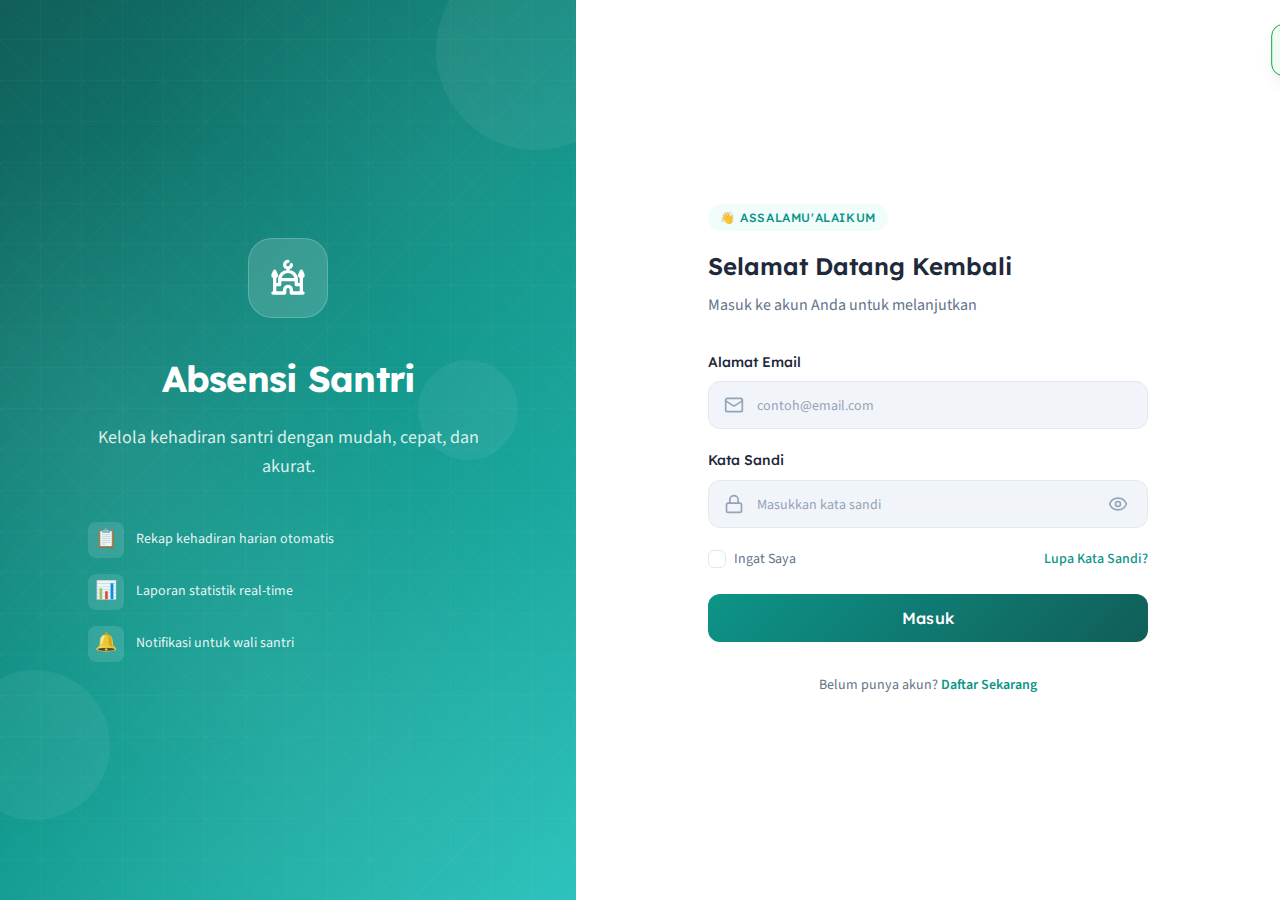
<file: index.html>
<!DOCTYPE html>
<html lang="id">
<head>
  <meta charset="UTF-8" />
  <meta name="viewport" content="width=device-width, initial-scale=1.0" />
  <title>Absensi Santri — Masuk</title>
  <link rel="stylesheet" href="css/style.css" />
</head>
<body>

  <!-- Toast Notification -->
  <div class="toast" id="toast">
    <svg width="18" height="18" viewBox="0 0 24 24" fill="none" stroke="currentColor" stroke-width="2" stroke-linecap="round" stroke-linejoin="round"><path d="M20 6 9 17l-5-5"/></svg>
    <span></span>
  </div>

  <div class="auth-container">

    <!-- ===== LEFT BRANDING PANEL ===== -->
    <div class="brand-panel">
      <!-- Floating decorative shapes -->
      <div class="floating-shape floating-shape-1"></div>
      <div class="floating-shape floating-shape-2"></div>
      <div class="floating-shape floating-shape-3"></div>

      <div class="brand-content">
        <!-- Logo -->
        <div class="brand-logo">
          <svg xmlns="http://www.w3.org/2000/svg" width="24" height="24" viewBox="0 0 24 24" fill="none" stroke="currentColor" stroke-linecap="round" stroke-linejoin="round" stroke-width="2">
            <path d="M3 21h7v-2a2 2 0 1 1 4 0v2h7M4 21V11m16 10V11M4 16h3v-3h10v3h3m-3-3a5 5 0 0 0-10 0m14-2.5c0-.329-.077-.653-.224-.947L20 8l-.776 1.553A2.1 2.1 0 0 0 19 10.5a.5.5 0 0 0 .5.5h1a.5.5 0 0 0 .5-.5m-16 0c0-.329-.077-.653-.224-.947L4 8l-.776 1.553A2.1 2.1 0 0 0 3 10.5a.5.5 0 0 0 .5.5h1a.5.5 0 0 0 .5-.5M12 2a2 2 0 1 0 2 2m-2 2v2" />
          </svg>
        </div>

        <h1 class="brand-title">Absensi Santri</h1>
        <p class="brand-subtitle">Kelola kehadiran santri dengan mudah, cepat, dan akurat.</p>

        <!-- Feature highlights -->
        <div class="brand-features">
          <div class="brand-feature">
            <div class="brand-feature-icon">📋</div>
            <span>Rekap kehadiran harian otomatis</span>
          </div>
          <div class="brand-feature">
            <div class="brand-feature-icon">📊</div>
            <span>Laporan statistik real-time</span>
          </div>
          <div class="brand-feature">
            <div class="brand-feature-icon">🔔</div>
            <span>Notifikasi untuk wali santri</span>
          </div>
        </div>
      </div>
    </div>

    <!-- ===== RIGHT FORM PANEL ===== -->
    <div class="form-panel">
      <div class="form-wrapper">

        <!-- ===== LOGIN FORM ===== -->
        <div class="form-section" id="loginSection">
          <div class="form-header">
            <div class="greeting">👋 Assalamu'alaikum</div>
            <h1>Selamat Datang Kembali</h1>
            <p>Masuk ke akun Anda untuk melanjutkan</p>
          </div>

          <form id="loginForm" novalidate>
            <!-- Email -->
            <div class="form-group">
              <label class="form-label" for="loginEmail">Alamat Email</label>
              <div class="input-wrapper">
                <span class="input-icon">
                  <svg xmlns="http://www.w3.org/2000/svg" width="24" height="24" viewBox="0 0 24 24" fill="none" stroke="currentColor" stroke-linecap="round" stroke-linejoin="round" stroke-width="2"><path d="m22 7l-8.991 5.727a2 2 0 0 1-2.009 0L2 7"/><rect width="20" height="16" x="2" y="4" rx="2"/></svg>
                </span>
                <input type="email" id="loginEmail" class="form-input" placeholder="contoh@email.com" autocomplete="email" />
              </div>
              <div class="error-message">
                <svg viewBox="0 0 24 24" fill="none" stroke="currentColor" stroke-width="2" stroke-linecap="round" stroke-linejoin="round"><circle cx="12" cy="12" r="10"/><line x1="12" y1="8" x2="12" y2="12"/><line x1="12" y1="16" x2="12.01" y2="16"/></svg>
                <span></span>
              </div>
            </div>

            <!-- Password -->
            <div class="form-group">
              <label class="form-label" for="loginPassword">Kata Sandi</label>
              <div class="input-wrapper">
                <span class="input-icon">
                  <svg xmlns="http://www.w3.org/2000/svg" width="24" height="24" viewBox="0 0 24 24" fill="none" stroke="currentColor" stroke-linecap="round" stroke-linejoin="round" stroke-width="2"><rect width="18" height="11" x="3" y="11" rx="2" ry="2"/><path d="M7 11V7a5 5 0 0 1 10 0v4"/></svg>
                </span>
                <input type="password" id="loginPassword" class="form-input" placeholder="Masukkan kata sandi" autocomplete="current-password" />
                <button type="button" class="password-toggle" aria-label="Tampilkan kata sandi">
                  <svg class="icon-eye" xmlns="http://www.w3.org/2000/svg" width="24" height="24" viewBox="0 0 24 24" fill="none" stroke="currentColor" stroke-linecap="round" stroke-linejoin="round" stroke-width="2"><path d="M2.062 12.348a1 1 0 0 1 0-.696a10.75 10.75 0 0 1 19.876 0a1 1 0 0 1 0 .696a10.75 10.75 0 0 1-19.876 0"/><circle cx="12" cy="12" r="3"/></svg>
                  <svg class="icon-eye-off" xmlns="http://www.w3.org/2000/svg" width="24" height="24" viewBox="0 0 24 24" fill="none" stroke="currentColor" stroke-linecap="round" stroke-linejoin="round" stroke-width="2"><path d="M10.733 5.076a10.744 10.744 0 0 1 11.205 6.575a1 1 0 0 1 0 .696a10.8 10.8 0 0 1-1.444 2.49m-6.41-.679a3 3 0 0 1-4.242-4.242"/><path d="M17.479 17.499a10.75 10.75 0 0 1-15.417-5.151a1 1 0 0 1 0-.696a10.75 10.75 0 0 1 4.446-5.143M2 2l20 20"/></svg>
                </button>
              </div>
              <div class="error-message">
                <svg viewBox="0 0 24 24" fill="none" stroke="currentColor" stroke-width="2" stroke-linecap="round" stroke-linejoin="round"><circle cx="12" cy="12" r="10"/><line x1="12" y1="8" x2="12" y2="12"/><line x1="12" y1="16" x2="12.01" y2="16"/></svg>
                <span></span>
              </div>
            </div>

            <!-- Options Row -->
            <div class="form-options">
              <label class="checkbox-wrapper">
                <input type="checkbox" id="rememberMe" />
                <span class="checkbox-custom">
                  <svg viewBox="0 0 24 24" fill="none" stroke="currentColor" stroke-width="3" stroke-linecap="round" stroke-linejoin="round"><path d="M20 6 9 17l-5-5"/></svg>
                </span>
                <span class="checkbox-label">Ingat Saya</span>
              </label>
              <a href="#" class="forgot-link">Lupa Kata Sandi?</a>
            </div>

            <!-- Submit -->
            <button type="submit" class="btn-submit">Masuk</button>
          </form>

          <!-- Switch to Register -->
          <div class="form-switch">
            Belum punya akun? <a href="#" id="showRegister">Daftar Sekarang</a>
          </div>
        </div>

        <!-- ===== REGISTER FORM ===== -->
        <div class="form-section hidden" id="registerSection">
          <div class="form-header">
            <div class="greeting">✨ Selamat Datang</div>
            <h1>Buat Akun Baru</h1>
            <p>Daftarkan diri Anda untuk memulai</p>
          </div>

          <form id="registerForm" novalidate>
            <!-- Full Name -->
            <div class="form-group">
              <label class="form-label" for="registerName">Nama Lengkap</label>
              <div class="input-wrapper">
                <span class="input-icon">
                  <svg xmlns="http://www.w3.org/2000/svg" width="24" height="24" viewBox="0 0 24 24" fill="none" stroke="currentColor" stroke-linecap="round" stroke-linejoin="round" stroke-width="2"><path d="M19 21v-2a4 4 0 0 0-4-4H9a4 4 0 0 0-4 4v2"/><circle cx="12" cy="7" r="4"/></svg>
                </span>
                <input type="text" id="registerName" class="form-input" placeholder="Masukkan nama lengkap" autocomplete="name" />
              </div>
              <div class="error-message">
                <svg viewBox="0 0 24 24" fill="none" stroke="currentColor" stroke-width="2" stroke-linecap="round" stroke-linejoin="round"><circle cx="12" cy="12" r="10"/><line x1="12" y1="8" x2="12" y2="12"/><line x1="12" y1="16" x2="12.01" y2="16"/></svg>
                <span></span>
              </div>
            </div>

            <!-- Email -->
            <div class="form-group">
              <label class="form-label" for="registerEmail">Alamat Email</label>
              <div class="input-wrapper">
                <span class="input-icon">
                  <svg xmlns="http://www.w3.org/2000/svg" width="24" height="24" viewBox="0 0 24 24" fill="none" stroke="currentColor" stroke-linecap="round" stroke-linejoin="round" stroke-width="2"><path d="m22 7l-8.991 5.727a2 2 0 0 1-2.009 0L2 7"/><rect width="20" height="16" x="2" y="4" rx="2"/></svg>
                </span>
                <input type="email" id="registerEmail" class="form-input" placeholder="contoh@email.com" autocomplete="email" />
              </div>
              <div class="error-message">
                <svg viewBox="0 0 24 24" fill="none" stroke="currentColor" stroke-width="2" stroke-linecap="round" stroke-linejoin="round"><circle cx="12" cy="12" r="10"/><line x1="12" y1="8" x2="12" y2="12"/><line x1="12" y1="16" x2="12.01" y2="16"/></svg>
                <span></span>
              </div>
            </div>

            <!-- Password -->
            <div class="form-group">
              <label class="form-label" for="registerPassword">Kata Sandi</label>
              <div class="input-wrapper">
                <span class="input-icon">
                  <svg xmlns="http://www.w3.org/2000/svg" width="24" height="24" viewBox="0 0 24 24" fill="none" stroke="currentColor" stroke-linecap="round" stroke-linejoin="round" stroke-width="2"><rect width="18" height="11" x="3" y="11" rx="2" ry="2"/><path d="M7 11V7a5 5 0 0 1 10 0v4"/></svg>
                </span>
                <input type="password" id="registerPassword" class="form-input" placeholder="Minimal 6 karakter" autocomplete="new-password" />
                <button type="button" class="password-toggle" aria-label="Tampilkan kata sandi">
                  <svg class="icon-eye" xmlns="http://www.w3.org/2000/svg" width="24" height="24" viewBox="0 0 24 24" fill="none" stroke="currentColor" stroke-linecap="round" stroke-linejoin="round" stroke-width="2"><path d="M2.062 12.348a1 1 0 0 1 0-.696a10.75 10.75 0 0 1 19.876 0a1 1 0 0 1 0 .696a10.75 10.75 0 0 1-19.876 0"/><circle cx="12" cy="12" r="3"/></svg>
                  <svg class="icon-eye-off" xmlns="http://www.w3.org/2000/svg" width="24" height="24" viewBox="0 0 24 24" fill="none" stroke="currentColor" stroke-linecap="round" stroke-linejoin="round" stroke-width="2"><path d="M10.733 5.076a10.744 10.744 0 0 1 11.205 6.575a1 1 0 0 1 0 .696a10.8 10.8 0 0 1-1.444 2.49m-6.41-.679a3 3 0 0 1-4.242-4.242"/><path d="M17.479 17.499a10.75 10.75 0 0 1-15.417-5.151a1 1 0 0 1 0-.696a10.75 10.75 0 0 1 4.446-5.143M2 2l20 20"/></svg>
                </button>
              </div>
              <div class="error-message">
                <svg viewBox="0 0 24 24" fill="none" stroke="currentColor" stroke-width="2" stroke-linecap="round" stroke-linejoin="round"><circle cx="12" cy="12" r="10"/><line x1="12" y1="8" x2="12" y2="12"/><line x1="12" y1="16" x2="12.01" y2="16"/></svg>
                <span></span>
              </div>
            </div>

            <!-- Confirm Password -->
            <div class="form-group">
              <label class="form-label" for="registerConfirmPassword">Konfirmasi Kata Sandi</label>
              <div class="input-wrapper">
                <span class="input-icon">
                  <svg xmlns="http://www.w3.org/2000/svg" width="24" height="24" viewBox="0 0 24 24" fill="none" stroke="currentColor" stroke-linecap="round" stroke-linejoin="round" stroke-width="2"><rect width="18" height="11" x="3" y="11" rx="2" ry="2"/><path d="M7 11V7a5 5 0 0 1 10 0v4"/></svg>
                </span>
                <input type="password" id="registerConfirmPassword" class="form-input" placeholder="Ulangi kata sandi" autocomplete="new-password" />
                <button type="button" class="password-toggle" aria-label="Tampilkan kata sandi">
                  <svg class="icon-eye" xmlns="http://www.w3.org/2000/svg" width="24" height="24" viewBox="0 0 24 24" fill="none" stroke="currentColor" stroke-linecap="round" stroke-linejoin="round" stroke-width="2"><path d="M2.062 12.348a1 1 0 0 1 0-.696a10.75 10.75 0 0 1 19.876 0a1 1 0 0 1 0 .696a10.75 10.75 0 0 1-19.876 0"/><circle cx="12" cy="12" r="3"/></svg>
                  <svg class="icon-eye-off" xmlns="http://www.w3.org/2000/svg" width="24" height="24" viewBox="0 0 24 24" fill="none" stroke="currentColor" stroke-linecap="round" stroke-linejoin="round" stroke-width="2"><path d="M10.733 5.076a10.744 10.744 0 0 1 11.205 6.575a1 1 0 0 1 0 .696a10.8 10.8 0 0 1-1.444 2.49m-6.41-.679a3 3 0 0 1-4.242-4.242"/><path d="M17.479 17.499a10.75 10.75 0 0 1-15.417-5.151a1 1 0 0 1 0-.696a10.75 10.75 0 0 1 4.446-5.143M2 2l20 20"/></svg>
                </button>
              </div>
              <div class="error-message">
                <svg viewBox="0 0 24 24" fill="none" stroke="currentColor" stroke-width="2" stroke-linecap="round" stroke-linejoin="round"><circle cx="12" cy="12" r="10"/><line x1="12" y1="8" x2="12" y2="12"/><line x1="12" y1="16" x2="12.01" y2="16"/></svg>
                <span></span>
              </div>
            </div>

            <!-- Submit -->
            <button type="submit" class="btn-submit">Daftar</button>
          </form>

          <!-- Switch to Login -->
          <div class="form-switch">
            Sudah punya akun? <a href="#" id="showLogin">Masuk</a>
          </div>
        </div>

      </div>
    </div>

  </div>

  <script src="js/auth.js"></script>
  <script src="js/script.js"></script>
</body>
</html>
</file>
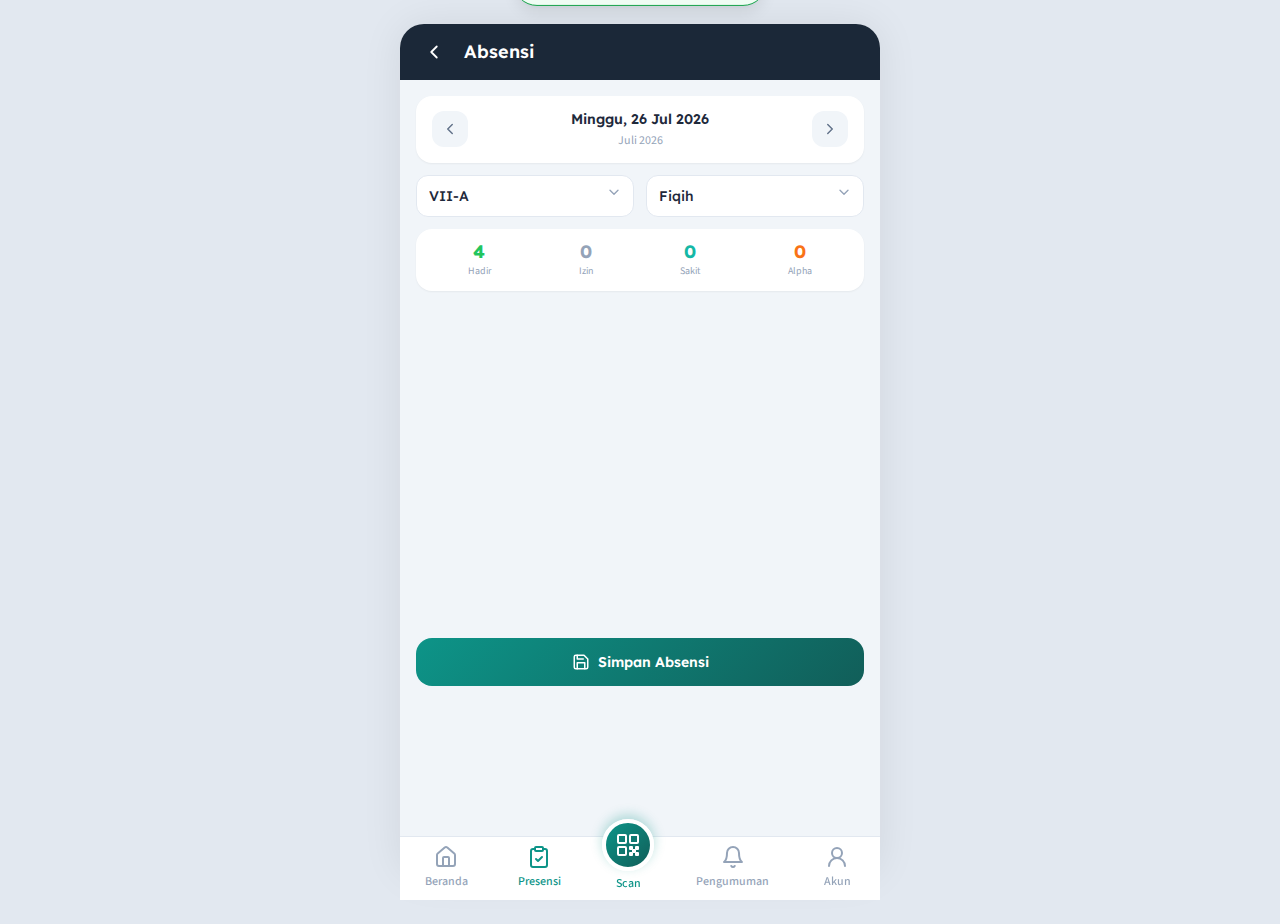
<file: absensi.html>
<!DOCTYPE html>
<html lang="id">
<head>
  <meta charset="UTF-8" />
  <meta name="viewport" content="width=device-width, initial-scale=1.0" />
  <title>Absensi — Absensi Santri</title>
  <link rel="stylesheet" href="css/style.css" />
  <link rel="stylesheet" href="css/dashboard.css" />
  <link rel="stylesheet" href="css/absensi.css" />
  <link rel="stylesheet" href="css/scan.css" />
  <link rel="stylesheet" href="css/notif-popup.css" />
</head>
<body>

  <div class="app-container">

    <!-- ===== HEADER ===== -->
    <header class="ab-header">
      <button class="ab-header-back" onclick="history.back()" aria-label="Kembali">
        <svg xmlns="http://www.w3.org/2000/svg" width="22" height="22" viewBox="0 0 24 24" fill="none" stroke="currentColor" stroke-linecap="round" stroke-linejoin="round" stroke-width="2"><path d="m15 18-6-6 6-6"/></svg>
      </button>
      <h1 class="ab-header-title">Absensi</h1>
    </header>

    <!-- ===== DATE NAVIGATOR ===== -->
    <div class="ab-date-nav">
      <button class="ab-date-btn" id="prevDate" aria-label="Hari sebelumnya">
        <svg xmlns="http://www.w3.org/2000/svg" width="18" height="18" viewBox="0 0 24 24" fill="none" stroke="currentColor" stroke-linecap="round" stroke-linejoin="round" stroke-width="2"><path d="m15 18-6-6 6-6"/></svg>
      </button>
      <div class="ab-date-display">
        <span class="ab-date-main" id="abDateMain"></span>
        <span class="ab-date-sub" id="abDateSub"></span>
      </div>
      <button class="ab-date-btn" id="nextDate" aria-label="Hari berikutnya">
        <svg xmlns="http://www.w3.org/2000/svg" width="18" height="18" viewBox="0 0 24 24" fill="none" stroke="currentColor" stroke-linecap="round" stroke-linejoin="round" stroke-width="2"><path d="m9 18 6-6-6-6"/></svg>
      </button>
    </div>

    <!-- ===== FILTER SELECTORS ===== -->
    <div class="ab-selectors">
      <div class="ab-select-wrap">
        <select class="ab-select" id="selectKelas">
          <!-- Options akan diisi oleh JavaScript dari data kelas -->
        </select>
        <span class="ab-select-arrow">
          <svg xmlns="http://www.w3.org/2000/svg" width="16" height="16" viewBox="0 0 24 24" fill="none" stroke="currentColor" stroke-linecap="round" stroke-linejoin="round" stroke-width="2"><path d="m6 9 6 6 6-6"/></svg>
        </span>
      </div>
      <div class="ab-select-wrap">
        <select class="ab-select" id="selectMapel">
          <!-- Options akan diisi oleh JavaScript dari data mapel -->
        </select>
        <span class="ab-select-arrow">
          <svg xmlns="http://www.w3.org/2000/svg" width="16" height="16" viewBox="0 0 24 24" fill="none" stroke="currentColor" stroke-linecap="round" stroke-linejoin="round" stroke-width="2"><path d="m6 9 6 6 6-6"/></svg>
        </span>
      </div>
    </div>

    <!-- ===== STATS SUMMARY ===== -->
    <div class="ab-stats">
      <div class="ab-stat">
        <span class="ab-stat-count hadir" id="countHadir">0</span>
        <span class="ab-stat-label">Hadir</span>
      </div>
      <div class="ab-stat">
        <span class="ab-stat-count izin" id="countIzin">0</span>
        <span class="ab-stat-label">Izin</span>
      </div>
      <div class="ab-stat">
        <span class="ab-stat-count sakit" id="countSakit">0</span>
        <span class="ab-stat-label">Sakit</span>
      </div>
      <div class="ab-stat">
        <span class="ab-stat-count alpha" id="countAlpha">0</span>
        <span class="ab-stat-label">Alpha</span>
      </div>
    </div>

    <!-- ===== STUDENT ATTENDANCE LIST ===== -->
    <div class="ab-list" id="absensiList">
      <!-- Daftar siswa akan diisi oleh JavaScript berdasarkan kelas yang dipilih -->
    </div>

    <!-- ===== SUBMIT BUTTON ===== -->
    <div class="ab-submit-wrap">
      <button class="ab-submit" id="btnSimpan">
        <svg xmlns="http://www.w3.org/2000/svg" width="18" height="18" viewBox="0 0 24 24" fill="none" stroke="currentColor" stroke-linecap="round" stroke-linejoin="round" stroke-width="2"><path d="M19 21H5a2 2 0 0 1-2-2V5a2 2 0 0 1 2-2h11l5 5v11a2 2 0 0 1-2 2z"/><polyline points="17 21 17 13 7 13 7 21"/><polyline points="7 3 7 8 15 8"/></svg>
        Simpan Absensi
      </button>
    </div>

    <!-- ===== TOAST ===== -->
    <div class="ab-toast" id="abToast">
      <svg xmlns="http://www.w3.org/2000/svg" width="18" height="18" viewBox="0 0 24 24" fill="none" stroke="currentColor" stroke-linecap="round" stroke-linejoin="round" stroke-width="2"><path d="M22 11.08V12a10 10 0 1 1-5.93-9.14"/><polyline points="22 4 12 14.01 9 11.01"/></svg>
      Absensi berhasil disimpan!
    </div>

    <!-- ===== BOTTOM NAVIGATION ===== -->
    <nav class="bottom-nav">
      <a href="dashboard.html" class="nav-tab">
        <svg xmlns="http://www.w3.org/2000/svg" width="24" height="24" viewBox="0 0 24 24" fill="none" stroke="currentColor" stroke-linecap="round" stroke-linejoin="round" stroke-width="2"><path d="M15 21v-8a1 1 0 0 0-1-1h-4a1 1 0 0 0-1 1v8"/><path d="M3 10a2 2 0 0 1 .709-1.528l7-5.999a2 2 0 0 1 2.582 0l7 5.999A2 2 0 0 1 21 10v9a2 2 0 0 1-2 2H5a2 2 0 0 1-2-2z"/></svg>
        <span class="nav-tab-label">Beranda</span>
      </a>
      <a href="presensi.html" class="nav-tab active">
        <svg xmlns="http://www.w3.org/2000/svg" width="24" height="24" viewBox="0 0 24 24" fill="none" stroke="currentColor" stroke-linecap="round" stroke-linejoin="round" stroke-width="2"><rect width="8" height="4" x="8" y="2" rx="1" ry="1"/><path d="M16 4h2a2 2 0 0 1 2 2v14a2 2 0 0 1-2 2H6a2 2 0 0 1-2-2V6a2 2 0 0 1 2-2h2"/><path d="m9 14l2 2l4-4"/></svg>
        <span class="nav-tab-label">Presensi</span>
      </a>
      <!-- Scan QR -->
      <div class="nav-qr-wrap">
        <a href="#" class="nav-qr-btn" aria-label="Scan QR Code">
          <svg xmlns="http://www.w3.org/2000/svg" width="24" height="24" viewBox="0 0 24 24" fill="none" stroke="currentColor" stroke-linecap="round" stroke-linejoin="round" stroke-width="2"><rect x="2" y="2" width="8" height="8" rx="1"/><rect x="14" y="2" width="8" height="8" rx="1"/><rect x="2" y="14" width="8" height="8" rx="1"/><path d="M14 14h2v2h-2z"/><path d="M20 14h2v2h-2z"/><path d="M14 20h2v2h-2z"/><path d="M20 20h2v2h-2z"/><path d="M17 17h2v2h-2z"/></svg>
        </a>
        <span class="nav-qr-label">Scan</span>
      </div>
      <a href="pengumuman.html" class="nav-tab">
        <svg xmlns="http://www.w3.org/2000/svg" width="24" height="24" viewBox="0 0 24 24" fill="none" stroke="currentColor" stroke-linecap="round" stroke-linejoin="round" stroke-width="2"><path d="M6 8a6 6 0 0 1 12 0c0 7 3 9 3 9H3s3-2 3-9"/><path d="M10.3 21a1.94 1.94 0 0 0 3.4 0"/></svg>
        <span class="nav-tab-label">Pengumuman</span>
      </a>
      <a href="akun.html" class="nav-tab">
        <svg xmlns="http://www.w3.org/2000/svg" width="24" height="24" viewBox="0 0 24 24" fill="none" stroke="currentColor" stroke-linecap="round" stroke-linejoin="round" stroke-width="2"><circle cx="12" cy="8" r="5"/><path d="M20 21a8 8 0 1 0-16 0"/></svg>
        <span class="nav-tab-label">Akun</span>
      </a>
    </nav>

  </div>

  <script src="js/attendance-store.js"></script>
  <script src="js/absensi.js"></script>
  <script src="js/notif-popup.js"></script>
  <script src="js/scan.js"></script>
</body>
</html>
</file>
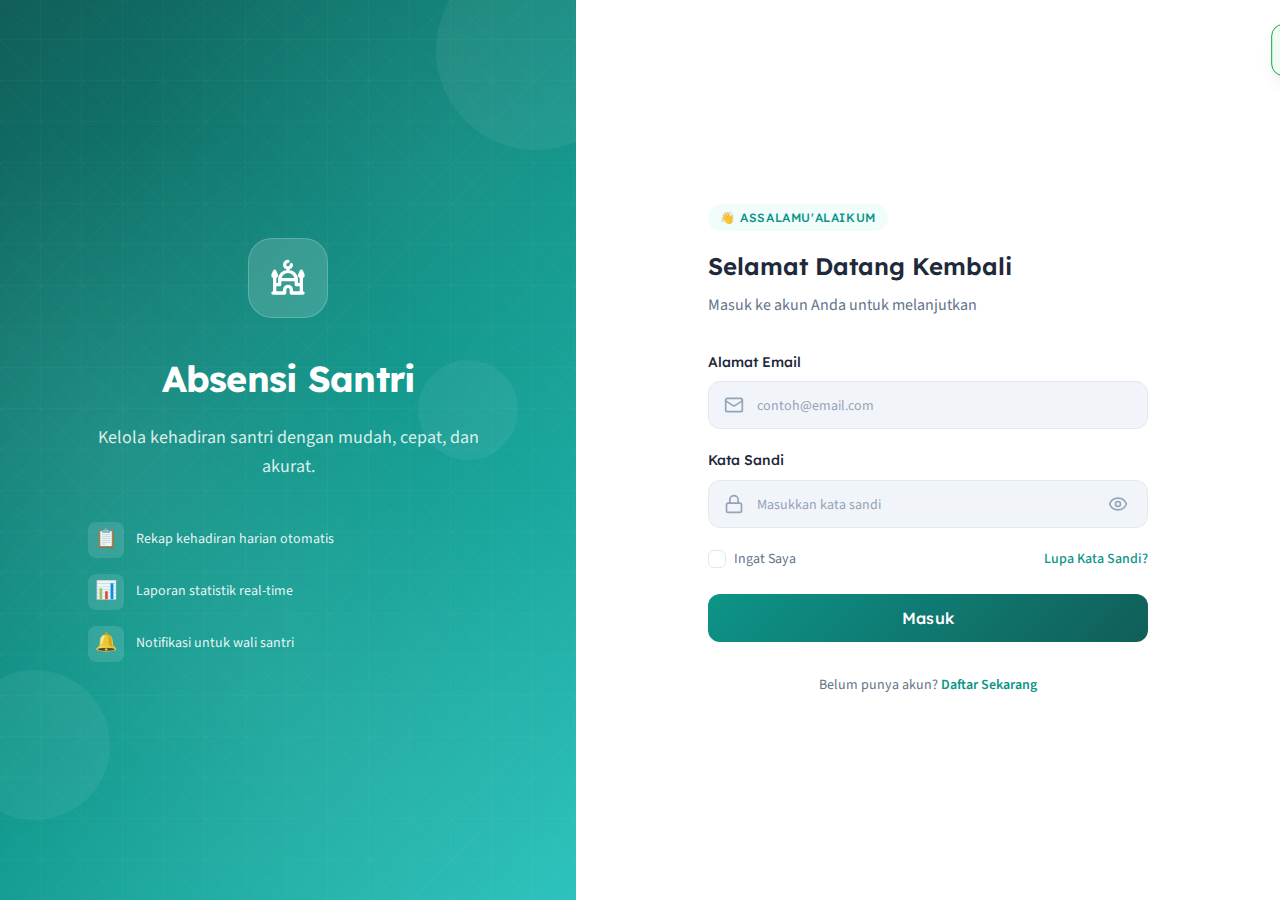
<file: akun.html>
<!DOCTYPE html>
<html lang="id">
<head>
  <meta charset="UTF-8" />
  <meta name="viewport" content="width=device-width, initial-scale=1.0" />
  <title>Akun — Absensi Santri</title>
  <link rel="stylesheet" href="css/style.css" />
  <link rel="stylesheet" href="css/dashboard.css" />
  <link rel="stylesheet" href="css/akun.css" />
  <link rel="stylesheet" href="css/scan.css" />
  <link rel="stylesheet" href="css/notif-popup.css" />
</head>
<body>

  <div class="app-container">

    <!-- ===== PROFILE HEADER ===== -->
    <div class="profile-header">
      <div class="profile-avatar">A</div>
      <h1 class="profile-name">Ahmad Ramadhan</h1>
      <div class="profile-tags">
        <span class="profile-tag" id="profileReg">No. Registrasi: -</span>
        <span class="profile-tag">Kelas 9A</span>
        <span class="profile-tag">Santri Putra</span>
      </div>
    </div>

    <!-- ===== STATS CARD ===== -->
    <div class="stats-card">
      <div class="stats-row">
        <div class="stat-item hadir">
          <span class="stat-value">42</span>
          <span class="stat-label">Hadir</span>
        </div>
        <div class="stat-item izin">
          <span class="stat-value">3</span>
          <span class="stat-label">Izin</span>
        </div>
        <div class="stat-item sakit">
          <span class="stat-value">2</span>
          <span class="stat-label">Sakit</span>
        </div>
        <div class="stat-item alpha">
          <span class="stat-value">0</span>
          <span class="stat-label">Alpha</span>
        </div>
      </div>
    </div>

    <!-- ===== MENU: Pengaturan ===== -->
    <div class="menu-section">
      <h2 class="menu-section-title">Pengaturan</h2>
      <div class="menu-card">

        <!-- Edit Profil -->
        <a href="edit-profil.html" class="menu-item">
          <div class="menu-item-icon primary">
            <svg xmlns="http://www.w3.org/2000/svg" width="20" height="20" viewBox="0 0 24 24" fill="none" stroke="currentColor" stroke-linecap="round" stroke-linejoin="round" stroke-width="2"><path d="M17 3a2.85 2.83 0 1 1 4 4L7.5 20.5 2 22l1.5-5.5Z"/><path d="m15 5 4 4"/></svg>
          </div>
          <div class="menu-item-text">
            <span class="menu-item-label">Edit Profil</span>
            <span class="menu-item-sub">Perbarui informasi pribadi Anda</span>
          </div>
          <span class="menu-item-arrow">
            <svg xmlns="http://www.w3.org/2000/svg" width="18" height="18" viewBox="0 0 24 24" fill="none" stroke="currentColor" stroke-linecap="round" stroke-linejoin="round" stroke-width="2"><polyline points="9 18 15 12 9 6"/></svg>
          </span>
        </a>

        <!-- Ubah Password -->
        <a href="ubah-password.html" class="menu-item">
          <div class="menu-item-icon purple">
            <svg xmlns="http://www.w3.org/2000/svg" width="20" height="20" viewBox="0 0 24 24" fill="none" stroke="currentColor" stroke-linecap="round" stroke-linejoin="round" stroke-width="2"><rect width="18" height="11" x="3" y="11" rx="2" ry="2"/><path d="M7 11V7a5 5 0 0 1 10 0v4"/></svg>
          </div>
          <div class="menu-item-text">
            <span class="menu-item-label">Ubah Password</span>
            <span class="menu-item-sub">Ganti kata sandi akun</span>
          </div>
          <span class="menu-item-arrow">
            <svg xmlns="http://www.w3.org/2000/svg" width="18" height="18" viewBox="0 0 24 24" fill="none" stroke="currentColor" stroke-linecap="round" stroke-linejoin="round" stroke-width="2"><polyline points="9 18 15 12 9 6"/></svg>
          </span>
        </a>

        <!-- Notifikasi -->
        <a href="notifikasi.html" class="menu-item">
          <div class="menu-item-icon amber">
            <svg xmlns="http://www.w3.org/2000/svg" width="20" height="20" viewBox="0 0 24 24" fill="none" stroke="currentColor" stroke-linecap="round" stroke-linejoin="round" stroke-width="2"><path d="M6 8a6 6 0 0 1 12 0c0 7 3 9 3 9H3s3-2 3-9"/><path d="M10.3 21a1.94 1.94 0 0 0 3.4 0"/></svg>
          </div>
          <div class="menu-item-text">
            <span class="menu-item-label">Notifikasi</span>
            <span class="menu-item-sub">Atur preferensi notifikasi</span>
          </div>
          <span class="menu-item-arrow">
            <svg xmlns="http://www.w3.org/2000/svg" width="18" height="18" viewBox="0 0 24 24" fill="none" stroke="currentColor" stroke-linecap="round" stroke-linejoin="round" stroke-width="2"><polyline points="9 18 15 12 9 6"/></svg>
          </span>
        </a>

      </div>
    </div>



    <!-- ===== LOGOUT ===== -->
    <div class="logout-section">
      <button class="btn-logout" id="btnLogout">
        <svg xmlns="http://www.w3.org/2000/svg" width="18" height="18" viewBox="0 0 24 24" fill="none" stroke="currentColor" stroke-linecap="round" stroke-linejoin="round" stroke-width="2"><path d="M9 21H5a2 2 0 0 1-2-2V5a2 2 0 0 1 2-2h4"/><polyline points="16 17 21 12 16 7"/><line x1="21" y1="12" x2="9" y2="12"/></svg>
        Keluar
      </button>
    </div>

    <!-- ===== APP VERSION ===== -->
    <p class="app-version">AKAMID v1.0.0 &copy; 2026</p>

    <!-- ===== BOTTOM NAVIGATION ===== -->
    <nav class="bottom-nav">
      <!-- Beranda -->
      <a href="dashboard.html" class="nav-tab">
        <svg xmlns="http://www.w3.org/2000/svg" width="24" height="24" viewBox="0 0 24 24" fill="none" stroke="currentColor" stroke-linecap="round" stroke-linejoin="round" stroke-width="2"><path d="M15 21v-8a1 1 0 0 0-1-1h-4a1 1 0 0 0-1 1v8"/><path d="M3 10a2 2 0 0 1 .709-1.528l7-5.999a2 2 0 0 1 2.582 0l7 5.999A2 2 0 0 1 21 10v9a2 2 0 0 1-2 2H5a2 2 0 0 1-2-2z"/></svg>
        <span class="nav-tab-label">Beranda</span>
      </a>

      <!-- Presensi -->
      <a href="presensi.html" class="nav-tab">
        <svg xmlns="http://www.w3.org/2000/svg" width="24" height="24" viewBox="0 0 24 24" fill="none" stroke="currentColor" stroke-linecap="round" stroke-linejoin="round" stroke-width="2"><rect width="8" height="4" x="8" y="2" rx="1" ry="1"/><path d="M16 4h2a2 2 0 0 1 2 2v14a2 2 0 0 1-2 2H6a2 2 0 0 1-2-2V6a2 2 0 0 1 2-2h2"/><path d="m9 14l2 2l4-4"/></svg>
        <span class="nav-tab-label">Presensi</span>
      </a>

      <!-- Scan QR -->
      <div class="nav-qr-wrap">
        <a href="#" class="nav-qr-btn" aria-label="Scan QR Code">
          <svg xmlns="http://www.w3.org/2000/svg" width="24" height="24" viewBox="0 0 24 24" fill="none" stroke="currentColor" stroke-linecap="round" stroke-linejoin="round" stroke-width="2"><rect x="2" y="2" width="8" height="8" rx="1"/><rect x="14" y="2" width="8" height="8" rx="1"/><rect x="2" y="14" width="8" height="8" rx="1"/><path d="M14 14h2v2h-2z"/><path d="M20 14h2v2h-2z"/><path d="M14 20h2v2h-2z"/><path d="M20 20h2v2h-2z"/><path d="M17 17h2v2h-2z"/></svg>
        </a>
        <span class="nav-qr-label">Scan</span>
      </div>

      <!-- Pengumuman -->
      <a href="pengumuman.html" class="nav-tab">
        <svg xmlns="http://www.w3.org/2000/svg" width="24" height="24" viewBox="0 0 24 24" fill="none" stroke="currentColor" stroke-linecap="round" stroke-linejoin="round" stroke-width="2"><path d="M6 8a6 6 0 0 1 12 0c0 7 3 9 3 9H3s3-2 3-9"/><path d="M10.3 21a1.94 1.94 0 0 0 3.4 0"/></svg>
        <span class="nav-tab-label">Pengumuman</span>
      </a>

      <!-- Akun (Active) -->
      <a href="akun.html" class="nav-tab active">
        <svg xmlns="http://www.w3.org/2000/svg" width="24" height="24" viewBox="0 0 24 24" fill="none" stroke="currentColor" stroke-linecap="round" stroke-linejoin="round" stroke-width="2"><circle cx="12" cy="8" r="5"/><path d="M20 21a8 8 0 1 0-16 0"/></svg>
        <span class="nav-tab-label">Akun</span>
      </a>
    </nav>

  </div>

  <script src="js/auth.js"></script>
  <script src="js/attendance-store.js"></script>
  <script src="js/akun.js"></script>
  <script src="js/notif-popup.js"></script>
  <script src="js/scan.js"></script>
</body>
</html>
</file>
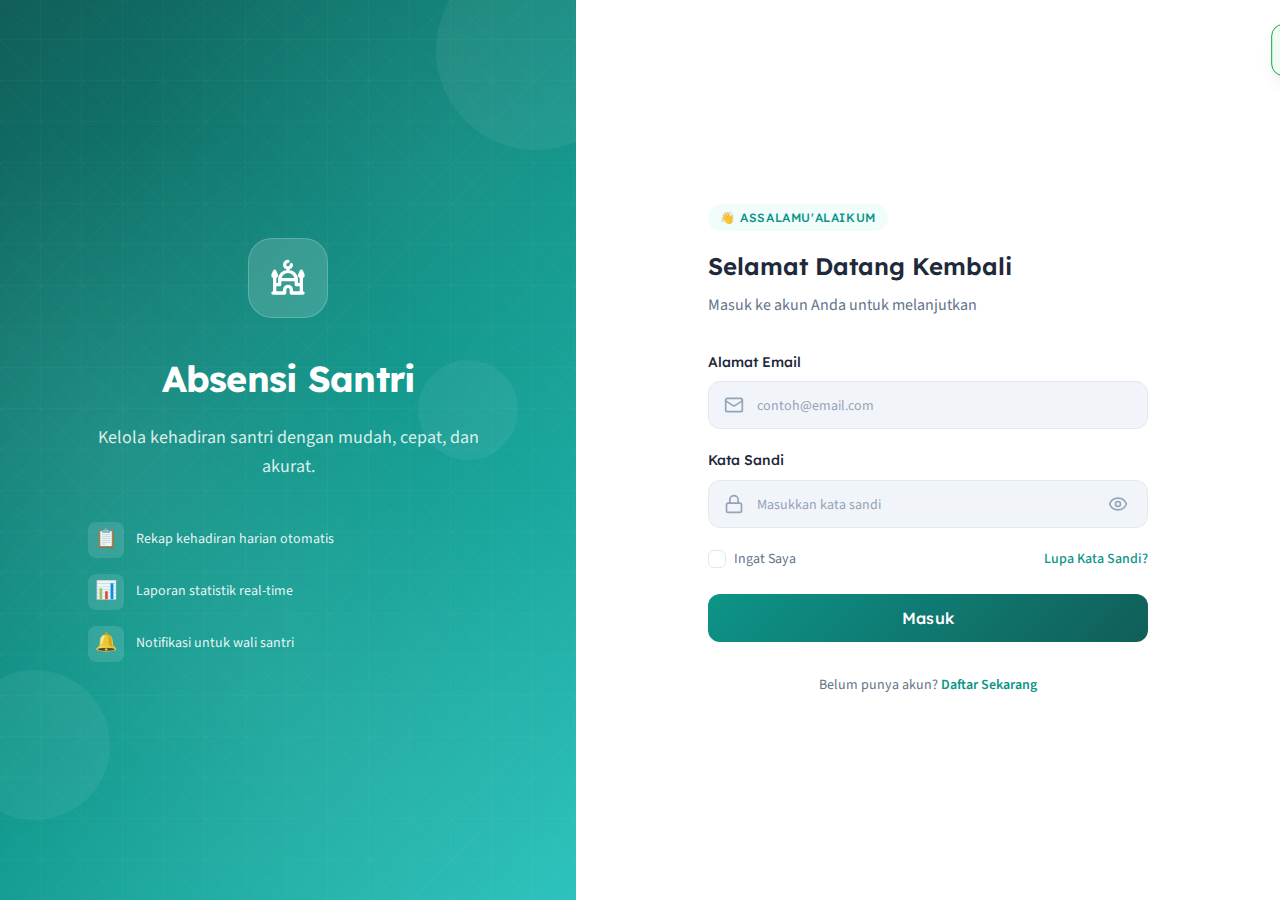
<file: dashboard.html>
<!DOCTYPE html>
<html lang="id">
<head>
  <meta charset="UTF-8" />
  <meta name="viewport" content="width=device-width, initial-scale=1.0" />
  <title>Dashboard — Absensi Santri</title>
  <link rel="stylesheet" href="css/style.css" />
  <link rel="stylesheet" href="css/dashboard.css" />
  <link rel="stylesheet" href="css/scan.css" />
  <link rel="stylesheet" href="css/notif-popup.css" />
</head>
<body>

  <div class="app-container">

    <!-- ===== TOP HEADER ===== -->
    <header class="app-header">
      <div class="marquee-wrapper">
        <span class="marquee-text">Selamat Datang di Aplikasi AKAMID</span>
      </div>
    </header>

    <!-- ===== GREETING CARD ===== -->
    <div class="greeting-card">
      <div class="greeting-left">
        <div class="greeting-avatar">A</div>
        <div class="greeting-text">
          <span class="greeting-label">Selamat Pagi!</span>
          <span class="greeting-name">Ahmad Ramadhan</span>
        </div>
      </div>
      <div class="greeting-actions">
        <div class="notification-badge" id="notifBadge">
          <svg xmlns="http://www.w3.org/2000/svg" width="24" height="24" viewBox="0 0 24 24" fill="none" stroke="currentColor" stroke-linecap="round" stroke-linejoin="round" stroke-width="2"><path d="M6 8a6 6 0 0 1 12 0c0 7 3 9 3 9H3s3-2 3-9"/><path d="M10.3 21a1.94 1.94 0 0 0 3.4 0"/></svg>
          <span class="badge-count" id="badgeCount">3</span>
        </div>
        <button class="greeting-settings" aria-label="Pengaturan">
          <svg xmlns="http://www.w3.org/2000/svg" width="24" height="24" viewBox="0 0 24 24" fill="none" stroke="currentColor" stroke-linecap="round" stroke-linejoin="round" stroke-width="2"><path d="M9.671 4.136a2.34 2.34 0 0 1 4.659 0a2.34 2.34 0 0 0 3.319 1.915a2.34 2.34 0 0 1 2.33 4.033a2.34 2.34 0 0 0 0 3.831a2.34 2.34 0 0 1-2.33 4.033a2.34 2.34 0 0 0-3.319 1.915a2.34 2.34 0 0 1-4.659 0a2.34 2.34 0 0 0-3.32-1.915a2.34 2.34 0 0 1-2.33-4.033a2.34 2.34 0 0 0 0-3.831A2.34 2.34 0 0 1 6.35 6.051a2.34 2.34 0 0 0 3.319-1.915"/><circle cx="12" cy="12" r="3"/></svg>
        </button>
      </div>
    </div>

    <!-- ===== INFO CARD (Date + Stats) ===== -->
    <div class="info-card">
      <!-- Date Row -->
      <div class="info-date-row">
        <span class="info-date" id="currentDate"></span>
        <span class="info-semester">Semester Ganjil</span>
      </div>

      <!-- Stats Circles -->
      <div class="stats-row">
        <div class="stat-item hadir">
          <div class="stat-circle">0</div>
          <span class="stat-item-label">Hadir</span>
        </div>
        <div class="stat-item izin">
          <div class="stat-circle">0</div>
          <span class="stat-item-label">Izin</span>
        </div>
        <div class="stat-item sakit">
          <div class="stat-circle">0</div>
          <span class="stat-item-label">Sakit</span>
        </div>
        <div class="stat-item alpha">
          <div class="stat-circle">0</div>
          <span class="stat-item-label">Alpha</span>
        </div>
      </div>


    </div>



    <!-- ===== JADWAL HARI INI ===== -->
    <div class="section-card">
      <div class="section-header">
        <h2 class="section-title">
          <svg xmlns="http://www.w3.org/2000/svg" width="20" height="20" viewBox="0 0 24 24" fill="none" stroke="currentColor" stroke-linecap="round" stroke-linejoin="round" stroke-width="2"><rect x="3" y="4" width="18" height="18" rx="2" ry="2"/><line x1="16" y1="2" x2="16" y2="6"/><line x1="8" y1="2" x2="8" y2="6"/><line x1="3" y1="10" x2="21" y2="10"/></svg>
          Jadwal Hari Ini
        </h2>
        <span class="section-badge" id="scheduleDay">Kamis</span>
      </div>

      <div class="schedule-list">
        <!-- Jadwal 1 -->
        <div class="schedule-item">
          <div class="schedule-time">
            <span class="time-start">07:00</span>
            <span class="time-separator"></span>
            <span class="time-end">08:30</span>
          </div>
          <div class="schedule-line">
            <span class="schedule-dot color-fiqh"></span>
          </div>
          <div class="schedule-detail">
            <span class="schedule-subject">Fiqih</span>
            <span class="schedule-teacher">
              <svg xmlns="http://www.w3.org/2000/svg" width="12" height="12" viewBox="0 0 24 24" fill="none" stroke="currentColor" stroke-linecap="round" stroke-linejoin="round" stroke-width="2"><circle cx="12" cy="8" r="5"/><path d="M20 21a8 8 0 1 0-16 0"/></svg>
              Ust. Abdullah
            </span>
          </div>
        </div>

        <!-- Jadwal 2 -->
        <div class="schedule-item">
          <div class="schedule-time">
            <span class="time-start">08:30</span>
            <span class="time-separator"></span>
            <span class="time-end">10:00</span>
          </div>
          <div class="schedule-line">
            <span class="schedule-dot color-nahwu"></span>
          </div>
          <div class="schedule-detail">
            <span class="schedule-subject">Nahwu Shorof</span>
            <span class="schedule-teacher">
              <svg xmlns="http://www.w3.org/2000/svg" width="12" height="12" viewBox="0 0 24 24" fill="none" stroke="currentColor" stroke-linecap="round" stroke-linejoin="round" stroke-width="2"><circle cx="12" cy="8" r="5"/><path d="M20 21a8 8 0 1 0-16 0"/></svg>
              Ust. Mahmud
            </span>
          </div>
        </div>

        <!-- Jadwal 3 -->
        <div class="schedule-item">
          <div class="schedule-time">
            <span class="time-start">10:15</span>
            <span class="time-separator"></span>
            <span class="time-end">11:45</span>
          </div>
          <div class="schedule-line">
            <span class="schedule-dot color-hadits"></span>
          </div>
          <div class="schedule-detail">
            <span class="schedule-subject">Hadits</span>
            <span class="schedule-teacher">
              <svg xmlns="http://www.w3.org/2000/svg" width="12" height="12" viewBox="0 0 24 24" fill="none" stroke="currentColor" stroke-linecap="round" stroke-linejoin="round" stroke-width="2"><circle cx="12" cy="8" r="5"/><path d="M20 21a8 8 0 1 0-16 0"/></svg>
              Ust. Hasan
            </span>
          </div>
        </div>

        <!-- Jadwal 4 -->
        <div class="schedule-item">
          <div class="schedule-time">
            <span class="time-start">13:00</span>
            <span class="time-separator"></span>
            <span class="time-end">14:30</span>
          </div>
          <div class="schedule-line">
            <span class="schedule-dot color-tahfidz"></span>
          </div>
          <div class="schedule-detail">
            <span class="schedule-subject">Tahfidz Al-Qur'an</span>
            <span class="schedule-teacher">
              <svg xmlns="http://www.w3.org/2000/svg" width="12" height="12" viewBox="0 0 24 24" fill="none" stroke="currentColor" stroke-linecap="round" stroke-linejoin="round" stroke-width="2"><circle cx="12" cy="8" r="5"/><path d="M20 21a8 8 0 1 0-16 0"/></svg>
              Ust. Ibrahim
            </span>
          </div>
        </div>

        <!-- Jadwal 5 -->
        <div class="schedule-item">
          <div class="schedule-time">
            <span class="time-start">15:30</span>
            <span class="time-separator"></span>
            <span class="time-end">17:00</span>
          </div>
          <div class="schedule-line">
            <span class="schedule-dot color-aqidah"></span>
          </div>
          <div class="schedule-detail">
            <span class="schedule-subject">Aqidah Akhlak</span>
            <span class="schedule-teacher">
              <svg xmlns="http://www.w3.org/2000/svg" width="12" height="12" viewBox="0 0 24 24" fill="none" stroke="currentColor" stroke-linecap="round" stroke-linejoin="round" stroke-width="2"><circle cx="12" cy="8" r="5"/><path d="M20 21a8 8 0 1 0-16 0"/></svg>
              Ust. Salim
            </span>
          </div>
        </div>
      </div>
    </div>

    <!-- ===== PENGUMUMAN TERBARU ===== -->
    <div class="section-card">
      <div class="section-header">
        <h2 class="section-title">
          <svg xmlns="http://www.w3.org/2000/svg" width="20" height="20" viewBox="0 0 24 24" fill="none" stroke="currentColor" stroke-linecap="round" stroke-linejoin="round" stroke-width="2"><path d="M6 8a6 6 0 0 1 12 0c0 7 3 9 3 9H3s3-2 3-9"/><path d="M10.3 21a1.94 1.94 0 0 0 3.4 0"/></svg>
          Pengumuman Terbaru
        </h2>
        <a href="pengumuman.html" class="section-link">Lihat Semua</a>
      </div>

      <div class="news-list">
        <!-- Pengumuman 1 -->
        <a href="pengumuman.html" class="news-item news-penting">
          <div class="news-icon">
            <svg xmlns="http://www.w3.org/2000/svg" width="18" height="18" viewBox="0 0 24 24" fill="none" stroke="currentColor" stroke-linecap="round" stroke-linejoin="round" stroke-width="2"><path d="m21.73 18-8-14a2 2 0 0 0-3.48 0l-8 14A2 2 0 0 0 4 21h16a2 2 0 0 0 1.73-3"/><line x1="12" y1="9" x2="12" y2="13"/><line x1="12" y1="17" x2="12.01" y2="17"/></svg>
          </div>
          <div class="news-content">
            <span class="news-title">Libur Nasional - Maulid Nabi Muhammad SAW</span>
            <div class="news-meta">
              <span class="news-badge badge-penting">Penting</span>
              <span class="news-time">Hari ini</span>
            </div>
          </div>
          <span class="news-unread-dot"></span>
        </a>

        <!-- Pengumuman 2 -->
        <a href="pengumuman.html" class="news-item news-penting">
          <div class="news-icon">
            <svg xmlns="http://www.w3.org/2000/svg" width="18" height="18" viewBox="0 0 24 24" fill="none" stroke="currentColor" stroke-linecap="round" stroke-linejoin="round" stroke-width="2"><path d="m21.73 18-8-14a2 2 0 0 0-3.48 0l-8 14A2 2 0 0 0 4 21h16a2 2 0 0 0 1.73-3"/><line x1="12" y1="9" x2="12" y2="13"/><line x1="12" y1="17" x2="12.01" y2="17"/></svg>
          </div>
          <div class="news-content">
            <span class="news-title">Jadwal Ujian Tengah Semester</span>
            <div class="news-meta">
              <span class="news-badge badge-penting">Penting</span>
              <span class="news-time">Kemarin</span>
            </div>
          </div>
          <span class="news-unread-dot"></span>
        </a>

        <!-- Pengumuman 3 -->
        <a href="pengumuman.html" class="news-item news-kegiatan">
          <div class="news-icon">
            <svg xmlns="http://www.w3.org/2000/svg" width="18" height="18" viewBox="0 0 24 24" fill="none" stroke="currentColor" stroke-linecap="round" stroke-linejoin="round" stroke-width="2"><rect x="3" y="4" width="18" height="18" rx="2" ry="2"/><line x1="16" y1="2" x2="16" y2="6"/><line x1="8" y1="2" x2="8" y2="6"/><line x1="3" y1="10" x2="21" y2="10"/><path d="m9 16 2 2 4-4"/></svg>
          </div>
          <div class="news-content">
            <span class="news-title">Kegiatan Ekstrakulikuler Baru</span>
            <div class="news-meta">
              <span class="news-badge badge-kegiatan">Kegiatan</span>
              <span class="news-time">3 hari lalu</span>
            </div>
          </div>
        </a>
      </div>
    </div>

    <!-- ===== BOTTOM NAVIGATION ===== -->
    <nav class="bottom-nav">
      <!-- Beranda (Active) -->
      <a href="dashboard.html" class="nav-tab active">
        <svg xmlns="http://www.w3.org/2000/svg" width="24" height="24" viewBox="0 0 24 24" fill="none" stroke="currentColor" stroke-linecap="round" stroke-linejoin="round" stroke-width="2"><path d="M15 21v-8a1 1 0 0 0-1-1h-4a1 1 0 0 0-1 1v8"/><path d="M3 10a2 2 0 0 1 .709-1.528l7-5.999a2 2 0 0 1 2.582 0l7 5.999A2 2 0 0 1 21 10v9a2 2 0 0 1-2 2H5a2 2 0 0 1-2-2z"/></svg>
        <span class="nav-tab-label">Beranda</span>
      </a>

      <!-- Presensi -->
      <a href="presensi.html" class="nav-tab">
        <svg xmlns="http://www.w3.org/2000/svg" width="24" height="24" viewBox="0 0 24 24" fill="none" stroke="currentColor" stroke-linecap="round" stroke-linejoin="round" stroke-width="2"><rect width="8" height="4" x="8" y="2" rx="1" ry="1"/><path d="M16 4h2a2 2 0 0 1 2 2v14a2 2 0 0 1-2 2H6a2 2 0 0 1-2-2V6a2 2 0 0 1 2-2h2"/><path d="m9 14l2 2l4-4"/></svg>
        <span class="nav-tab-label">Presensi</span>
      </a>

      <!-- Scan QR -->
      <div class="nav-qr-wrap">
        <a href="#" class="nav-qr-btn" aria-label="Scan QR Code">
          <svg xmlns="http://www.w3.org/2000/svg" width="24" height="24" viewBox="0 0 24 24" fill="none" stroke="currentColor" stroke-linecap="round" stroke-linejoin="round" stroke-width="2"><rect x="2" y="2" width="8" height="8" rx="1"/><rect x="14" y="2" width="8" height="8" rx="1"/><rect x="2" y="14" width="8" height="8" rx="1"/><path d="M14 14h2v2h-2z"/><path d="M20 14h2v2h-2z"/><path d="M14 20h2v2h-2z"/><path d="M20 20h2v2h-2z"/><path d="M17 17h2v2h-2z"/></svg>
        </a>
        <span class="nav-qr-label">Scan</span>
      </div>

      <!-- Pengumuman -->
      <a href="pengumuman.html" class="nav-tab">
        <svg xmlns="http://www.w3.org/2000/svg" width="24" height="24" viewBox="0 0 24 24" fill="none" stroke="currentColor" stroke-linecap="round" stroke-linejoin="round" stroke-width="2"><path d="M6 8a6 6 0 0 1 12 0c0 7 3 9 3 9H3s3-2 3-9"/><path d="M10.3 21a1.94 1.94 0 0 0 3.4 0"/></svg>
        <span class="nav-tab-label">Pengumuman</span>
      </a>

      <!-- Akun -->
      <a href="akun.html" class="nav-tab">
        <svg xmlns="http://www.w3.org/2000/svg" width="24" height="24" viewBox="0 0 24 24" fill="none" stroke="currentColor" stroke-linecap="round" stroke-linejoin="round" stroke-width="2"><circle cx="12" cy="8" r="5"/><path d="M20 21a8 8 0 1 0-16 0"/></svg>
        <span class="nav-tab-label">Akun</span>
      </a>
    </nav>

  </div>

  <script src="js/auth.js"></script>
  <script src="js/greeting.js"></script>
  <script src="js/attendance-store.js"></script>
  <script src="js/dashboard.js"></script>
  <script src="js/notif-popup.js"></script>
  <script src="js/scan.js"></script>
</body>
</html>
</file>
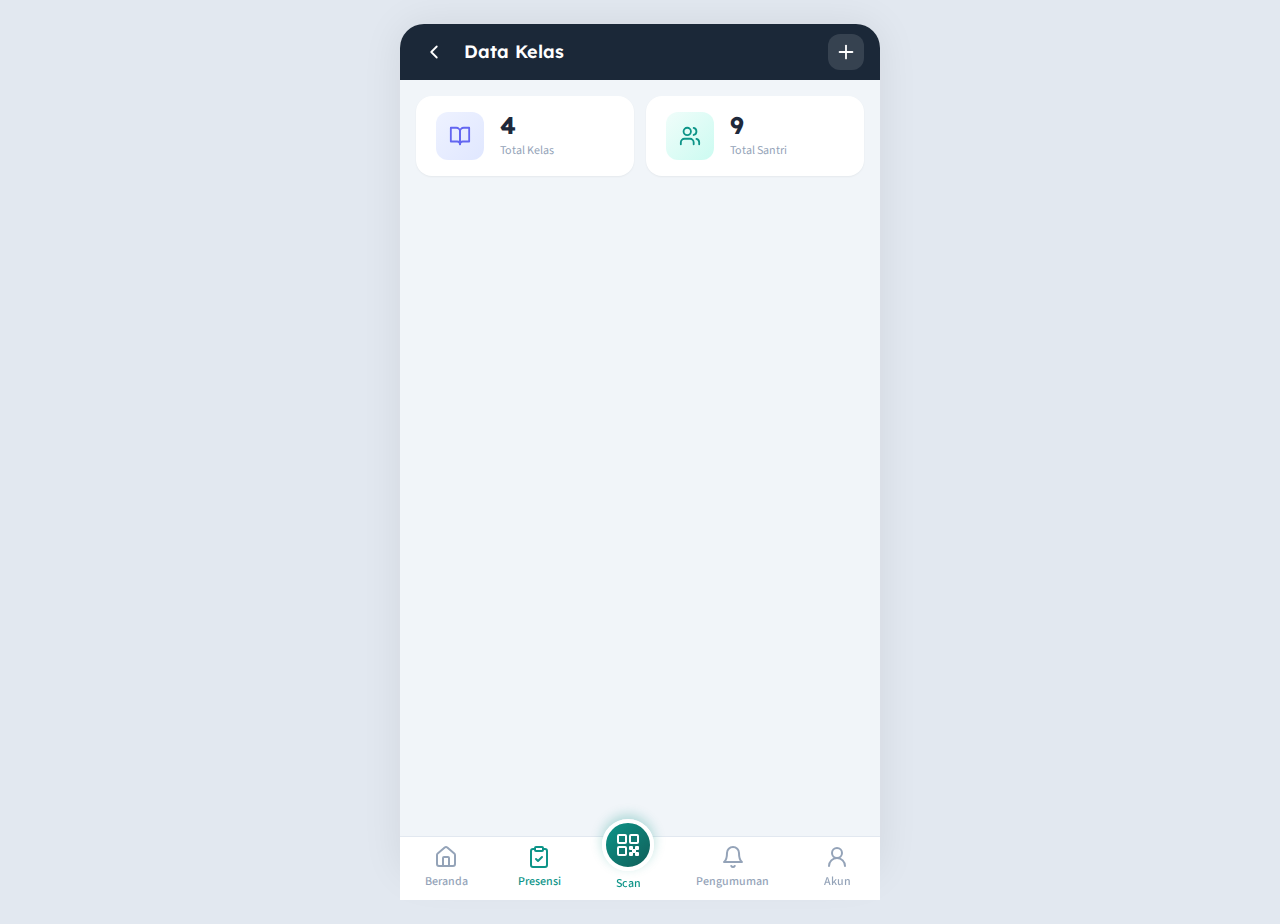
<file: data-kelas.html>
<!DOCTYPE html>
<html lang="id">
<head>
  <meta charset="UTF-8" />
  <meta name="viewport" content="width=device-width, initial-scale=1.0" />
  <title>Data Kelas — Absensi Santri</title>
  <link rel="stylesheet" href="css/style.css" />
  <link rel="stylesheet" href="css/dashboard.css" />
  <link rel="stylesheet" href="css/data-kelas.css" />
  <link rel="stylesheet" href="css/scan.css" />
  <link rel="stylesheet" href="css/notif-popup.css" />
</head>
<body>

  <div class="app-container">

    <!-- ===== HEADER ===== -->
    <header class="dk-header">
      <button class="dk-header-back" onclick="history.back()" aria-label="Kembali">
        <svg xmlns="http://www.w3.org/2000/svg" width="22" height="22" viewBox="0 0 24 24" fill="none" stroke="currentColor" stroke-linecap="round" stroke-linejoin="round" stroke-width="2"><path d="m15 18-6-6 6-6"/></svg>
      </button>
      <h1 class="dk-header-title">Data Kelas</h1>
      <button class="dk-header-action" aria-label="Tambah Kelas" id="btnAddKelas">
        <svg xmlns="http://www.w3.org/2000/svg" width="22" height="22" viewBox="0 0 24 24" fill="none" stroke="currentColor" stroke-linecap="round" stroke-linejoin="round" stroke-width="2"><line x1="12" y1="5" x2="12" y2="19"/><line x1="5" y1="12" x2="19" y2="12"/></svg>
      </button>
    </header>

    <!-- ===== SUMMARY STATS ===== -->
    <div class="dk-stats">
      <div class="dk-stat-card">
        <div class="dk-stat-icon dk-stat-icon-kelas">
          <svg xmlns="http://www.w3.org/2000/svg" width="22" height="22" viewBox="0 0 24 24" fill="none" stroke="currentColor" stroke-linecap="round" stroke-linejoin="round" stroke-width="2"><path d="M2 3h6a4 4 0 0 1 4 4v14a3 3 0 0 0-3-3H2z"/><path d="M22 3h-6a4 4 0 0 0-4 4v14a3 3 0 0 1 3-3h7z"/></svg>
        </div>
        <div class="dk-stat-text">
          <span class="dk-stat-value" id="statTotalKelas">0</span>
          <span class="dk-stat-label">Total Kelas</span>
        </div>
      </div>
      <div class="dk-stat-card">
        <div class="dk-stat-icon dk-stat-icon-santri">
          <svg xmlns="http://www.w3.org/2000/svg" width="22" height="22" viewBox="0 0 24 24" fill="none" stroke="currentColor" stroke-linecap="round" stroke-linejoin="round" stroke-width="2"><path d="M16 21v-2a4 4 0 0 0-4-4H6a4 4 0 0 0-4 4v2"/><circle cx="9" cy="7" r="4"/><path d="M22 21v-2a4 4 0 0 0-3-3.87"/><path d="M16 3.13a4 4 0 0 1 0 7.75"/></svg>
        </div>
        <div class="dk-stat-text">
          <span class="dk-stat-value" id="statTotalSantri">0</span>
          <span class="dk-stat-label">Total Santri</span>
        </div>
      </div>
    </div>

    <!-- ===== CLASS LIST (rendered dynamically) ===== -->
    <div class="dk-list" id="kelasList"></div>

    <!-- ===== EMPTY STATE ===== -->
    <div class="dk-empty" id="emptyState" style="display: none;">
      <div class="dk-empty-icon">
        <svg xmlns="http://www.w3.org/2000/svg" width="36" height="36" viewBox="0 0 24 24" fill="none" stroke="currentColor" stroke-linecap="round" stroke-linejoin="round" stroke-width="1.5"><path d="M2 3h6a4 4 0 0 1 4 4v14a3 3 0 0 0-3-3H2z"/><path d="M22 3h-6a4 4 0 0 0-4 4v14a3 3 0 0 1 3-3h7z"/></svg>
      </div>
      <p class="dk-empty-text">Belum ada data kelas</p>
      <p class="dk-empty-sub">Tambahkan kelas baru dengan tombol + di atas</p>
    </div>

    <!-- ===== ADD / EDIT MODAL ===== -->
    <div class="dk-modal-overlay" id="kelasModalOverlay">
      <div class="dk-modal">
        <div class="dk-modal-header">
          <h2 class="dk-modal-title" id="modalTitle">Tambah Kelas Baru</h2>
          <button class="dk-modal-close" id="btnCloseModal" aria-label="Tutup">
            <svg xmlns="http://www.w3.org/2000/svg" width="20" height="20" viewBox="0 0 24 24" fill="none" stroke="currentColor" stroke-linecap="round" stroke-linejoin="round" stroke-width="2"><line x1="18" y1="6" x2="6" y2="18"/><line x1="6" y1="6" x2="18" y2="18"/></svg>
          </button>
        </div>
        <div class="dk-modal-body">
          <!-- Form Error -->
          <div class="dk-form-error" id="formError" style="display: none;">
            <svg xmlns="http://www.w3.org/2000/svg" width="16" height="16" viewBox="0 0 24 24" fill="none" stroke="currentColor" stroke-linecap="round" stroke-linejoin="round" stroke-width="2"><circle cx="12" cy="12" r="10"/><line x1="12" y1="8" x2="12" y2="12"/><line x1="12" y1="16" x2="12.01" y2="16"/></svg>
            <span id="formErrorText"></span>
          </div>

          <!-- Nama Kelas -->
          <div class="dk-form-group">
            <label class="dk-form-label" for="formNama">Nama Kelas <span class="dk-required">*</span></label>
            <input type="text" class="dk-form-input" id="formNama" placeholder="Contoh: VII-A" autocomplete="off" />
          </div>

          <!-- Wali Kelas -->
          <div class="dk-form-group">
            <label class="dk-form-label" for="formWali">Wali Kelas <span class="dk-required">*</span></label>
            <input type="text" class="dk-form-input" id="formWali" placeholder="Contoh: Ust. Abdullah" autocomplete="off" />
          </div>

        </div>
        <div class="dk-modal-footer">
          <button class="dk-btn dk-btn-secondary" id="btnCancelKelas">Batal</button>
          <button class="dk-btn dk-btn-primary" id="btnSaveKelas">Simpan</button>
        </div>
      </div>
    </div>

    <!-- ===== DETAIL MODAL ===== -->
    <div class="dk-modal-overlay" id="detailModalOverlay">
      <div class="dk-modal dk-modal-sm">
        <div class="dk-modal-header">
          <h2 class="dk-modal-title">Detail Kelas</h2>
          <button class="dk-modal-close" id="btnCloseDetail" aria-label="Tutup">
            <svg xmlns="http://www.w3.org/2000/svg" width="20" height="20" viewBox="0 0 24 24" fill="none" stroke="currentColor" stroke-linecap="round" stroke-linejoin="round" stroke-width="2"><line x1="18" y1="6" x2="6" y2="18"/><line x1="6" y1="6" x2="18" y2="18"/></svg>
          </button>
        </div>
        <div class="dk-modal-body">
          <div class="dk-detail-list">
            <div class="dk-detail-row">
              <span class="dk-detail-label">Nama Kelas</span>
              <span class="dk-detail-value" id="detailNama"></span>
            </div>
            <div class="dk-detail-row">
              <span class="dk-detail-label">Registrasi</span>
              <span class="dk-detail-value" id="detailRegistrasi"></span>
            </div>
            <div class="dk-detail-row">
              <span class="dk-detail-label">Wali Kelas</span>
              <span class="dk-detail-value" id="detailWali"></span>
            </div>
            <div class="dk-detail-row">
              <span class="dk-detail-label">Jumlah Santri</span>
              <span class="dk-detail-value" id="detailJumlah"></span>
            </div>
          </div>
        </div>
        <div class="dk-modal-footer">
          <button class="dk-btn dk-btn-secondary" id="btnCloseDetailFooter">Tutup</button>
          <button class="dk-btn dk-btn-primary" id="btnEditFromDetail">Edit</button>
          <button class="dk-btn dk-btn-danger" id="btnDeleteFromDetail">Hapus</button>
        </div>
      </div>
    </div>

    <!-- ===== DELETE CONFIRMATION DIALOG ===== -->
    <div class="dk-modal-overlay" id="deleteDialogOverlay">
      <div class="dk-modal dk-modal-sm">
        <div class="dk-modal-body dk-delete-body">
          <div class="dk-delete-icon">
            <svg xmlns="http://www.w3.org/2000/svg" width="32" height="32" viewBox="0 0 24 24" fill="none" stroke="currentColor" stroke-linecap="round" stroke-linejoin="round" stroke-width="1.5"><path d="M3 6h18"/><path d="M19 6v14c0 1-1 2-2 2H7c-1 0-2-1-2-2V6"/><path d="M8 6V4c0-1 1-2 2-2h4c1 0 2 1 2 2v2"/><line x1="10" y1="11" x2="10" y2="17"/><line x1="14" y1="11" x2="14" y2="17"/></svg>
          </div>
          <h3 class="dk-delete-title">Hapus Kelas?</h3>
          <p class="dk-delete-text">Kelas <strong id="deleteKelasName"></strong> akan dihapus permanen dan tidak bisa dikembalikan.</p>
        </div>
        <div class="dk-modal-footer">
          <button class="dk-btn dk-btn-secondary" id="btnCancelDelete">Batal</button>
          <button class="dk-btn dk-btn-danger" id="btnConfirmDelete">Hapus</button>
        </div>
      </div>
    </div>

    <!-- ===== BOTTOM NAVIGATION ===== -->
    <nav class="bottom-nav">
      <a href="dashboard.html" class="nav-tab">
        <svg xmlns="http://www.w3.org/2000/svg" width="24" height="24" viewBox="0 0 24 24" fill="none" stroke="currentColor" stroke-linecap="round" stroke-linejoin="round" stroke-width="2"><path d="M15 21v-8a1 1 0 0 0-1-1h-4a1 1 0 0 0-1 1v8"/><path d="M3 10a2 2 0 0 1 .709-1.528l7-5.999a2 2 0 0 1 2.582 0l7 5.999A2 2 0 0 1 21 10v9a2 2 0 0 1-2 2H5a2 2 0 0 1-2-2z"/></svg>
        <span class="nav-tab-label">Beranda</span>
      </a>
      <a href="presensi.html" class="nav-tab active">
        <svg xmlns="http://www.w3.org/2000/svg" width="24" height="24" viewBox="0 0 24 24" fill="none" stroke="currentColor" stroke-linecap="round" stroke-linejoin="round" stroke-width="2"><rect width="8" height="4" x="8" y="2" rx="1" ry="1"/><path d="M16 4h2a2 2 0 0 1 2 2v14a2 2 0 0 1-2 2H6a2 2 0 0 1-2-2V6a2 2 0 0 1 2-2h2"/><path d="m9 14l2 2l4-4"/></svg>
        <span class="nav-tab-label">Presensi</span>
      </a>
      <div class="nav-qr-wrap">
        <a href="#" class="nav-qr-btn" aria-label="Scan QR Code">
          <svg xmlns="http://www.w3.org/2000/svg" width="24" height="24" viewBox="0 0 24 24" fill="none" stroke="currentColor" stroke-linecap="round" stroke-linejoin="round" stroke-width="2"><rect x="2" y="2" width="8" height="8" rx="1"/><rect x="14" y="2" width="8" height="8" rx="1"/><rect x="2" y="14" width="8" height="8" rx="1"/><path d="M14 14h2v2h-2z"/><path d="M20 14h2v2h-2z"/><path d="M14 20h2v2h-2z"/><path d="M20 20h2v2h-2z"/><path d="M17 17h2v2h-2z"/></svg>
        </a>
        <span class="nav-qr-label">Scan</span>
      </div>
      <a href="pengumuman.html" class="nav-tab">
        <svg xmlns="http://www.w3.org/2000/svg" width="24" height="24" viewBox="0 0 24 24" fill="none" stroke="currentColor" stroke-linecap="round" stroke-linejoin="round" stroke-width="2"><path d="M6 8a6 6 0 0 1 12 0c0 7 3 9 3 9H3s3-2 3-9"/><path d="M10.3 21a1.94 1.94 0 0 0 3.4 0"/></svg>
        <span class="nav-tab-label">Pengumuman</span>
      </a>
      <a href="akun.html" class="nav-tab">
        <svg xmlns="http://www.w3.org/2000/svg" width="24" height="24" viewBox="0 0 24 24" fill="none" stroke="currentColor" stroke-linecap="round" stroke-linejoin="round" stroke-width="2"><circle cx="12" cy="8" r="5"/><path d="M20 21a8 8 0 1 0-16 0"/></svg>
        <span class="nav-tab-label">Akun</span>
      </a>
    </nav>

  </div>

  <script src="js/attendance-store.js"></script>
  <script src="js/data-kelas.js"></script>
  <script src="js/notif-popup.js"></script>
  <script src="js/scan.js"></script>
</body>
</html>
</file>
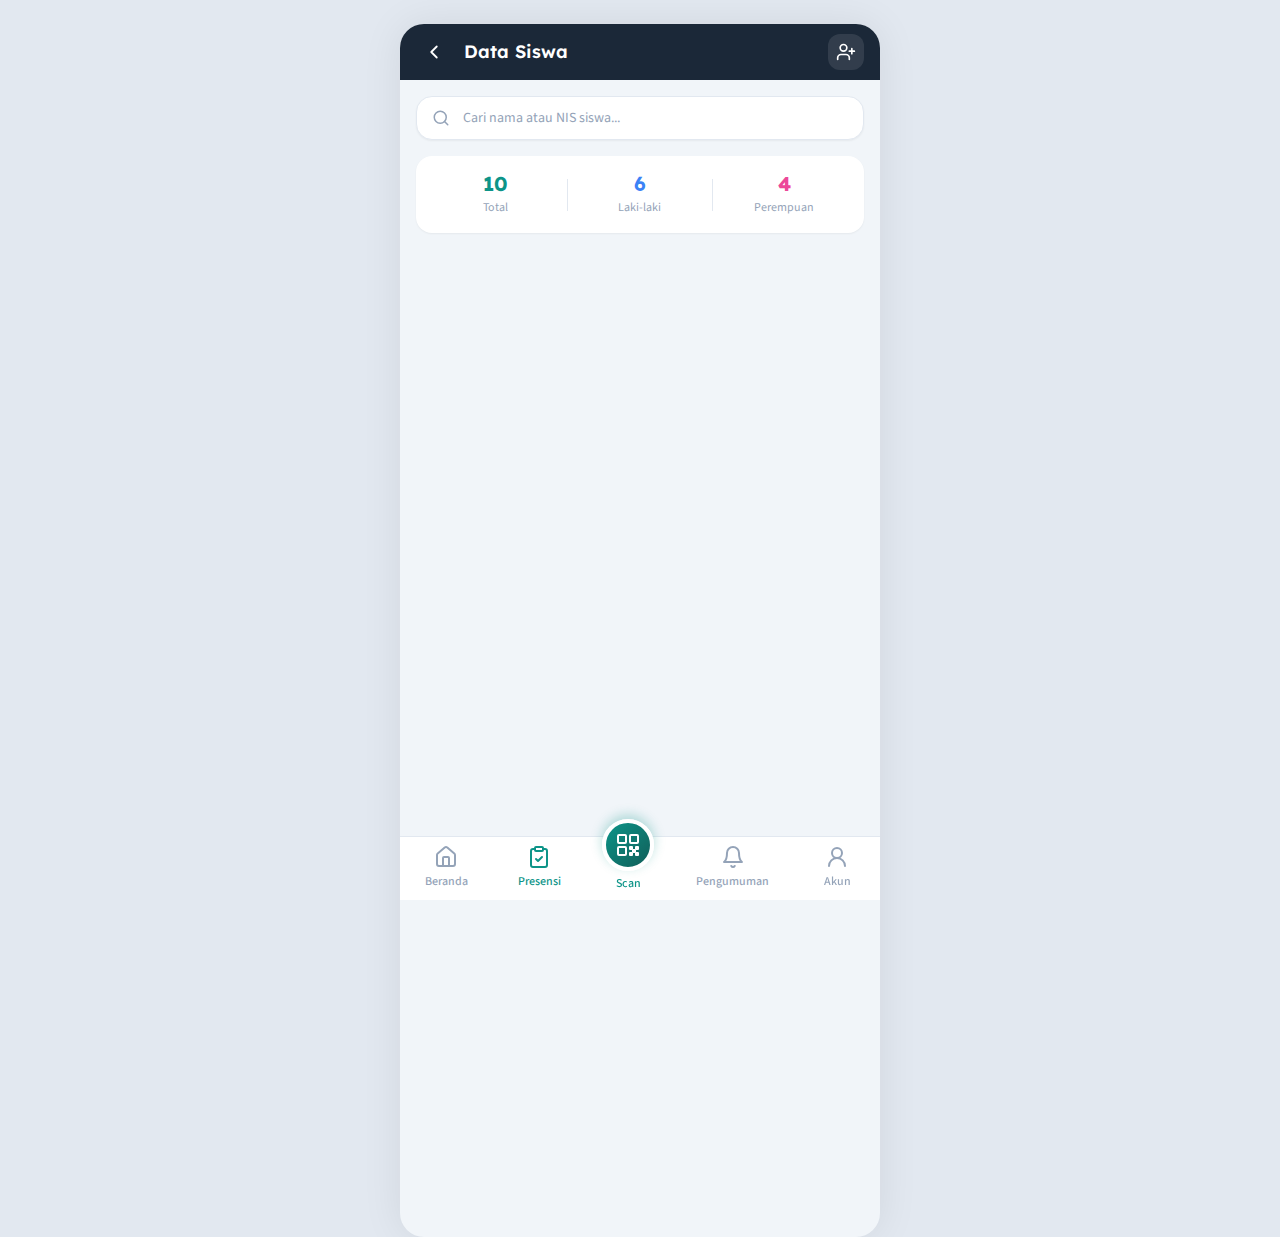
<file: data-siswa.html>
<!DOCTYPE html>
<html lang="id">
<head>
  <meta charset="UTF-8" />
  <meta name="viewport" content="width=device-width, initial-scale=1.0" />
  <title>Data Siswa — Absensi Santri</title>
  <link rel="stylesheet" href="css/style.css" />
  <link rel="stylesheet" href="css/dashboard.css" />
  <link rel="stylesheet" href="css/data-siswa.css" />
  <link rel="stylesheet" href="css/scan.css" />
  <link rel="stylesheet" href="css/notif-popup.css" />
</head>
<body>

  <div class="app-container">

    <!-- ===== HEADER ===== -->
    <header class="ds-header">
      <button class="ds-header-back" onclick="history.back()" aria-label="Kembali">
        <svg xmlns="http://www.w3.org/2000/svg" width="22" height="22" viewBox="0 0 24 24" fill="none" stroke="currentColor" stroke-linecap="round" stroke-linejoin="round" stroke-width="2"><path d="m15 18-6-6 6-6"/></svg>
      </button>
      <h1 class="ds-header-title">Data Siswa</h1>
      <button class="ds-header-action" aria-label="Tambah Siswa" id="btnAddSiswa">
        <svg xmlns="http://www.w3.org/2000/svg" width="22" height="22" viewBox="0 0 24 24" fill="none" stroke="currentColor" stroke-linecap="round" stroke-linejoin="round" stroke-width="2"><path d="M16 21v-2a4 4 0 0 0-4-4H6a4 4 0 0 0-4 4v2"/><circle cx="9" cy="7" r="4"/><line x1="19" y1="8" x2="19" y2="14"/><line x1="22" y1="11" x2="16" y2="11"/></svg>
      </button>
    </header>

    <!-- ===== SEARCH BAR ===== -->
    <div class="ds-search-wrap">
      <div class="ds-search">
        <svg class="ds-search-icon" xmlns="http://www.w3.org/2000/svg" width="18" height="18" viewBox="0 0 24 24" fill="none" stroke="currentColor" stroke-linecap="round" stroke-linejoin="round" stroke-width="2"><circle cx="11" cy="11" r="8"/><path d="m21 21-4.3-4.3"/></svg>
        <input type="text" class="ds-search-input" placeholder="Cari nama atau NIS siswa..." id="searchInput" />
      </div>
    </div>

    <!-- ===== STATS SUMMARY ===== -->
    <div class="ds-stats">
      <div class="ds-stat-item ds-stat-total">
        <span class="ds-stat-number">0</span>
        <span class="ds-stat-label">Total</span>
      </div>
      <div class="ds-stat-divider"></div>
      <div class="ds-stat-item ds-stat-lk">
        <span class="ds-stat-number">0</span>
        <span class="ds-stat-label">Laki-laki</span>
      </div>
      <div class="ds-stat-divider"></div>
      <div class="ds-stat-item ds-stat-pr">
        <span class="ds-stat-number">0</span>
        <span class="ds-stat-label">Perempuan</span>
      </div>
    </div>

    <!-- ===== STUDENT LIST (rendered dynamically) ===== -->
    <div class="ds-list" id="studentList"></div>

    <!-- ===== EMPTY STATE ===== -->
    <div class="ds-empty" id="emptyState" style="display: none;">
      <div class="ds-empty-icon">
        <svg xmlns="http://www.w3.org/2000/svg" width="36" height="36" viewBox="0 0 24 24" fill="none" stroke="currentColor" stroke-linecap="round" stroke-linejoin="round" stroke-width="1.5"><circle cx="11" cy="11" r="8"/><path d="m21 21-4.3-4.3"/><line x1="8" y1="11" x2="14" y2="11"/></svg>
      </div>
      <p class="ds-empty-text">Siswa tidak ditemukan</p>
      <p class="ds-empty-sub">Coba cari dengan kata kunci lain</p>
    </div>

    <!-- ===== ADD / EDIT MODAL ===== -->
    <div class="ds-modal-overlay" id="studentModalOverlay">
      <div class="ds-modal">
        <div class="ds-modal-header">
          <h2 class="ds-modal-title" id="modalTitle">Tambah Siswa Baru</h2>
          <button class="ds-modal-close" id="btnCloseModal" aria-label="Tutup">
            <svg xmlns="http://www.w3.org/2000/svg" width="20" height="20" viewBox="0 0 24 24" fill="none" stroke="currentColor" stroke-linecap="round" stroke-linejoin="round" stroke-width="2"><line x1="18" y1="6" x2="6" y2="18"/><line x1="6" y1="6" x2="18" y2="18"/></svg>
          </button>
        </div>
        <div class="ds-modal-body">
          <!-- Form Error -->
          <div class="ds-form-error" id="formError" style="display: none;">
            <svg xmlns="http://www.w3.org/2000/svg" width="16" height="16" viewBox="0 0 24 24" fill="none" stroke="currentColor" stroke-linecap="round" stroke-linejoin="round" stroke-width="2"><circle cx="12" cy="12" r="10"/><line x1="12" y1="8" x2="12" y2="12"/><line x1="12" y1="16" x2="12.01" y2="16"/></svg>
            <span id="formErrorText"></span>
          </div>

          <!-- Nama -->
          <div class="ds-form-group">
            <label class="ds-form-label" for="formNama">Nama Lengkap <span class="ds-required">*</span></label>
            <input type="text" class="ds-form-input" id="formNama" placeholder="Masukkan nama lengkap" autocomplete="off" />
          </div>

          <!-- No. Registrasi (auto-generated, shown on edit) -->
          <div class="ds-form-group" id="formNISGroup" style="display: none;">
            <label class="ds-form-label">No. Registrasi</label>
            <input type="text" class="ds-form-input" id="formNIS" readonly disabled style="opacity: 0.7; cursor: default;" />
          </div>

          <!-- Kelas -->
          <div class="ds-form-group">
            <label class="ds-form-label" for="formKelas">Kelas</label>
            <select class="ds-form-select" id="formKelas">
              <!-- Options akan diisi oleh JavaScript dari data kelas -->
            </select>
          </div>

          <!-- Jenis Kelamin -->
          <div class="ds-form-group">
            <label class="ds-form-label" for="formKelamin">Jenis Kelamin</label>
            <select class="ds-form-select" id="formKelamin">
              <option value="L">Laki-laki</option>
              <option value="P">Perempuan</option>
            </select>
          </div>

          <!-- Status -->
          <div class="ds-form-group">
            <label class="ds-form-label" for="formStatus">Status</label>
            <select class="ds-form-select" id="formStatus">
              <option value="active">Aktif</option>
              <option value="inactive">Tidak Aktif</option>
            </select>
          </div>
        </div>
        <div class="ds-modal-footer">
          <button class="ds-btn ds-btn-secondary" id="btnCancelStudent">Batal</button>
          <button class="ds-btn ds-btn-primary" id="btnSaveStudent">Simpan</button>
        </div>
      </div>
    </div>

    <!-- ===== STUDENT DETAIL MODAL ===== -->
    <div class="ds-modal-overlay" id="detailModalOverlay">
      <div class="ds-modal ds-modal-sm">
        <div class="ds-modal-header">
          <h2 class="ds-modal-title">Detail Siswa</h2>
          <button class="ds-modal-close" id="btnCloseDetail" aria-label="Tutup">
            <svg xmlns="http://www.w3.org/2000/svg" width="20" height="20" viewBox="0 0 24 24" fill="none" stroke="currentColor" stroke-linecap="round" stroke-linejoin="round" stroke-width="2"><line x1="18" y1="6" x2="6" y2="18"/><line x1="6" y1="6" x2="18" y2="18"/></svg>
          </button>
        </div>
        <div class="ds-modal-body">
          <div class="ds-detail-avatar-wrap">
            <div class="ds-detail-avatar" id="detailAvatar"></div>
            <div class="ds-detail-name" id="detailNama"></div>
            <div class="ds-detail-status" id="detailStatus"></div>
          </div>
          <div class="ds-detail-list">
            <div class="ds-detail-row">
              <span class="ds-detail-label">No. Registrasi</span>
              <span class="ds-detail-value" id="detailNIS"></span>
            </div>
            <div class="ds-detail-row">
              <span class="ds-detail-label">Kelas</span>
              <span class="ds-detail-value" id="detailKelas"></span>
            </div>
            <div class="ds-detail-row">
              <span class="ds-detail-label">Jenis Kelamin</span>
              <span class="ds-detail-value" id="detailKelamin"></span>
            </div>
          </div>
        </div>
        <div class="ds-modal-footer">
          <button class="ds-btn ds-btn-secondary" id="btnCloseDetailFooter">Tutup</button>
          <button class="ds-btn ds-btn-primary" id="btnEditFromDetail">Edit</button>
          <button class="ds-btn ds-btn-danger" id="btnDeleteFromDetail">Hapus</button>
        </div>
      </div>
    </div>

    <!-- ===== DELETE CONFIRMATION DIALOG ===== -->
    <div class="ds-modal-overlay" id="deleteDialogOverlay">
      <div class="ds-modal ds-modal-sm">
        <div class="ds-modal-body ds-delete-body">
          <div class="ds-delete-icon">
            <svg xmlns="http://www.w3.org/2000/svg" width="32" height="32" viewBox="0 0 24 24" fill="none" stroke="currentColor" stroke-linecap="round" stroke-linejoin="round" stroke-width="1.5"><path d="M3 6h18"/><path d="M19 6v14c0 1-1 2-2 2H7c-1 0-2-1-2-2V6"/><path d="M8 6V4c0-1 1-2 2-2h4c1 0 2 1 2 2v2"/><line x1="10" y1="11" x2="10" y2="17"/><line x1="14" y1="11" x2="14" y2="17"/></svg>
          </div>
          <h3 class="ds-delete-title">Hapus Siswa?</h3>
          <p class="ds-delete-text">Data <strong id="deleteStudentName"></strong> akan dihapus permanen dan tidak bisa dikembalikan.</p>
        </div>
        <div class="ds-modal-footer">
          <button class="ds-btn ds-btn-secondary" id="btnCancelDelete">Batal</button>
          <button class="ds-btn ds-btn-danger" id="btnConfirmDelete">Hapus</button>
        </div>
      </div>
    </div>

    <!-- ===== BOTTOM NAVIGATION ===== -->
    <nav class="bottom-nav">
      <a href="dashboard.html" class="nav-tab">
        <svg xmlns="http://www.w3.org/2000/svg" width="24" height="24" viewBox="0 0 24 24" fill="none" stroke="currentColor" stroke-linecap="round" stroke-linejoin="round" stroke-width="2"><path d="M15 21v-8a1 1 0 0 0-1-1h-4a1 1 0 0 0-1 1v8"/><path d="M3 10a2 2 0 0 1 .709-1.528l7-5.999a2 2 0 0 1 2.582 0l7 5.999A2 2 0 0 1 21 10v9a2 2 0 0 1-2 2H5a2 2 0 0 1-2-2z"/></svg>
        <span class="nav-tab-label">Beranda</span>
      </a>
      <a href="presensi.html" class="nav-tab active">
        <svg xmlns="http://www.w3.org/2000/svg" width="24" height="24" viewBox="0 0 24 24" fill="none" stroke="currentColor" stroke-linecap="round" stroke-linejoin="round" stroke-width="2"><rect width="8" height="4" x="8" y="2" rx="1" ry="1"/><path d="M16 4h2a2 2 0 0 1 2 2v14a2 2 0 0 1-2 2H6a2 2 0 0 1-2-2V6a2 2 0 0 1 2-2h2"/><path d="m9 14l2 2l4-4"/></svg>
        <span class="nav-tab-label">Presensi</span>
      </a>
      <!-- Scan QR -->
      <div class="nav-qr-wrap">
        <a href="#" class="nav-qr-btn" aria-label="Scan QR Code">
          <svg xmlns="http://www.w3.org/2000/svg" width="24" height="24" viewBox="0 0 24 24" fill="none" stroke="currentColor" stroke-linecap="round" stroke-linejoin="round" stroke-width="2"><rect x="2" y="2" width="8" height="8" rx="1"/><rect x="14" y="2" width="8" height="8" rx="1"/><rect x="2" y="14" width="8" height="8" rx="1"/><path d="M14 14h2v2h-2z"/><path d="M20 14h2v2h-2z"/><path d="M14 20h2v2h-2z"/><path d="M20 20h2v2h-2z"/><path d="M17 17h2v2h-2z"/></svg>
        </a>
        <span class="nav-qr-label">Scan</span>
      </div>
      <a href="pengumuman.html" class="nav-tab">
        <svg xmlns="http://www.w3.org/2000/svg" width="24" height="24" viewBox="0 0 24 24" fill="none" stroke="currentColor" stroke-linecap="round" stroke-linejoin="round" stroke-width="2"><path d="M6 8a6 6 0 0 1 12 0c0 7 3 9 3 9H3s3-2 3-9"/><path d="M10.3 21a1.94 1.94 0 0 0 3.4 0"/></svg>
        <span class="nav-tab-label">Pengumuman</span>
      </a>
      <a href="akun.html" class="nav-tab">
        <svg xmlns="http://www.w3.org/2000/svg" width="24" height="24" viewBox="0 0 24 24" fill="none" stroke="currentColor" stroke-linecap="round" stroke-linejoin="round" stroke-width="2"><circle cx="12" cy="8" r="5"/><path d="M20 21a8 8 0 1 0-16 0"/></svg>
        <span class="nav-tab-label">Akun</span>
      </a>
    </nav>

  </div>

  <script src="js/attendance-store.js"></script>
  <script src="js/data-siswa.js"></script>
  <script src="js/data-siswa-qr.js"></script>
  <script src="js/notif-popup.js"></script>
  <script src="js/scan.js"></script>
</body>
</html>
</file>
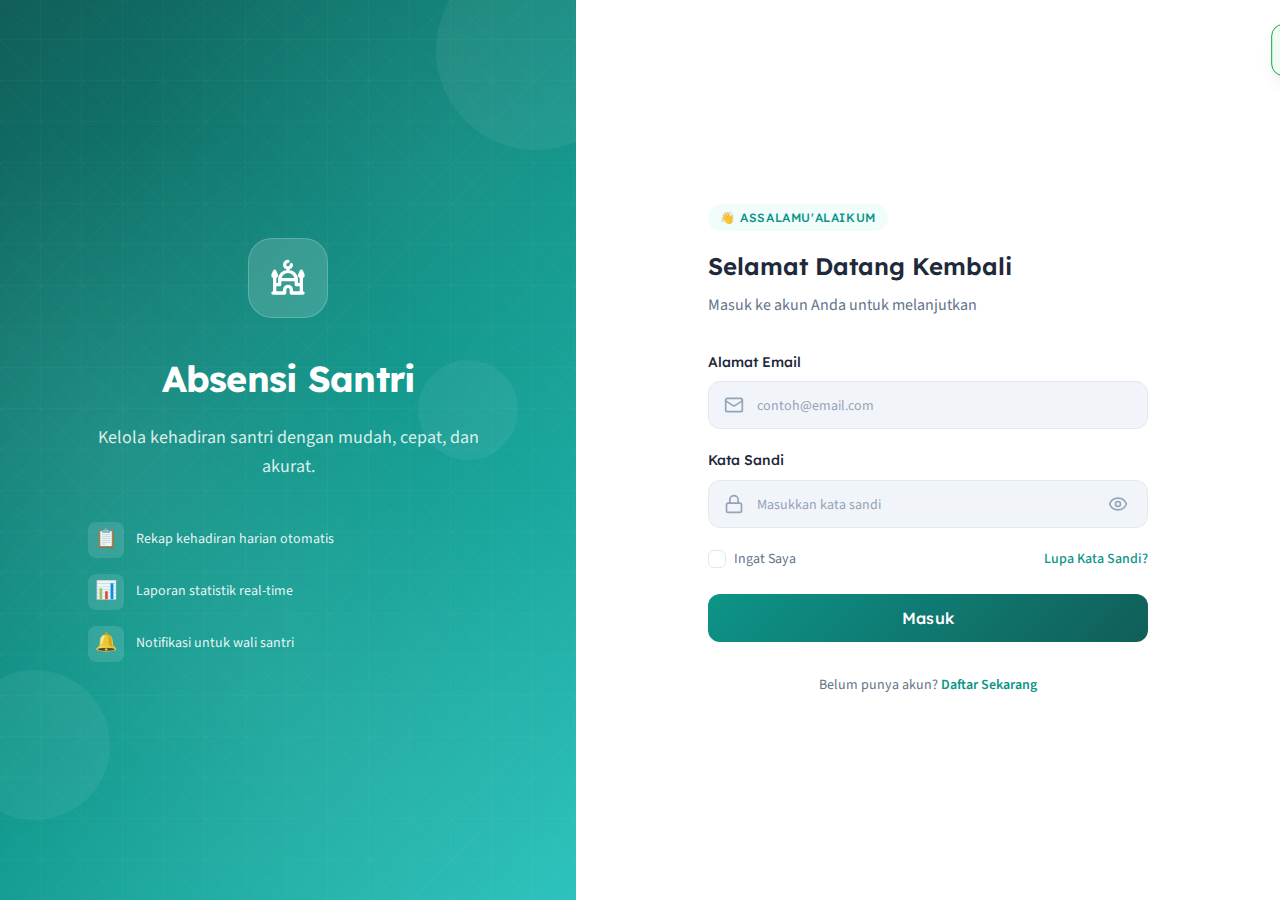
<file: edit-profil.html>
<!DOCTYPE html>
<html lang="id">
<head>
  <meta charset="UTF-8" />
  <meta name="viewport" content="width=device-width, initial-scale=1.0" />
  <title>Edit Profil — Absensi Santri</title>
  <link rel="stylesheet" href="css/style.css" />
  <link rel="stylesheet" href="css/dashboard.css" />
  <link rel="stylesheet" href="css/settings.css" />
  <link rel="stylesheet" href="css/scan.css" />
  <link rel="stylesheet" href="css/notif-popup.css" />
</head>
<body>

  <div class="app-container">

    <!-- ===== SUB-PAGE HEADER ===== -->
    <div class="subpage-header">
      <button class="btn-back" onclick="window.location.href='akun.html'" aria-label="Kembali">
        <svg xmlns="http://www.w3.org/2000/svg" width="22" height="22" viewBox="0 0 24 24" fill="none" stroke="currentColor" stroke-linecap="round" stroke-linejoin="round" stroke-width="2"><polyline points="15 18 9 12 15 6"/></svg>
      </button>
      <h1 class="subpage-title">Edit Profil</h1>
    </div>

    <!-- ===== CONTENT ===== -->
    <div class="settings-content">

      <!-- Avatar Edit -->
      <div class="avatar-edit-section">
        <div class="avatar-edit-wrap">
          <div class="avatar-edit-img">A</div>
          <button class="avatar-edit-btn" aria-label="Ubah foto">
            <svg xmlns="http://www.w3.org/2000/svg" width="14" height="14" viewBox="0 0 24 24" fill="none" stroke="currentColor" stroke-linecap="round" stroke-linejoin="round" stroke-width="2"><path d="M23 19a2 2 0 0 1-2 2H3a2 2 0 0 1-2-2V8a2 2 0 0 1 2-2h4l2-3h6l2 3h4a2 2 0 0 1 2 2z"/><circle cx="12" cy="13" r="4"/></svg>
          </button>
        </div>
        <span class="avatar-edit-hint">Ketuk untuk mengubah foto</span>
      </div>

      <!-- Form Card -->
      <div class="settings-card">
        <h2 class="settings-card-title">Informasi Pribadi</h2>

        <!-- Nama Lengkap -->
        <div class="field-group">
          <label class="field-label" for="fullName">Nama Lengkap</label>
          <div class="field-input-wrap">
            <span class="field-icon">
              <svg xmlns="http://www.w3.org/2000/svg" width="18" height="18" viewBox="0 0 24 24" fill="none" stroke="currentColor" stroke-linecap="round" stroke-linejoin="round" stroke-width="2"><circle cx="12" cy="8" r="5"/><path d="M20 21a8 8 0 1 0-16 0"/></svg>
            </span>
            <input type="text" id="fullName" class="field-input" value="" />
          </div>
        </div>

        <!-- Email -->
        <div class="field-group">
          <label class="field-label" for="email">Email</label>
          <div class="field-input-wrap">
            <span class="field-icon">
              <svg xmlns="http://www.w3.org/2000/svg" width="18" height="18" viewBox="0 0 24 24" fill="none" stroke="currentColor" stroke-linecap="round" stroke-linejoin="round" stroke-width="2"><rect width="20" height="16" x="2" y="4" rx="2"/><path d="m22 7-8.97 5.7a1.94 1.94 0 0 1-2.06 0L2 7"/></svg>
            </span>
            <input type="email" id="email" class="field-input" value="" />
          </div>
        </div>
      </div>

      <!-- Save Button -->
      <button class="btn-save" id="btnSave">
        <svg xmlns="http://www.w3.org/2000/svg" width="18" height="18" viewBox="0 0 24 24" fill="none" stroke="currentColor" stroke-linecap="round" stroke-linejoin="round" stroke-width="2"><polyline points="20 6 9 17 4 12"/></svg>
        Simpan Perubahan
      </button>

    </div>

    <!-- ===== BOTTOM NAVIGATION ===== -->
    <nav class="bottom-nav">
      <a href="dashboard.html" class="nav-tab">
        <svg xmlns="http://www.w3.org/2000/svg" width="24" height="24" viewBox="0 0 24 24" fill="none" stroke="currentColor" stroke-linecap="round" stroke-linejoin="round" stroke-width="2"><path d="M15 21v-8a1 1 0 0 0-1-1h-4a1 1 0 0 0-1 1v8"/><path d="M3 10a2 2 0 0 1 .709-1.528l7-5.999a2 2 0 0 1 2.582 0l7 5.999A2 2 0 0 1 21 10v9a2 2 0 0 1-2 2H5a2 2 0 0 1-2-2z"/></svg>
        <span class="nav-tab-label">Beranda</span>
      </a>
      <a href="presensi.html" class="nav-tab">
        <svg xmlns="http://www.w3.org/2000/svg" width="24" height="24" viewBox="0 0 24 24" fill="none" stroke="currentColor" stroke-linecap="round" stroke-linejoin="round" stroke-width="2"><rect width="8" height="4" x="8" y="2" rx="1" ry="1"/><path d="M16 4h2a2 2 0 0 1 2 2v14a2 2 0 0 1-2 2H6a2 2 0 0 1-2-2V6a2 2 0 0 1 2-2h2"/><path d="m9 14l2 2l4-4"/></svg>
        <span class="nav-tab-label">Presensi</span>
      </a>
      <!-- Scan QR -->
      <div class="nav-qr-wrap">
        <a href="#" class="nav-qr-btn" aria-label="Scan QR Code">
          <svg xmlns="http://www.w3.org/2000/svg" width="24" height="24" viewBox="0 0 24 24" fill="none" stroke="currentColor" stroke-linecap="round" stroke-linejoin="round" stroke-width="2"><rect x="2" y="2" width="8" height="8" rx="1"/><rect x="14" y="2" width="8" height="8" rx="1"/><rect x="2" y="14" width="8" height="8" rx="1"/><path d="M14 14h2v2h-2z"/><path d="M20 14h2v2h-2z"/><path d="M14 20h2v2h-2z"/><path d="M20 20h2v2h-2z"/><path d="M17 17h2v2h-2z"/></svg>
        </a>
        <span class="nav-qr-label">Scan</span>
      </div>
      <a href="pengumuman.html" class="nav-tab">
        <svg xmlns="http://www.w3.org/2000/svg" width="24" height="24" viewBox="0 0 24 24" fill="none" stroke="currentColor" stroke-linecap="round" stroke-linejoin="round" stroke-width="2"><path d="M6 8a6 6 0 0 1 12 0c0 7 3 9 3 9H3s3-2 3-9"/><path d="M10.3 21a1.94 1.94 0 0 0 3.4 0"/></svg>
        <span class="nav-tab-label">Pengumuman</span>
      </a>
      <a href="akun.html" class="nav-tab active">
        <svg xmlns="http://www.w3.org/2000/svg" width="24" height="24" viewBox="0 0 24 24" fill="none" stroke="currentColor" stroke-linecap="round" stroke-linejoin="round" stroke-width="2"><circle cx="12" cy="8" r="5"/><path d="M20 21a8 8 0 1 0-16 0"/></svg>
        <span class="nav-tab-label">Akun</span>
      </a>
    </nav>

  </div>

  <!-- Toast -->
  <div class="settings-toast" id="toast">
    <svg xmlns="http://www.w3.org/2000/svg" width="18" height="18" viewBox="0 0 24 24" fill="none" stroke="currentColor" stroke-linecap="round" stroke-linejoin="round" stroke-width="2"><path d="M22 11.08V12a10 10 0 1 1-5.93-9.14"/><polyline points="22 4 12 14.01 9 11.01"/></svg>
    Perubahan berhasil disimpan!
  </div>

  <script src="js/auth.js"></script>
  <script src="js/attendance-store.js"></script>
  <script src="js/edit-profil.js"></script>
  <script src="js/notif-popup.js"></script>
  <script src="js/scan.js"></script>
</body>
</html>
</file>
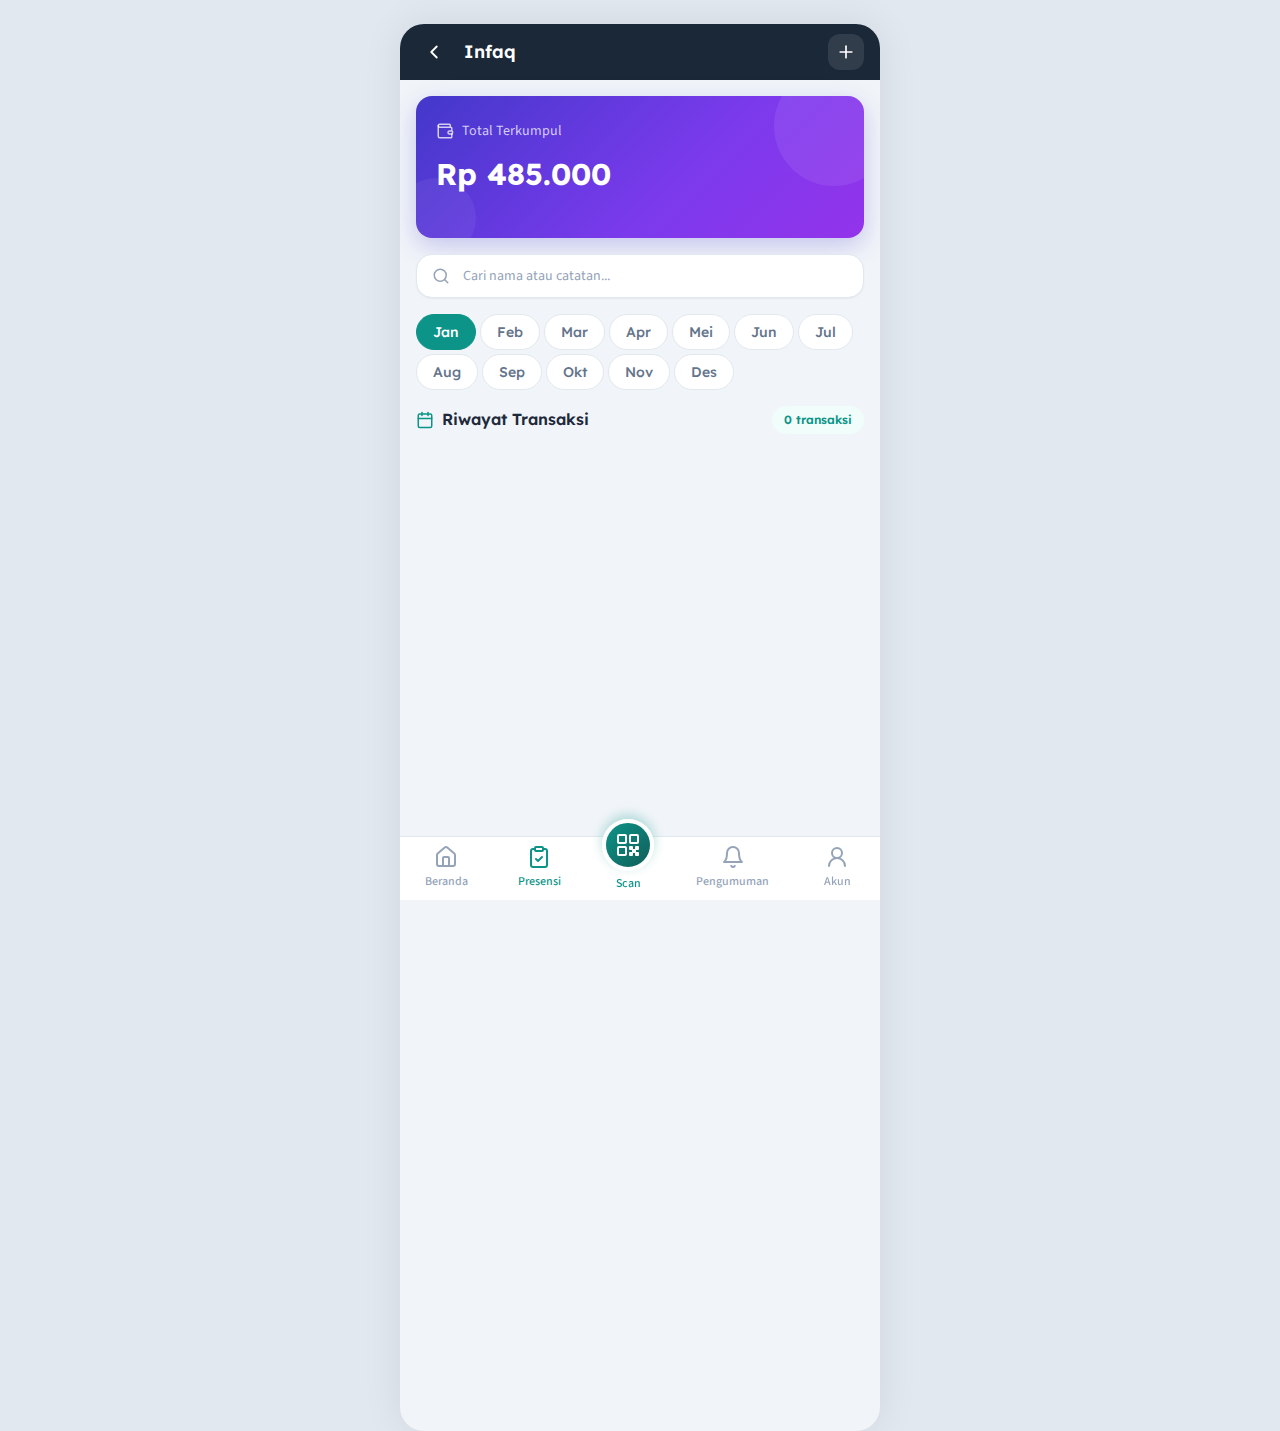
<file: infaq.html>
<!DOCTYPE html>
<html lang="id">
<head>
  <meta charset="UTF-8" />
  <meta name="viewport" content="width=device-width, initial-scale=1.0" />
  <title>Infaq — Absensi Santri</title>
  <link rel="stylesheet" href="css/style.css" />
  <link rel="stylesheet" href="css/dashboard.css" />
  <link rel="stylesheet" href="css/infaq.css" />
  <link rel="stylesheet" href="css/scan.css" />
  <link rel="stylesheet" href="css/notif-popup.css" />
</head>
<body>

  <div class="app-container">

    <!-- ===== HEADER ===== -->
    <header class="iq-header">
      <button class="iq-header-back" onclick="history.back()" aria-label="Kembali">
        <svg xmlns="http://www.w3.org/2000/svg" width="22" height="22" viewBox="0 0 24 24" fill="none" stroke="currentColor" stroke-linecap="round" stroke-linejoin="round" stroke-width="2"><path d="m15 18-6-6 6-6"/></svg>
      </button>
      <h1 class="iq-header-title">Infaq</h1>
      <button class="iq-header-action" aria-label="Tambah Infaq" id="btnAddInfaq">
        <svg xmlns="http://www.w3.org/2000/svg" width="22" height="22" viewBox="0 0 24 24" fill="none" stroke="currentColor" stroke-linecap="round" stroke-linejoin="round" stroke-width="2"><line x1="12" y1="5" x2="12" y2="19"/><line x1="5" y1="12" x2="19" y2="12"/></svg>
      </button>
    </header>

    <!-- ===== SUMMARY HERO CARD ===== -->
    <div class="iq-hero">
      <span class="iq-hero-label">
        <svg xmlns="http://www.w3.org/2000/svg" width="18" height="18" viewBox="0 0 24 24" fill="none" stroke="currentColor" stroke-linecap="round" stroke-linejoin="round" stroke-width="2"><path d="M19 7V4a1 1 0 0 0-1-1H5a2 2 0 0 0 0 4h15a1 1 0 0 1 1 1v4h-3a2 2 0 0 0 0 4h3a1 1 0 0 0 1-1v-2.5"/><path d="M3 5v14a2 2 0 0 0 2 2h15a1 1 0 0 0 1-1v-4"/></svg>
        Total Terkumpul
      </span>
      <div class="iq-hero-amount" id="heroTotal">Rp 0</div>

    </div>

    <!-- ===== SEARCH BAR ===== -->
    <div class="iq-search-wrap">
      <div class="iq-search">
        <svg class="iq-search-icon" xmlns="http://www.w3.org/2000/svg" width="18" height="18" viewBox="0 0 24 24" fill="none" stroke="currentColor" stroke-linecap="round" stroke-linejoin="round" stroke-width="2"><circle cx="11" cy="11" r="8"/><path d="m21 21-4.3-4.3"/></svg>
        <input type="text" class="iq-search-input" placeholder="Cari nama atau catatan..." id="searchInput" />
      </div>
    </div>

    <!-- ===== MONTH FILTER ===== -->
    <div class="iq-filter-wrap">
      <div class="iq-filters">
        <button class="iq-filter active" data-month="jan">Jan</button>
        <button class="iq-filter" data-month="feb">Feb</button>
        <button class="iq-filter" data-month="mar">Mar</button>
        <button class="iq-filter" data-month="apr">Apr</button>
        <button class="iq-filter" data-month="mei">Mei</button>
        <button class="iq-filter" data-month="jun">Jun</button>
        <button class="iq-filter" data-month="jul">Jul</button>
        <button class="iq-filter" data-month="aug">Aug</button>
        <button class="iq-filter" data-month="sep">Sep</button>
        <button class="iq-filter" data-month="okt">Okt</button>
        <button class="iq-filter" data-month="nov">Nov</button>
        <button class="iq-filter" data-month="des">Des</button>
      </div>
    </div>

    <!-- ===== SECTION HEADER ===== -->
    <div class="iq-section-header">
      <h2 class="iq-section-title">
        <svg xmlns="http://www.w3.org/2000/svg" width="18" height="18" viewBox="0 0 24 24" fill="none" stroke="currentColor" stroke-linecap="round" stroke-linejoin="round" stroke-width="2"><rect x="3" y="4" width="18" height="18" rx="2" ry="2"/><line x1="16" y1="2" x2="16" y2="6"/><line x1="8" y1="2" x2="8" y2="6"/><line x1="3" y1="10" x2="21" y2="10"/></svg>
        Riwayat Transaksi
      </h2>
      <span class="iq-section-count" id="txCount">0 transaksi</span>
    </div>

    <!-- ===== TRANSACTION LIST (rendered dynamically) ===== -->
    <div class="iq-list" id="infaqList"></div>

    <!-- ===== EMPTY STATE ===== -->
    <div class="iq-empty" id="emptyState" style="display: none;">
      <div class="iq-empty-icon">
        <svg xmlns="http://www.w3.org/2000/svg" width="36" height="36" viewBox="0 0 24 24" fill="none" stroke="currentColor" stroke-linecap="round" stroke-linejoin="round" stroke-width="1.5"><path d="M19 7V4a1 1 0 0 0-1-1H5a2 2 0 0 0 0 4h15a1 1 0 0 1 1 1v4h-3a2 2 0 0 0 0 4h3a1 1 0 0 0 1-1v-2.5"/><path d="M3 5v14a2 2 0 0 0 2 2h15a1 1 0 0 0 1-1v-4"/></svg>
      </div>
      <p class="iq-empty-text">Belum ada data infaq</p>
      <p class="iq-empty-sub">Coba cari dengan kata kunci lain</p>
    </div>

    <!-- ===== ADD / EDIT MODAL ===== -->
    <div class="iq-modal-overlay" id="infaqModalOverlay">
      <div class="iq-modal">
        <div class="iq-modal-header">
          <h2 class="iq-modal-title" id="modalTitle">Tambah Infaq Baru</h2>
          <button class="iq-modal-close" id="btnCloseModal" aria-label="Tutup">
            <svg xmlns="http://www.w3.org/2000/svg" width="20" height="20" viewBox="0 0 24 24" fill="none" stroke="currentColor" stroke-linecap="round" stroke-linejoin="round" stroke-width="2"><line x1="18" y1="6" x2="6" y2="18"/><line x1="6" y1="6" x2="18" y2="18"/></svg>
          </button>
        </div>
        <div class="iq-modal-body">
          <!-- Form Error -->
          <div class="iq-form-error" id="formError" style="display: none;">
            <svg xmlns="http://www.w3.org/2000/svg" width="16" height="16" viewBox="0 0 24 24" fill="none" stroke="currentColor" stroke-linecap="round" stroke-linejoin="round" stroke-width="2"><circle cx="12" cy="12" r="10"/><line x1="12" y1="8" x2="12" y2="12"/><line x1="12" y1="16" x2="12.01" y2="16"/></svg>
            <span id="formErrorText"></span>
          </div>

          <!-- Nama -->
          <div class="iq-form-group">
            <label class="iq-form-label" for="formNama">Nama Santri <span class="iq-required">*</span></label>
            <select class="iq-form-select" id="formNama">
              <option value="">-- Pilih Santri --</option>
            </select>
          </div>

          <!-- Jumlah -->
          <div class="iq-form-group">
            <label class="iq-form-label" for="formJumlah">Jumlah (Rp) <span class="iq-required">*</span></label>
            <select class="iq-form-select" id="formJumlah">
              <option value="">-- Pilih Jumlah --</option>
              <option value="1000">Rp 1.000</option>
              <option value="2000">Rp 2.000</option>
              <option value="3000">Rp 3.000</option>
              <option value="4000">Rp 4.000</option>
              <option value="5000">Rp 5.000</option>
            </select>
          </div>

          <!-- Tipe Pembayaran -->
          <div class="iq-form-group">
            <label class="iq-form-label" for="formTipe">Tipe Pembayaran</label>
            <select class="iq-form-select" id="formTipe">
              <option value="tunai">Tunai</option>
              <option value="transfer">Transfer</option>
            </select>
          </div>

          <!-- Tanggal -->
          <div class="iq-form-group">
            <label class="iq-form-label" for="formTanggal">Tanggal <span class="iq-required">*</span></label>
            <input type="date" class="iq-form-input" id="formTanggal" />
          </div>

          <!-- Catatan -->
          <div class="iq-form-group">
            <label class="iq-form-label" for="formCatatan">Catatan</label>
            <textarea class="iq-form-textarea" id="formCatatan" rows="2" placeholder="Opsional..."></textarea>
          </div>
        </div>
        <div class="iq-modal-footer">
          <button class="iq-btn iq-btn-secondary" id="btnCancelInfaq">Batal</button>
          <button class="iq-btn iq-btn-primary" id="btnSaveInfaq">Simpan</button>
        </div>
      </div>
    </div>

    <!-- ===== DETAIL MODAL ===== -->
    <div class="iq-modal-overlay" id="detailModalOverlay">
      <div class="iq-modal iq-modal-sm">
        <div class="iq-modal-header">
          <h2 class="iq-modal-title">Detail Infaq</h2>
          <button class="iq-modal-close" id="btnCloseDetail" aria-label="Tutup">
            <svg xmlns="http://www.w3.org/2000/svg" width="20" height="20" viewBox="0 0 24 24" fill="none" stroke="currentColor" stroke-linecap="round" stroke-linejoin="round" stroke-width="2"><line x1="18" y1="6" x2="6" y2="18"/><line x1="6" y1="6" x2="18" y2="18"/></svg>
          </button>
        </div>
        <div class="iq-modal-body">
          <div class="iq-detail-avatar-wrap">
            <div class="iq-detail-avatar" id="detailAvatar"></div>
            <div class="iq-detail-name" id="detailNama"></div>
            <div class="iq-detail-amount" id="detailJumlah"></div>
          </div>
          <div class="iq-detail-list">
            <div class="iq-detail-row">
              <span class="iq-detail-label">Tipe</span>
              <span class="iq-detail-value" id="detailTipe"></span>
            </div>
            <div class="iq-detail-row">
              <span class="iq-detail-label">Tanggal</span>
              <span class="iq-detail-value" id="detailTanggal"></span>
            </div>
            <div class="iq-detail-row">
              <span class="iq-detail-label">Catatan</span>
              <span class="iq-detail-value" id="detailCatatan"></span>
            </div>
          </div>
        </div>
        <div class="iq-modal-footer">
          <button class="iq-btn iq-btn-secondary" id="btnCloseDetailFooter">Tutup</button>
          <button class="iq-btn iq-btn-primary" id="btnEditFromDetail">Edit</button>
          <button class="iq-btn iq-btn-danger" id="btnDeleteFromDetail">Hapus</button>
        </div>
      </div>
    </div>

    <!-- ===== DELETE CONFIRMATION DIALOG ===== -->
    <div class="iq-modal-overlay" id="deleteDialogOverlay">
      <div class="iq-modal iq-modal-sm">
        <div class="iq-modal-body iq-delete-body">
          <div class="iq-delete-icon">
            <svg xmlns="http://www.w3.org/2000/svg" width="32" height="32" viewBox="0 0 24 24" fill="none" stroke="currentColor" stroke-linecap="round" stroke-linejoin="round" stroke-width="1.5"><path d="M3 6h18"/><path d="M19 6v14c0 1-1 2-2 2H7c-1 0-2-1-2-2V6"/><path d="M8 6V4c0-1 1-2 2-2h4c1 0 2 1 2 2v2"/><line x1="10" y1="11" x2="10" y2="17"/><line x1="14" y1="11" x2="14" y2="17"/></svg>
          </div>
          <h3 class="iq-delete-title">Hapus Data Infaq?</h3>
          <p class="iq-delete-text">Data infaq dari <strong id="deleteInfaqName"></strong> akan dihapus permanen dan tidak bisa dikembalikan.</p>
        </div>
        <div class="iq-modal-footer">
          <button class="iq-btn iq-btn-secondary" id="btnCancelDelete">Batal</button>
          <button class="iq-btn iq-btn-danger" id="btnConfirmDelete">Hapus</button>
        </div>
      </div>
    </div>

    <!-- ===== BOTTOM NAVIGATION ===== -->
    <nav class="bottom-nav">
      <a href="dashboard.html" class="nav-tab">
        <svg xmlns="http://www.w3.org/2000/svg" width="24" height="24" viewBox="0 0 24 24" fill="none" stroke="currentColor" stroke-linecap="round" stroke-linejoin="round" stroke-width="2"><path d="M15 21v-8a1 1 0 0 0-1-1h-4a1 1 0 0 0-1 1v8"/><path d="M3 10a2 2 0 0 1 .709-1.528l7-5.999a2 2 0 0 1 2.582 0l7 5.999A2 2 0 0 1 21 10v9a2 2 0 0 1-2 2H5a2 2 0 0 1-2-2z"/></svg>
        <span class="nav-tab-label">Beranda</span>
      </a>
      <a href="presensi.html" class="nav-tab active">
        <svg xmlns="http://www.w3.org/2000/svg" width="24" height="24" viewBox="0 0 24 24" fill="none" stroke="currentColor" stroke-linecap="round" stroke-linejoin="round" stroke-width="2"><rect width="8" height="4" x="8" y="2" rx="1" ry="1"/><path d="M16 4h2a2 2 0 0 1 2 2v14a2 2 0 0 1-2 2H6a2 2 0 0 1-2-2V6a2 2 0 0 1 2-2h2"/><path d="m9 14l2 2l4-4"/></svg>
        <span class="nav-tab-label">Presensi</span>
      </a>
      <div class="nav-qr-wrap">
        <a href="#" class="nav-qr-btn" aria-label="Scan QR Code">
          <svg xmlns="http://www.w3.org/2000/svg" width="24" height="24" viewBox="0 0 24 24" fill="none" stroke="currentColor" stroke-linecap="round" stroke-linejoin="round" stroke-width="2"><rect x="2" y="2" width="8" height="8" rx="1"/><rect x="14" y="2" width="8" height="8" rx="1"/><rect x="2" y="14" width="8" height="8" rx="1"/><path d="M14 14h2v2h-2z"/><path d="M20 14h2v2h-2z"/><path d="M14 20h2v2h-2z"/><path d="M20 20h2v2h-2z"/><path d="M17 17h2v2h-2z"/></svg>
        </a>
        <span class="nav-qr-label">Scan</span>
      </div>
      <a href="pengumuman.html" class="nav-tab">
        <svg xmlns="http://www.w3.org/2000/svg" width="24" height="24" viewBox="0 0 24 24" fill="none" stroke="currentColor" stroke-linecap="round" stroke-linejoin="round" stroke-width="2"><path d="M6 8a6 6 0 0 1 12 0c0 7 3 9 3 9H3s3-2 3-9"/><path d="M10.3 21a1.94 1.94 0 0 0 3.4 0"/></svg>
        <span class="nav-tab-label">Pengumuman</span>
      </a>
      <a href="akun.html" class="nav-tab">
        <svg xmlns="http://www.w3.org/2000/svg" width="24" height="24" viewBox="0 0 24 24" fill="none" stroke="currentColor" stroke-linecap="round" stroke-linejoin="round" stroke-width="2"><circle cx="12" cy="8" r="5"/><path d="M20 21a8 8 0 1 0-16 0"/></svg>
        <span class="nav-tab-label">Akun</span>
      </a>
    </nav>

  </div>

  <script src="js/attendance-store.js"></script>
  <script src="js/infaq.js"></script>
  <script src="js/notif-popup.js"></script>
  <script src="js/scan.js"></script>
</body>
</html>
</file>
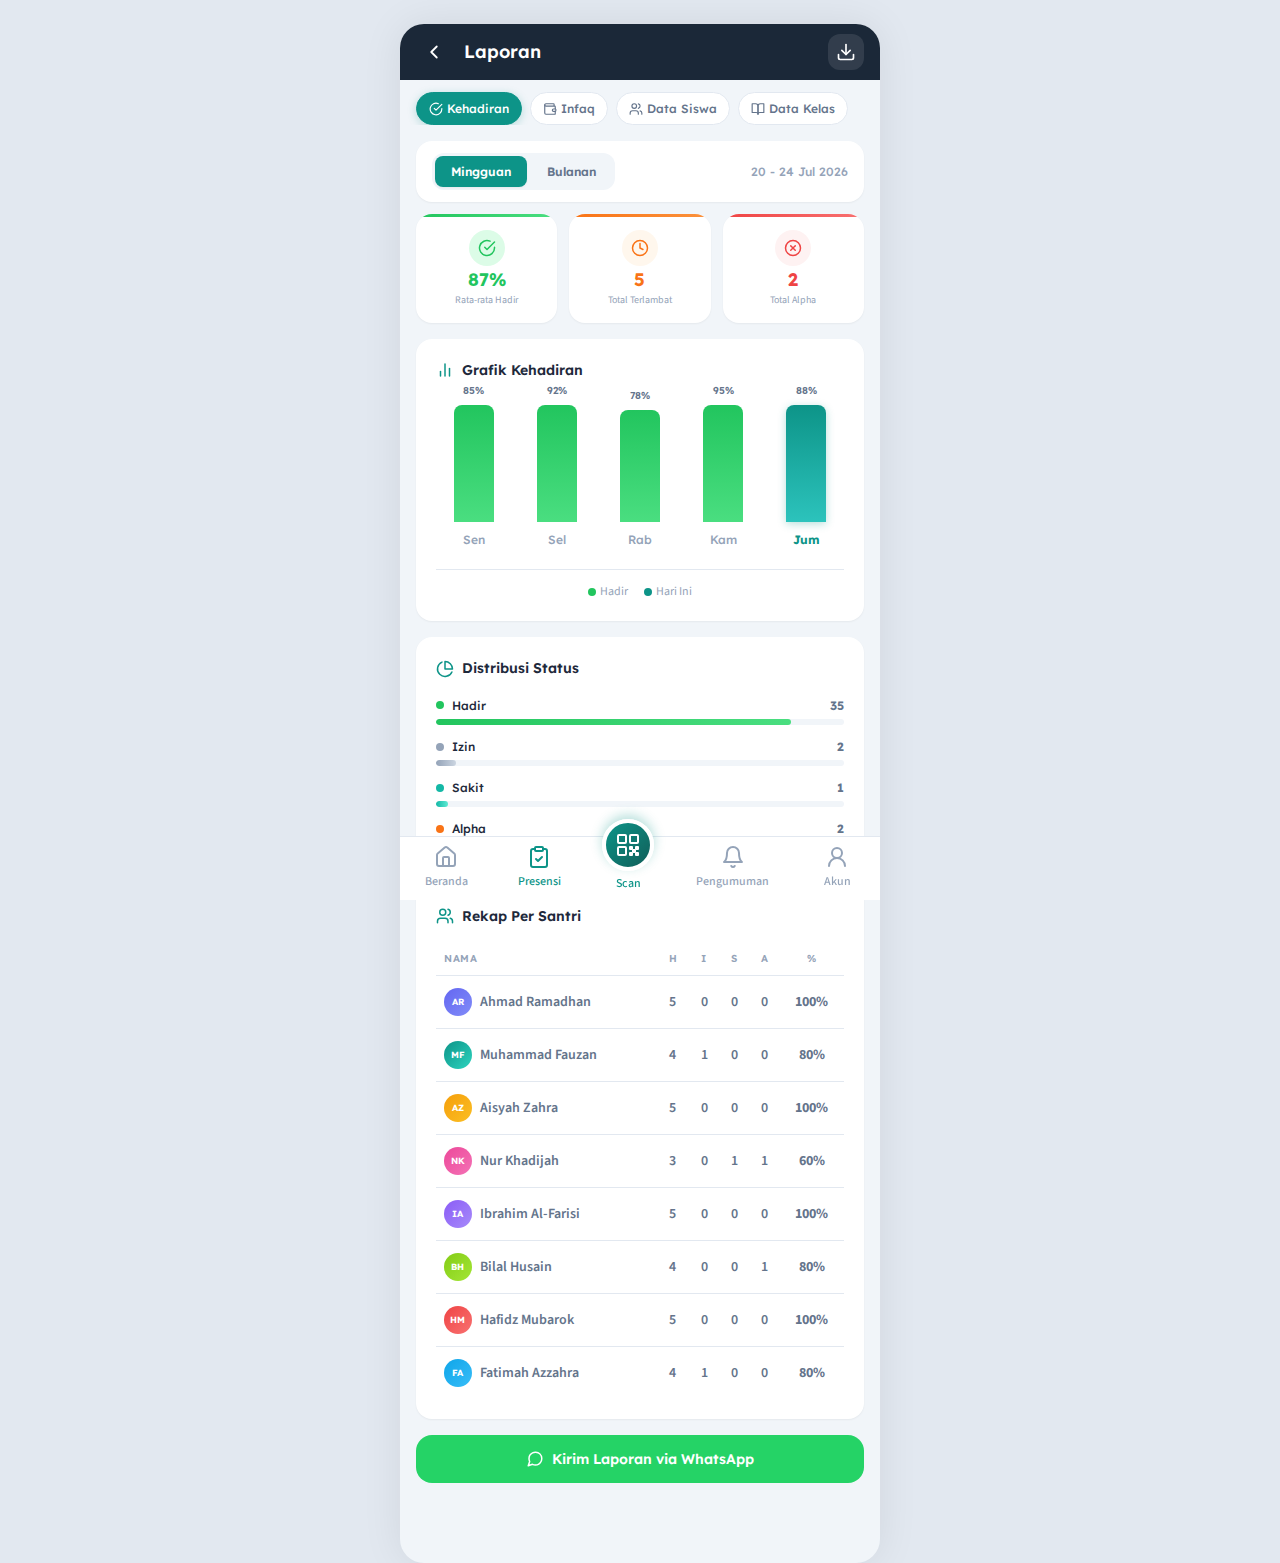
<file: laporan.html>
<!DOCTYPE html>
<html lang="id">
<head>
  <meta charset="UTF-8" />
  <meta name="viewport" content="width=device-width, initial-scale=1.0" />
  <title>Laporan — Absensi Santri</title>
  <link rel="stylesheet" href="css/style.css" />
  <link rel="stylesheet" href="css/dashboard.css" />
  <link rel="stylesheet" href="css/laporan.css" />
  <link rel="stylesheet" href="css/scan.css" />
  <link rel="stylesheet" href="css/notif-popup.css" />
</head>
<body>

  <div class="app-container">

    <!-- ===== HEADER ===== -->
    <header class="lp-header">
      <button class="lp-header-back" onclick="history.back()" aria-label="Kembali">
        <svg xmlns="http://www.w3.org/2000/svg" width="22" height="22" viewBox="0 0 24 24" fill="none" stroke="currentColor" stroke-linecap="round" stroke-linejoin="round" stroke-width="2"><path d="m15 18-6-6 6-6"/></svg>
      </button>
      <h1 class="lp-header-title">Laporan</h1>
      <button class="lp-header-action" id="btnExport" aria-label="Ekspor">
        <svg xmlns="http://www.w3.org/2000/svg" width="20" height="20" viewBox="0 0 24 24" fill="none" stroke="currentColor" stroke-linecap="round" stroke-linejoin="round" stroke-width="2"><path d="M21 15v4a2 2 0 0 1-2 2H5a2 2 0 0 1-2-2v-4"/><polyline points="7 10 12 15 17 10"/><line x1="12" y1="15" x2="12" y2="3"/></svg>
      </button>
    </header>

    <!-- ===== CATEGORY TABS ===== -->
    <div class="lp-category-wrap">
      <div class="lp-category-tabs">
        <button class="lp-category-tab active" data-category="kehadiran">
          <svg xmlns="http://www.w3.org/2000/svg" width="16" height="16" viewBox="0 0 24 24" fill="none" stroke="currentColor" stroke-linecap="round" stroke-linejoin="round" stroke-width="2"><path d="M22 11.08V12a10 10 0 1 1-5.93-9.14"/><polyline points="22 4 12 14.01 9 11.01"/></svg>
          Kehadiran
        </button>
        <button class="lp-category-tab" data-category="infaq">
          <svg xmlns="http://www.w3.org/2000/svg" width="16" height="16" viewBox="0 0 24 24" fill="none" stroke="currentColor" stroke-linecap="round" stroke-linejoin="round" stroke-width="2"><path d="M19 7V4a1 1 0 0 0-1-1H5a2 2 0 0 0 0 4h15a1 1 0 0 1 1 1v4h-3a2 2 0 0 0 0 4h3a1 1 0 0 0 1-1v-2.5"/><path d="M3 5v14a2 2 0 0 0 2 2h15a1 1 0 0 0 1-1v-4"/></svg>
          Infaq
        </button>
        <button class="lp-category-tab" data-category="siswa">
          <svg xmlns="http://www.w3.org/2000/svg" width="16" height="16" viewBox="0 0 24 24" fill="none" stroke="currentColor" stroke-linecap="round" stroke-linejoin="round" stroke-width="2"><path d="M16 21v-2a4 4 0 0 0-4-4H6a4 4 0 0 0-4 4v2"/><circle cx="9" cy="7" r="4"/><path d="M22 21v-2a4 4 0 0 0-3-3.87"/><path d="M16 3.13a4 4 0 0 1 0 7.75"/></svg>
          Data Siswa
        </button>
        <button class="lp-category-tab" data-category="kelas">
          <svg xmlns="http://www.w3.org/2000/svg" width="16" height="16" viewBox="0 0 24 24" fill="none" stroke="currentColor" stroke-linecap="round" stroke-linejoin="round" stroke-width="2"><path d="M2 3h6a4 4 0 0 1 4 4v14a3 3 0 0 0-3-3H2z"/><path d="M22 3h-6a4 4 0 0 0-4 4v14a3 3 0 0 1 3-3h7z"/></svg>
          Data Kelas
        </button>
      </div>
    </div>

    <!-- ============================================================ -->
    <!-- SECTION 1: KEHADIRAN (Attendance)                            -->
    <!-- ============================================================ -->
    <div class="lp-content-section active" id="sectionKehadiran">

      <!-- Date Range Tabs -->
      <div class="lp-tabs-wrap">
        <div class="lp-tabs">
          <button class="lp-tab active" data-range="mingguan" id="tabMingguan">Mingguan</button>
          <button class="lp-tab" data-range="bulanan" id="tabBulanan">Bulanan</button>
        </div>
        <span class="lp-date-label" id="lpDateRange">10 - 14 Feb 2026</span>
      </div>

      <!-- Summary Stats -->
      <div class="lp-stats">
        <div class="lp-stat-card lp-stat-hadir">
          <div class="lp-stat-icon">
            <svg xmlns="http://www.w3.org/2000/svg" width="20" height="20" viewBox="0 0 24 24" fill="none" stroke="currentColor" stroke-linecap="round" stroke-linejoin="round" stroke-width="2"><path d="M22 11.08V12a10 10 0 1 1-5.93-9.14"/><polyline points="22 4 12 14.01 9 11.01"/></svg>
          </div>
          <span class="lp-stat-value" id="statTotalHadir">87%</span>
          <span class="lp-stat-label">Rata-rata Hadir</span>
        </div>
        <div class="lp-stat-card lp-stat-terlambat">
          <div class="lp-stat-icon">
            <svg xmlns="http://www.w3.org/2000/svg" width="20" height="20" viewBox="0 0 24 24" fill="none" stroke="currentColor" stroke-linecap="round" stroke-linejoin="round" stroke-width="2"><circle cx="12" cy="12" r="10"/><polyline points="12 6 12 12 16 14"/></svg>
          </div>
          <span class="lp-stat-value" id="statTerlambat">5</span>
          <span class="lp-stat-label">Total Terlambat</span>
        </div>
        <div class="lp-stat-card lp-stat-alpha">
          <div class="lp-stat-icon">
            <svg xmlns="http://www.w3.org/2000/svg" width="20" height="20" viewBox="0 0 24 24" fill="none" stroke="currentColor" stroke-linecap="round" stroke-linejoin="round" stroke-width="2"><circle cx="12" cy="12" r="10"/><line x1="15" y1="9" x2="9" y2="15"/><line x1="9" y1="9" x2="15" y2="15"/></svg>
          </div>
          <span class="lp-stat-value" id="statAlpha">2</span>
          <span class="lp-stat-label">Total Alpha</span>
        </div>
      </div>

      <!-- Attendance Chart -->
      <div class="lp-section-card">
        <div class="lp-section-header">
          <h2 class="lp-section-title">
            <svg xmlns="http://www.w3.org/2000/svg" width="18" height="18" viewBox="0 0 24 24" fill="none" stroke="currentColor" stroke-linecap="round" stroke-linejoin="round" stroke-width="2"><line x1="18" y1="20" x2="18" y2="10"/><line x1="12" y1="20" x2="12" y2="4"/><line x1="6" y1="20" x2="6" y2="14"/></svg>
            Grafik Kehadiran
          </h2>
        </div>
        <div class="lp-chart" id="lpChart">
          <div class="lp-chart-bar-wrap">
            <div class="lp-chart-bar" style="--bar-height: 85%;"><span class="lp-chart-value">85%</span></div>
            <span class="lp-chart-label">Sen</span>
          </div>
          <div class="lp-chart-bar-wrap">
            <div class="lp-chart-bar" style="--bar-height: 92%;"><span class="lp-chart-value">92%</span></div>
            <span class="lp-chart-label">Sel</span>
          </div>
          <div class="lp-chart-bar-wrap">
            <div class="lp-chart-bar" style="--bar-height: 78%;"><span class="lp-chart-value">78%</span></div>
            <span class="lp-chart-label">Rab</span>
          </div>
          <div class="lp-chart-bar-wrap">
            <div class="lp-chart-bar" style="--bar-height: 95%;"><span class="lp-chart-value">95%</span></div>
            <span class="lp-chart-label">Kam</span>
          </div>
          <div class="lp-chart-bar-wrap">
            <div class="lp-chart-bar lp-chart-bar--today" style="--bar-height: 88%;"><span class="lp-chart-value">88%</span></div>
            <span class="lp-chart-label lp-chart-label--today">Jum</span>
          </div>
        </div>
        <div class="lp-chart-legend">
          <span class="lp-legend-item"><span class="lp-legend-dot lp-legend-hadir"></span> Hadir</span>
          <span class="lp-legend-item"><span class="lp-legend-dot lp-legend-today"></span> Hari Ini</span>
        </div>
      </div>

      <!-- Status Distribution -->
      <div class="lp-section-card">
        <div class="lp-section-header">
          <h2 class="lp-section-title">
            <svg xmlns="http://www.w3.org/2000/svg" width="18" height="18" viewBox="0 0 24 24" fill="none" stroke="currentColor" stroke-linecap="round" stroke-linejoin="round" stroke-width="2"><path d="M21.21 15.89A10 10 0 1 1 8 2.83"/><path d="M22 12A10 10 0 0 0 12 2v10z"/></svg>
            Distribusi Status
          </h2>
        </div>
        <div class="lp-distribution">
          <div class="lp-dist-item">
            <div class="lp-dist-header"><span class="lp-dist-dot lp-dist-hadir"></span><span class="lp-dist-name">Hadir</span><span class="lp-dist-count">35</span></div>
            <div class="lp-dist-bar-track"><div class="lp-dist-bar lp-dist-bar-hadir" style="width: 87%;"></div></div>
          </div>
          <div class="lp-dist-item">
            <div class="lp-dist-header"><span class="lp-dist-dot lp-dist-izin"></span><span class="lp-dist-name">Izin</span><span class="lp-dist-count">2</span></div>
            <div class="lp-dist-bar-track"><div class="lp-dist-bar lp-dist-bar-izin" style="width: 5%;"></div></div>
          </div>
          <div class="lp-dist-item">
            <div class="lp-dist-header"><span class="lp-dist-dot lp-dist-sakit"></span><span class="lp-dist-name">Sakit</span><span class="lp-dist-count">1</span></div>
            <div class="lp-dist-bar-track"><div class="lp-dist-bar lp-dist-bar-sakit" style="width: 3%;"></div></div>
          </div>
          <div class="lp-dist-item">
            <div class="lp-dist-header"><span class="lp-dist-dot lp-dist-alpha"></span><span class="lp-dist-name">Alpha</span><span class="lp-dist-count">2</span></div>
            <div class="lp-dist-bar-track"><div class="lp-dist-bar lp-dist-bar-alpha" style="width: 5%;"></div></div>
          </div>
        </div>
      </div>

      <!-- Per-Student Recap -->
      <div class="lp-section-card">
        <div class="lp-section-header">
          <h2 class="lp-section-title">
            <svg xmlns="http://www.w3.org/2000/svg" width="18" height="18" viewBox="0 0 24 24" fill="none" stroke="currentColor" stroke-linecap="round" stroke-linejoin="round" stroke-width="2"><path d="M16 21v-2a4 4 0 0 0-4-4H6a4 4 0 0 0-4 4v2"/><circle cx="9" cy="7" r="4"/><path d="M22 21v-2a4 4 0 0 0-3-3.87"/><path d="M16 3.13a4 4 0 0 1 0 7.75"/></svg>
            Rekap Per Santri
          </h2>
        </div>
        <div class="lp-table-wrap">
          <table class="lp-table">
            <thead>
              <tr>
                <th>Nama</th>
                <th class="lp-th-center">H</th>
                <th class="lp-th-center">I</th>
                <th class="lp-th-center">S</th>
                <th class="lp-th-center">A</th>
                <th class="lp-th-center">%</th>
              </tr>
            </thead>
            <tbody id="lpTableBody">
              <tr>
                <td class="lp-td-name"><span class="lp-td-avatar" style="background: linear-gradient(135deg, #6366F1, #818CF8);">AR</span>Ahmad Ramadhan</td>
                <td class="lp-td-center lp-td-hadir">5</td><td class="lp-td-center">0</td><td class="lp-td-center">0</td><td class="lp-td-center">0</td><td class="lp-td-center lp-td-persen">100%</td>
              </tr>
              <tr>
                <td class="lp-td-name"><span class="lp-td-avatar" style="background: linear-gradient(135deg, #0D9488, #2DD4BF);">MF</span>Muhammad Fauzan</td>
                <td class="lp-td-center lp-td-hadir">4</td><td class="lp-td-center">1</td><td class="lp-td-center">0</td><td class="lp-td-center">0</td><td class="lp-td-center lp-td-persen">80%</td>
              </tr>
              <tr>
                <td class="lp-td-name"><span class="lp-td-avatar" style="background: linear-gradient(135deg, #F59E0B, #FBBF24);">AZ</span>Aisyah Zahra</td>
                <td class="lp-td-center lp-td-hadir">5</td><td class="lp-td-center">0</td><td class="lp-td-center">0</td><td class="lp-td-center">0</td><td class="lp-td-center lp-td-persen">100%</td>
              </tr>
              <tr>
                <td class="lp-td-name"><span class="lp-td-avatar" style="background: linear-gradient(135deg, #EC4899, #F472B6);">NK</span>Nur Khadijah</td>
                <td class="lp-td-center lp-td-hadir">3</td><td class="lp-td-center">0</td><td class="lp-td-center">1</td><td class="lp-td-center lp-td-alpha">1</td><td class="lp-td-center lp-td-persen">60%</td>
              </tr>
              <tr>
                <td class="lp-td-name"><span class="lp-td-avatar" style="background: linear-gradient(135deg, #8B5CF6, #A78BFA);">IA</span>Ibrahim Al-Farisi</td>
                <td class="lp-td-center lp-td-hadir">5</td><td class="lp-td-center">0</td><td class="lp-td-center">0</td><td class="lp-td-center">0</td><td class="lp-td-center lp-td-persen">100%</td>
              </tr>
              <tr>
                <td class="lp-td-name"><span class="lp-td-avatar" style="background: linear-gradient(135deg, #84CC16, #A3E635);">BH</span>Bilal Husain</td>
                <td class="lp-td-center lp-td-hadir">4</td><td class="lp-td-center">0</td><td class="lp-td-center">0</td><td class="lp-td-center lp-td-alpha">1</td><td class="lp-td-center lp-td-persen">80%</td>
              </tr>
              <tr>
                <td class="lp-td-name"><span class="lp-td-avatar" style="background: linear-gradient(135deg, #EF4444, #F87171);">HM</span>Hafidz Mubarok</td>
                <td class="lp-td-center lp-td-hadir">5</td><td class="lp-td-center">0</td><td class="lp-td-center">0</td><td class="lp-td-center">0</td><td class="lp-td-center lp-td-persen">100%</td>
              </tr>
              <tr>
                <td class="lp-td-name"><span class="lp-td-avatar" style="background: linear-gradient(135deg, #0EA5E9, #38BDF8);">FA</span>Fatimah Azzahra</td>
                <td class="lp-td-center lp-td-hadir">4</td><td class="lp-td-center">1</td><td class="lp-td-center">0</td><td class="lp-td-center">0</td><td class="lp-td-center lp-td-persen">80%</td>
              </tr>
            </tbody>
          </table>
        </div>
      </div>

      <!-- Export WhatsApp -->
      <div class="lp-export-wrap">
        <button class="lp-export-btn" id="btnExportWA">
          <svg xmlns="http://www.w3.org/2000/svg" width="18" height="18" viewBox="0 0 24 24" fill="none" stroke="currentColor" stroke-linecap="round" stroke-linejoin="round" stroke-width="2"><path d="M21 11.5a8.38 8.38 0 0 1-.9 3.8 8.5 8.5 0 0 1-7.6 4.7 8.38 8.38 0 0 1-3.8-.9L3 21l1.9-5.7a8.38 8.38 0 0 1-.9-3.8 8.5 8.5 0 0 1 4.7-7.6 8.38 8.38 0 0 1 3.8-.9h.5a8.48 8.48 0 0 1 8 8v.5z"/></svg>
          Kirim Laporan via WhatsApp
        </button>
      </div>
    </div>

    <!-- ============================================================ -->
    <!-- SECTION 2: INFAQ                                             -->
    <!-- ============================================================ -->
    <div class="lp-content-section" id="sectionInfaq">

      <!-- Infaq Summary Stats -->
      <div class="lp-stats lp-stats-2col">
        <div class="lp-stat-card lp-stat-infaq-total">
          <div class="lp-stat-icon">
            <svg xmlns="http://www.w3.org/2000/svg" width="20" height="20" viewBox="0 0 24 24" fill="none" stroke="currentColor" stroke-linecap="round" stroke-linejoin="round" stroke-width="2"><path d="M19 7V4a1 1 0 0 0-1-1H5a2 2 0 0 0 0 4h15a1 1 0 0 1 1 1v4h-3a2 2 0 0 0 0 4h3a1 1 0 0 0 1-1v-2.5"/><path d="M3 5v14a2 2 0 0 0 2 2h15a1 1 0 0 0 1-1v-4"/></svg>
          </div>
          <span class="lp-stat-value" id="statInfaqTotal">Rp 0</span>
          <span class="lp-stat-label">Total Terkumpul</span>
        </div>
        <div class="lp-stat-card lp-stat-infaq-count">
          <div class="lp-stat-icon">
            <svg xmlns="http://www.w3.org/2000/svg" width="20" height="20" viewBox="0 0 24 24" fill="none" stroke="currentColor" stroke-linecap="round" stroke-linejoin="round" stroke-width="2"><rect x="3" y="4" width="18" height="18" rx="2" ry="2"/><line x1="16" y1="2" x2="16" y2="6"/><line x1="8" y1="2" x2="8" y2="6"/><line x1="3" y1="10" x2="21" y2="10"/></svg>
          </div>
          <span class="lp-stat-value" id="statInfaqCount">0</span>
          <span class="lp-stat-label">Transaksi</span>
        </div>
        <div class="lp-stat-card lp-stat-infaq-tunai">
          <div class="lp-stat-icon">
            <svg xmlns="http://www.w3.org/2000/svg" width="20" height="20" viewBox="0 0 24 24" fill="none" stroke="currentColor" stroke-linecap="round" stroke-linejoin="round" stroke-width="2"><line x1="12" y1="1" x2="12" y2="23"/><path d="M17 5H9.5a3.5 3.5 0 0 0 0 7h5a3.5 3.5 0 0 1 0 7H6"/></svg>
          </div>
          <span class="lp-stat-value" id="statInfaqTunai">0</span>
          <span class="lp-stat-label">Tunai</span>
        </div>
        <div class="lp-stat-card lp-stat-infaq-transfer">
          <div class="lp-stat-icon">
            <svg xmlns="http://www.w3.org/2000/svg" width="20" height="20" viewBox="0 0 24 24" fill="none" stroke="currentColor" stroke-linecap="round" stroke-linejoin="round" stroke-width="2"><rect width="20" height="14" x="2" y="5" rx="2"/><line x1="2" y1="10" x2="22" y2="10"/></svg>
          </div>
          <span class="lp-stat-value" id="statInfaqTransfer">0</span>
          <span class="lp-stat-label">Transfer</span>
        </div>
      </div>

      <!-- Infaq Distribution Chart -->
      <div class="lp-section-card">
        <div class="lp-section-header">
          <h2 class="lp-section-title">
            <svg xmlns="http://www.w3.org/2000/svg" width="18" height="18" viewBox="0 0 24 24" fill="none" stroke="currentColor" stroke-linecap="round" stroke-linejoin="round" stroke-width="2"><line x1="18" y1="20" x2="18" y2="10"/><line x1="12" y1="20" x2="12" y2="4"/><line x1="6" y1="20" x2="6" y2="14"/></svg>
            Distribusi Pembayaran
          </h2>
        </div>
        <div class="lp-distribution">
          <div class="lp-dist-item">
            <div class="lp-dist-header"><span class="lp-dist-dot" style="background:#16A34A;"></span><span class="lp-dist-name">Tunai</span><span class="lp-dist-count" id="distInfaqTunai">0</span></div>
            <div class="lp-dist-bar-track"><div class="lp-dist-bar" id="distBarInfaqTunai" style="width:0%; background:linear-gradient(90deg,#16A34A,#4ADE80);"></div></div>
          </div>
          <div class="lp-dist-item">
            <div class="lp-dist-header"><span class="lp-dist-dot" style="background:#3B82F6;"></span><span class="lp-dist-name">Transfer</span><span class="lp-dist-count" id="distInfaqTransfer">0</span></div>
            <div class="lp-dist-bar-track"><div class="lp-dist-bar" id="distBarInfaqTransfer" style="width:0%; background:linear-gradient(90deg,#3B82F6,#60A5FA);"></div></div>
          </div>
        </div>
      </div>

      <!-- Infaq Per-Student Table -->
      <div class="lp-section-card">
        <div class="lp-section-header">
          <h2 class="lp-section-title">
            <svg xmlns="http://www.w3.org/2000/svg" width="18" height="18" viewBox="0 0 24 24" fill="none" stroke="currentColor" stroke-linecap="round" stroke-linejoin="round" stroke-width="2"><rect x="3" y="4" width="18" height="18" rx="2" ry="2"/><line x1="16" y1="2" x2="16" y2="6"/><line x1="8" y1="2" x2="8" y2="6"/><line x1="3" y1="10" x2="21" y2="10"/></svg>
            Riwayat Infaq
          </h2>
        </div>
        <div class="lp-table-wrap">
          <table class="lp-table">
            <thead>
              <tr>
                <th>Nama</th>
                <th class="lp-th-center">Jumlah</th>
                <th class="lp-th-center">Tipe</th>
                <th class="lp-th-center">Tanggal</th>
              </tr>
            </thead>
            <tbody id="lpInfaqTableBody"></tbody>
          </table>
        </div>
      </div>
    </div>

    <!-- ============================================================ -->
    <!-- SECTION 3: DATA SISWA                                        -->
    <!-- ============================================================ -->
    <div class="lp-content-section" id="sectionSiswa">

      <!-- Siswa Summary Stats -->
      <div class="lp-stats lp-stats-2col">
        <div class="lp-stat-card lp-stat-siswa-total">
          <div class="lp-stat-icon">
            <svg xmlns="http://www.w3.org/2000/svg" width="20" height="20" viewBox="0 0 24 24" fill="none" stroke="currentColor" stroke-linecap="round" stroke-linejoin="round" stroke-width="2"><path d="M16 21v-2a4 4 0 0 0-4-4H6a4 4 0 0 0-4 4v2"/><circle cx="9" cy="7" r="4"/><path d="M22 21v-2a4 4 0 0 0-3-3.87"/><path d="M16 3.13a4 4 0 0 1 0 7.75"/></svg>
          </div>
          <span class="lp-stat-value" id="statSiswaTotal">0</span>
          <span class="lp-stat-label">Total Siswa</span>
        </div>
        <div class="lp-stat-card lp-stat-siswa-aktif">
          <div class="lp-stat-icon">
            <svg xmlns="http://www.w3.org/2000/svg" width="20" height="20" viewBox="0 0 24 24" fill="none" stroke="currentColor" stroke-linecap="round" stroke-linejoin="round" stroke-width="2"><path d="M22 11.08V12a10 10 0 1 1-5.93-9.14"/><polyline points="22 4 12 14.01 9 11.01"/></svg>
          </div>
          <span class="lp-stat-value" id="statSiswaAktif">0</span>
          <span class="lp-stat-label">Aktif</span>
        </div>
        <div class="lp-stat-card lp-stat-siswa-lk">
          <div class="lp-stat-icon">
            <svg xmlns="http://www.w3.org/2000/svg" width="20" height="20" viewBox="0 0 24 24" fill="none" stroke="currentColor" stroke-linecap="round" stroke-linejoin="round" stroke-width="2"><circle cx="12" cy="8" r="5"/><path d="M20 21a8 8 0 1 0-16 0"/></svg>
          </div>
          <span class="lp-stat-value" id="statSiswaLK">0</span>
          <span class="lp-stat-label">Laki-laki</span>
        </div>
        <div class="lp-stat-card lp-stat-siswa-pr">
          <div class="lp-stat-icon">
            <svg xmlns="http://www.w3.org/2000/svg" width="20" height="20" viewBox="0 0 24 24" fill="none" stroke="currentColor" stroke-linecap="round" stroke-linejoin="round" stroke-width="2"><circle cx="12" cy="8" r="5"/><path d="M20 21a8 8 0 1 0-16 0"/></svg>
          </div>
          <span class="lp-stat-value" id="statSiswaPR">0</span>
          <span class="lp-stat-label">Perempuan</span>
        </div>
      </div>

      <!-- Siswa Distribution per Kelas -->
      <div class="lp-section-card">
        <div class="lp-section-header">
          <h2 class="lp-section-title">
            <svg xmlns="http://www.w3.org/2000/svg" width="18" height="18" viewBox="0 0 24 24" fill="none" stroke="currentColor" stroke-linecap="round" stroke-linejoin="round" stroke-width="2"><path d="M21.21 15.89A10 10 0 1 1 8 2.83"/><path d="M22 12A10 10 0 0 0 12 2v10z"/></svg>
            Distribusi Per Kelas
          </h2>
        </div>
        <div class="lp-distribution" id="lpSiswaDistribution"></div>
      </div>

      <!-- Siswa Full Table -->
      <div class="lp-section-card">
        <div class="lp-section-header">
          <h2 class="lp-section-title">
            <svg xmlns="http://www.w3.org/2000/svg" width="18" height="18" viewBox="0 0 24 24" fill="none" stroke="currentColor" stroke-linecap="round" stroke-linejoin="round" stroke-width="2"><path d="M16 21v-2a4 4 0 0 0-4-4H6a4 4 0 0 0-4 4v2"/><circle cx="9" cy="7" r="4"/><path d="M22 21v-2a4 4 0 0 0-3-3.87"/><path d="M16 3.13a4 4 0 0 1 0 7.75"/></svg>
            Daftar Siswa
          </h2>
        </div>
        <div class="lp-table-wrap">
          <table class="lp-table">
            <thead>
              <tr>
                <th>Nama</th>
                <th class="lp-th-center">Kelas</th>
                <th class="lp-th-center">JK</th>
                <th class="lp-th-center">Status</th>
              </tr>
            </thead>
            <tbody id="lpSiswaTableBody"></tbody>
          </table>
        </div>
      </div>
    </div>

    <!-- ============================================================ -->
    <!-- SECTION 4: DATA KELAS                                        -->
    <!-- ============================================================ -->
    <div class="lp-content-section" id="sectionKelas">

      <!-- Kelas Summary Stats -->
      <div class="lp-stats lp-stats-2col-half">
        <div class="lp-stat-card lp-stat-kelas-total">
          <div class="lp-stat-icon">
            <svg xmlns="http://www.w3.org/2000/svg" width="20" height="20" viewBox="0 0 24 24" fill="none" stroke="currentColor" stroke-linecap="round" stroke-linejoin="round" stroke-width="2"><path d="M2 3h6a4 4 0 0 1 4 4v14a3 3 0 0 0-3-3H2z"/><path d="M22 3h-6a4 4 0 0 0-4 4v14a3 3 0 0 1 3-3h7z"/></svg>
          </div>
          <span class="lp-stat-value" id="statKelasTotal">0</span>
          <span class="lp-stat-label">Total Kelas</span>
        </div>
        <div class="lp-stat-card lp-stat-kelas-santri">
          <div class="lp-stat-icon">
            <svg xmlns="http://www.w3.org/2000/svg" width="20" height="20" viewBox="0 0 24 24" fill="none" stroke="currentColor" stroke-linecap="round" stroke-linejoin="round" stroke-width="2"><path d="M16 21v-2a4 4 0 0 0-4-4H6a4 4 0 0 0-4 4v2"/><circle cx="9" cy="7" r="4"/><path d="M22 21v-2a4 4 0 0 0-3-3.87"/><path d="M16 3.13a4 4 0 0 1 0 7.75"/></svg>
          </div>
          <span class="lp-stat-value" id="statKelasSantri">0</span>
          <span class="lp-stat-label">Total Santri</span>
        </div>
      </div>

      <!-- Kelas Distribution -->
      <div class="lp-section-card">
        <div class="lp-section-header">
          <h2 class="lp-section-title">
            <svg xmlns="http://www.w3.org/2000/svg" width="18" height="18" viewBox="0 0 24 24" fill="none" stroke="currentColor" stroke-linecap="round" stroke-linejoin="round" stroke-width="2"><line x1="18" y1="20" x2="18" y2="10"/><line x1="12" y1="20" x2="12" y2="4"/><line x1="6" y1="20" x2="6" y2="14"/></svg>
            Jumlah Santri Per Kelas
          </h2>
        </div>
        <div class="lp-distribution" id="lpKelasDistribution"></div>
      </div>

      <!-- Kelas Full Table -->
      <div class="lp-section-card">
        <div class="lp-section-header">
          <h2 class="lp-section-title">
            <svg xmlns="http://www.w3.org/2000/svg" width="18" height="18" viewBox="0 0 24 24" fill="none" stroke="currentColor" stroke-linecap="round" stroke-linejoin="round" stroke-width="2"><path d="M2 3h6a4 4 0 0 1 4 4v14a3 3 0 0 0-3-3H2z"/><path d="M22 3h-6a4 4 0 0 0-4 4v14a3 3 0 0 1 3-3h7z"/></svg>
            Daftar Kelas
          </h2>
        </div>
        <div class="lp-table-wrap">
          <table class="lp-table">
            <thead>
              <tr>
                <th>Nama Kelas</th>
                <th class="lp-th-center">Wali Kelas</th>
                <th class="lp-th-center">Santri</th>
              </tr>
            </thead>
            <tbody id="lpKelasTableBody"></tbody>
          </table>
        </div>
      </div>
    </div>

    <!-- ===== BOTTOM NAVIGATION ===== -->
    <nav class="bottom-nav">
      <a href="dashboard.html" class="nav-tab">
        <svg xmlns="http://www.w3.org/2000/svg" width="24" height="24" viewBox="0 0 24 24" fill="none" stroke="currentColor" stroke-linecap="round" stroke-linejoin="round" stroke-width="2"><path d="M15 21v-8a1 1 0 0 0-1-1h-4a1 1 0 0 0-1 1v8"/><path d="M3 10a2 2 0 0 1 .709-1.528l7-5.999a2 2 0 0 1 2.582 0l7 5.999A2 2 0 0 1 21 10v9a2 2 0 0 1-2 2H5a2 2 0 0 1-2-2z"/></svg>
        <span class="nav-tab-label">Beranda</span>
      </a>
      <a href="presensi.html" class="nav-tab active">
        <svg xmlns="http://www.w3.org/2000/svg" width="24" height="24" viewBox="0 0 24 24" fill="none" stroke="currentColor" stroke-linecap="round" stroke-linejoin="round" stroke-width="2"><rect width="8" height="4" x="8" y="2" rx="1" ry="1"/><path d="M16 4h2a2 2 0 0 1 2 2v14a2 2 0 0 1-2 2H6a2 2 0 0 1-2-2V6a2 2 0 0 1 2-2h2"/><path d="m9 14l2 2l4-4"/></svg>
        <span class="nav-tab-label">Presensi</span>
      </a>
      <div class="nav-qr-wrap">
        <a href="#" class="nav-qr-btn" aria-label="Scan QR Code">
          <svg xmlns="http://www.w3.org/2000/svg" width="24" height="24" viewBox="0 0 24 24" fill="none" stroke="currentColor" stroke-linecap="round" stroke-linejoin="round" stroke-width="2"><rect x="2" y="2" width="8" height="8" rx="1"/><rect x="14" y="2" width="8" height="8" rx="1"/><rect x="2" y="14" width="8" height="8" rx="1"/><path d="M14 14h2v2h-2z"/><path d="M20 14h2v2h-2z"/><path d="M14 20h2v2h-2z"/><path d="M20 20h2v2h-2z"/><path d="M17 17h2v2h-2z"/></svg>
        </a>
        <span class="nav-qr-label">Scan</span>
      </div>
      <a href="pengumuman.html" class="nav-tab">
        <svg xmlns="http://www.w3.org/2000/svg" width="24" height="24" viewBox="0 0 24 24" fill="none" stroke="currentColor" stroke-linecap="round" stroke-linejoin="round" stroke-width="2"><path d="M6 8a6 6 0 0 1 12 0c0 7 3 9 3 9H3s3-2 3-9"/><path d="M10.3 21a1.94 1.94 0 0 0 3.4 0"/></svg>
        <span class="nav-tab-label">Pengumuman</span>
      </a>
      <a href="akun.html" class="nav-tab">
        <svg xmlns="http://www.w3.org/2000/svg" width="24" height="24" viewBox="0 0 24 24" fill="none" stroke="currentColor" stroke-linecap="round" stroke-linejoin="round" stroke-width="2"><circle cx="12" cy="8" r="5"/><path d="M20 21a8 8 0 1 0-16 0"/></svg>
        <span class="nav-tab-label">Akun</span>
      </a>
    </nav>

  </div>

  <script src="js/attendance-store.js"></script>
  <script src="js/laporan.js"></script>
  <script src="js/notif-popup.js"></script>
  <script src="js/scan.js"></script>
</body>
</html>
</file>
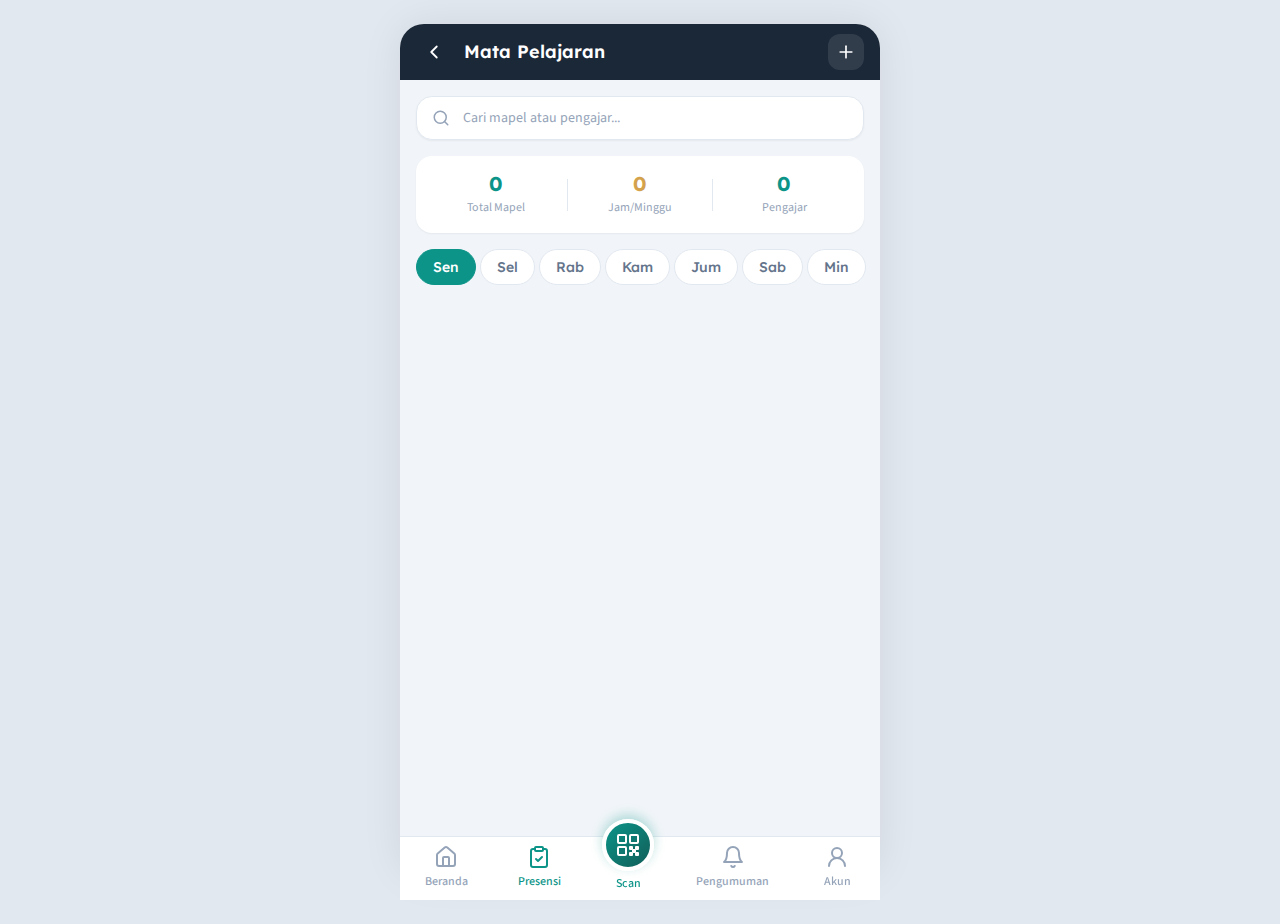
<file: mapel.html>
<!DOCTYPE html>
<html lang="id">
<head>
  <meta charset="UTF-8" />
  <meta name="viewport" content="width=device-width, initial-scale=1.0" />
  <title>Mata Pelajaran — Absensi Santri</title>
  <link rel="stylesheet" href="css/style.css" />
  <link rel="stylesheet" href="css/dashboard.css" />
  <link rel="stylesheet" href="css/mapel.css" />
  <link rel="stylesheet" href="css/scan.css" />
  <link rel="stylesheet" href="css/notif-popup.css" />
</head>
<body>

  <div class="app-container">

    <!-- ===== HEADER ===== -->
    <header class="mp-header">
      <button class="mp-header-back" onclick="history.back()" aria-label="Kembali">
        <svg xmlns="http://www.w3.org/2000/svg" width="22" height="22" viewBox="0 0 24 24" fill="none" stroke="currentColor" stroke-linecap="round" stroke-linejoin="round" stroke-width="2"><path d="m15 18-6-6 6-6"/></svg>
      </button>
      <h1 class="mp-header-title">Mata Pelajaran</h1>
      <button class="mp-header-action" aria-label="Tambah Mapel" id="btnAddMapel">
        <svg xmlns="http://www.w3.org/2000/svg" width="22" height="22" viewBox="0 0 24 24" fill="none" stroke="currentColor" stroke-linecap="round" stroke-linejoin="round" stroke-width="2"><line x1="12" y1="5" x2="12" y2="19"/><line x1="5" y1="12" x2="19" y2="12"/></svg>
      </button>
    </header>

    <!-- ===== SEARCH BAR ===== -->
    <div class="mp-search-wrap">
      <div class="mp-search">
        <svg class="mp-search-icon" xmlns="http://www.w3.org/2000/svg" width="18" height="18" viewBox="0 0 24 24" fill="none" stroke="currentColor" stroke-linecap="round" stroke-linejoin="round" stroke-width="2"><circle cx="11" cy="11" r="8"/><path d="m21 21-4.3-4.3"/></svg>
        <input type="text" class="mp-search-input" placeholder="Cari mapel atau pengajar..." id="searchInput" />
      </div>
    </div>

    <!-- ===== STATS SUMMARY ===== -->
    <div class="mp-stats">
      <div class="mp-stat-item">
        <span class="mp-stat-number" id="statTotal">0</span>
        <span class="mp-stat-label">Total Mapel</span>
      </div>
      <div class="mp-stat-divider"></div>
      <div class="mp-stat-item">
        <span class="mp-stat-number accent" id="statJam">0</span>
        <span class="mp-stat-label">Jam/Minggu</span>
      </div>
      <div class="mp-stat-divider"></div>
      <div class="mp-stat-item">
        <span class="mp-stat-number" id="statGuru">0</span>
        <span class="mp-stat-label">Pengajar</span>
      </div>
    </div>

    <!-- ===== DAY FILTER ===== -->
    <div class="mp-filter-wrap">
      <div class="mp-filters">
        <button class="mp-filter active" data-day="senin">Sen</button>
        <button class="mp-filter" data-day="selasa">Sel</button>
        <button class="mp-filter" data-day="rabu">Rab</button>
        <button class="mp-filter" data-day="kamis">Kam</button>
        <button class="mp-filter" data-day="jumat">Jum</button>
        <button class="mp-filter" data-day="sabtu">Sab</button>
        <button class="mp-filter" data-day="minggu">Min</button>
      </div>
    </div>

    <!-- ===== SUBJECT LIST (rendered dynamically) ===== -->
    <div class="mp-list" id="mapelList"></div>

    <!-- ===== EMPTY STATE ===== -->
    <div class="mp-empty" id="emptyState" style="display: none;">
      <div class="mp-empty-icon">
        <svg xmlns="http://www.w3.org/2000/svg" width="36" height="36" viewBox="0 0 24 24" fill="none" stroke="currentColor" stroke-linecap="round" stroke-linejoin="round" stroke-width="1.5"><rect x="5" y="2" width="14" height="20" rx="2"/><line x1="9" y1="7" x2="15" y2="7"/><line x1="9" y1="11" x2="15" y2="11"/><line x1="9" y1="15" x2="12" y2="15"/></svg>
      </div>
      <p class="mp-empty-text">Tidak ada mapel ditemukan</p>
      <p class="mp-empty-sub">Coba cari dengan kata kunci lain atau tambah mapel baru</p>
    </div>

    <!-- ===== ADD / EDIT MODAL ===== -->
    <div class="mp-modal-overlay" id="mapelModalOverlay">
      <div class="mp-modal">
        <div class="mp-modal-header">
          <h2 class="mp-modal-title" id="modalTitle">Tambah Mapel Baru</h2>
          <button class="mp-modal-close" id="btnCloseModal" aria-label="Tutup">
            <svg xmlns="http://www.w3.org/2000/svg" width="20" height="20" viewBox="0 0 24 24" fill="none" stroke="currentColor" stroke-linecap="round" stroke-linejoin="round" stroke-width="2"><line x1="18" y1="6" x2="6" y2="18"/><line x1="6" y1="6" x2="18" y2="18"/></svg>
          </button>
        </div>
        <div class="mp-modal-body">
          <!-- Form Error -->
          <div class="mp-form-error" id="formError" style="display: none;">
            <svg xmlns="http://www.w3.org/2000/svg" width="16" height="16" viewBox="0 0 24 24" fill="none" stroke="currentColor" stroke-linecap="round" stroke-linejoin="round" stroke-width="2"><circle cx="12" cy="12" r="10"/><line x1="12" y1="8" x2="12" y2="12"/><line x1="12" y1="16" x2="12.01" y2="16"/></svg>
            <span id="formErrorText"></span>
          </div>

          <!-- Nama Mapel -->
          <div class="mp-form-group">
            <label class="mp-form-label" for="formMapel">Nama Mapel <span class="mp-required">*</span></label>
            <input type="text" class="mp-form-input" id="formMapel" placeholder="Masukkan nama mata pelajaran" autocomplete="off" />
          </div>

          <!-- Guru -->
          <div class="mp-form-group">
            <label class="mp-form-label" for="formGuru">Pengajar <span class="mp-required">*</span></label>
            <input type="text" class="mp-form-input" id="formGuru" placeholder="Masukkan nama pengajar" autocomplete="off" />
          </div>

          <!-- Jam -->
          <div class="mp-form-row">
            <div class="mp-form-group mp-form-half">
              <label class="mp-form-label" for="formStart">Jam Mulai</label>
              <input type="time" class="mp-form-input" id="formStart" value="07:00" />
            </div>
            <div class="mp-form-group mp-form-half">
              <label class="mp-form-label" for="formEnd">Jam Selesai</label>
              <input type="time" class="mp-form-input" id="formEnd" value="08:30" />
            </div>
          </div>

          <!-- Hari -->
          <div class="mp-form-group">
            <label class="mp-form-label">Hari <span class="mp-required">*</span></label>
            <div class="mp-hari-checks">
              <label class="mp-hari-check"><input type="checkbox" value="senin" /><span>Sen</span></label>
              <label class="mp-hari-check"><input type="checkbox" value="selasa" /><span>Sel</span></label>
              <label class="mp-hari-check"><input type="checkbox" value="rabu" /><span>Rab</span></label>
              <label class="mp-hari-check"><input type="checkbox" value="kamis" /><span>Kam</span></label>
              <label class="mp-hari-check"><input type="checkbox" value="jumat" /><span>Jum</span></label>
              <label class="mp-hari-check"><input type="checkbox" value="sabtu" /><span>Sab</span></label>
              <label class="mp-hari-check"><input type="checkbox" value="minggu" /><span>Min</span></label>
            </div>
          </div>

          <!-- Kelas -->
          <div class="mp-form-group">
            <label class="mp-form-label" for="formKelas">Kelas</label>
            <select class="mp-form-select" id="formKelas">
              <option value="VII-A">VII-A</option>
              <option value="VII-B">VII-B</option>
              <option value="VIII-A">VIII-A</option>
              <option value="IX-A">IX-A</option>
              <option value="Semua">Semua Kelas</option>
            </select>
          </div>
        </div>
        <div class="mp-modal-footer">
          <button class="mp-btn mp-btn-secondary" id="btnCancelMapel">Batal</button>
          <button class="mp-btn mp-btn-primary" id="btnSaveMapel">Simpan</button>
        </div>
      </div>
    </div>

    <!-- ===== DETAIL MODAL ===== -->
    <div class="mp-modal-overlay" id="detailModalOverlay">
      <div class="mp-modal mp-modal-sm">
        <div class="mp-modal-header">
          <h2 class="mp-modal-title">Detail Mapel</h2>
          <button class="mp-modal-close" id="btnCloseDetail" aria-label="Tutup">
            <svg xmlns="http://www.w3.org/2000/svg" width="20" height="20" viewBox="0 0 24 24" fill="none" stroke="currentColor" stroke-linecap="round" stroke-linejoin="round" stroke-width="2"><line x1="18" y1="6" x2="6" y2="18"/><line x1="6" y1="6" x2="18" y2="18"/></svg>
          </button>
        </div>
        <div class="mp-modal-body">
          <div class="mp-detail-icon-wrap">
            <div class="mp-detail-icon" id="detailIcon">
              <svg xmlns="http://www.w3.org/2000/svg" width="28" height="28" viewBox="0 0 24 24" fill="none" stroke="currentColor" stroke-linecap="round" stroke-linejoin="round" stroke-width="2"><path d="M4 19.5v-15A2.5 2.5 0 0 1 6.5 2H20v20H6.5a2.5 2.5 0 0 1 0-5H20"/></svg>
            </div>
            <div class="mp-detail-name" id="detailNama"></div>
          </div>
          <div class="mp-detail-list">
            <div class="mp-detail-row">
              <span class="mp-detail-label">Pengajar</span>
              <span class="mp-detail-value" id="detailGuru"></span>
            </div>
            <div class="mp-detail-row">
              <span class="mp-detail-label">Jam</span>
              <span class="mp-detail-value" id="detailJam"></span>
            </div>
            <div class="mp-detail-row">
              <span class="mp-detail-label">Hari</span>
              <span class="mp-detail-value" id="detailHari"></span>
            </div>
            <div class="mp-detail-row">
              <span class="mp-detail-label">Kelas</span>
              <span class="mp-detail-value" id="detailKelas"></span>
            </div>
          </div>
        </div>
        <div class="mp-modal-footer">
          <button class="mp-btn mp-btn-secondary" id="btnCloseDetailFooter">Tutup</button>
          <button class="mp-btn mp-btn-primary" id="btnEditFromDetail">Edit</button>
          <button class="mp-btn mp-btn-danger" id="btnDeleteFromDetail">Hapus</button>
        </div>
      </div>
    </div>

    <!-- ===== DELETE CONFIRMATION DIALOG ===== -->
    <div class="mp-modal-overlay" id="deleteDialogOverlay">
      <div class="mp-modal mp-modal-sm">
        <div class="mp-modal-body mp-delete-body">
          <div class="mp-delete-icon">
            <svg xmlns="http://www.w3.org/2000/svg" width="32" height="32" viewBox="0 0 24 24" fill="none" stroke="currentColor" stroke-linecap="round" stroke-linejoin="round" stroke-width="1.5"><path d="M3 6h18"/><path d="M19 6v14c0 1-1 2-2 2H7c-1 0-2-1-2-2V6"/><path d="M8 6V4c0-1 1-2 2-2h4c1 0 2 1 2 2v2"/><line x1="10" y1="11" x2="10" y2="17"/><line x1="14" y1="11" x2="14" y2="17"/></svg>
          </div>
          <h3 class="mp-delete-title">Hapus Mapel?</h3>
          <p class="mp-delete-text">Data <strong id="deleteMapelName"></strong> akan dihapus permanen dan tidak bisa dikembalikan.</p>
        </div>
        <div class="mp-modal-footer">
          <button class="mp-btn mp-btn-secondary" id="btnCancelDelete">Batal</button>
          <button class="mp-btn mp-btn-danger" id="btnConfirmDelete">Hapus</button>
        </div>
      </div>
    </div>

    <!-- ===== BOTTOM NAVIGATION ===== -->
    <nav class="bottom-nav">
      <a href="dashboard.html" class="nav-tab">
        <svg xmlns="http://www.w3.org/2000/svg" width="24" height="24" viewBox="0 0 24 24" fill="none" stroke="currentColor" stroke-linecap="round" stroke-linejoin="round" stroke-width="2"><path d="M15 21v-8a1 1 0 0 0-1-1h-4a1 1 0 0 0-1 1v8"/><path d="M3 10a2 2 0 0 1 .709-1.528l7-5.999a2 2 0 0 1 2.582 0l7 5.999A2 2 0 0 1 21 10v9a2 2 0 0 1-2 2H5a2 2 0 0 1-2-2z"/></svg>
        <span class="nav-tab-label">Beranda</span>
      </a>
      <a href="presensi.html" class="nav-tab active">
        <svg xmlns="http://www.w3.org/2000/svg" width="24" height="24" viewBox="0 0 24 24" fill="none" stroke="currentColor" stroke-linecap="round" stroke-linejoin="round" stroke-width="2"><rect width="8" height="4" x="8" y="2" rx="1" ry="1"/><path d="M16 4h2a2 2 0 0 1 2 2v14a2 2 0 0 1-2 2H6a2 2 0 0 1-2-2V6a2 2 0 0 1 2-2h2"/><path d="m9 14l2 2l4-4"/></svg>
        <span class="nav-tab-label">Presensi</span>
      </a>
      <!-- Scan QR -->
      <div class="nav-qr-wrap">
        <a href="#" class="nav-qr-btn" aria-label="Scan QR Code">
          <svg xmlns="http://www.w3.org/2000/svg" width="24" height="24" viewBox="0 0 24 24" fill="none" stroke="currentColor" stroke-linecap="round" stroke-linejoin="round" stroke-width="2"><rect x="2" y="2" width="8" height="8" rx="1"/><rect x="14" y="2" width="8" height="8" rx="1"/><rect x="2" y="14" width="8" height="8" rx="1"/><path d="M14 14h2v2h-2z"/><path d="M20 14h2v2h-2z"/><path d="M14 20h2v2h-2z"/><path d="M20 20h2v2h-2z"/><path d="M17 17h2v2h-2z"/></svg>
        </a>
        <span class="nav-qr-label">Scan</span>
      </div>
      <a href="pengumuman.html" class="nav-tab">
        <svg xmlns="http://www.w3.org/2000/svg" width="24" height="24" viewBox="0 0 24 24" fill="none" stroke="currentColor" stroke-linecap="round" stroke-linejoin="round" stroke-width="2"><path d="M6 8a6 6 0 0 1 12 0c0 7 3 9 3 9H3s3-2 3-9"/><path d="M10.3 21a1.94 1.94 0 0 0 3.4 0"/></svg>
        <span class="nav-tab-label">Pengumuman</span>
      </a>
      <a href="akun.html" class="nav-tab">
        <svg xmlns="http://www.w3.org/2000/svg" width="24" height="24" viewBox="0 0 24 24" fill="none" stroke="currentColor" stroke-linecap="round" stroke-linejoin="round" stroke-width="2"><circle cx="12" cy="8" r="5"/><path d="M20 21a8 8 0 1 0-16 0"/></svg>
        <span class="nav-tab-label">Akun</span>
      </a>
    </nav>

  </div>

  <script src="js/attendance-store.js"></script>
  <script src="js/mapel.js"></script>
  <script src="js/notif-popup.js"></script>
  <script src="js/scan.js"></script>
</body>
</html>
</file>
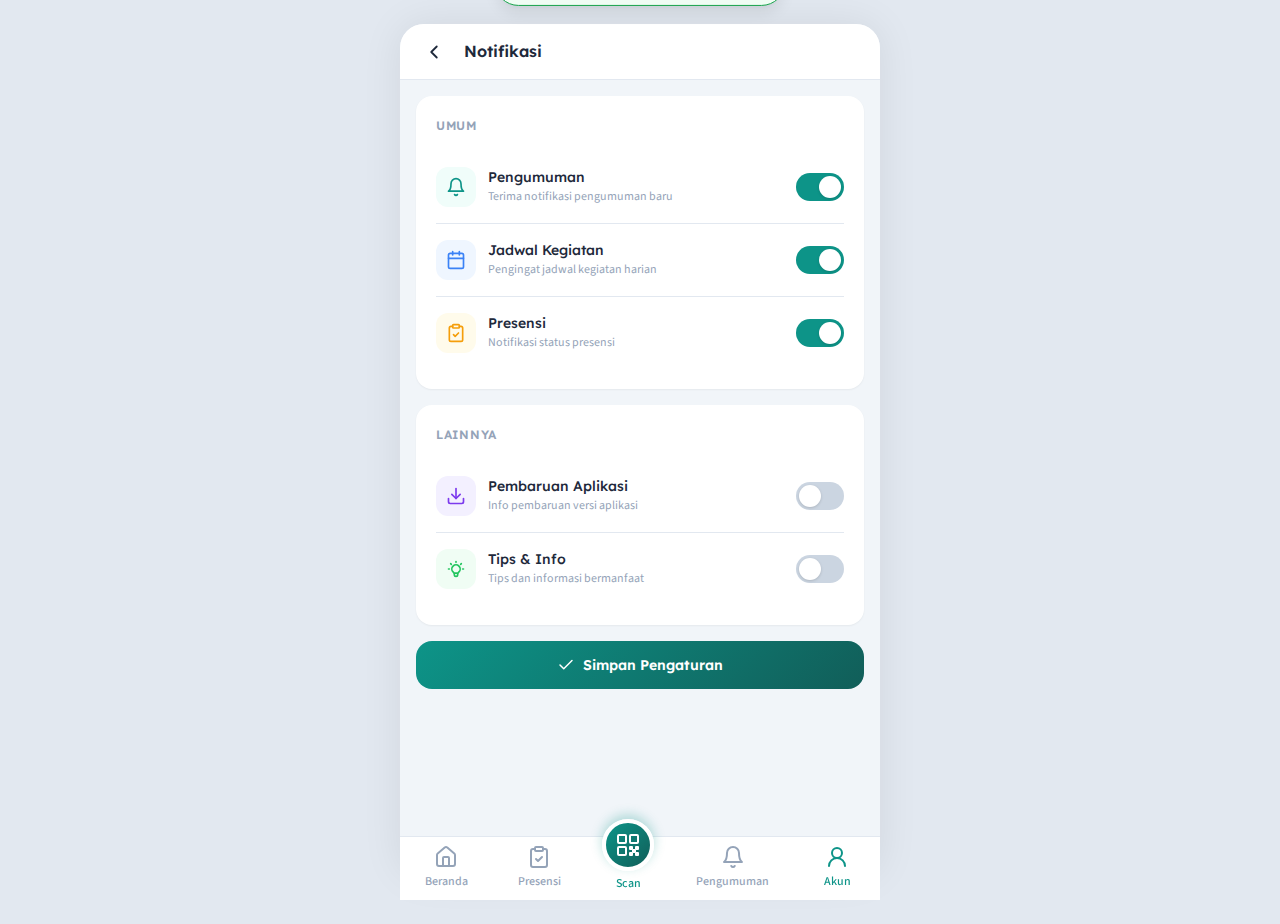
<file: notifikasi.html>
<!DOCTYPE html>
<html lang="id">
<head>
  <meta charset="UTF-8" />
  <meta name="viewport" content="width=device-width, initial-scale=1.0" />
  <title>Notifikasi — Absensi Santri</title>
  <link rel="stylesheet" href="css/style.css" />
  <link rel="stylesheet" href="css/dashboard.css" />
  <link rel="stylesheet" href="css/settings.css" />
  <link rel="stylesheet" href="css/scan.css" />
  <link rel="stylesheet" href="css/notif-popup.css" />
</head>
<body>

  <div class="app-container">

    <!-- ===== SUB-PAGE HEADER ===== -->
    <div class="subpage-header">
      <button class="btn-back" onclick="window.location.href='akun.html'" aria-label="Kembali">
        <svg xmlns="http://www.w3.org/2000/svg" width="22" height="22" viewBox="0 0 24 24" fill="none" stroke="currentColor" stroke-linecap="round" stroke-linejoin="round" stroke-width="2"><polyline points="15 18 9 12 15 6"/></svg>
      </button>
      <h1 class="subpage-title">Notifikasi</h1>
    </div>

    <!-- ===== CONTENT ===== -->
    <div class="settings-content">

      <!-- Umum -->
      <div class="settings-card">
        <h2 class="settings-card-title">Umum</h2>

        <!-- Pengumuman -->
        <div class="toggle-item">
          <div class="toggle-item-icon teal">
            <svg xmlns="http://www.w3.org/2000/svg" width="20" height="20" viewBox="0 0 24 24" fill="none" stroke="currentColor" stroke-linecap="round" stroke-linejoin="round" stroke-width="2"><path d="M6 8a6 6 0 0 1 12 0c0 7 3 9 3 9H3s3-2 3-9"/><path d="M10.3 21a1.94 1.94 0 0 0 3.4 0"/></svg>
          </div>
          <div class="toggle-item-text">
            <span class="toggle-item-label">Pengumuman</span>
            <span class="toggle-item-sub">Terima notifikasi pengumuman baru</span>
          </div>
          <label class="toggle-switch">
            <input type="checkbox" checked />
            <span class="toggle-slider"></span>
          </label>
        </div>

        <!-- Jadwal Kegiatan -->
        <div class="toggle-item">
          <div class="toggle-item-icon blue">
            <svg xmlns="http://www.w3.org/2000/svg" width="20" height="20" viewBox="0 0 24 24" fill="none" stroke="currentColor" stroke-linecap="round" stroke-linejoin="round" stroke-width="2"><rect x="3" y="4" width="18" height="18" rx="2" ry="2"/><line x1="16" y1="2" x2="16" y2="6"/><line x1="8" y1="2" x2="8" y2="6"/><line x1="3" y1="10" x2="21" y2="10"/></svg>
          </div>
          <div class="toggle-item-text">
            <span class="toggle-item-label">Jadwal Kegiatan</span>
            <span class="toggle-item-sub">Pengingat jadwal kegiatan harian</span>
          </div>
          <label class="toggle-switch">
            <input type="checkbox" checked />
            <span class="toggle-slider"></span>
          </label>
        </div>

        <!-- Presensi -->
        <div class="toggle-item">
          <div class="toggle-item-icon amber">
            <svg xmlns="http://www.w3.org/2000/svg" width="20" height="20" viewBox="0 0 24 24" fill="none" stroke="currentColor" stroke-linecap="round" stroke-linejoin="round" stroke-width="2"><rect width="8" height="4" x="8" y="2" rx="1" ry="1"/><path d="M16 4h2a2 2 0 0 1 2 2v14a2 2 0 0 1-2 2H6a2 2 0 0 1-2-2V6a2 2 0 0 1 2-2h2"/><path d="m9 14l2 2l4-4"/></svg>
          </div>
          <div class="toggle-item-text">
            <span class="toggle-item-label">Presensi</span>
            <span class="toggle-item-sub">Notifikasi status presensi</span>
          </div>
          <label class="toggle-switch">
            <input type="checkbox" checked />
            <span class="toggle-slider"></span>
          </label>
        </div>
      </div>

      <!-- Lainnya -->
      <div class="settings-card">
        <h2 class="settings-card-title">Lainnya</h2>

        <!-- Pembaruan Aplikasi -->
        <div class="toggle-item">
          <div class="toggle-item-icon purple">
            <svg xmlns="http://www.w3.org/2000/svg" width="20" height="20" viewBox="0 0 24 24" fill="none" stroke="currentColor" stroke-linecap="round" stroke-linejoin="round" stroke-width="2"><path d="M21 15v4a2 2 0 0 1-2 2H5a2 2 0 0 1-2-2v-4"/><polyline points="7 10 12 15 17 10"/><line x1="12" y1="15" x2="12" y2="3"/></svg>
          </div>
          <div class="toggle-item-text">
            <span class="toggle-item-label">Pembaruan Aplikasi</span>
            <span class="toggle-item-sub">Info pembaruan versi aplikasi</span>
          </div>
          <label class="toggle-switch">
            <input type="checkbox" />
            <span class="toggle-slider"></span>
          </label>
        </div>

        <!-- Tips & Info -->
        <div class="toggle-item">
          <div class="toggle-item-icon green">
            <svg xmlns="http://www.w3.org/2000/svg" width="20" height="20" viewBox="0 0 24 24" fill="none" stroke="currentColor" stroke-linecap="round" stroke-linejoin="round" stroke-width="2"><path d="M9.663 17h4.673M12 3v1m6.364 1.636l-.707.707M21 12h-1M4 12H3m3.343-5.657l-.707-.707m2.828 9.9a5 5 0 1 1 7.072 0l-.548.547A3.374 3.374 0 0 0 14 18.469V19a2 2 0 1 1-4 0v-.531c0-.895-.356-1.754-.988-2.386l-.548-.547z"/></svg>
          </div>
          <div class="toggle-item-text">
            <span class="toggle-item-label">Tips & Info</span>
            <span class="toggle-item-sub">Tips dan informasi bermanfaat</span>
          </div>
          <label class="toggle-switch">
            <input type="checkbox" />
            <span class="toggle-slider"></span>
          </label>
        </div>
      </div>

      <!-- Save Button -->
      <button class="btn-save" id="btnSave">
        <svg xmlns="http://www.w3.org/2000/svg" width="18" height="18" viewBox="0 0 24 24" fill="none" stroke="currentColor" stroke-linecap="round" stroke-linejoin="round" stroke-width="2"><polyline points="20 6 9 17 4 12"/></svg>
        Simpan Pengaturan
      </button>

    </div>

    <!-- ===== BOTTOM NAVIGATION ===== -->
    <nav class="bottom-nav">
      <a href="dashboard.html" class="nav-tab">
        <svg xmlns="http://www.w3.org/2000/svg" width="24" height="24" viewBox="0 0 24 24" fill="none" stroke="currentColor" stroke-linecap="round" stroke-linejoin="round" stroke-width="2"><path d="M15 21v-8a1 1 0 0 0-1-1h-4a1 1 0 0 0-1 1v8"/><path d="M3 10a2 2 0 0 1 .709-1.528l7-5.999a2 2 0 0 1 2.582 0l7 5.999A2 2 0 0 1 21 10v9a2 2 0 0 1-2 2H5a2 2 0 0 1-2-2z"/></svg>
        <span class="nav-tab-label">Beranda</span>
      </a>
      <a href="presensi.html" class="nav-tab">
        <svg xmlns="http://www.w3.org/2000/svg" width="24" height="24" viewBox="0 0 24 24" fill="none" stroke="currentColor" stroke-linecap="round" stroke-linejoin="round" stroke-width="2"><rect width="8" height="4" x="8" y="2" rx="1" ry="1"/><path d="M16 4h2a2 2 0 0 1 2 2v14a2 2 0 0 1-2 2H6a2 2 0 0 1-2-2V6a2 2 0 0 1 2-2h2"/><path d="m9 14l2 2l4-4"/></svg>
        <span class="nav-tab-label">Presensi</span>
      </a>
      <!-- Scan QR -->
      <div class="nav-qr-wrap">
        <a href="#" class="nav-qr-btn" aria-label="Scan QR Code">
          <svg xmlns="http://www.w3.org/2000/svg" width="24" height="24" viewBox="0 0 24 24" fill="none" stroke="currentColor" stroke-linecap="round" stroke-linejoin="round" stroke-width="2"><rect x="2" y="2" width="8" height="8" rx="1"/><rect x="14" y="2" width="8" height="8" rx="1"/><rect x="2" y="14" width="8" height="8" rx="1"/><path d="M14 14h2v2h-2z"/><path d="M20 14h2v2h-2z"/><path d="M14 20h2v2h-2z"/><path d="M20 20h2v2h-2z"/><path d="M17 17h2v2h-2z"/></svg>
        </a>
        <span class="nav-qr-label">Scan</span>
      </div>
      <a href="pengumuman.html" class="nav-tab">
        <svg xmlns="http://www.w3.org/2000/svg" width="24" height="24" viewBox="0 0 24 24" fill="none" stroke="currentColor" stroke-linecap="round" stroke-linejoin="round" stroke-width="2"><path d="M6 8a6 6 0 0 1 12 0c0 7 3 9 3 9H3s3-2 3-9"/><path d="M10.3 21a1.94 1.94 0 0 0 3.4 0"/></svg>
        <span class="nav-tab-label">Pengumuman</span>
      </a>
      <a href="akun.html" class="nav-tab active">
        <svg xmlns="http://www.w3.org/2000/svg" width="24" height="24" viewBox="0 0 24 24" fill="none" stroke="currentColor" stroke-linecap="round" stroke-linejoin="round" stroke-width="2"><circle cx="12" cy="8" r="5"/><path d="M20 21a8 8 0 1 0-16 0"/></svg>
        <span class="nav-tab-label">Akun</span>
      </a>
    </nav>

  </div>

  <!-- Toast -->
  <div class="settings-toast" id="toast">
    <svg xmlns="http://www.w3.org/2000/svg" width="18" height="18" viewBox="0 0 24 24" fill="none" stroke="currentColor" stroke-linecap="round" stroke-linejoin="round" stroke-width="2"><path d="M22 11.08V12a10 10 0 1 1-5.93-9.14"/><polyline points="22 4 12 14.01 9 11.01"/></svg>
    Pengaturan notifikasi disimpan!
  </div>

  <script src="js/attendance-store.js"></script>
  <script src="js/notifikasi.js"></script>
  <script src="js/notif-popup.js"></script>
  <script src="js/scan.js"></script>
</body>
</html>
</file>
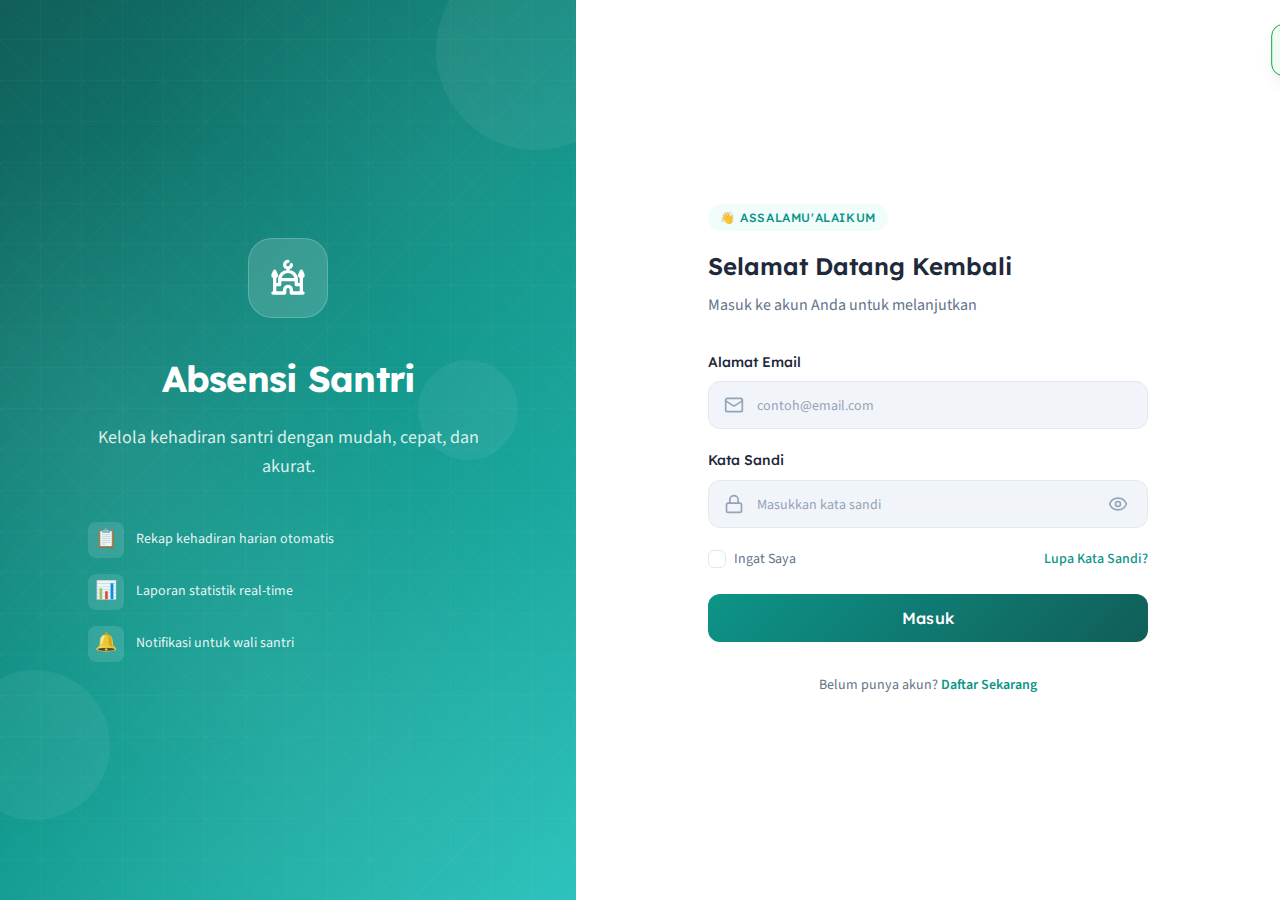
<file: pengumuman.html>
<!DOCTYPE html>
<html lang="id">
<head>
  <meta charset="UTF-8" />
  <meta name="viewport" content="width=device-width, initial-scale=1.0" />
  <title>Pengumuman — Absensi Santri</title>
  <link rel="stylesheet" href="css/style.css" />
  <link rel="stylesheet" href="css/dashboard.css" />
  <link rel="stylesheet" href="css/pengumuman.css" />
  <link rel="stylesheet" href="css/scan.css" />
  <link rel="stylesheet" href="css/notif-popup.css" />
</head>
<body>

  <div class="app-container">

    <!-- ===== GREETING CARD ===== -->
    <div class="greeting-card">
      <div class="greeting-left">
        <div class="greeting-avatar">A</div>
        <div class="greeting-text">
          <span class="greeting-label">Selamat Pagi!</span>
          <span class="greeting-name">Ahmad Ramadhan</span>
        </div>
      </div>
      <div class="greeting-actions">
        <div class="notification-badge" id="notifBadge">
          <svg xmlns="http://www.w3.org/2000/svg" width="24" height="24" viewBox="0 0 24 24" fill="none" stroke="currentColor" stroke-linecap="round" stroke-linejoin="round" stroke-width="2"><path d="M6 8a6 6 0 0 1 12 0c0 7 3 9 3 9H3s3-2 3-9"/><path d="M10.3 21a1.94 1.94 0 0 0 3.4 0"/></svg>
          <span class="badge-count" id="badgeCount">3</span>
        </div>
        <button class="greeting-settings" aria-label="Pengaturan">
          <svg xmlns="http://www.w3.org/2000/svg" width="24" height="24" viewBox="0 0 24 24" fill="none" stroke="currentColor" stroke-linecap="round" stroke-linejoin="round" stroke-width="2"><path d="M9.671 4.136a2.34 2.34 0 0 1 4.659 0a2.34 2.34 0 0 0 3.319 1.915a2.34 2.34 0 0 1 2.33 4.033a2.34 2.34 0 0 0 0 3.831a2.34 2.34 0 0 1-2.33 4.033a2.34 2.34 0 0 0-3.319 1.915a2.34 2.34 0 0 1-4.659 0a2.34 2.34 0 0 0-3.32-1.915a2.34 2.34 0 0 1-2.33-4.033a2.34 2.34 0 0 0 0-3.831A2.34 2.34 0 0 1 6.35 6.051a2.34 2.34 0 0 0 3.319-1.915"/><circle cx="12" cy="12" r="3"/></svg>
        </button>
      </div>
    </div>

    <!-- ===== PAGE TITLE ===== -->
    <div class="page-title-section">
      <h1 class="page-title">Pengumuman</h1>
      <button class="pg-add-btn" id="btnAddPengumuman" aria-label="Tambah Pengumuman">
        <svg xmlns="http://www.w3.org/2000/svg" width="20" height="20" viewBox="0 0 24 24" fill="none" stroke="currentColor" stroke-linecap="round" stroke-linejoin="round" stroke-width="2"><line x1="12" y1="5" x2="12" y2="19"/><line x1="5" y1="12" x2="19" y2="12"/></svg>
        Tambah
      </button>
    </div>

    <!-- ===== FILTER TABS ===== -->
    <div class="filter-tabs-wrapper">
      <div class="filter-tabs">
        <button class="filter-tab active" data-filter="semua">
          Semua <span class="tab-count" id="countSemua">0</span>
        </button>
        <button class="filter-tab" data-filter="penting">
          Penting <span class="tab-count" id="countPenting">0</span>
        </button>
        <button class="filter-tab" data-filter="info">
          Info <span class="tab-count" id="countInfo">0</span>
        </button>
        <button class="filter-tab" data-filter="kegiatan">
          Kegiatan <span class="tab-count" id="countKegiatan">0</span>
        </button>
      </div>
    </div>

    <!-- ===== ANNOUNCEMENT LIST (rendered dynamically) ===== -->
    <div class="announcement-list" id="announcementList"></div>

    <!-- ===== EMPTY STATE ===== -->
    <div class="announcement-empty" id="emptyState" style="display: none;">
      <div class="announcement-empty-icon">
        <svg xmlns="http://www.w3.org/2000/svg" width="36" height="36" viewBox="0 0 24 24" fill="none" stroke="currentColor" stroke-linecap="round" stroke-linejoin="round" stroke-width="1.5"><path d="M6 8a6 6 0 0 1 12 0c0 7 3 9 3 9H3s3-2 3-9"/><path d="M10.3 21a1.94 1.94 0 0 0 3.4 0"/><line x1="1" y1="1" x2="23" y2="23"/></svg>
      </div>
      <p class="announcement-empty-text">Belum ada pengumuman</p>
      <p class="announcement-empty-sub">Pengumuman baru akan muncul di sini</p>
    </div>

    <!-- ===== ADD / EDIT MODAL ===== -->
    <div class="pg-modal-overlay" id="pgModalOverlay">
      <div class="pg-modal">
        <div class="pg-modal-header">
          <h2 class="pg-modal-title" id="pgModalTitle">Tambah Pengumuman</h2>
          <button class="pg-modal-close" id="btnCloseModal" aria-label="Tutup">
            <svg xmlns="http://www.w3.org/2000/svg" width="20" height="20" viewBox="0 0 24 24" fill="none" stroke="currentColor" stroke-linecap="round" stroke-linejoin="round" stroke-width="2"><line x1="18" y1="6" x2="6" y2="18"/><line x1="6" y1="6" x2="18" y2="18"/></svg>
          </button>
        </div>
        <div class="pg-modal-body">
          <!-- Form Error -->
          <div class="pg-form-error" id="formError" style="display: none;">
            <svg xmlns="http://www.w3.org/2000/svg" width="16" height="16" viewBox="0 0 24 24" fill="none" stroke="currentColor" stroke-linecap="round" stroke-linejoin="round" stroke-width="2"><circle cx="12" cy="12" r="10"/><line x1="12" y1="8" x2="12" y2="12"/><line x1="12" y1="16" x2="12.01" y2="16"/></svg>
            <span id="formErrorText"></span>
          </div>

          <!-- Judul -->
          <div class="pg-form-group">
            <label class="pg-form-label" for="formJudul">Judul <span class="pg-required">*</span></label>
            <input type="text" class="pg-form-input" id="formJudul" placeholder="Masukkan judul pengumuman" autocomplete="off" />
          </div>

          <!-- Tipe -->
          <div class="pg-form-group">
            <label class="pg-form-label" for="formTipe">Kategori <span class="pg-required">*</span></label>
            <select class="pg-form-select" id="formTipe">
              <option value="penting">Penting</option>
              <option value="info">Info</option>
              <option value="kegiatan">Kegiatan</option>
            </select>
          </div>

          <!-- Isi -->
          <div class="pg-form-group">
            <label class="pg-form-label" for="formIsi">Isi Pengumuman <span class="pg-required">*</span></label>
            <textarea class="pg-form-textarea" id="formIsi" rows="5" placeholder="Tulis isi pengumuman..."></textarea>
          </div>
        </div>
        <div class="pg-modal-footer">
          <button class="pg-btn pg-btn-secondary" id="btnCancelPg">Batal</button>
          <button class="pg-btn pg-btn-primary" id="btnSavePg">Simpan</button>
        </div>
      </div>
    </div>

    <!-- ===== DELETE CONFIRMATION DIALOG ===== -->
    <div class="pg-modal-overlay" id="deleteDialogOverlay">
      <div class="pg-modal pg-modal-sm">
        <div class="pg-modal-body pg-delete-body">
          <div class="pg-delete-icon">
            <svg xmlns="http://www.w3.org/2000/svg" width="32" height="32" viewBox="0 0 24 24" fill="none" stroke="currentColor" stroke-linecap="round" stroke-linejoin="round" stroke-width="1.5"><path d="M3 6h18"/><path d="M19 6v14c0 1-1 2-2 2H7c-1 0-2-1-2-2V6"/><path d="M8 6V4c0-1 1-2 2-2h4c1 0 2 1 2 2v2"/><line x1="10" y1="11" x2="10" y2="17"/><line x1="14" y1="11" x2="14" y2="17"/></svg>
          </div>
          <h3 class="pg-delete-title">Hapus Pengumuman?</h3>
          <p class="pg-delete-text">Pengumuman "<strong id="deletePgName"></strong>" akan dihapus permanen.</p>
        </div>
        <div class="pg-modal-footer">
          <button class="pg-btn pg-btn-secondary" id="btnCancelDelete">Batal</button>
          <button class="pg-btn pg-btn-danger" id="btnConfirmDelete">Hapus</button>
        </div>
      </div>
    </div>

    <!-- ===== TOAST ===== -->
    <div class="pg-toast" id="pgToast">
      <svg xmlns="http://www.w3.org/2000/svg" width="18" height="18" viewBox="0 0 24 24" fill="none" stroke="currentColor" stroke-linecap="round" stroke-linejoin="round" stroke-width="2"><path d="M22 11.08V12a10 10 0 1 1-5.93-9.14"/><polyline points="22 4 12 14.01 9 11.01"/></svg>
      <span id="pgToastText">Berhasil!</span>
    </div>

    <!-- ===== BOTTOM NAVIGATION ===== -->
    <nav class="bottom-nav">
      <a href="dashboard.html" class="nav-tab">
        <svg xmlns="http://www.w3.org/2000/svg" width="24" height="24" viewBox="0 0 24 24" fill="none" stroke="currentColor" stroke-linecap="round" stroke-linejoin="round" stroke-width="2"><path d="M15 21v-8a1 1 0 0 0-1-1h-4a1 1 0 0 0-1 1v8"/><path d="M3 10a2 2 0 0 1 .709-1.528l7-5.999a2 2 0 0 1 2.582 0l7 5.999A2 2 0 0 1 21 10v9a2 2 0 0 1-2 2H5a2 2 0 0 1-2-2z"/></svg>
        <span class="nav-tab-label">Beranda</span>
      </a>
      <a href="presensi.html" class="nav-tab">
        <svg xmlns="http://www.w3.org/2000/svg" width="24" height="24" viewBox="0 0 24 24" fill="none" stroke="currentColor" stroke-linecap="round" stroke-linejoin="round" stroke-width="2"><rect width="8" height="4" x="8" y="2" rx="1" ry="1"/><path d="M16 4h2a2 2 0 0 1 2 2v14a2 2 0 0 1-2 2H6a2 2 0 0 1-2-2V6a2 2 0 0 1 2-2h2"/><path d="m9 14l2 2l4-4"/></svg>
        <span class="nav-tab-label">Presensi</span>
      </a>
      <div class="nav-qr-wrap">
        <a href="#" class="nav-qr-btn" aria-label="Scan QR Code">
          <svg xmlns="http://www.w3.org/2000/svg" width="24" height="24" viewBox="0 0 24 24" fill="none" stroke="currentColor" stroke-linecap="round" stroke-linejoin="round" stroke-width="2"><rect x="2" y="2" width="8" height="8" rx="1"/><rect x="14" y="2" width="8" height="8" rx="1"/><rect x="2" y="14" width="8" height="8" rx="1"/><path d="M14 14h2v2h-2z"/><path d="M20 14h2v2h-2z"/><path d="M14 20h2v2h-2z"/><path d="M20 20h2v2h-2z"/><path d="M17 17h2v2h-2z"/></svg>
        </a>
        <span class="nav-qr-label">Scan</span>
      </div>
      <a href="pengumuman.html" class="nav-tab active">
        <svg xmlns="http://www.w3.org/2000/svg" width="24" height="24" viewBox="0 0 24 24" fill="none" stroke="currentColor" stroke-linecap="round" stroke-linejoin="round" stroke-width="2"><path d="M6 8a6 6 0 0 1 12 0c0 7 3 9 3 9H3s3-2 3-9"/><path d="M10.3 21a1.94 1.94 0 0 0 3.4 0"/></svg>
        <span class="nav-tab-label">Pengumuman</span>
      </a>
      <a href="akun.html" class="nav-tab">
        <svg xmlns="http://www.w3.org/2000/svg" width="24" height="24" viewBox="0 0 24 24" fill="none" stroke="currentColor" stroke-linecap="round" stroke-linejoin="round" stroke-width="2"><circle cx="12" cy="8" r="5"/><path d="M20 21a8 8 0 1 0-16 0"/></svg>
        <span class="nav-tab-label">Akun</span>
      </a>
    </nav>

  </div>

  <script src="js/auth.js"></script>
  <script src="js/greeting.js"></script>
  <script src="js/attendance-store.js"></script>
  <script src="js/pengumuman.js"></script>
  <script src="js/notif-popup.js"></script>
  <script src="js/scan.js"></script>
</body>
</html>
</file>
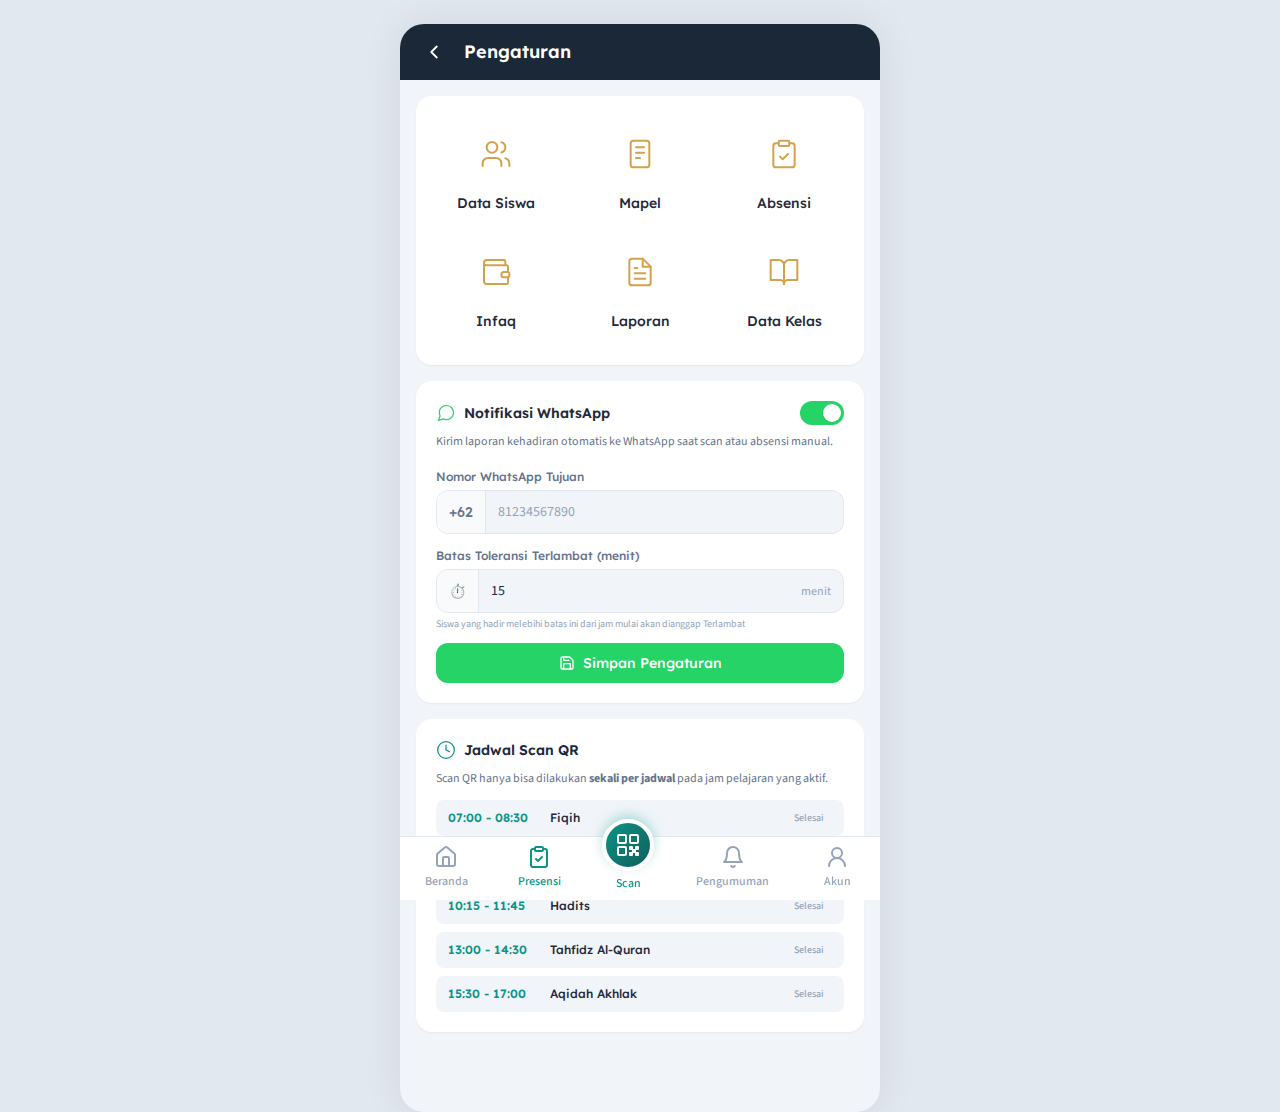
<file: presensi.html>
<!DOCTYPE html>
<html lang="id">
<head>
  <meta charset="UTF-8" />
  <meta name="viewport" content="width=device-width, initial-scale=1.0" />
  <title>Pengaturan — Absensi Santri</title>
  <link rel="stylesheet" href="css/style.css" />
  <link rel="stylesheet" href="css/dashboard.css" />
  <link rel="stylesheet" href="css/presensi.css" />
  <link rel="stylesheet" href="css/scan.css" />
  <link rel="stylesheet" href="css/notif-popup.css" />
</head>
<body>

  <div class="app-container">

    <!-- ===== HEADER ===== -->
    <header class="pengaturan-header">
      <button class="pengaturan-back" onclick="history.back()" aria-label="Kembali">
        <svg xmlns="http://www.w3.org/2000/svg" width="22" height="22" viewBox="0 0 24 24" fill="none" stroke="currentColor" stroke-linecap="round" stroke-linejoin="round" stroke-width="2"><path d="m15 18-6-6 6-6"/></svg>
      </button>
      <h1 class="pengaturan-title">Pengaturan</h1>
    </header>

    <!-- ===== MENU GRID ===== -->
    <div class="menu-grid-card">
      <div class="menu-grid">
        <!-- Data Siswa -->
        <a href="data-siswa.html" class="menu-grid-item">
          <div class="menu-grid-icon">
            <svg xmlns="http://www.w3.org/2000/svg" width="28" height="28" viewBox="0 0 24 24" fill="none" stroke="currentColor" stroke-linecap="round" stroke-linejoin="round" stroke-width="1.5"><path d="M16 21v-2a4 4 0 0 0-4-4H6a4 4 0 0 0-4 4v2"/><circle cx="9" cy="7" r="4"/><path d="M22 21v-2a4 4 0 0 0-3-3.87"/><path d="M16 3.13a4 4 0 0 1 0 7.75"/></svg>
          </div>
          <span class="menu-grid-label">Data Siswa</span>
        </a>

        <!-- Mapel -->
        <a href="mapel.html" class="menu-grid-item">
          <div class="menu-grid-icon">
            <svg xmlns="http://www.w3.org/2000/svg" width="28" height="28" viewBox="0 0 24 24" fill="none" stroke="currentColor" stroke-linecap="round" stroke-linejoin="round" stroke-width="1.5"><rect x="5" y="2" width="14" height="20" rx="2"/><line x1="9" y1="7" x2="15" y2="7"/><line x1="9" y1="11" x2="15" y2="11"/><line x1="9" y1="15" x2="12" y2="15"/></svg>
          </div>
          <span class="menu-grid-label">Mapel</span>
        </a>

        <!-- Absensi -->
        <a href="absensi.html" class="menu-grid-item">
          <div class="menu-grid-icon">
            <svg xmlns="http://www.w3.org/2000/svg" width="28" height="28" viewBox="0 0 24 24" fill="none" stroke="currentColor" stroke-linecap="round" stroke-linejoin="round" stroke-width="1.5"><rect width="8" height="4" x="8" y="2" rx="1" ry="1"/><path d="M16 4h2a2 2 0 0 1 2 2v14a2 2 0 0 1-2 2H6a2 2 0 0 1-2-2V6a2 2 0 0 1 2-2h2"/><path d="m9 14 2 2 4-4"/></svg>
          </div>
          <span class="menu-grid-label">Absensi</span>
        </a>

        <!-- Infaq -->
        <a href="infaq.html" class="menu-grid-item">
          <div class="menu-grid-icon">
            <svg xmlns="http://www.w3.org/2000/svg" width="28" height="28" viewBox="0 0 24 24" fill="none" stroke="currentColor" stroke-linecap="round" stroke-linejoin="round" stroke-width="1.5"><path d="M19 7V4a1 1 0 0 0-1-1H5a2 2 0 0 0 0 4h15a1 1 0 0 1 1 1v4h-3a2 2 0 0 0 0 4h3a1 1 0 0 0 1-1v-2.5"/><path d="M3 5v14a2 2 0 0 0 2 2h15a1 1 0 0 0 1-1v-4"/></svg>
          </div>
          <span class="menu-grid-label">Infaq</span>
        </a>

        <!-- Laporan -->
        <a href="laporan.html" class="menu-grid-item">
          <div class="menu-grid-icon">
            <svg xmlns="http://www.w3.org/2000/svg" width="28" height="28" viewBox="0 0 24 24" fill="none" stroke="currentColor" stroke-linecap="round" stroke-linejoin="round" stroke-width="1.5"><path d="M14 2H6a2 2 0 0 0-2 2v16a2 2 0 0 0 2 2h12a2 2 0 0 0 2-2V8z"/><path d="M14 2v6h6"/><path d="M16 13H8"/><path d="M16 17H8"/><path d="M10 9H8"/></svg>
          </div>
          <span class="menu-grid-label">Laporan</span>
        </a>

        <!-- Data Kelas -->
        <a href="data-kelas.html" class="menu-grid-item">
          <div class="menu-grid-icon">
            <svg xmlns="http://www.w3.org/2000/svg" width="28" height="28" viewBox="0 0 24 24" fill="none" stroke="currentColor" stroke-linecap="round" stroke-linejoin="round" stroke-width="1.5"><path d="M2 3h6a4 4 0 0 1 4 4v14a3 3 0 0 0-3-3H2z"/><path d="M22 3h-6a4 4 0 0 0-4 4v14a3 3 0 0 1 3-3h7z"/></svg>
          </div>
          <span class="menu-grid-label">Data Kelas</span>
        </a>
      </div>
    </div>

    <!-- ===== WHATSAPP SETTINGS ===== -->
    <div class="wa-settings-card" id="waSettingsCard">
      <div class="wa-settings-header">
        <span class="wa-settings-title">
          <svg xmlns="http://www.w3.org/2000/svg" width="20" height="20" viewBox="0 0 24 24" fill="none" stroke="currentColor" stroke-linecap="round" stroke-linejoin="round" stroke-width="1.5"><path d="M21 11.5a8.38 8.38 0 0 1-.9 3.8 8.5 8.5 0 0 1-7.6 4.7 8.38 8.38 0 0 1-3.8-.9L3 21l1.9-5.7a8.38 8.38 0 0 1-.9-3.8 8.5 8.5 0 0 1 4.7-7.6 8.38 8.38 0 0 1 3.8-.9h.5a8.48 8.48 0 0 1 8 8v.5z"/></svg>
          Notifikasi WhatsApp
        </span>
        <label class="wa-toggle-wrap">
          <input type="checkbox" id="waEnabled" checked />
          <span class="wa-toggle-slider"></span>
        </label>
      </div>
      <p class="wa-settings-desc">Kirim laporan kehadiran otomatis ke WhatsApp saat scan atau absensi manual.</p>
      <div class="wa-input-group">
        <label class="wa-input-label" for="waPhone">Nomor WhatsApp Tujuan</label>
        <div class="wa-input-wrap">
          <span class="wa-input-prefix">+62</span>
          <input type="tel" id="waPhone" class="wa-input" placeholder="81234567890" maxlength="15" />
        </div>
      </div>
      <div class="wa-input-group">
        <label class="wa-input-label" for="waLateMinutes">Batas Toleransi Terlambat (menit)</label>
        <div class="wa-input-wrap">
          <span class="wa-input-prefix">⏱️</span>
          <input type="number" id="waLateMinutes" class="wa-input" placeholder="15" min="1" max="60" value="15" />
          <span class="wa-input-suffix">menit</span>
        </div>
        <span class="wa-input-hint">Siswa yang hadir melebihi batas ini dari jam mulai akan dianggap Terlambat</span>
      </div>
      <button class="wa-save-btn" id="waSaveBtn">
        <svg xmlns="http://www.w3.org/2000/svg" width="16" height="16" viewBox="0 0 24 24" fill="none" stroke="currentColor" stroke-linecap="round" stroke-linejoin="round" stroke-width="2"><path d="M19 21H5a2 2 0 0 1-2-2V5a2 2 0 0 1 2-2h11l5 5v11a2 2 0 0 1-2 2z"/><polyline points="17 21 17 13 7 13 7 21"/><polyline points="7 3 7 8 15 8"/></svg>
        Simpan Pengaturan
      </button>
      <div class="wa-toast" id="waToast">
        <svg xmlns="http://www.w3.org/2000/svg" width="16" height="16" viewBox="0 0 24 24" fill="none" stroke="currentColor" stroke-linecap="round" stroke-linejoin="round" stroke-width="2"><path d="M22 11.08V12a10 10 0 1 1-5.93-9.14"/><polyline points="22 4 12 14.01 9 11.01"/></svg>
        Pengaturan WhatsApp tersimpan!
      </div>
    </div>

    <!-- ===== SCAN SCHEDULE INFO ===== -->
    <div class="scan-schedule-card" id="scanScheduleCard">
      <div class="scan-schedule-header">
        <span class="scan-schedule-title">
          <svg xmlns="http://www.w3.org/2000/svg" width="20" height="20" viewBox="0 0 24 24" fill="none" stroke="currentColor" stroke-linecap="round" stroke-linejoin="round" stroke-width="1.5"><circle cx="12" cy="12" r="10"/><polyline points="12 6 12 12 16 14"/></svg>
          Jadwal Scan QR
        </span>
      </div>
      <p class="scan-schedule-desc">Scan QR hanya bisa dilakukan <strong>sekali per jadwal</strong> pada jam pelajaran yang aktif.</p>
      <div class="scan-schedule-list" id="scanScheduleList">
        <!-- Will be populated by JS -->
      </div>
    </div>





    <!-- ===== BOTTOM NAVIGATION ===== -->
    <nav class="bottom-nav">
      <a href="dashboard.html" class="nav-tab">
        <svg xmlns="http://www.w3.org/2000/svg" width="24" height="24" viewBox="0 0 24 24" fill="none" stroke="currentColor" stroke-linecap="round" stroke-linejoin="round" stroke-width="2"><path d="M15 21v-8a1 1 0 0 0-1-1h-4a1 1 0 0 0-1 1v8"/><path d="M3 10a2 2 0 0 1 .709-1.528l7-5.999a2 2 0 0 1 2.582 0l7 5.999A2 2 0 0 1 21 10v9a2 2 0 0 1-2 2H5a2 2 0 0 1-2-2z"/></svg>
        <span class="nav-tab-label">Beranda</span>
      </a>
      <a href="presensi.html" class="nav-tab active">
        <svg xmlns="http://www.w3.org/2000/svg" width="24" height="24" viewBox="0 0 24 24" fill="none" stroke="currentColor" stroke-linecap="round" stroke-linejoin="round" stroke-width="2"><rect width="8" height="4" x="8" y="2" rx="1" ry="1"/><path d="M16 4h2a2 2 0 0 1 2 2v14a2 2 0 0 1-2 2H6a2 2 0 0 1-2-2V6a2 2 0 0 1 2-2h2"/><path d="m9 14l2 2l4-4"/></svg>
        <span class="nav-tab-label">Presensi</span>
      </a>
      <!-- Scan QR -->
      <div class="nav-qr-wrap">
        <a href="#" class="nav-qr-btn" aria-label="Scan QR Code">
          <svg xmlns="http://www.w3.org/2000/svg" width="24" height="24" viewBox="0 0 24 24" fill="none" stroke="currentColor" stroke-linecap="round" stroke-linejoin="round" stroke-width="2"><rect x="2" y="2" width="8" height="8" rx="1"/><rect x="14" y="2" width="8" height="8" rx="1"/><rect x="2" y="14" width="8" height="8" rx="1"/><path d="M14 14h2v2h-2z"/><path d="M20 14h2v2h-2z"/><path d="M14 20h2v2h-2z"/><path d="M20 20h2v2h-2z"/><path d="M17 17h2v2h-2z"/></svg>
        </a>
        <span class="nav-qr-label">Scan</span>
      </div>
      <a href="pengumuman.html" class="nav-tab">
        <svg xmlns="http://www.w3.org/2000/svg" width="24" height="24" viewBox="0 0 24 24" fill="none" stroke="currentColor" stroke-linecap="round" stroke-linejoin="round" stroke-width="2"><path d="M6 8a6 6 0 0 1 12 0c0 7 3 9 3 9H3s3-2 3-9"/><path d="M10.3 21a1.94 1.94 0 0 0 3.4 0"/></svg>
        <span class="nav-tab-label">Pengumuman</span>
      </a>
      <a href="akun.html" class="nav-tab">
        <svg xmlns="http://www.w3.org/2000/svg" width="24" height="24" viewBox="0 0 24 24" fill="none" stroke="currentColor" stroke-linecap="round" stroke-linejoin="round" stroke-width="2"><circle cx="12" cy="8" r="5"/><path d="M20 21a8 8 0 1 0-16 0"/></svg>
        <span class="nav-tab-label">Akun</span>
      </a>
    </nav>

  </div>

  <script src="js/attendance-store.js"></script>
  <script src="js/presensi-settings.js"></script>
  <script src="js/notif-popup.js"></script>
  <script src="js/scan.js"></script>
</body>
</html>
</file>
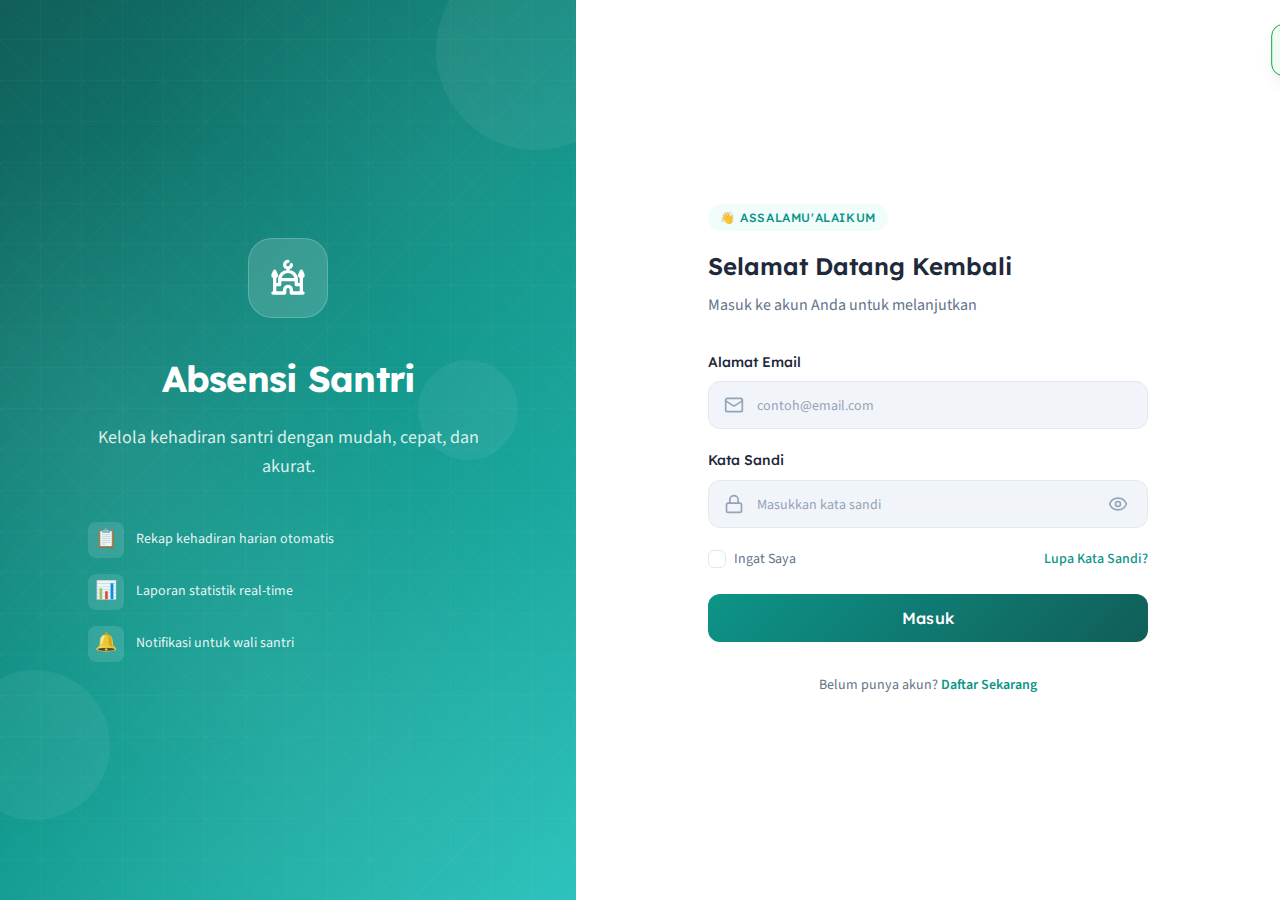
<file: ubah-password.html>
<!DOCTYPE html>
<html lang="id">
<head>
  <meta charset="UTF-8" />
  <meta name="viewport" content="width=device-width, initial-scale=1.0" />
  <title>Ubah Password — Absensi Santri</title>
  <link rel="stylesheet" href="css/style.css" />
  <link rel="stylesheet" href="css/dashboard.css" />
  <link rel="stylesheet" href="css/settings.css" />
  <link rel="stylesheet" href="css/scan.css" />
  <link rel="stylesheet" href="css/notif-popup.css" />
</head>
<body>

  <div class="app-container">

    <!-- ===== SUB-PAGE HEADER ===== -->
    <div class="subpage-header">
      <button class="btn-back" onclick="window.location.href='akun.html'" aria-label="Kembali">
        <svg xmlns="http://www.w3.org/2000/svg" width="22" height="22" viewBox="0 0 24 24" fill="none" stroke="currentColor" stroke-linecap="round" stroke-linejoin="round" stroke-width="2"><polyline points="15 18 9 12 15 6"/></svg>
      </button>
      <h1 class="subpage-title">Ubah Password</h1>
    </div>

    <!-- ===== CONTENT ===== -->
    <div class="settings-content">

      <!-- Lock illustration -->
      <div class="avatar-edit-section">
        <div class="avatar-edit-wrap">
          <div class="avatar-edit-img" style="background: linear-gradient(135deg, #7C3AED, #4338CA);">
            <svg xmlns="http://www.w3.org/2000/svg" width="40" height="40" viewBox="0 0 24 24" fill="none" stroke="currentColor" stroke-linecap="round" stroke-linejoin="round" stroke-width="1.5"><rect width="18" height="11" x="3" y="11" rx="2" ry="2"/><path d="M7 11V7a5 5 0 0 1 10 0v4"/><circle cx="12" cy="16" r="1"/></svg>
          </div>
        </div>
        <span class="avatar-edit-hint">Pastikan password baru Anda kuat dan mudah diingat</span>
      </div>

      <!-- Form Card -->
      <div class="settings-card">

        <!-- Password Saat Ini -->
        <div class="field-group">
          <label class="field-label" for="currentPwd">Password Saat Ini</label>
          <div class="field-input-wrap">
            <span class="field-icon">
              <svg xmlns="http://www.w3.org/2000/svg" width="18" height="18" viewBox="0 0 24 24" fill="none" stroke="currentColor" stroke-linecap="round" stroke-linejoin="round" stroke-width="2"><rect width="18" height="11" x="3" y="11" rx="2" ry="2"/><path d="M7 11V7a5 5 0 0 1 10 0v4"/></svg>
            </span>
            <input type="password" id="currentPwd" class="field-input" placeholder="Masukkan password saat ini" />
            <button type="button" class="field-pwd-toggle" data-target="currentPwd" aria-label="Tampilkan password">
              <svg class="icon-show" xmlns="http://www.w3.org/2000/svg" width="18" height="18" viewBox="0 0 24 24" fill="none" stroke="currentColor" stroke-linecap="round" stroke-linejoin="round" stroke-width="2"><path d="M1 12s4-8 11-8 11 8 11 8-4 8-11 8-11-8-11-8z"/><circle cx="12" cy="12" r="3"/></svg>
              <svg class="icon-hide" xmlns="http://www.w3.org/2000/svg" width="18" height="18" viewBox="0 0 24 24" fill="none" stroke="currentColor" stroke-linecap="round" stroke-linejoin="round" stroke-width="2"><path d="M17.94 17.94A10.07 10.07 0 0 1 12 20c-7 0-11-8-11-8a18.45 18.45 0 0 1 5.06-5.94M9.9 4.24A9.12 9.12 0 0 1 12 4c7 0 11 8 11 8a18.5 18.5 0 0 1-2.16 3.19m-6.72-1.07a3 3 0 1 1-4.24-4.24"/><line x1="1" y1="1" x2="23" y2="23"/></svg>
            </button>
          </div>
        </div>

        <!-- Password Baru -->
        <div class="field-group">
          <label class="field-label" for="newPwd">Password Baru</label>
          <div class="field-input-wrap">
            <span class="field-icon">
              <svg xmlns="http://www.w3.org/2000/svg" width="18" height="18" viewBox="0 0 24 24" fill="none" stroke="currentColor" stroke-linecap="round" stroke-linejoin="round" stroke-width="2"><path d="M21 2l-2 2m-7.61 7.61a5.5 5.5 0 1 1-7.778 7.778 5.5 5.5 0 0 1 7.777-7.777zm0 0L15.5 7.5m0 0l3 3L22 7l-3-3m-3.5 3.5L19 4"/></svg>
            </span>
            <input type="password" id="newPwd" class="field-input" placeholder="Masukkan password baru" />
            <button type="button" class="field-pwd-toggle" data-target="newPwd" aria-label="Tampilkan password">
              <svg class="icon-show" xmlns="http://www.w3.org/2000/svg" width="18" height="18" viewBox="0 0 24 24" fill="none" stroke="currentColor" stroke-linecap="round" stroke-linejoin="round" stroke-width="2"><path d="M1 12s4-8 11-8 11 8 11 8-4 8-11 8-11-8-11-8z"/><circle cx="12" cy="12" r="3"/></svg>
              <svg class="icon-hide" xmlns="http://www.w3.org/2000/svg" width="18" height="18" viewBox="0 0 24 24" fill="none" stroke="currentColor" stroke-linecap="round" stroke-linejoin="round" stroke-width="2"><path d="M17.94 17.94A10.07 10.07 0 0 1 12 20c-7 0-11-8-11-8a18.45 18.45 0 0 1 5.06-5.94M9.9 4.24A9.12 9.12 0 0 1 12 4c7 0 11 8 11 8a18.5 18.5 0 0 1-2.16 3.19m-6.72-1.07a3 3 0 1 1-4.24-4.24"/><line x1="1" y1="1" x2="23" y2="23"/></svg>
            </button>
          </div>
          <!-- Strength Bar -->
          <div class="pwd-strength" id="pwdStrength" data-strength="0">
            <div class="pwd-strength-bar"></div>
            <div class="pwd-strength-bar"></div>
            <div class="pwd-strength-bar"></div>
            <div class="pwd-strength-bar"></div>
          </div>
          <span class="pwd-strength-text" id="pwdStrengthText"></span>
        </div>

        <!-- Konfirmasi Password -->
        <div class="field-group">
          <label class="field-label" for="confirmPwd">Konfirmasi Password Baru</label>
          <div class="field-input-wrap">
            <span class="field-icon">
              <svg xmlns="http://www.w3.org/2000/svg" width="18" height="18" viewBox="0 0 24 24" fill="none" stroke="currentColor" stroke-linecap="round" stroke-linejoin="round" stroke-width="2"><polyline points="20 6 9 17 4 12"/></svg>
            </span>
            <input type="password" id="confirmPwd" class="field-input" placeholder="Ulangi password baru" />
            <button type="button" class="field-pwd-toggle" data-target="confirmPwd" aria-label="Tampilkan password">
              <svg class="icon-show" xmlns="http://www.w3.org/2000/svg" width="18" height="18" viewBox="0 0 24 24" fill="none" stroke="currentColor" stroke-linecap="round" stroke-linejoin="round" stroke-width="2"><path d="M1 12s4-8 11-8 11 8 11 8-4 8-11 8-11-8-11-8z"/><circle cx="12" cy="12" r="3"/></svg>
              <svg class="icon-hide" xmlns="http://www.w3.org/2000/svg" width="18" height="18" viewBox="0 0 24 24" fill="none" stroke="currentColor" stroke-linecap="round" stroke-linejoin="round" stroke-width="2"><path d="M17.94 17.94A10.07 10.07 0 0 1 12 20c-7 0-11-8-11-8a18.45 18.45 0 0 1 5.06-5.94M9.9 4.24A9.12 9.12 0 0 1 12 4c7 0 11 8 11 8a18.5 18.5 0 0 1-2.16 3.19m-6.72-1.07a3 3 0 1 1-4.24-4.24"/><line x1="1" y1="1" x2="23" y2="23"/></svg>
            </button>
          </div>
        </div>
      </div>

      <!-- Save Button -->
      <button class="btn-save" id="btnSave">
        <svg xmlns="http://www.w3.org/2000/svg" width="18" height="18" viewBox="0 0 24 24" fill="none" stroke="currentColor" stroke-linecap="round" stroke-linejoin="round" stroke-width="2"><rect width="18" height="11" x="3" y="11" rx="2" ry="2"/><path d="M7 11V7a5 5 0 0 1 10 0v4"/></svg>
        Ubah Password
      </button>

    </div>

    <!-- ===== BOTTOM NAVIGATION ===== -->
    <nav class="bottom-nav">
      <a href="dashboard.html" class="nav-tab">
        <svg xmlns="http://www.w3.org/2000/svg" width="24" height="24" viewBox="0 0 24 24" fill="none" stroke="currentColor" stroke-linecap="round" stroke-linejoin="round" stroke-width="2"><path d="M15 21v-8a1 1 0 0 0-1-1h-4a1 1 0 0 0-1 1v8"/><path d="M3 10a2 2 0 0 1 .709-1.528l7-5.999a2 2 0 0 1 2.582 0l7 5.999A2 2 0 0 1 21 10v9a2 2 0 0 1-2 2H5a2 2 0 0 1-2-2z"/></svg>
        <span class="nav-tab-label">Beranda</span>
      </a>
      <a href="presensi.html" class="nav-tab">
        <svg xmlns="http://www.w3.org/2000/svg" width="24" height="24" viewBox="0 0 24 24" fill="none" stroke="currentColor" stroke-linecap="round" stroke-linejoin="round" stroke-width="2"><rect width="8" height="4" x="8" y="2" rx="1" ry="1"/><path d="M16 4h2a2 2 0 0 1 2 2v14a2 2 0 0 1-2 2H6a2 2 0 0 1-2-2V6a2 2 0 0 1 2-2h2"/><path d="m9 14l2 2l4-4"/></svg>
        <span class="nav-tab-label">Presensi</span>
      </a>
      <!-- Scan QR -->
      <div class="nav-qr-wrap">
        <a href="#" class="nav-qr-btn" aria-label="Scan QR Code">
          <svg xmlns="http://www.w3.org/2000/svg" width="24" height="24" viewBox="0 0 24 24" fill="none" stroke="currentColor" stroke-linecap="round" stroke-linejoin="round" stroke-width="2"><rect x="2" y="2" width="8" height="8" rx="1"/><rect x="14" y="2" width="8" height="8" rx="1"/><rect x="2" y="14" width="8" height="8" rx="1"/><path d="M14 14h2v2h-2z"/><path d="M20 14h2v2h-2z"/><path d="M14 20h2v2h-2z"/><path d="M20 20h2v2h-2z"/><path d="M17 17h2v2h-2z"/></svg>
        </a>
        <span class="nav-qr-label">Scan</span>
      </div>
      <a href="pengumuman.html" class="nav-tab">
        <svg xmlns="http://www.w3.org/2000/svg" width="24" height="24" viewBox="0 0 24 24" fill="none" stroke="currentColor" stroke-linecap="round" stroke-linejoin="round" stroke-width="2"><path d="M6 8a6 6 0 0 1 12 0c0 7 3 9 3 9H3s3-2 3-9"/><path d="M10.3 21a1.94 1.94 0 0 0 3.4 0"/></svg>
        <span class="nav-tab-label">Pengumuman</span>
      </a>
      <a href="akun.html" class="nav-tab active">
        <svg xmlns="http://www.w3.org/2000/svg" width="24" height="24" viewBox="0 0 24 24" fill="none" stroke="currentColor" stroke-linecap="round" stroke-linejoin="round" stroke-width="2"><circle cx="12" cy="8" r="5"/><path d="M20 21a8 8 0 1 0-16 0"/></svg>
        <span class="nav-tab-label">Akun</span>
      </a>
    </nav>

  </div>

  <!-- Toast -->
  <div class="settings-toast" id="toast">
    <svg xmlns="http://www.w3.org/2000/svg" width="18" height="18" viewBox="0 0 24 24" fill="none" stroke="currentColor" stroke-linecap="round" stroke-linejoin="round" stroke-width="2"><path d="M22 11.08V12a10 10 0 1 1-5.93-9.14"/><polyline points="22 4 12 14.01 9 11.01"/></svg>
    Password berhasil diubah!
  </div>

  <script src="js/auth.js"></script>
  <script src="js/attendance-store.js"></script>
  <script src="js/ubah-password.js"></script>
  <script src="js/notif-popup.js"></script>
  <script src="js/scan.js"></script>
</body>
</html>
</file>
<file: css/style.css>
/* ============================================
   Absensi Santri - Design Tokens & Global Styles
   ============================================ */

@import url('https://fonts.googleapis.com/css2?family=Lexend:wght@300;400;500;600;700&family=Source+Sans+3:ital,wght@0,300;0,400;0,500;0,600;1,300;1,400&display=swap');

/* --- Design Tokens --- */
:root {
  /* Colors */
  --color-primary: #0D9488;
  --color-primary-dark: #115E59;
  --color-primary-darker: #0A3D38;
  --color-primary-light: #2CC3BC;
  --color-primary-lightest: #F0FDFA;
  --color-accent: #D4A24C;
  --color-accent-light: #FEFCE8;

  --color-text-primary: #1E293B;
  --color-text-secondary: #64748B;
  --color-text-muted: #94A3B8;
  --color-text-white: #FFFFFF;

  --color-bg-white: #FFFFFF;
  --color-bg-light: #F8FAFC;
  --color-bg-input: #F1F5F9;
  --color-border: #E2E8F0;
  --color-border-focus: #0D9488;

  --color-error: #DC2626;
  --color-error-bg: #FEF2F2;
  --color-success: #16A34A;
  --color-success-bg: #F0FDF4;

  /* Typography */
  --font-heading: 'Lexend', sans-serif;
  --font-body: 'Source Sans 3', sans-serif;

  /* Font Sizes */
  --text-xs: 0.75rem;
  --text-sm: 0.875rem;
  --text-base: 1rem;
  --text-lg: 1.125rem;
  --text-xl: 1.25rem;
  --text-2xl: 1.5rem;
  --text-3xl: 1.875rem;
  --text-4xl: 2.25rem;

  /* Spacing */
  --space-1: 0.25rem;
  --space-2: 0.5rem;
  --space-3: 0.75rem;
  --space-4: 1rem;
  --space-5: 1.25rem;
  --space-6: 1.5rem;
  --space-8: 2rem;
  --space-10: 2.5rem;
  --space-12: 3rem;
  --space-16: 4rem;

  /* Border Radius */
  --radius-sm: 0.375rem;
  --radius-md: 0.5rem;
  --radius-lg: 0.75rem;
  --radius-xl: 1rem;
  --radius-2xl: 1.5rem;
  --radius-full: 9999px;

  /* Shadows */
  --shadow-sm: 0 1px 2px rgba(0, 0, 0, 0.05);
  --shadow-md: 0 4px 6px -1px rgba(0, 0, 0, 0.07), 0 2px 4px -2px rgba(0, 0, 0, 0.05);
  --shadow-lg: 0 10px 15px -3px rgba(0, 0, 0, 0.08), 0 4px 6px -4px rgba(0, 0, 0, 0.05);
  --shadow-xl: 0 20px 25px -5px rgba(0, 0, 0, 0.08), 0 8px 10px -6px rgba(0, 0, 0, 0.04);
  --shadow-input-focus: 0 0 0 3px rgba(13, 148, 136, 0.15);

  /* Transitions */
  --transition-fast: 150ms ease;
  --transition-normal: 250ms ease;
  --transition-slow: 400ms ease;
}

/* --- Reset & Base --- */
*,
*::before,
*::after {
  margin: 0;
  padding: 0;
  box-sizing: border-box;
}

html {
  font-size: 16px;
  -webkit-font-smoothing: antialiased;
  -moz-osx-font-smoothing: grayscale;
}

body {
  font-family: var(--font-body);
  color: var(--color-text-primary);
  background-color: var(--color-bg-light);
  line-height: 1.6;
  min-height: 100vh;
}

a {
  text-decoration: none;
  color: var(--color-primary);
  transition: color var(--transition-fast);
}

a:hover {
  color: var(--color-primary-dark);
}

/* --- Heading Styles --- */
.heading-1 {
  font-family: var(--font-heading);
  font-size: var(--text-3xl);
  font-weight: 600;
  line-height: 1.2;
  color: var(--color-text-primary);
}

.heading-2 {
  font-family: var(--font-heading);
  font-size: var(--text-2xl);
  font-weight: 600;
  line-height: 1.3;
  color: var(--color-text-primary);
}

.heading-3 {
  font-family: var(--font-heading);
  font-size: var(--text-xl);
  font-weight: 500;
  line-height: 1.4;
}

.text-body {
  font-family: var(--font-body);
  font-size: var(--text-base);
  font-weight: 400;
  line-height: 1.6;
}

.text-small {
  font-family: var(--font-body);
  font-size: var(--text-sm);
  font-weight: 400;
}

/* ============================================
   Page Layout
   ============================================ */

.auth-container {
  display: flex;
  min-height: 100vh;
  width: 100%;
}

/* --- Left Branding Panel --- */
.brand-panel {
  position: relative;
  width: 45%;
  min-height: 100vh;
  background: linear-gradient(135deg, var(--color-primary-dark) 0%, var(--color-primary) 50%, var(--color-primary-light) 100%);
  display: flex;
  flex-direction: column;
  align-items: center;
  justify-content: center;
  padding: var(--space-16);
  overflow: hidden;
}

.brand-panel::before {
  content: '';
  position: absolute;
  top: 0;
  left: 0;
  right: 0;
  bottom: 0;
  background-image:
    radial-gradient(circle at 20% 50%, rgba(255, 255, 255, 0.08) 0%, transparent 50%),
    radial-gradient(circle at 80% 20%, rgba(255, 255, 255, 0.05) 0%, transparent 40%),
    radial-gradient(circle at 50% 80%, rgba(255, 255, 255, 0.06) 0%, transparent 45%);
  pointer-events: none;
}

/* Islamic geometric pattern overlay */
.brand-panel::after {
  content: '';
  position: absolute;
  top: 0;
  left: 0;
  right: 0;
  bottom: 0;
  opacity: 0.06;
  background-image:
    repeating-linear-gradient(0deg, transparent, transparent 40px, rgba(255, 255, 255, 0.5) 40px, rgba(255, 255, 255, 0.5) 41px),
    repeating-linear-gradient(90deg, transparent, transparent 40px, rgba(255, 255, 255, 0.5) 40px, rgba(255, 255, 255, 0.5) 41px),
    repeating-linear-gradient(45deg, transparent, transparent 28px, rgba(255, 255, 255, 0.3) 28px, rgba(255, 255, 255, 0.3) 29px),
    repeating-linear-gradient(-45deg, transparent, transparent 28px, rgba(255, 255, 255, 0.3) 28px, rgba(255, 255, 255, 0.3) 29px);
  pointer-events: none;
}

.brand-content {
  position: relative;
  z-index: 1;
  text-align: center;
  max-width: 400px;
}

.brand-logo {
  width: 80px;
  height: 80px;
  background: rgba(255, 255, 255, 0.15);
  backdrop-filter: blur(10px);
  border-radius: var(--radius-2xl);
  display: flex;
  align-items: center;
  justify-content: center;
  margin: 0 auto var(--space-8);
  border: 1px solid rgba(255, 255, 255, 0.2);
}

.brand-logo svg {
  width: 40px;
  height: 40px;
  color: var(--color-text-white);
}

.brand-title {
  font-family: var(--font-heading);
  font-size: var(--text-4xl);
  font-weight: 700;
  color: var(--color-text-white);
  margin-bottom: var(--space-4);
  letter-spacing: -0.02em;
}

.brand-subtitle {
  font-family: var(--font-body);
  font-size: var(--text-lg);
  color: rgba(255, 255, 255, 0.85);
  line-height: 1.6;
  margin-bottom: var(--space-10);
}

.brand-features {
  display: flex;
  flex-direction: column;
  gap: var(--space-4);
  text-align: left;
}

.brand-feature {
  display: flex;
  align-items: center;
  gap: var(--space-3);
  color: rgba(255, 255, 255, 0.9);
  font-size: var(--text-sm);
  font-family: var(--font-body);
}

.brand-feature-icon {
  width: 36px;
  height: 36px;
  min-width: 36px;
  background: rgba(255, 255, 255, 0.12);
  border-radius: var(--radius-md);
  display: flex;
  align-items: center;
  justify-content: center;
  font-size: var(--text-lg);
}

/* Decorative floating shapes */
.floating-shape {
  position: absolute;
  border-radius: 50%;
  background: rgba(255, 255, 255, 0.06);
  pointer-events: none;
  z-index: 0;
}

.floating-shape-1 {
  width: 200px;
  height: 200px;
  top: -50px;
  right: -60px;
  animation: float 8s ease-in-out infinite;
}

.floating-shape-2 {
  width: 150px;
  height: 150px;
  bottom: 80px;
  left: -40px;
  animation: float 6s ease-in-out infinite reverse;
}

.floating-shape-3 {
  width: 100px;
  height: 100px;
  top: 40%;
  right: 10%;
  animation: float 10s ease-in-out infinite 2s;
}

@keyframes float {
  0%, 100% { transform: translateY(0) rotate(0deg); }
  50% { transform: translateY(-20px) rotate(5deg); }
}

/* --- Right Form Panel --- */
.form-panel {
  width: 55%;
  min-height: 100vh;
  display: flex;
  align-items: center;
  justify-content: center;
  padding: var(--space-8);
  background-color: var(--color-bg-white);
  position: relative;
}

.form-wrapper {
  width: 100%;
  max-width: 440px;
  position: relative;
}

/* --- Form Container & Toggle --- */
.form-container {
  position: relative;
  overflow: hidden;
}

.form-section {
  transition: opacity var(--transition-slow), transform var(--transition-slow);
}

.form-section.hidden {
  display: none;
}

.form-section.slide-out-left {
  opacity: 0;
  transform: translateX(-30px);
}

.form-section.slide-in-right {
  opacity: 0;
  transform: translateX(30px);
}

/* --- Form Header --- */
.form-header {
  margin-bottom: var(--space-8);
}

.form-header .greeting {
  display: inline-flex;
  align-items: center;
  gap: var(--space-2);
  background: var(--color-primary-lightest);
  color: var(--color-primary);
  padding: var(--space-1) var(--space-3);
  border-radius: var(--radius-full);
  font-size: var(--text-xs);
  font-weight: 500;
  font-family: var(--font-heading);
  text-transform: uppercase;
  letter-spacing: 0.05em;
  margin-bottom: var(--space-4);
}

.form-header h1 {
  font-family: var(--font-heading);
  font-size: var(--text-2xl);
  font-weight: 600;
  color: var(--color-text-primary);
  margin-bottom: var(--space-2);
}

.form-header p {
  font-family: var(--font-body);
  font-size: var(--text-base);
  color: var(--color-text-secondary);
}

/* --- Form Elements --- */
.form-group {
  margin-bottom: var(--space-5);
}

.form-label {
  display: block;
  font-family: var(--font-heading);
  font-size: var(--text-sm);
  font-weight: 500;
  color: var(--color-text-primary);
  margin-bottom: var(--space-2);
}

.input-wrapper {
  position: relative;
  display: flex;
  align-items: center;
}

.input-icon {
  position: absolute;
  left: var(--space-4);
  width: 20px;
  height: 20px;
  color: var(--color-text-muted);
  pointer-events: none;
  transition: color var(--transition-fast);
  display: flex;
  align-items: center;
  justify-content: center;
}

.input-icon svg {
  width: 20px;
  height: 20px;
}

.form-input {
  width: 100%;
  height: 48px;
  padding: 0 var(--space-4) 0 calc(var(--space-4) + 20px + var(--space-3));
  background-color: var(--color-bg-input);
  border: 1.5px solid var(--color-border);
  border-radius: var(--radius-lg);
  font-family: var(--font-body);
  font-size: var(--text-base);
  color: var(--color-text-primary);
  transition: all var(--transition-fast);
  outline: none;
}

.form-input::placeholder {
  color: var(--color-text-muted);
  font-size: var(--text-sm);
}

.form-input:hover {
  border-color: var(--color-primary-light);
}

.form-input:focus {
  border-color: var(--color-border-focus);
  background-color: var(--color-bg-white);
  box-shadow: var(--shadow-input-focus);
}

.form-input:focus ~ .input-icon,
.form-input:focus + .input-icon {
  color: var(--color-primary);
}

/* Reverse order for sibling selector - icon before input */
.input-wrapper:focus-within .input-icon {
  color: var(--color-primary);
}

.form-input.has-error {
  border-color: var(--color-error);
  background-color: var(--color-error-bg);
}

.form-input.has-error:focus {
  box-shadow: 0 0 0 3px rgba(220, 38, 38, 0.15);
}

/* Password toggle button */
.password-toggle {
  position: absolute;
  right: var(--space-3);
  width: 36px;
  height: 36px;
  display: flex;
  align-items: center;
  justify-content: center;
  background: none;
  border: none;
  cursor: pointer;
  color: var(--color-text-muted);
  border-radius: var(--radius-md);
  transition: all var(--transition-fast);
}

.password-toggle:hover {
  color: var(--color-primary);
  background: var(--color-primary-lightest);
}

.password-toggle svg {
  width: 20px;
  height: 20px;
}

.password-toggle .icon-eye-off {
  display: none;
}

.password-toggle.active .icon-eye {
  display: none;
}

.password-toggle.active .icon-eye-off {
  display: block;
}

/* Error message */
.error-message {
  display: none;
  align-items: center;
  gap: var(--space-1);
  margin-top: var(--space-2);
  font-size: var(--text-xs);
  color: var(--color-error);
  font-family: var(--font-body);
}

.error-message.visible {
  display: flex;
}

.error-message svg {
  width: 14px;
  height: 14px;
  min-width: 14px;
}

/* --- Form Options Row --- */
.form-options {
  display: flex;
  align-items: center;
  justify-content: space-between;
  margin-bottom: var(--space-6);
  flex-wrap: nowrap;
}

/* Custom checkbox */
.checkbox-wrapper {
  display: flex;
  align-items: center;
  gap: var(--space-2);
  cursor: pointer;
  user-select: none;
}

.checkbox-wrapper input[type="checkbox"] {
  display: none;
}

.checkbox-custom {
  width: 18px;
  height: 18px;
  border: 1.5px solid var(--color-border);
  border-radius: var(--radius-sm);
  display: flex;
  align-items: center;
  justify-content: center;
  transition: all var(--transition-fast);
  background: var(--color-bg-white);
}

.checkbox-wrapper input[type="checkbox"]:checked + .checkbox-custom {
  background: var(--color-primary);
  border-color: var(--color-primary);
}

.checkbox-custom svg {
  width: 12px;
  height: 12px;
  color: white;
  opacity: 0;
  transform: scale(0.5);
  transition: all var(--transition-fast);
}

.checkbox-wrapper input[type="checkbox"]:checked + .checkbox-custom svg {
  opacity: 1;
  transform: scale(1);
}

.checkbox-label {
  font-size: var(--text-sm);
  color: var(--color-text-secondary);
  font-family: var(--font-body);
}

.forgot-link {
  font-size: var(--text-sm);
  color: var(--color-primary);
  font-weight: 500;
  font-family: var(--font-body);
  transition: color var(--transition-fast);
  margin-left: auto;
  white-space: nowrap;
}

.forgot-link:hover {
  color: var(--color-primary-dark);
}

/* --- Submit Button --- */
.btn-submit {
  width: 100%;
  height: 48px;
  background: linear-gradient(135deg, var(--color-primary) 0%, var(--color-primary-dark) 100%);
  color: var(--color-text-white);
  border: none;
  border-radius: var(--radius-lg);
  font-family: var(--font-heading);
  font-size: var(--text-base);
  font-weight: 500;
  cursor: pointer;
  transition: all var(--transition-normal);
  position: relative;
  overflow: hidden;
  letter-spacing: 0.01em;
}

.btn-submit::before {
  content: '';
  position: absolute;
  top: 0;
  left: -100%;
  width: 100%;
  height: 100%;
  background: linear-gradient(90deg, transparent, rgba(255, 255, 255, 0.15), transparent);
  transition: left 0.5s ease;
}

.btn-submit:hover {
  transform: translateY(-1px);
  box-shadow: 0 4px 12px rgba(13, 148, 136, 0.35);
}

.btn-submit:hover::before {
  left: 100%;
}

.btn-submit:active {
  transform: translateY(0);
  box-shadow: var(--shadow-sm);
}

/* --- Divider --- */
.form-divider {
  display: flex;
  align-items: center;
  gap: var(--space-4);
  margin: var(--space-6) 0;
}

.form-divider::before,
.form-divider::after {
  content: '';
  flex: 1;
  height: 1px;
  background: var(--color-border);
}

.form-divider span {
  font-size: var(--text-xs);
  color: var(--color-text-muted);
  font-family: var(--font-body);
  text-transform: uppercase;
  letter-spacing: 0.08em;
}

/* --- Form Footer / Switch --- */
.form-switch {
  text-align: center;
  margin-top: var(--space-8);
  font-size: var(--text-sm);
  color: var(--color-text-secondary);
  font-family: var(--font-body);
}

.form-switch a {
  color: var(--color-primary);
  font-weight: 600;
  cursor: pointer;
  transition: color var(--transition-fast);
}

.form-switch a:hover {
  color: var(--color-primary-dark);
}

/* --- Success Toast --- */
.toast {
  position: fixed;
  top: var(--space-6);
  right: var(--space-6);
  padding: var(--space-4) var(--space-6);
  background: var(--color-success-bg);
  border: 1px solid var(--color-success);
  border-radius: var(--radius-lg);
  color: var(--color-success);
  font-family: var(--font-body);
  font-size: var(--text-sm);
  font-weight: 500;
  display: flex;
  align-items: center;
  gap: var(--space-2);
  box-shadow: var(--shadow-lg);
  transform: translateX(120%);
  transition: transform var(--transition-slow);
  z-index: 100;
}

.toast.visible {
  transform: translateX(0);
}

/* ============================================
   Responsive Design
   ============================================ */

@media (max-width: 1024px) {
  .brand-panel {
    width: 40%;
    padding: var(--space-8);
  }

  .form-panel {
    width: 60%;
  }

  .brand-title {
    font-size: var(--text-3xl);
  }
}

@media (max-width: 768px) {
  .auth-container {
    flex-direction: column;
  }

  .brand-panel {
    width: 100%;
    min-height: auto;
    padding: var(--space-10) var(--space-6) var(--space-8);
  }

  .brand-features {
    display: none;
  }

  .brand-subtitle {
    margin-bottom: 0;
    font-size: var(--text-base);
  }

  .brand-title {
    font-size: var(--text-2xl);
    margin-bottom: var(--space-2);
  }

  .brand-logo {
    width: 60px;
    height: 60px;
    margin-bottom: var(--space-4);
  }

  .brand-logo svg {
    width: 30px;
    height: 30px;
  }

  .form-panel {
    width: 100%;
    min-height: auto;
    padding: var(--space-6);
  }

  .form-wrapper {
    max-width: 100%;
  }

  .floating-shape {
    display: none;
  }
}

@media (max-width: 480px) {
  .form-panel {
    padding: var(--space-5) var(--space-4);
  }

  .form-header h1 {
    font-size: var(--text-xl);
  }

  .form-header {
    text-align: center;
  }

  .form-header .greeting {
    display: inline-flex;
  }
}
</file>
<file: css/dashboard.css>
/* ============================================
   Absensi Santri - Dashboard (Mobile App Style)
   Redesigned to match mobile reference design
   ============================================ */

:root {
  /* Dashboard-specific tokens */
  --color-header-bg: #1B2838;
  --color-greeting-start: #4338CA;
  --color-greeting-end: #7C3AED;
  --color-avatar-bg: #6D28D9;
  --color-stat-hadir: #22C55E;
  --color-stat-hadir-bg: #DCFCE7;
  --color-stat-izin: #94A3B8;
  --color-stat-izin-bg: #E2E8F0;
  --color-stat-sakit: #14B8A6;
  --color-stat-sakit-bg: #CCFBF1;
  --color-stat-alpha: #F97316;
  --color-stat-alpha-bg: #FFF7ED;
  --color-pro-badge: #22C55E;
  --color-page-bg: #F1F5F9;
  --color-nav-active: #0D9488;
  --color-nav-inactive: #94A3B8;
  --bottom-nav-height: 64px;
}

/* ============================================
   Page Layout
   ============================================ */

.app-container {
  min-height: 100vh;
  background: var(--color-page-bg);
  max-width: 480px;
  margin: 0 auto;
  position: relative;
  padding-bottom: var(--bottom-nav-height);
  box-shadow: 0 0 40px rgba(0, 0, 0, 0.08);
}

/* ============================================
   Top Header
   ============================================ */

.app-header {
  background: linear-gradient(270deg, #1B2838, #2d1b4e, #1a3a5c, #1B2838);
  background-size: 600% 600%;
  animation: header-bg-shift 8s ease infinite;
  padding: var(--space-2) 0;
  overflow: hidden;
  position: relative;
}

/* Subtle shimmer overlay */
.app-header::before {
  content: '';
  position: absolute;
  inset: 0;
  background: linear-gradient(
    90deg,
    transparent 0%,
    rgba(255, 255, 255, 0.06) 45%,
    rgba(255, 255, 255, 0.12) 50%,
    rgba(255, 255, 255, 0.06) 55%,
    transparent 100%
  );
  background-size: 200% 100%;
  animation: header-shimmer 3s ease-in-out infinite;
  pointer-events: none;
  z-index: 1;
}

/* Bottom glowing line */
.app-header::after {
  content: '';
  position: absolute;
  bottom: 0;
  left: 0;
  width: 100%;
  height: 2px;
  background: linear-gradient(90deg, transparent, #7C3AED, #22C55E, #14B8A6, transparent);
  background-size: 200% 100%;
  animation: glow-line-slide 3s linear infinite;
}

.marquee-wrapper {
  display: flex;
  white-space: nowrap;
  overflow: hidden;
  position: relative;
  z-index: 2;
}

.marquee-text {
  display: inline-block;
  font-family: var(--font-heading);
  font-size: var(--text-sm);
  font-weight: 700;
  letter-spacing: 0.05em;
  text-transform: uppercase;
  background: linear-gradient(90deg, #ffffff, #a78bfa, #22d3ee, #34d399, #a78bfa, #ffffff);
  background-size: 300% 100%;
  -webkit-background-clip: text;
  background-clip: text;
  -webkit-text-fill-color: transparent;
  padding-left: 100%;
  animation:
    marquee-scroll 10s linear infinite,
    text-gradient-flow 4s ease infinite;
  filter: drop-shadow(0 0 8px rgba(167, 139, 250, 0.4));
}

/* Marquee scroll */
@keyframes marquee-scroll {
  0% {
    transform: translateX(0);
  }
  100% {
    transform: translateX(-100%);
  }
}

/* Gradient text color flow */
@keyframes text-gradient-flow {
  0%, 100% {
    background-position: 0% 50%;
  }
  50% {
    background-position: 100% 50%;
  }
}

/* Background color shift */
@keyframes header-bg-shift {
  0%, 100% {
    background-position: 0% 50%;
  }
  50% {
    background-position: 100% 50%;
  }
}

/* Shimmer sweep */
@keyframes header-shimmer {
  0% {
    background-position: -200% 0;
  }
  100% {
    background-position: 200% 0;
  }
}

/* Glowing bottom line */
@keyframes glow-line-slide {
  0% {
    background-position: -200% 0;
  }
  100% {
    background-position: 200% 0;
  }
}

/* ============================================
   Greeting Card
   ============================================ */

.greeting-card {
  background: linear-gradient(135deg, var(--color-greeting-start) 0%, var(--color-greeting-end) 100%);
  margin: 0;
  padding: var(--space-5) var(--space-5);
  display: flex;
  align-items: center;
  justify-content: space-between;
}

.greeting-left {
  display: flex;
  align-items: center;
  gap: var(--space-4);
}

.greeting-avatar {
  width: 52px;
  height: 52px;
  min-width: 52px;
  border-radius: var(--radius-full);
  background: var(--color-avatar-bg);
  border: 3px solid rgba(255, 255, 255, 0.3);
  display: flex;
  align-items: center;
  justify-content: center;
  font-family: var(--font-heading);
  font-size: var(--text-xl);
  font-weight: 700;
  color: var(--color-text-white);
}

.greeting-text {
  display: flex;
  flex-direction: column;
}

.greeting-label {
  font-family: var(--font-body);
  font-size: var(--text-sm);
  color: rgba(255, 255, 255, 0.8);
  margin-bottom: 2px;
}

.greeting-name {
  font-family: var(--font-heading);
  font-size: var(--text-lg);
  font-weight: 600;
  color: var(--color-text-white);
}

/* Greeting actions wrapper */
.greeting-actions {
  display: flex;
  align-items: center;
  gap: var(--space-2);
}

.notification-badge {
  position: relative;
  width: 40px;
  height: 40px;
  display: flex;
  align-items: center;
  justify-content: center;
  background: rgba(255, 255, 255, 0.15);
  border: none;
  border-radius: var(--radius-lg);
  cursor: pointer;
  color: var(--color-text-white);
  transition: background var(--transition-fast);
}

.notification-badge:hover {
  background: rgba(255, 255, 255, 0.25);
}

.notification-badge svg {
  width: 22px;
  height: 22px;
  color: var(--color-text-white);
}

.badge-count {
  position: absolute;
  top: -4px;
  right: -4px;
  width: 20px;
  height: 20px;
  background: var(--color-urgent);
  color: var(--color-text-white);
  border-radius: var(--radius-full);
  font-family: var(--font-heading);
  font-size: 0.625rem;
  font-weight: 700;
  display: flex;
  align-items: center;
  justify-content: center;
  border: 2px solid var(--color-greeting-start);
}

.greeting-settings {
  width: 40px;
  height: 40px;
  display: flex;
  align-items: center;
  justify-content: center;
  background: rgba(255, 255, 255, 0.15);
  border: none;
  border-radius: var(--radius-lg);
  cursor: pointer;
  color: var(--color-text-white);
  transition: background var(--transition-fast);
}

.greeting-settings:hover {
  background: rgba(255, 255, 255, 0.25);
}

.greeting-settings svg {
  width: 22px;
  height: 22px;
}

/* ============================================
   Info Card (Date + Stats)
   ============================================ */

.info-card {
  background: var(--color-bg-white);
  margin: var(--space-4) var(--space-4) 0;
  border-radius: var(--radius-xl);
  padding: var(--space-5);
  box-shadow: var(--shadow-md);
}

.info-date-row {
  display: flex;
  align-items: center;
  justify-content: space-between;
  margin-bottom: var(--space-6);
}

.info-date {
  font-family: var(--font-heading);
  font-size: var(--text-sm);
  font-weight: 600;
  color: var(--color-text-primary);
}

.info-semester {
  font-family: var(--font-heading);
  font-size: var(--text-sm);
  font-weight: 600;
  color: var(--color-text-primary);
}

/* Stats Row */
.stats-row {
  display: flex;
  justify-content: space-around;
  align-items: center;
  margin-bottom: var(--space-5);
}

.stat-item {
  display: flex;
  flex-direction: column;
  align-items: center;
  gap: var(--space-2);
}

.stat-circle {
  width: 64px;
  height: 64px;
  border-radius: var(--radius-full);
  display: flex;
  align-items: center;
  justify-content: center;
  font-family: var(--font-heading);
  font-size: var(--text-2xl);
  font-weight: 700;
  transition: transform var(--transition-fast);
}

.stat-circle:hover {
  transform: scale(1.08);
}

.stat-item.hadir .stat-circle {
  background: var(--color-stat-hadir-bg);
  color: var(--color-stat-hadir);
}

.stat-item.izin .stat-circle {
  background: var(--color-stat-izin-bg);
  color: var(--color-stat-izin);
}

.stat-item.sakit .stat-circle {
  background: var(--color-stat-sakit-bg);
  color: var(--color-stat-sakit);
}

.stat-item.alpha .stat-circle {
  background: var(--color-stat-alpha-bg);
  color: var(--color-stat-alpha);
}

.stat-item-label {
  font-family: var(--font-body);
  font-size: var(--text-sm);
  color: var(--color-text-secondary);
  font-weight: 400;
}

/* Schedule Link */
.schedule-link {
  display: flex;
  align-items: center;
  justify-content: space-between;
  padding-top: var(--space-4);
  border-top: 1px solid var(--color-border);
  text-decoration: none;
  transition: opacity var(--transition-fast);
}

.schedule-link:hover {
  opacity: 0.8;
}

.schedule-link-text {
  font-family: var(--font-body);
  font-size: var(--text-sm);
  font-weight: 500;
  color: var(--color-primary);
}

.schedule-link-arrow {
  width: 20px;
  height: 20px;
  color: var(--color-primary);
}

.schedule-link-arrow svg {
  width: 20px;
  height: 20px;
}

/* ============================================
   Agenda Card
   ============================================ */

.agenda-card {
  background: var(--color-bg-white);
  margin: var(--space-4) var(--space-4) 0;
  border-radius: var(--radius-xl);
  padding: var(--space-5);
  display: flex;
  align-items: center;
  gap: var(--space-4);
  box-shadow: var(--shadow-sm);
  cursor: pointer;
  transition: box-shadow var(--transition-fast);
}

.agenda-card:hover {
  box-shadow: var(--shadow-md);
}

.agenda-icon {
  width: 48px;
  height: 48px;
  min-width: 48px;
  border-radius: var(--radius-lg);
  background: var(--color-primary-lightest);
  display: flex;
  align-items: center;
  justify-content: center;
  color: var(--color-primary);
}

.agenda-icon svg {
  width: 24px;
  height: 24px;
}

.agenda-content {
  flex: 1;
}

.agenda-title {
  font-family: var(--font-heading);
  font-size: var(--text-base);
  font-weight: 500;
  color: var(--color-text-primary);
  margin-bottom: 2px;
}

.agenda-subtitle {
  font-family: var(--font-body);
  font-size: var(--text-xs);
  color: var(--color-text-muted);
}

.pro-badge {
  padding: 3px var(--space-3);
  background: var(--color-pro-badge);
  color: var(--color-text-white);
  border-radius: var(--radius-md);
  font-family: var(--font-heading);
  font-size: var(--text-xs);
  font-weight: 600;
  letter-spacing: 0.03em;
}

/* ============================================
   Section Card (shared)
   ============================================ */

.section-card {
  background: var(--color-bg-white);
  margin: var(--space-4) var(--space-4) 0;
  border-radius: var(--radius-xl);
  padding: var(--space-5);
  box-shadow: var(--shadow-sm);
}

.section-header {
  display: flex;
  align-items: center;
  justify-content: space-between;
  margin-bottom: var(--space-4);
}

.section-title {
  font-family: var(--font-heading);
  font-size: var(--text-base);
  font-weight: 600;
  color: var(--color-text-primary);
  display: flex;
  align-items: center;
  gap: var(--space-2);
}

.section-title svg {
  width: 20px;
  height: 20px;
  color: var(--color-primary);
}

.section-badge {
  padding: var(--space-1) var(--space-3);
  background: var(--color-primary-lightest);
  color: var(--color-primary);
  border-radius: var(--radius-full);
  font-family: var(--font-heading);
  font-size: var(--text-xs);
  font-weight: 600;
}

.section-link {
  font-family: var(--font-heading);
  font-size: var(--text-xs);
  font-weight: 600;
  color: var(--color-primary);
  text-decoration: none;
  transition: color var(--transition-fast);
}

.section-link:hover {
  color: var(--color-primary-dark);
}

/* ============================================
   Jadwal / Schedule List
   ============================================ */

.schedule-list {
  display: flex;
  flex-direction: column;
  gap: 0;
}

.schedule-item {
  display: flex;
  align-items: stretch;
  gap: var(--space-3);
  padding: var(--space-3) 0;
  transition: background var(--transition-fast);
}

.schedule-item:first-child {
  padding-top: 0;
}

.schedule-item:last-child {
  padding-bottom: 0;
}

/* Time column */
.schedule-time {
  display: flex;
  flex-direction: column;
  align-items: flex-end;
  min-width: 44px;
  gap: 2px;
}

.time-start {
  font-family: var(--font-heading);
  font-size: var(--text-xs);
  font-weight: 600;
  color: var(--color-text-primary);
  line-height: 1.2;
}

.time-separator {
  display: block;
  width: 1px;
  flex: 1;
  min-height: 8px;
  background: var(--color-border);
  margin: 2px auto;
}

.time-end {
  font-family: var(--font-body);
  font-size: 0.625rem;
  color: var(--color-text-muted);
  line-height: 1.2;
}

/* Timeline line */
.schedule-line {
  display: flex;
  flex-direction: column;
  align-items: center;
  width: 14px;
  position: relative;
}

.schedule-dot {
  width: 10px;
  height: 10px;
  border-radius: var(--radius-full);
  margin-top: 3px;
  flex-shrink: 0;
  z-index: 1;
  border: 2px solid var(--color-bg-white);
  box-shadow: 0 0 0 2px var(--color-border);
}

.schedule-line::after {
  content: '';
  width: 2px;
  flex: 1;
  background: var(--color-border);
  margin-top: 2px;
}

.schedule-item:last-child .schedule-line::after {
  display: none;
}

/* Subject color dots */
.color-fiqh { background: #6366F1; box-shadow: 0 0 0 2px #E0E7FF; }
.color-nahwu { background: #F59E0B; box-shadow: 0 0 0 2px #FEF3C7; }
.color-hadits { background: #10B981; box-shadow: 0 0 0 2px #D1FAE5; }
.color-tahfidz { background: #0D9488; box-shadow: 0 0 0 2px #CCFBF1; }
.color-aqidah { background: #EC4899; box-shadow: 0 0 0 2px #FCE7F3; }

/* Schedule detail */
.schedule-detail {
  flex: 1;
  display: flex;
  flex-direction: column;
  gap: 2px;
  padding-bottom: var(--space-3);
  border-bottom: 1px solid var(--color-border);
  min-width: 0;
}

.schedule-item:last-child .schedule-detail {
  border-bottom: none;
  padding-bottom: 0;
}

.schedule-subject {
  font-family: var(--font-heading);
  font-size: var(--text-sm);
  font-weight: 600;
  color: var(--color-text-primary);
  line-height: 1.3;
}

.schedule-teacher {
  font-family: var(--font-body);
  font-size: var(--text-xs);
  color: var(--color-text-muted);
  display: flex;
  align-items: center;
  gap: var(--space-1);
}

.schedule-teacher svg {
  width: 12px;
  height: 12px;
  flex-shrink: 0;
}

/* ============================================
   Pengumuman Terbaru / News List
   ============================================ */

.news-list {
  display: flex;
  flex-direction: column;
  gap: 0;
}

.news-item {
  display: flex;
  align-items: center;
  gap: var(--space-3);
  padding: var(--space-3) 0;
  text-decoration: none;
  border-bottom: 1px solid var(--color-border);
  transition: background var(--transition-fast);
  position: relative;
}

.news-item:first-child {
  padding-top: 0;
}

.news-item:last-child {
  border-bottom: none;
  padding-bottom: 0;
}

.news-icon {
  width: 36px;
  height: 36px;
  min-width: 36px;
  border-radius: var(--radius-lg);
  display: flex;
  align-items: center;
  justify-content: center;
  flex-shrink: 0;
}

.news-icon svg {
  width: 18px;
  height: 18px;
}

.news-penting .news-icon {
  background: #FEF2F2;
  color: #EF4444;
}

.news-kegiatan .news-icon {
  background: #F0FDF4;
  color: #22C55E;
}

.news-info .news-icon {
  background: #EFF6FF;
  color: #3B82F6;
}

.news-content {
  flex: 1;
  min-width: 0;
}

.news-title {
  font-family: var(--font-heading);
  font-size: var(--text-sm);
  font-weight: 500;
  color: var(--color-text-primary);
  display: -webkit-box;
  -webkit-line-clamp: 1;
  -webkit-box-orient: vertical;
  overflow: hidden;
  line-height: 1.4;
  margin-bottom: 2px;
}

.news-meta {
  display: flex;
  align-items: center;
  gap: var(--space-2);
}

.news-badge {
  padding: 1px var(--space-2);
  border-radius: var(--radius-full);
  font-family: var(--font-heading);
  font-size: 0.5625rem;
  font-weight: 600;
  text-transform: uppercase;
  letter-spacing: 0.04em;
}

.badge-penting {
  background: #FEF2F2;
  color: #EF4444;
}

.badge-kegiatan {
  background: #F0FDF4;
  color: #22C55E;
}

.badge-info {
  background: #EFF6FF;
  color: #3B82F6;
}

.news-time {
  font-family: var(--font-body);
  font-size: 0.625rem;
  color: var(--color-text-muted);
}

.news-unread-dot {
  width: 8px;
  height: 8px;
  min-width: 8px;
  border-radius: var(--radius-full);
  background: var(--color-primary);
  flex-shrink: 0;
  animation: dot-pulse 2s ease-in-out infinite;
}

@keyframes dot-pulse {
  0%, 100% { opacity: 1; }
  50% { opacity: 0.5; }
}

/* ============================================
   Bottom Navigation
   ============================================ */

.bottom-nav {
  position: fixed;
  bottom: 0;
  left: 50%;
  transform: translateX(-50%);
  width: 100%;
  max-width: 480px;
  height: var(--bottom-nav-height);
  background: var(--color-bg-white);
  border-top: 1px solid var(--color-border);
  display: flex;
  align-items: center;
  justify-content: space-around;
  z-index: 50;
}

.nav-tab {
  display: flex;
  flex-direction: column;
  align-items: center;
  gap: 3px;
  padding: var(--space-2) var(--space-3);
  background: none;
  border: none;
  cursor: pointer;
  text-decoration: none;
  color: var(--color-nav-inactive);
  transition: color var(--transition-fast);
  min-width: 60px;
}

.nav-tab.active {
  color: var(--color-nav-active);
}

.nav-tab:hover {
  color: var(--color-primary);
}

.nav-tab svg {
  width: 24px;
  height: 24px;
}

.nav-tab-label {
  font-family: var(--font-body);
  font-size: var(--text-xs);
  font-weight: 500;
}

/* QR Scan Floating Button */
.nav-qr-wrap {
  display: flex;
  flex-direction: column;
  align-items: center;
  gap: 3px;
  position: relative;
  min-width: 60px;
}

.nav-qr-btn {
  width: 52px;
  height: 52px;
  border-radius: var(--radius-full);
  background: linear-gradient(135deg, var(--color-primary) 0%, var(--color-primary-dark) 100%);
  border: 4px solid var(--color-bg-white);
  display: flex;
  align-items: center;
  justify-content: center;
  cursor: pointer;
  color: var(--color-text-white);
  box-shadow: 0 -4px 12px rgba(13, 148, 136, 0.3);
  transition: all var(--transition-fast);
  margin-top: -24px;
  text-decoration: none;
}

.nav-qr-btn:hover {
  transform: scale(1.08);
  box-shadow: 0 -6px 18px rgba(13, 148, 136, 0.4);
}

.nav-qr-btn:active {
  transform: scale(0.96);
}

.nav-qr-btn svg {
  width: 24px;
  height: 24px;
}

.nav-qr-label {
  font-family: var(--font-body);
  font-size: var(--text-xs);
  font-weight: 500;
  color: var(--color-primary);
}

/* ============================================
   Desktop Enhancement
   ============================================ */

@media (min-width: 481px) {
  body {
    background: #E2E8F0;
  }

  .app-container {
    margin-top: 0;
    border-radius: 0;
  }
}

@media (min-width: 768px) {
  .app-container {
    margin-top: var(--space-6);
    border-radius: var(--radius-2xl);
    overflow: hidden;
    min-height: calc(100vh - var(--space-12));
  }
}
</file>
<file: css/absensi.css>
/* ============================================
   Absensi Santri - Absensi (Attendance) Page
   Attendance marking with date nav & student list
   ============================================ */

/* ============================================
   Header
   ============================================ */

.ab-header {
  height: 56px;
  background: #1B2838;
  display: flex;
  align-items: center;
  padding: 0 var(--space-4);
  gap: var(--space-3);
}

.ab-header-back {
  width: 36px;
  height: 36px;
  display: flex;
  align-items: center;
  justify-content: center;
  background: none;
  border: none;
  border-radius: var(--radius-lg);
  cursor: pointer;
  color: var(--color-text-white);
  transition: background var(--transition-fast);
  flex-shrink: 0;
}

.ab-header-back:hover {
  background: rgba(255, 255, 255, 0.1);
}

.ab-header-back svg {
  width: 22px;
  height: 22px;
}

.ab-header-title {
  flex: 1;
  font-family: var(--font-heading);
  font-size: var(--text-lg);
  font-weight: 600;
  color: var(--color-text-white);
}

/* ============================================
   Date Navigator
   ============================================ */

.ab-date-nav {
  display: flex;
  align-items: center;
  justify-content: space-between;
  margin: var(--space-4) var(--space-4) 0;
  background: var(--color-bg-white);
  border-radius: var(--radius-xl);
  padding: var(--space-3) var(--space-4);
  box-shadow: var(--shadow-sm);
}

.ab-date-btn {
  width: 36px;
  height: 36px;
  display: flex;
  align-items: center;
  justify-content: center;
  background: var(--color-bg-input);
  border: none;
  border-radius: var(--radius-lg);
  cursor: pointer;
  color: var(--color-text-secondary);
  transition: all var(--transition-fast);
  flex-shrink: 0;
}

.ab-date-btn:hover {
  background: var(--color-primary-lightest);
  color: var(--color-primary);
}

.ab-date-btn svg {
  width: 18px;
  height: 18px;
}

.ab-date-display {
  display: flex;
  flex-direction: column;
  align-items: center;
  gap: 1px;
}

.ab-date-main {
  font-family: var(--font-heading);
  font-size: var(--text-sm);
  font-weight: 600;
  color: var(--color-text-primary);
}

.ab-date-sub {
  font-family: var(--font-body);
  font-size: var(--text-xs);
  color: var(--color-text-muted);
}

/* ============================================
   Filter Selectors
   ============================================ */

.ab-selectors {
  display: flex;
  gap: var(--space-3);
  margin: var(--space-3) var(--space-4) 0;
}

.ab-select-wrap {
  flex: 1;
  position: relative;
}

.ab-select {
  width: 100%;
  height: 42px;
  padding: 0 var(--space-8) 0 var(--space-3);
  background: var(--color-bg-white);
  border: 1.5px solid var(--color-border);
  border-radius: var(--radius-lg);
  font-family: var(--font-heading);
  font-size: var(--text-sm);
  font-weight: 500;
  color: var(--color-text-primary);
  outline: none;
  cursor: pointer;
  transition: all var(--transition-fast);
  appearance: none;
  -webkit-appearance: none;
}

.ab-select:focus {
  border-color: var(--color-primary);
  box-shadow: var(--shadow-input-focus);
}

.ab-select-arrow {
  position: absolute;
  right: var(--space-3);
  top: 50%;
  transform: translateY(-50%);
  pointer-events: none;
  color: var(--color-text-muted);
}

.ab-select-arrow svg {
  width: 16px;
  height: 16px;
}

/* ============================================
   Stats Summary
   ============================================ */

.ab-stats {
  display: flex;
  align-items: center;
  justify-content: space-around;
  margin: var(--space-3) var(--space-4) 0;
  background: var(--color-bg-white);
  border-radius: var(--radius-xl);
  padding: var(--space-3) var(--space-2);
  box-shadow: var(--shadow-sm);
}

.ab-stat {
  display: flex;
  flex-direction: column;
  align-items: center;
  gap: 1px;
}

.ab-stat-count {
  font-family: var(--font-heading);
  font-size: var(--text-lg);
  font-weight: 700;
  line-height: 1.2;
}

.ab-stat-count.hadir { color: #22C55E; }
.ab-stat-count.izin { color: #94A3B8; }
.ab-stat-count.sakit { color: #14B8A6; }
.ab-stat-count.alpha { color: #F97316; }

.ab-stat-label {
  font-family: var(--font-body);
  font-size: 0.625rem;
  color: var(--color-text-muted);
  font-weight: 400;
}

/* ============================================
   Student Attendance List
   ============================================ */

.ab-list {
  padding: var(--space-4);
  display: flex;
  flex-direction: column;
  gap: var(--space-3);
}

/* ============================================
   Attendance Card
   ============================================ */

.ab-card {
  background: var(--color-bg-white);
  border-radius: var(--radius-xl);
  padding: var(--space-3) var(--space-4);
  display: flex;
  align-items: center;
  gap: var(--space-3);
  box-shadow: var(--shadow-sm);
  transition: all var(--transition-normal);
  border: 1.5px solid transparent;
  opacity: 0;
  transform: translateY(10px);
  animation: ab-card-in 0.35s ease forwards;
}

.ab-card:nth-child(1) { animation-delay: 0.03s; }
.ab-card:nth-child(2) { animation-delay: 0.06s; }
.ab-card:nth-child(3) { animation-delay: 0.09s; }
.ab-card:nth-child(4) { animation-delay: 0.12s; }
.ab-card:nth-child(5) { animation-delay: 0.15s; }
.ab-card:nth-child(6) { animation-delay: 0.18s; }
.ab-card:nth-child(7) { animation-delay: 0.21s; }
.ab-card:nth-child(8) { animation-delay: 0.24s; }

@keyframes ab-card-in {
  to {
    opacity: 1;
    transform: translateY(0);
  }
}

/* Number badge */
.ab-num {
  width: 28px;
  height: 28px;
  min-width: 28px;
  border-radius: var(--radius-full);
  background: var(--color-bg-input);
  display: flex;
  align-items: center;
  justify-content: center;
  font-family: var(--font-heading);
  font-size: var(--text-xs);
  font-weight: 600;
  color: var(--color-text-secondary);
}

/* Student info */
.ab-student {
  flex: 1;
  min-width: 0;
}

.ab-student-name {
  display: block;
  font-family: var(--font-heading);
  font-size: var(--text-sm);
  font-weight: 600;
  color: var(--color-text-primary);
  line-height: 1.3;
  white-space: nowrap;
  overflow: hidden;
  text-overflow: ellipsis;
}

.ab-student-nis {
  font-family: var(--font-body);
  font-size: var(--text-xs);
  color: var(--color-text-muted);
}

/* Status buttons */
.ab-status-group {
  display: flex;
  gap: var(--space-1);
  flex-shrink: 0;
}

.ab-status-btn {
  width: 34px;
  height: 34px;
  border-radius: var(--radius-md);
  border: 1.5px solid var(--color-border);
  background: var(--color-bg-white);
  font-family: var(--font-heading);
  font-size: var(--text-xs);
  font-weight: 700;
  cursor: pointer;
  transition: all var(--transition-fast);
  display: flex;
  align-items: center;
  justify-content: center;
  color: var(--color-text-muted);
}

.ab-status-btn:hover {
  transform: scale(1.08);
}

.ab-status-btn.active-h {
  background: #DCFCE7;
  color: #16A34A;
  border-color: #86EFAC;
}

.ab-status-btn.active-i {
  background: #E2E8F0;
  color: #475569;
  border-color: #94A3B8;
}

.ab-status-btn.active-s {
  background: #CCFBF1;
  color: #0D9488;
  border-color: #5EEAD4;
}

.ab-status-btn.active-a {
  background: #FFF7ED;
  color: #EA580C;
  border-color: #FDBA74;
}

/* ============================================
   Submit Button
   ============================================ */

.ab-submit-wrap {
  padding: 0 var(--space-4) var(--space-4);
}

.ab-submit {
  width: 100%;
  height: 48px;
  display: flex;
  align-items: center;
  justify-content: center;
  gap: var(--space-2);
  background: linear-gradient(135deg, var(--color-primary) 0%, var(--color-primary-dark) 100%);
  color: var(--color-text-white);
  border: none;
  border-radius: var(--radius-xl);
  font-family: var(--font-heading);
  font-size: var(--text-sm);
  font-weight: 600;
  cursor: pointer;
  transition: all var(--transition-normal);
  position: relative;
  overflow: hidden;
}

.ab-submit::before {
  content: '';
  position: absolute;
  top: 0;
  left: -100%;
  width: 100%;
  height: 100%;
  background: linear-gradient(90deg, transparent, rgba(255, 255, 255, 0.15), transparent);
  transition: left 0.5s ease;
}

.ab-submit:hover {
  transform: translateY(-1px);
  box-shadow: 0 4px 12px rgba(13, 148, 136, 0.35);
}

.ab-submit:hover::before {
  left: 100%;
}

.ab-submit:active {
  transform: translateY(0);
}

.ab-submit svg {
  width: 18px;
  height: 18px;
}

/* ============================================
   Toast
   ============================================ */

.ab-toast {
  position: fixed;
  top: var(--space-4);
  left: 50%;
  transform: translateX(-50%) translateY(-120%);
  padding: var(--space-3) var(--space-5);
  background: var(--color-success-bg);
  border: 1px solid var(--color-success);
  border-radius: var(--radius-full);
  color: var(--color-success);
  font-family: var(--font-heading);
  font-size: var(--text-sm);
  font-weight: 500;
  display: flex;
  align-items: center;
  gap: var(--space-2);
  box-shadow: var(--shadow-lg);
  z-index: 100;
  transition: transform 0.35s cubic-bezier(0.34, 1.56, 0.64, 1);
  white-space: nowrap;
  max-width: calc(100% - var(--space-8));
}

.ab-toast.visible {
  transform: translateX(-50%) translateY(0);
}

.ab-toast svg {
  width: 18px;
  height: 18px;
  flex-shrink: 0;
}

/* ============================================
   Desktop Enhancement
   ============================================ */

@media (min-width: 481px) {
  body {
    background: #E2E8F0;
  }

  .app-container {
    margin-top: 0;
    border-radius: 0;
  }
}

@media (min-width: 768px) {
  .app-container {
    margin-top: var(--space-6);
    border-radius: var(--radius-2xl);
    overflow: hidden;
    min-height: calc(100vh - var(--space-12));
  }
}
</file>
<file: css/scan.css>
/* ============================================
   QR Scanner Modal
   ============================================ */

/* Overlay */
.scan-overlay {
  position: fixed;
  inset: 0;
  background: rgba(0, 0, 0, 0.6);
  backdrop-filter: blur(4px);
  z-index: 200;
  display: flex;
  align-items: center;
  justify-content: center;
  opacity: 0;
  visibility: hidden;
  transition: opacity var(--transition-normal), visibility var(--transition-normal);
}

.scan-overlay.active {
  opacity: 1;
  visibility: visible;
}

/* Modal Container */
.scan-modal {
  background: var(--color-bg-white);
  border-radius: var(--radius-2xl);
  width: calc(100% - var(--space-8));
  max-width: 400px;
  overflow: hidden;
  box-shadow: var(--shadow-xl);
  transform: translateY(30px) scale(0.95);
  transition: transform var(--transition-normal);
}

.scan-overlay.active .scan-modal {
  transform: translateY(0) scale(1);
}

/* Modal Header */
.scan-header {
  display: flex;
  align-items: center;
  justify-content: space-between;
  padding: var(--space-4) var(--space-5);
  border-bottom: 1px solid var(--color-border);
}

.scan-header-title {
  font-family: var(--font-heading);
  font-size: var(--text-lg);
  font-weight: 600;
  color: var(--color-text-primary);
  display: flex;
  align-items: center;
  gap: var(--space-2);
}

.scan-header-title svg {
  width: 22px;
  height: 22px;
  color: var(--color-primary);
}

.scan-close-btn {
  width: 36px;
  height: 36px;
  display: flex;
  align-items: center;
  justify-content: center;
  background: var(--color-bg-input);
  border: none;
  border-radius: var(--radius-full);
  cursor: pointer;
  color: var(--color-text-secondary);
  transition: all var(--transition-fast);
}

.scan-close-btn:hover {
  background: var(--color-border);
  color: var(--color-text-primary);
}

.scan-close-btn svg {
  width: 20px;
  height: 20px;
}

/* Scanner Body */
.scan-body {
  padding: var(--space-5);
}

/* Camera viewfinder container */
.scan-viewfinder {
  position: relative;
  width: 100%;
  aspect-ratio: 1;
  border-radius: var(--radius-xl);
  overflow: hidden;
  background: #000;
}

/* html5-qrcode overrides */
.scan-viewfinder #scan-reader {
  width: 100% !important;
  border: none !important;
}

.scan-viewfinder #scan-reader video {
  border-radius: var(--radius-xl);
  object-fit: cover;
}

.scan-viewfinder #scan-reader img {
  display: none;
}

/* Hide the built-in UI elements of html5-qrcode */
#scan-reader__dashboard,
#scan-reader__dashboard_section,
#scan-reader__dashboard_section_csr,
#scan-reader__dashboard_section_fsr,
#scan-reader__dashboard_section_swaplink,
#scan-reader__header_message,
#scan-reader__camera_permission_button {
  display: none !important;
}

#scan-reader__scan_region {
  min-height: 0 !important;
}

#scan-reader__scan_region > br {
  display: none;
}

/* Corner frame overlay */
.scan-frame {
  position: absolute;
  inset: 0;
  z-index: 10;
  pointer-events: none;
}

.scan-frame::before {
  content: '';
  position: absolute;
  top: 50%;
  left: 50%;
  transform: translate(-50%, -50%);
  width: 70%;
  height: 70%;
  border: 2.5px solid rgba(255, 255, 255, 0.7);
  border-radius: var(--radius-lg);
  box-shadow: 0 0 0 9999px rgba(0, 0, 0, 0.35);
}

/* Animated scan line */
.scan-line {
  position: absolute;
  top: 15%;
  left: 15%;
  width: 70%;
  height: 2px;
  background: linear-gradient(90deg, transparent, var(--color-primary), transparent);
  z-index: 11;
  animation: scan-sweep 2.5s ease-in-out infinite;
  border-radius: var(--radius-full);
  box-shadow: 0 0 8px var(--color-primary);
}

@keyframes scan-sweep {
  0%, 100% {
    top: 15%;
    opacity: 0.4;
  }
  50% {
    top: 75%;
    opacity: 1;
  }
}

/* Corner accents */
.scan-corner {
  position: absolute;
  width: 24px;
  height: 24px;
  z-index: 12;
}

.scan-corner::before,
.scan-corner::after {
  content: '';
  position: absolute;
  background: var(--color-primary);
  border-radius: 2px;
}

.scan-corner--tl {
  top: calc(15% - 2px);
  left: calc(15% - 2px);
}
.scan-corner--tl::before { width: 24px; height: 4px; top: 0; left: 0; }
.scan-corner--tl::after  { width: 4px; height: 24px; top: 0; left: 0; }

.scan-corner--tr {
  top: calc(15% - 2px);
  right: calc(15% - 2px);
}
.scan-corner--tr::before { width: 24px; height: 4px; top: 0; right: 0; }
.scan-corner--tr::after  { width: 4px; height: 24px; top: 0; right: 0; }

.scan-corner--bl {
  bottom: calc(15% - 2px);
  left: calc(15% - 2px);
}
.scan-corner--bl::before { width: 24px; height: 4px; bottom: 0; left: 0; }
.scan-corner--bl::after  { width: 4px; height: 24px; bottom: 0; left: 0; }

.scan-corner--br {
  bottom: calc(15% - 2px);
  right: calc(15% - 2px);
}
.scan-corner--br::before { width: 24px; height: 4px; bottom: 0; right: 0; }
.scan-corner--br::after  { width: 4px; height: 24px; bottom: 0; right: 0; }

/* ============================================
   Tabs (Kamera / Upload)
   ============================================ */

.scan-tabs {
  display: flex;
  background: var(--color-bg-input);
  border-radius: var(--radius-lg);
  padding: 3px;
  margin-bottom: var(--space-4);
  gap: 3px;
}

.scan-tab {
  flex: 1;
  display: flex;
  align-items: center;
  justify-content: center;
  gap: var(--space-2);
  padding: var(--space-2) var(--space-3);
  border: none;
  border-radius: var(--radius-md);
  background: transparent;
  font-family: var(--font-heading);
  font-size: var(--text-sm);
  font-weight: 500;
  color: var(--color-text-secondary);
  cursor: pointer;
  transition: all var(--transition-fast);
}

.scan-tab svg {
  width: 16px;
  height: 16px;
}

.scan-tab.active {
  background: var(--color-bg-white);
  color: var(--color-primary);
  box-shadow: var(--shadow-sm);
}

.scan-tab:hover:not(.active) {
  color: var(--color-text-primary);
}

/* ============================================
   Upload Area
   ============================================ */

.scan-upload-area {
  display: flex;
  flex-direction: column;
  align-items: center;
  justify-content: center;
  aspect-ratio: 1;
  border: 2px dashed var(--color-border);
  border-radius: var(--radius-xl);
  background: var(--color-bg-input);
  cursor: pointer;
  transition: all var(--transition-fast);
  text-align: center;
  padding: var(--space-6);
}

.scan-upload-area:hover,
.scan-upload-area.dragover {
  border-color: var(--color-primary);
  background: var(--color-primary-lightest);
}

.scan-upload-icon {
  width: 72px;
  height: 72px;
  background: var(--color-bg-white);
  border-radius: var(--radius-full);
  display: flex;
  align-items: center;
  justify-content: center;
  color: var(--color-primary);
  margin-bottom: var(--space-4);
  box-shadow: var(--shadow-md);
}

.scan-upload-icon svg {
  width: 36px;
  height: 36px;
}

.scan-upload-title {
  font-family: var(--font-heading);
  font-size: var(--text-base);
  font-weight: 600;
  color: var(--color-text-primary);
  margin-bottom: var(--space-1);
}

.scan-upload-text {
  font-family: var(--font-body);
  font-size: var(--text-sm);
  color: var(--color-text-secondary);
  margin-bottom: var(--space-4);
  line-height: 1.5;
}

.scan-upload-btn {
  width: auto;
  flex: none;
  padding: 0 var(--space-6);
}

/* Instruction text */
.scan-instruction {
  text-align: center;
  margin-top: var(--space-4);
  font-family: var(--font-body);
  font-size: var(--text-sm);
  color: var(--color-text-secondary);
  line-height: 1.5;
}

/* Status messages */
.scan-status {
  text-align: center;
  margin-top: var(--space-3);
  font-family: var(--font-heading);
  font-size: var(--text-sm);
  font-weight: 500;
  color: var(--color-text-muted);
  min-height: 22px;
  transition: color var(--transition-fast);
}

.scan-status.loading {
  color: var(--color-primary);
}

.scan-status.error {
  color: var(--color-error);
}

/* Result display */
.scan-result {
  display: none;
  margin-top: var(--space-4);
  padding: var(--space-4);
  background: var(--color-success-bg);
  border: 1px solid var(--color-success);
  border-radius: var(--radius-lg);
  text-align: center;
}

.scan-result.visible {
  display: block;
  animation: result-pop 0.3s ease;
}

@keyframes result-pop {
  0% { transform: scale(0.9); opacity: 0; }
  100% { transform: scale(1); opacity: 1; }
}

.scan-result-icon {
  width: 40px;
  height: 40px;
  margin: 0 auto var(--space-2);
  background: var(--color-success);
  border-radius: var(--radius-full);
  display: flex;
  align-items: center;
  justify-content: center;
  color: var(--color-text-white);
}

.scan-result-icon svg {
  width: 22px;
  height: 22px;
}

.scan-result-label {
  font-family: var(--font-heading);
  font-size: var(--text-sm);
  font-weight: 600;
  color: var(--color-success);
  margin-bottom: var(--space-1);
}

.scan-result-text {
  font-family: var(--font-body);
  font-size: var(--text-xs);
  color: var(--color-text-secondary);
  word-break: break-all;
  line-height: 1.5;
}

/* Footer actions */
.scan-footer {
  padding: 0 var(--space-5) var(--space-5);
  display: flex;
  gap: var(--space-3);
}

.scan-btn {
  flex: 1;
  height: 44px;
  border: none;
  border-radius: var(--radius-lg);
  font-family: var(--font-heading);
  font-size: var(--text-sm);
  font-weight: 500;
  cursor: pointer;
  transition: all var(--transition-fast);
  display: flex;
  align-items: center;
  justify-content: center;
  gap: var(--space-2);
}

.scan-btn-primary {
  background: linear-gradient(135deg, var(--color-primary) 0%, var(--color-primary-dark) 100%);
  color: var(--color-text-white);
}

.scan-btn-primary:hover {
  box-shadow: 0 4px 12px rgba(13, 148, 136, 0.35);
}

.scan-btn-secondary {
  background: var(--color-bg-input);
  color: var(--color-text-secondary);
}

.scan-btn-secondary:hover {
  background: var(--color-border);
  color: var(--color-text-primary);
}

.scan-btn svg {
  width: 18px;
  height: 18px;
}

/* Camera permission state */
.scan-permission {
  display: flex;
  flex-direction: column;
  align-items: center;
  justify-content: center;
  aspect-ratio: 1;
  text-align: center;
  padding: var(--space-8);
}

.scan-permission-icon {
  width: 64px;
  height: 64px;
  background: var(--color-primary-lightest);
  border-radius: var(--radius-full);
  display: flex;
  align-items: center;
  justify-content: center;
  color: var(--color-primary);
  margin-bottom: var(--space-4);
}

.scan-permission-icon svg {
  width: 32px;
  height: 32px;
}

.scan-permission-title {
  font-family: var(--font-heading);
  font-size: var(--text-base);
  font-weight: 600;
  color: var(--color-text-primary);
  margin-bottom: var(--space-2);
}

.scan-permission-text {
  font-family: var(--font-body);
  font-size: var(--text-sm);
  color: var(--color-text-secondary);
  line-height: 1.5;
}
</file>
<file: css/notif-popup.css>
/* ============================================
   Notification Dropdown - Compact bell dropdown
   ============================================ */

/* Invisible click-catcher overlay */
.notif-overlay {
  position: fixed;
  inset: 0;
  z-index: 90;
  opacity: 0;
  visibility: hidden;
}

.notif-overlay.active {
  opacity: 1;
  visibility: visible;
}

/* Dropdown container */
.notif-popup {
  position: absolute;
  top: 100%;
  right: 0;
  margin-top: var(--space-2);
  width: 320px;
  max-height: 420px;
  background: var(--color-bg-white);
  border-radius: var(--radius-xl);
  box-shadow:
    0 4px 24px rgba(0, 0, 0, 0.12),
    0 1px 4px rgba(0, 0, 0, 0.08);
  z-index: 100;
  display: flex;
  flex-direction: column;
  overflow: hidden;
  opacity: 0;
  visibility: hidden;
  transform: translateY(-8px) scale(0.97);
  transform-origin: top right;
  transition:
    opacity 0.2s ease,
    visibility 0.2s ease,
    transform 0.2s cubic-bezier(0.16, 1, 0.3, 1);
}

.notif-popup.active {
  opacity: 1;
  visibility: visible;
  transform: translateY(0) scale(1);
}

/* Arrow pointing up */
.notif-popup::before {
  content: '';
  position: absolute;
  top: -6px;
  right: 14px;
  width: 12px;
  height: 12px;
  background: var(--color-bg-white);
  border-radius: 2px;
  transform: rotate(45deg);
  box-shadow: -2px -2px 4px rgba(0, 0, 0, 0.04);
  z-index: 1;
}

/* Header */
.notif-popup-header {
  display: flex;
  align-items: center;
  justify-content: space-between;
  padding: var(--space-3) var(--space-4);
  border-bottom: 1px solid var(--color-border);
  position: relative;
  z-index: 2;
  background: var(--color-bg-white);
}

.notif-popup-title {
  font-family: var(--font-heading);
  font-size: var(--text-sm);
  font-weight: 700;
  color: var(--color-text-primary);
  display: flex;
  align-items: center;
  gap: var(--space-2);
}

.notif-popup-title svg {
  width: 18px;
  height: 18px;
  color: var(--color-primary);
}

.notif-popup-badge {
  display: inline-flex;
  align-items: center;
  justify-content: center;
  min-width: 18px;
  height: 18px;
  padding: 0 5px;
  border-radius: var(--radius-full);
  background: var(--color-urgent, #EF4444);
  color: var(--color-text-white);
  font-family: var(--font-heading);
  font-size: 0.6rem;
  font-weight: 700;
  line-height: 1;
}

.notif-popup-mark-read {
  background: none;
  border: none;
  font-family: var(--font-heading);
  font-size: 0.6875rem;
  font-weight: 600;
  color: var(--color-primary);
  cursor: pointer;
  padding: 3px var(--space-2);
  border-radius: var(--radius-md);
  transition: background var(--transition-fast);
}

.notif-popup-mark-read:hover {
  background: var(--color-primary-lightest);
}

/* Notification list */
.notif-popup-list {
  flex: 1;
  overflow-y: auto;
  -webkit-overflow-scrolling: touch;
}

.notif-popup-list::-webkit-scrollbar {
  width: 3px;
}

.notif-popup-list::-webkit-scrollbar-track {
  background: transparent;
}

.notif-popup-list::-webkit-scrollbar-thumb {
  background: var(--color-border);
  border-radius: var(--radius-full);
}

/* Single notification item */
.notif-item {
  display: flex;
  align-items: flex-start;
  gap: var(--space-2);
  padding: var(--space-3) var(--space-4);
  cursor: pointer;
  transition: background 0.15s ease;
  border-bottom: 1px solid var(--color-border);
}

.notif-item:last-child {
  border-bottom: none;
}

.notif-item:hover {
  background: var(--color-bg-light);
}

.notif-item.unread {
  background: var(--color-primary-lightest);
}

.notif-item.unread:hover {
  background: rgba(13, 148, 136, 0.08);
}

/* Notification icon */
.notif-item-icon {
  width: 32px;
  height: 32px;
  min-width: 32px;
  border-radius: var(--radius-lg);
  display: flex;
  align-items: center;
  justify-content: center;
  flex-shrink: 0;
}

.notif-item-icon svg {
  width: 16px;
  height: 16px;
}

.notif-icon-pengumuman {
  background: #FEF2F2;
  color: #EF4444;
}

.notif-icon-siswa {
  background: #EFF6FF;
  color: #3B82F6;
}

.notif-icon-infaq {
  background: #F0FDF4;
  color: #16A34A;
}

.notif-icon-kehadiran {
  background: #F0FDFA;
  color: #0D9488;
}

.notif-icon-kelas {
  background: #EEF2FF;
  color: #6366F1;
}

/* Content */
.notif-item-content {
  flex: 1;
  min-width: 0;
}

.notif-item-title {
  font-family: var(--font-heading);
  font-size: 0.6875rem;
  font-weight: 600;
  color: var(--color-text-primary);
  margin-bottom: 1px;
  display: flex;
  align-items: center;
  gap: var(--space-1);
}

.notif-unread-dot {
  width: 6px;
  height: 6px;
  min-width: 6px;
  border-radius: var(--radius-full);
  background: var(--color-primary);
  flex-shrink: 0;
  animation: notif-dot-pulse 2s ease-in-out infinite;
}

@keyframes notif-dot-pulse {
  0%, 100% { opacity: 1; }
  50% { opacity: 0.4; }
}

.notif-item-message {
  font-family: var(--font-body);
  font-size: 0.6875rem;
  color: var(--color-text-secondary);
  line-height: 1.35;
  display: -webkit-box;
  -webkit-line-clamp: 2;
  -webkit-box-orient: vertical;
  overflow: hidden;
}

.notif-item-time {
  font-family: var(--font-body);
  font-size: 0.6rem;
  color: var(--color-text-muted);
  margin-top: 2px;
  display: flex;
  align-items: center;
  gap: 3px;
}

.notif-item-time svg {
  width: 9px;
  height: 9px;
}

/* Footer */
.notif-popup-footer {
  padding: var(--space-2) var(--space-3);
  border-top: 1px solid var(--color-border);
  background: var(--color-bg-light);
}

.notif-popup-viewall {
  display: flex;
  align-items: center;
  justify-content: center;
  gap: var(--space-1);
  width: 100%;
  padding: var(--space-2);
  border: none;
  border-radius: var(--radius-lg);
  background: transparent;
  color: var(--color-primary);
  font-family: var(--font-heading);
  font-size: var(--text-xs);
  font-weight: 600;
  cursor: pointer;
  transition: background var(--transition-fast);
  text-decoration: none;
}

.notif-popup-viewall:hover {
  background: var(--color-primary-lightest);
}

.notif-popup-viewall svg {
  width: 14px;
  height: 14px;
}

/* Empty state */
.notif-empty {
  padding: var(--space-6) var(--space-4);
  text-align: center;
}

.notif-empty-icon {
  width: 40px;
  height: 40px;
  border-radius: var(--radius-full);
  background: var(--color-bg-input);
  display: flex;
  align-items: center;
  justify-content: center;
  margin: 0 auto var(--space-2);
  color: var(--color-text-muted);
}

.notif-empty-icon svg {
  width: 20px;
  height: 20px;
}

.notif-empty-text {
  font-family: var(--font-heading);
  font-size: var(--text-xs);
  font-weight: 600;
  color: var(--color-text-secondary);
  margin-bottom: 2px;
}

.notif-empty-sub {
  font-family: var(--font-body);
  font-size: 0.6875rem;
  color: var(--color-text-muted);
}
</file>
<file: css/akun.css>
/* ============================================
   Absensi Santri - Akun (Account) Page
   Modern profile & settings page
   ============================================ */

/* ============================================
   Profile Header
   ============================================ */

.profile-header {
  background: linear-gradient(135deg, var(--color-greeting-start) 0%, var(--color-greeting-end) 100%);
  padding: var(--space-8) var(--space-5) var(--space-10);
  display: flex;
  flex-direction: column;
  align-items: center;
  text-align: center;
  position: relative;
  overflow: hidden;
}

.profile-header::before {
  content: '';
  position: absolute;
  inset: 0;
  background:
    radial-gradient(circle at 20% 80%, rgba(255, 255, 255, 0.08) 0%, transparent 50%),
    radial-gradient(circle at 80% 20%, rgba(255, 255, 255, 0.06) 0%, transparent 40%);
  pointer-events: none;
}

.profile-avatar {
  width: 88px;
  height: 88px;
  border-radius: var(--radius-full);
  background: rgba(255, 255, 255, 0.2);
  border: 4px solid rgba(255, 255, 255, 0.35);
  display: flex;
  align-items: center;
  justify-content: center;
  font-family: var(--font-heading);
  font-size: var(--text-3xl);
  font-weight: 700;
  color: var(--color-text-white);
  margin-bottom: var(--space-4);
  position: relative;
  z-index: 1;
  backdrop-filter: blur(4px);
}

.profile-name {
  font-family: var(--font-heading);
  font-size: var(--text-xl);
  font-weight: 600;
  color: var(--color-text-white);
  margin-bottom: var(--space-2);
  position: relative;
  z-index: 1;
}

.profile-tags {
  display: flex;
  align-items: center;
  gap: var(--space-2);
  flex-wrap: wrap;
  justify-content: center;
  position: relative;
  z-index: 1;
}

.profile-tag {
  padding: var(--space-1) var(--space-3);
  background: rgba(255, 255, 255, 0.18);
  border-radius: var(--radius-full);
  font-family: var(--font-body);
  font-size: var(--text-xs);
  font-weight: 500;
  color: rgba(255, 255, 255, 0.9);
  backdrop-filter: blur(4px);
}

/* ============================================
   Stats Card (overlaps profile header)
   ============================================ */

.stats-card {
  background: var(--color-bg-white);
  margin: -28px var(--space-4) 0;
  border-radius: var(--radius-xl);
  padding: var(--space-5);
  box-shadow: var(--shadow-lg);
  position: relative;
  z-index: 2;
}

.stats-card .stats-row {
  display: flex;
  justify-content: space-around;
  align-items: center;
  margin-bottom: 0;
}

.stats-card .stat-item {
  display: flex;
  flex-direction: column;
  align-items: center;
  gap: var(--space-1);
}

.stats-card .stat-value {
  font-family: var(--font-heading);
  font-size: var(--text-2xl);
  font-weight: 700;
  line-height: 1;
}

.stats-card .stat-label {
  font-family: var(--font-body);
  font-size: var(--text-xs);
  color: var(--color-text-muted);
  font-weight: 400;
}

.stats-card .stat-item.hadir .stat-value { color: var(--color-stat-hadir); }
.stats-card .stat-item.izin .stat-value { color: var(--color-stat-izin); }
.stats-card .stat-item.sakit .stat-value { color: var(--color-stat-sakit); }
.stats-card .stat-item.alpha .stat-value { color: var(--color-stat-alpha); }

/* ============================================
   Menu Sections
   ============================================ */

.menu-section {
  margin: var(--space-4) var(--space-4) 0;
}

.menu-section-title {
  font-family: var(--font-heading);
  font-size: var(--text-xs);
  font-weight: 600;
  color: var(--color-text-muted);
  text-transform: uppercase;
  letter-spacing: 0.06em;
  padding: 0 var(--space-1);
  margin-bottom: var(--space-2);
}

.menu-card {
  background: var(--color-bg-white);
  border-radius: var(--radius-xl);
  box-shadow: var(--shadow-sm);
  overflow: hidden;
}

.menu-item {
  display: flex;
  align-items: center;
  gap: var(--space-3);
  padding: var(--space-4);
  cursor: pointer;
  transition: background var(--transition-fast);
  text-decoration: none;
  color: inherit;
  border: none;
  background: none;
  width: 100%;
  font: inherit;
  text-align: left;
}

.menu-item:hover {
  background: var(--color-bg-input);
}

.menu-item + .menu-item {
  border-top: 1px solid var(--color-border);
}

.menu-item-icon {
  width: 40px;
  height: 40px;
  min-width: 40px;
  border-radius: var(--radius-lg);
  display: flex;
  align-items: center;
  justify-content: center;
}

.menu-item-icon svg {
  width: 20px;
  height: 20px;
}

.menu-item-icon.primary {
  background: var(--color-primary-lightest);
  color: var(--color-primary);
}

.menu-item-icon.purple {
  background: #F3F0FF;
  color: #7C3AED;
}

.menu-item-icon.amber {
  background: #FFFBEB;
  color: #F59E0B;
}

.menu-item-icon.blue {
  background: #EFF6FF;
  color: #3B82F6;
}

.menu-item-icon.gray {
  background: var(--color-bg-input);
  color: var(--color-text-secondary);
}

.menu-item-icon.green {
  background: #F0FDF4;
  color: #22C55E;
}

.menu-item-text {
  flex: 1;
  min-width: 0;
}

.menu-item-label {
  font-family: var(--font-heading);
  font-size: var(--text-sm);
  font-weight: 500;
  color: var(--color-text-primary);
  display: block;
  line-height: 1.3;
}

.menu-item-sub {
  font-family: var(--font-body);
  font-size: var(--text-xs);
  color: var(--color-text-muted);
  display: block;
  margin-top: 1px;
}

.menu-item-arrow {
  color: var(--color-text-muted);
  transition: transform var(--transition-fast);
  flex-shrink: 0;
}

.menu-item:hover .menu-item-arrow {
  transform: translateX(2px);
  color: var(--color-primary);
}

.menu-item-arrow svg {
  width: 18px;
  height: 18px;
}

/* ============================================
   Logout Button
   ============================================ */

.logout-section {
  padding: var(--space-5) var(--space-4) var(--space-4);
}

.btn-logout {
  width: 100%;
  height: 48px;
  display: flex;
  align-items: center;
  justify-content: center;
  gap: var(--space-2);
  background: var(--color-error-bg);
  color: var(--color-error);
  border: 1.5px solid rgba(239, 68, 68, 0.2);
  border-radius: var(--radius-xl);
  font-family: var(--font-heading);
  font-size: var(--text-sm);
  font-weight: 600;
  cursor: pointer;
  transition: all var(--transition-fast);
}

.btn-logout:hover {
  background: var(--color-error);
  color: var(--color-text-white);
  border-color: var(--color-error);
  box-shadow: 0 4px 12px rgba(239, 68, 68, 0.3);
}

.btn-logout svg {
  width: 18px;
  height: 18px;
}

/* ============================================
   App Version Footer
   ============================================ */

.app-version {
  text-align: center;
  padding: var(--space-2) var(--space-4) var(--space-6);
  font-family: var(--font-body);
  font-size: var(--text-xs);
  color: var(--color-text-muted);
}

/* ============================================
   Desktop Enhancement
   ============================================ */

@media (min-width: 481px) {
  body {
    background: #E2E8F0;
  }

  .app-container {
    margin-top: 0;
    border-radius: 0;
  }
}

@media (min-width: 768px) {
  .app-container {
    margin-top: var(--space-6);
    border-radius: var(--radius-2xl);
    overflow: hidden;
    min-height: calc(100vh - var(--space-12));
  }
}
</file>
<file: css/data-kelas.css>
/* ============================================
   Absensi Santri - Data Kelas Page
   Class directory with CRUD
   ============================================ */

/* ============================================
   Header
   ============================================ */

.dk-header {
  height: 56px;
  background: #1B2838;
  display: flex;
  align-items: center;
  padding: 0 var(--space-4);
  gap: var(--space-3);
}

.dk-header-back {
  width: 36px;
  height: 36px;
  display: flex;
  align-items: center;
  justify-content: center;
  background: none;
  border: none;
  border-radius: var(--radius-lg);
  cursor: pointer;
  color: var(--color-text-white);
  transition: background var(--transition-fast);
  flex-shrink: 0;
}

.dk-header-back:hover {
  background: rgba(255, 255, 255, 0.1);
}

.dk-header-back svg {
  width: 22px;
  height: 22px;
}

.dk-header-title {
  flex: 1;
  font-family: var(--font-heading);
  font-size: var(--text-lg);
  font-weight: 600;
  color: var(--color-text-white);
}

.dk-header-action {
  width: 36px;
  height: 36px;
  display: flex;
  align-items: center;
  justify-content: center;
  background: rgba(255, 255, 255, 0.12);
  border: none;
  border-radius: var(--radius-lg);
  cursor: pointer;
  color: var(--color-text-white);
  transition: background var(--transition-fast);
  flex-shrink: 0;
}

.dk-header-action:hover {
  background: rgba(255, 255, 255, 0.2);
}

.dk-header-action svg {
  width: 22px;
  height: 22px;
}

/* ============================================
   Summary Stats
   ============================================ */

.dk-stats {
  display: grid;
  grid-template-columns: 1fr 1fr;
  gap: var(--space-3);
  margin: var(--space-4) var(--space-4) 0;
}

.dk-stat-card {
  background: var(--color-bg-white);
  border-radius: var(--radius-xl);
  padding: var(--space-4) var(--space-5);
  display: flex;
  align-items: center;
  gap: var(--space-4);
  box-shadow: var(--shadow-sm);
  transition: transform var(--transition-fast);
}

.dk-stat-card:hover {
  transform: translateY(-2px);
}

.dk-stat-icon {
  width: 48px;
  height: 48px;
  min-width: 48px;
  border-radius: var(--radius-lg);
  display: flex;
  align-items: center;
  justify-content: center;
}

.dk-stat-icon svg {
  width: 22px;
  height: 22px;
}

.dk-stat-icon-kelas {
  background: linear-gradient(135deg, #EEF2FF, #E0E7FF);
  color: #6366F1;
}

.dk-stat-icon-santri {
  background: linear-gradient(135deg, #F0FDFA, #CCFBF1);
  color: var(--color-primary);
}

.dk-stat-text {
  display: flex;
  flex-direction: column;
}

.dk-stat-value {
  font-family: var(--font-heading);
  font-size: var(--text-2xl);
  font-weight: 700;
  color: var(--color-text-primary);
  line-height: 1.1;
}

.dk-stat-label {
  font-family: var(--font-body);
  font-size: var(--text-xs);
  color: var(--color-text-muted);
  margin-top: 2px;
}

/* ============================================
   Class List
   ============================================ */

.dk-list {
  padding: var(--space-4);
  display: flex;
  flex-direction: column;
  gap: var(--space-3);
}

/* ============================================
   Class Card
   ============================================ */

.dk-card {
  display: flex;
  background: var(--color-bg-white);
  border-radius: var(--radius-xl);
  box-shadow: var(--shadow-sm);
  overflow: hidden;
  text-decoration: none;
  transition: all var(--transition-normal);
  border: 1.5px solid transparent;
  opacity: 0;
  transform: translateY(10px);
  animation: dk-card-in 0.4s ease forwards;
}

@keyframes dk-card-in {
  to {
    opacity: 1;
    transform: translateY(0);
  }
}

.dk-card:hover {
  border-color: var(--color-primary-light);
  box-shadow: var(--shadow-md);
  transform: translateY(-2px);
}

.dk-card:active {
  transform: scale(0.99);
}

/* Colored left accent stripe */
.dk-card-accent {
  width: 5px;
  min-height: 100%;
  flex-shrink: 0;
}

.dk-accent-indigo { background: linear-gradient(180deg, #6366F1, #818CF8); }
.dk-accent-emerald { background: linear-gradient(180deg, #10B981, #34D399); }
.dk-accent-amber { background: linear-gradient(180deg, #F59E0B, #FBBF24); }
.dk-accent-rose { background: linear-gradient(180deg, #F43F5E, #FB7185); }
.dk-accent-violet { background: linear-gradient(180deg, #8B5CF6, #A78BFA); }
.dk-accent-cyan { background: linear-gradient(180deg, #06B6D4, #22D3EE); }

/* Card body */
.dk-card-body {
  flex: 1;
  padding: var(--space-4);
  display: flex;
  flex-direction: column;
  gap: var(--space-3);
}

.dk-card-top {
  display: flex;
  align-items: flex-start;
  justify-content: space-between;
  gap: var(--space-3);
}

.dk-card-info {
  display: flex;
  flex-direction: column;
  gap: 2px;
}

.dk-card-name {
  font-family: var(--font-heading);
  font-size: var(--text-base);
  font-weight: 600;
  color: var(--color-text-primary);
  line-height: 1.3;
}

.dk-card-reg {
  display: flex;
  align-items: center;
  gap: var(--space-1);
  font-family: var(--font-body);
  font-size: var(--text-xs);
  color: var(--color-text-muted);
}

.dk-card-reg svg {
  width: 12px;
  height: 12px;
  flex-shrink: 0;
}

.dk-card-wali {
  display: flex;
  align-items: center;
  gap: var(--space-1);
  font-family: var(--font-body);
  font-size: var(--text-xs);
  color: var(--color-text-muted);
}

.dk-card-wali svg {
  width: 12px;
  height: 12px;
  flex-shrink: 0;
}

/* Badge */
.dk-card-badge {
  padding: var(--space-1) var(--space-3);
  border-radius: var(--radius-full);
  font-family: var(--font-heading);
  font-size: 0.625rem;
  font-weight: 600;
  white-space: nowrap;
  flex-shrink: 0;
  letter-spacing: 0.02em;
}

.dk-badge-indigo { background: #EEF2FF; color: #6366F1; }
.dk-badge-emerald { background: #ECFDF5; color: #10B981; }
.dk-badge-amber { background: #FFFBEB; color: #D97706; }
.dk-badge-rose { background: #FFF1F2; color: #F43F5E; }
.dk-badge-violet { background: #F5F3FF; color: #8B5CF6; }
.dk-badge-cyan { background: #ECFEFF; color: #06B6D4; }

/* Bottom section */
.dk-card-bottom {
  display: flex;
  align-items: center;
  justify-content: space-between;
  gap: var(--space-3);
}

.dk-card-kode {
  font-family: var(--font-body);
  font-size: var(--text-xs);
  color: var(--color-text-muted);
  background: var(--color-bg-input);
  padding: var(--space-1) var(--space-3);
  border-radius: var(--radius-md);
}

.dk-card-actions {
  display: none;
  gap: var(--space-2);
}

.dk-action-btn {
  width: 32px;
  height: 32px;
  display: flex;
  align-items: center;
  justify-content: center;
  background: var(--color-bg-input);
  border: none;
  border-radius: var(--radius-md);
  cursor: pointer;
  transition: all var(--transition-fast);
}

.dk-edit-btn {
  color: var(--color-primary);
}

.dk-edit-btn:hover {
  background: var(--color-primary);
  color: var(--color-text-white);
}

.dk-delete-btn {
  color: var(--color-error);
}

.dk-delete-btn:hover {
  background: var(--color-error);
  color: var(--color-text-white);
}

.dk-action-btn svg {
  width: 16px;
  height: 16px;
}

/* ============================================
   Empty State
   ============================================ */

.dk-empty {
  text-align: center;
  padding: var(--space-10) var(--space-6);
  color: var(--color-text-muted);
}

.dk-empty-icon {
  width: 64px;
  height: 64px;
  margin: 0 auto var(--space-4);
  background: var(--color-bg-input);
  border-radius: var(--radius-full);
  display: flex;
  align-items: center;
  justify-content: center;
  color: var(--color-text-muted);
}

.dk-empty-icon svg {
  width: 36px;
  height: 36px;
}

.dk-empty-text {
  font-family: var(--font-heading);
  font-size: var(--text-base);
  font-weight: 500;
  color: var(--color-text-secondary);
  margin-bottom: var(--space-1);
}

.dk-empty-sub {
  font-family: var(--font-body);
  font-size: var(--text-sm);
  color: var(--color-text-muted);
}

/* ============================================
   Modal Overlay
   ============================================ */

.dk-modal-overlay {
  position: fixed;
  inset: 0;
  background: rgba(15, 23, 42, 0.6);
  backdrop-filter: blur(4px);
  display: flex;
  align-items: center;
  justify-content: center;
  z-index: 1000;
  opacity: 0;
  visibility: hidden;
  transition: all var(--transition-normal);
  padding: var(--space-4);
}

.dk-modal-overlay.active {
  opacity: 1;
  visibility: visible;
}

.dk-modal {
  background: var(--color-bg-white);
  border-radius: var(--radius-2xl);
  width: 100%;
  max-width: 420px;
  box-shadow: var(--shadow-xl);
  transform: scale(0.92) translateY(20px);
  transition: transform var(--transition-normal);
  overflow: hidden;
}

.dk-modal-overlay.active .dk-modal {
  transform: scale(1) translateY(0);
}

.dk-modal-sm {
  max-width: 360px;
}

/* Modal Header */
.dk-modal-header {
  display: flex;
  align-items: center;
  justify-content: space-between;
  padding: var(--space-5) var(--space-5) var(--space-4);
}

.dk-modal-title {
  font-family: var(--font-heading);
  font-size: var(--text-lg);
  font-weight: 600;
  color: var(--color-text-primary);
}

.dk-modal-close {
  width: 32px;
  height: 32px;
  display: flex;
  align-items: center;
  justify-content: center;
  background: none;
  border: none;
  border-radius: var(--radius-md);
  color: var(--color-text-muted);
  cursor: pointer;
  transition: all var(--transition-fast);
}

.dk-modal-close:hover {
  background: var(--color-bg-input);
  color: var(--color-text-primary);
}

/* Modal Body */
.dk-modal-body {
  padding: 0 var(--space-5) var(--space-4);
}

/* Modal Footer */
.dk-modal-footer {
  display: flex;
  gap: var(--space-3);
  padding: var(--space-4) var(--space-5);
  border-top: 1px solid var(--color-border);
  background: var(--color-bg-light);
}

/* ============================================
   Form Elements
   ============================================ */

.dk-form-group {
  margin-bottom: var(--space-4);
}

.dk-form-label {
  display: block;
  font-family: var(--font-heading);
  font-size: var(--text-sm);
  font-weight: 500;
  color: var(--color-text-primary);
  margin-bottom: var(--space-2);
}

.dk-required {
  color: var(--color-error);
}

.dk-form-input {
  width: 100%;
  height: 44px;
  padding: 0 var(--space-4);
  background: var(--color-bg-input);
  border: 1.5px solid var(--color-border);
  border-radius: var(--radius-lg);
  font-family: var(--font-body);
  font-size: var(--text-sm);
  color: var(--color-text-primary);
  outline: none;
  transition: all var(--transition-fast);
}

.dk-form-input:focus {
  border-color: var(--color-primary);
  box-shadow: 0 0 0 3px rgba(13, 148, 136, 0.1);
}

.dk-form-input::placeholder {
  color: var(--color-text-muted);
}

/* Form Error */
.dk-form-error {
  display: flex;
  align-items: center;
  gap: var(--space-2);
  padding: var(--space-3) var(--space-4);
  background: #FEF2F2;
  border: 1px solid #FECACA;
  border-radius: var(--radius-lg);
  margin-bottom: var(--space-4);
  color: var(--color-error);
  font-family: var(--font-body);
  font-size: var(--text-sm);
}

.dk-form-error svg {
  flex-shrink: 0;
}

/* ============================================
   Buttons
   ============================================ */

.dk-btn {
  flex: 1;
  height: 44px;
  border-radius: var(--radius-lg);
  font-family: var(--font-heading);
  font-size: var(--text-sm);
  font-weight: 600;
  border: none;
  cursor: pointer;
  transition: all var(--transition-fast);
  display: flex;
  align-items: center;
  justify-content: center;
}

.dk-btn-primary {
  background: var(--color-primary);
  color: var(--color-text-white);
}

.dk-btn-primary:hover {
  background: var(--color-primary-dark);
}

.dk-btn-secondary {
  background: var(--color-bg-input);
  color: var(--color-text-secondary);
}

.dk-btn-secondary:hover {
  background: var(--color-border);
}

.dk-btn-danger {
  background: var(--color-error);
  color: var(--color-text-white);
}

.dk-btn-danger:hover {
  background: #DC2626;
}

/* ============================================
   Detail Modal
   ============================================ */

.dk-detail-list {
  display: flex;
  flex-direction: column;
  gap: var(--space-3);
}

.dk-detail-row {
  display: flex;
  justify-content: space-between;
  align-items: center;
  padding: var(--space-3) 0;
  border-bottom: 1px solid var(--color-border);
}

.dk-detail-row:last-child {
  border-bottom: none;
}

.dk-detail-label {
  font-family: var(--font-body);
  font-size: var(--text-sm);
  color: var(--color-text-muted);
}

.dk-detail-value {
  font-family: var(--font-heading);
  font-size: var(--text-sm);
  font-weight: 600;
  color: var(--color-text-primary);
}

/* ============================================
   Delete Dialog
   ============================================ */

.dk-delete-body {
  text-align: center;
  padding: var(--space-6) var(--space-5) var(--space-4) !important;
}

.dk-delete-icon {
  width: 56px;
  height: 56px;
  margin: 0 auto var(--space-4);
  background: #FEF2F2;
  border-radius: var(--radius-full);
  display: flex;
  align-items: center;
  justify-content: center;
  color: var(--color-error);
}

.dk-delete-title {
  font-family: var(--font-heading);
  font-size: var(--text-lg);
  font-weight: 600;
  color: var(--color-text-primary);
  margin-bottom: var(--space-2);
}

.dk-delete-text {
  font-family: var(--font-body);
  font-size: var(--text-sm);
  color: var(--color-text-secondary);
  line-height: 1.5;
}

/* ============================================
   Toast Notification
   ============================================ */

.dk-toast {
  position: fixed;
  bottom: 80px;
  left: 50%;
  transform: translateX(-50%) translateY(20px);
  background: #1B2838;
  color: var(--color-text-white);
  padding: var(--space-3) var(--space-5);
  border-radius: var(--radius-full);
  font-family: var(--font-body);
  font-size: var(--text-sm);
  display: flex;
  align-items: center;
  gap: var(--space-2);
  box-shadow: var(--shadow-xl);
  opacity: 0;
  transition: all 0.3s ease;
  z-index: 2000;
  white-space: nowrap;
}

.dk-toast.visible {
  opacity: 1;
  transform: translateX(-50%) translateY(0);
}

.dk-toast svg {
  color: #34D399;
  flex-shrink: 0;
}

/* ============================================
   Desktop Enhancement
   ============================================ */

@media (min-width: 481px) {
  body { background: #E2E8F0; }
  .app-container { margin-top: 0; border-radius: 0; }
}

@media (min-width: 768px) {
  .app-container {
    margin-top: var(--space-6);
    border-radius: var(--radius-2xl);
    overflow: hidden;
    min-height: calc(100vh - var(--space-12));
  }
}
</file>
<file: css/data-siswa.css>
/* ============================================
   Absensi Santri - Data Siswa Page
   Modern student directory with CRUD, search & filters
   ============================================ */

/* ============================================
   Header
   ============================================ */

.ds-header {
  height: 56px;
  background: #1B2838;
  display: flex;
  align-items: center;
  padding: 0 var(--space-4);
  gap: var(--space-3);
}

.ds-header-back {
  width: 36px;
  height: 36px;
  display: flex;
  align-items: center;
  justify-content: center;
  background: none;
  border: none;
  border-radius: var(--radius-lg);
  cursor: pointer;
  color: var(--color-text-white);
  transition: background var(--transition-fast);
  flex-shrink: 0;
}

.ds-header-back:hover {
  background: rgba(255, 255, 255, 0.1);
}

.ds-header-back svg {
  width: 22px;
  height: 22px;
}

.ds-header-title {
  flex: 1;
  font-family: var(--font-heading);
  font-size: var(--text-lg);
  font-weight: 600;
  color: var(--color-text-white);
}

.ds-header-action {
  width: 36px;
  height: 36px;
  display: flex;
  align-items: center;
  justify-content: center;
  background: rgba(255, 255, 255, 0.1);
  border: none;
  border-radius: var(--radius-lg);
  cursor: pointer;
  color: var(--color-text-white);
  transition: all var(--transition-fast);
  flex-shrink: 0;
}

.ds-header-action:hover {
  background: rgba(255, 255, 255, 0.2);
  transform: scale(1.05);
}

.ds-header-action svg {
  width: 20px;
  height: 20px;
}

/* ============================================
   Search Bar
   ============================================ */

.ds-search-wrap {
  padding: var(--space-4) var(--space-4) 0;
}

.ds-search {
  position: relative;
  display: flex;
  align-items: center;
}

.ds-search-icon {
  position: absolute;
  left: var(--space-4);
  width: 18px;
  height: 18px;
  color: var(--color-text-muted);
  pointer-events: none;
  transition: color var(--transition-fast);
}

.ds-search-input {
  width: 100%;
  height: 44px;
  padding: 0 var(--space-4) 0 calc(var(--space-4) + 18px + var(--space-3));
  background: var(--color-bg-white);
  border: 1.5px solid var(--color-border);
  border-radius: var(--radius-xl);
  font-family: var(--font-body);
  font-size: var(--text-sm);
  color: var(--color-text-primary);
  outline: none;
  transition: all var(--transition-fast);
  box-shadow: var(--shadow-sm);
}

.ds-search-input::placeholder {
  color: var(--color-text-muted);
}

.ds-search-input:focus {
  border-color: var(--color-primary);
  box-shadow: var(--shadow-input-focus);
}

.ds-search:focus-within .ds-search-icon {
  color: var(--color-primary);
}

/* ============================================
   Stats Summary
   ============================================ */

.ds-stats {
  display: flex;
  align-items: center;
  justify-content: center;
  gap: 0;
  margin: var(--space-4) var(--space-4) 0;
  background: var(--color-bg-white);
  border-radius: var(--radius-xl);
  padding: var(--space-4) var(--space-2);
  box-shadow: var(--shadow-sm);
}

.ds-stat-item {
  flex: 1;
  display: flex;
  flex-direction: column;
  align-items: center;
  gap: 2px;
}

.ds-stat-number {
  font-family: var(--font-heading);
  font-size: var(--text-xl);
  font-weight: 700;
  line-height: 1.2;
}

.ds-stat-total .ds-stat-number {
  color: var(--color-primary);
}

.ds-stat-lk .ds-stat-number {
  color: #3B82F6;
}

.ds-stat-pr .ds-stat-number {
  color: #EC4899;
}

.ds-stat-label {
  font-family: var(--font-body);
  font-size: var(--text-xs);
  color: var(--color-text-muted);
  font-weight: 400;
}

.ds-stat-divider {
  width: 1px;
  height: 32px;
  background: var(--color-border);
  flex-shrink: 0;
}

/* ============================================
   Filter Tabs
   ============================================ */

.ds-filter-wrap {
  padding: var(--space-4) var(--space-4) 0;
  overflow-x: auto;
  -webkit-overflow-scrolling: touch;
  scrollbar-width: none;
}

.ds-filter-wrap::-webkit-scrollbar {
  display: none;
}

.ds-filters {
  display: flex;
  gap: var(--space-2);
  min-width: max-content;
}

.ds-filter {
  padding: var(--space-2) var(--space-4);
  border-radius: var(--radius-full);
  border: 1.5px solid var(--color-border);
  background: var(--color-bg-white);
  color: var(--color-text-secondary);
  font-family: var(--font-heading);
  font-size: var(--text-sm);
  font-weight: 500;
  cursor: pointer;
  transition: all var(--transition-fast);
  white-space: nowrap;
  user-select: none;
}

.ds-filter:hover {
  border-color: var(--color-primary-light);
  color: var(--color-primary);
}

.ds-filter.active {
  background: var(--color-primary);
  color: var(--color-text-white);
  border-color: var(--color-primary);
}

/* ============================================
   Student List
   ============================================ */

.ds-list {
  padding: var(--space-4);
  display: flex;
  flex-direction: column;
  gap: var(--space-3);
}

/* ============================================
   Student Card
   ============================================ */

.ds-card {
  background: var(--color-bg-white);
  border-radius: var(--radius-xl);
  padding: var(--space-4);
  display: flex;
  align-items: center;
  gap: var(--space-3);
  box-shadow: var(--shadow-sm);
  transition: all var(--transition-normal);
  position: relative;
  border: 1.5px solid transparent;
  opacity: 0;
  transform: translateY(10px);
  animation: ds-card-in 0.35s ease forwards;
}

.ds-card:nth-child(1) { animation-delay: 0.03s; }
.ds-card:nth-child(2) { animation-delay: 0.06s; }
.ds-card:nth-child(3) { animation-delay: 0.09s; }
.ds-card:nth-child(4) { animation-delay: 0.12s; }
.ds-card:nth-child(5) { animation-delay: 0.15s; }
.ds-card:nth-child(6) { animation-delay: 0.18s; }
.ds-card:nth-child(7) { animation-delay: 0.21s; }
.ds-card:nth-child(8) { animation-delay: 0.24s; }
.ds-card:nth-child(9) { animation-delay: 0.27s; }
.ds-card:nth-child(10) { animation-delay: 0.30s; }

@keyframes ds-card-in {
  to {
    opacity: 1;
    transform: translateY(0);
  }
}

.ds-card:hover {
  border-color: var(--color-primary-light);
  box-shadow: var(--shadow-md);
  transform: translateY(-1px);
}

.ds-card:active {
  transform: scale(0.99);
}

/* Avatar */
.ds-avatar {
  width: 46px;
  height: 46px;
  min-width: 46px;
  border-radius: var(--radius-full);
  display: flex;
  align-items: center;
  justify-content: center;
  font-family: var(--font-heading);
  font-size: var(--text-sm);
  font-weight: 700;
  color: var(--color-text-white);
  letter-spacing: 0.03em;
}

/* Info */
.ds-info {
  flex: 1;
  min-width: 0;
}

.ds-name {
  display: block;
  font-family: var(--font-heading);
  font-size: var(--text-sm);
  font-weight: 600;
  color: var(--color-text-primary);
  line-height: 1.3;
  margin-bottom: 3px;
  white-space: nowrap;
  overflow: hidden;
  text-overflow: ellipsis;
}

.ds-meta {
  display: flex;
  align-items: center;
  gap: var(--space-2);
  flex-wrap: wrap;
}

.ds-nis {
  display: flex;
  align-items: center;
  gap: var(--space-1);
  font-family: var(--font-body);
  font-size: var(--text-xs);
  color: var(--color-text-muted);
}

.ds-nis svg {
  width: 12px;
  height: 12px;
  flex-shrink: 0;
}

.ds-kelas {
  padding: 1px var(--space-2);
  background: var(--color-primary-lightest);
  color: var(--color-primary);
  border-radius: var(--radius-full);
  font-family: var(--font-heading);
  font-size: 0.625rem;
  font-weight: 600;
  letter-spacing: 0.03em;
}

/* Gender badge */
.ds-kelamin-badge {
  padding: 1px var(--space-2);
  border-radius: var(--radius-full);
  font-family: var(--font-heading);
  font-size: 0.625rem;
  font-weight: 600;
  letter-spacing: 0.03em;
}

.ds-kelamin-l {
  background: #EFF6FF;
  color: #3B82F6;
}

.ds-kelamin-p {
  background: #FDF2F8;
  color: #EC4899;
}

/* Action buttons */
.ds-actions {
  display: none;
  gap: var(--space-1);
  flex-shrink: 0;
}

.ds-action-btn {
  width: 32px;
  height: 32px;
  display: flex;
  align-items: center;
  justify-content: center;
  background: var(--color-bg-input);
  border: 1.5px solid transparent;
  border-radius: var(--radius-md);
  cursor: pointer;
  transition: all var(--transition-fast);
  color: var(--color-text-muted);
}

.ds-action-btn svg {
  width: 16px;
  height: 16px;
}

.ds-edit-btn:hover {
  background: var(--color-primary-lightest);
  color: var(--color-primary);
  border-color: var(--color-primary-light);
}

.ds-delete-btn:hover {
  background: var(--color-error-bg);
  color: var(--color-error);
  border-color: #FCA5A5;
}

/* Status dot */
.ds-status {
  width: 10px;
  height: 10px;
  min-width: 10px;
  border-radius: var(--radius-full);
  flex-shrink: 0;
}

.ds-status.active {
  background: #22C55E;
  box-shadow: 0 0 0 3px rgba(34, 197, 94, 0.15);
}

.ds-status.inactive {
  background: #EF4444;
  box-shadow: 0 0 0 3px rgba(239, 68, 68, 0.15);
}

/* ============================================
   QR Code Button (per card)
   ============================================ */

.ds-qr-btn {
  width: 34px;
  height: 34px;
  min-width: 34px;
  display: flex;
  align-items: center;
  justify-content: center;
  background: var(--color-primary-lightest);
  border: 1.5px solid transparent;
  border-radius: var(--radius-lg);
  color: var(--color-primary);
  cursor: pointer;
  transition: all var(--transition-fast);
  flex-shrink: 0;
}

.ds-qr-btn:hover {
  background: var(--color-primary);
  color: var(--color-text-white);
  border-color: var(--color-primary);
  transform: scale(1.08);
  box-shadow: 0 2px 8px rgba(13, 148, 136, 0.25);
}

.ds-qr-btn:active {
  transform: scale(0.96);
}

.ds-qr-btn svg {
  width: 18px;
  height: 18px;
}

/* ============================================
   Modal Overlay (shared)
   ============================================ */

.ds-modal-overlay {
  position: fixed;
  inset: 0;
  background: rgba(15, 23, 42, 0.6);
  backdrop-filter: blur(4px);
  display: flex;
  align-items: center;
  justify-content: center;
  z-index: 1000;
  opacity: 0;
  visibility: hidden;
  transition: all var(--transition-normal);
  padding: var(--space-4);
}

.ds-modal-overlay.active {
  opacity: 1;
  visibility: visible;
}

.ds-modal {
  background: var(--color-bg-white);
  border-radius: var(--radius-2xl);
  width: 100%;
  max-width: 420px;
  box-shadow: var(--shadow-xl);
  transform: scale(0.92) translateY(20px);
  transition: transform var(--transition-normal);
  overflow: hidden;
}

.ds-modal-overlay.active .ds-modal {
  transform: scale(1) translateY(0);
}

.ds-modal-sm {
  max-width: 360px;
}

/* Modal Header */
.ds-modal-header {
  display: flex;
  align-items: center;
  justify-content: space-between;
  padding: var(--space-5) var(--space-5) var(--space-4);
}

.ds-modal-title {
  font-family: var(--font-heading);
  font-size: var(--text-lg);
  font-weight: 600;
  color: var(--color-text-primary);
}

.ds-modal-close {
  width: 32px;
  height: 32px;
  display: flex;
  align-items: center;
  justify-content: center;
  background: none;
  border: none;
  border-radius: var(--radius-md);
  color: var(--color-text-muted);
  cursor: pointer;
  transition: all var(--transition-fast);
}

.ds-modal-close:hover {
  background: var(--color-bg-input);
  color: var(--color-text-primary);
}

/* Modal Body */
.ds-modal-body {
  padding: 0 var(--space-5) var(--space-4);
}

/* Modal Footer */
.ds-modal-footer {
  display: flex;
  gap: var(--space-3);
  padding: var(--space-4) var(--space-5);
  border-top: 1px solid var(--color-border);
  background: var(--color-bg-light);
}

/* ============================================
   Form Elements
   ============================================ */

.ds-form-group {
  margin-bottom: var(--space-4);
}

.ds-form-label {
  display: block;
  font-family: var(--font-heading);
  font-size: var(--text-sm);
  font-weight: 500;
  color: var(--color-text-primary);
  margin-bottom: var(--space-2);
}

.ds-required {
  color: var(--color-error);
}

.ds-form-input,
.ds-form-select {
  width: 100%;
  height: 44px;
  padding: 0 var(--space-4);
  background: var(--color-bg-input);
  border: 1.5px solid var(--color-border);
  border-radius: var(--radius-lg);
  font-family: var(--font-body);
  font-size: var(--text-sm);
  color: var(--color-text-primary);
  outline: none;
  transition: all var(--transition-fast);
}

.ds-form-input::placeholder {
  color: var(--color-text-muted);
}

.ds-form-input:focus,
.ds-form-select:focus {
  border-color: var(--color-primary);
  background: var(--color-bg-white);
  box-shadow: var(--shadow-input-focus);
}

.ds-form-select {
  cursor: pointer;
  appearance: none;
  background-image: url("data:image/svg+xml,%3Csvg xmlns='http://www.w3.org/2000/svg' width='16' height='16' viewBox='0 0 24 24' fill='none' stroke='%2394A3B8' stroke-width='2' stroke-linecap='round' stroke-linejoin='round'%3E%3Cpath d='m6 9 6 6 6-6'/%3E%3C/svg%3E");
  background-repeat: no-repeat;
  background-position: right var(--space-4) center;
  padding-right: calc(var(--space-4) + 20px);
}

/* Form Error */
.ds-form-error {
  display: flex;
  align-items: center;
  gap: var(--space-2);
  padding: var(--space-3) var(--space-4);
  background: var(--color-error-bg);
  border: 1px solid #FCA5A5;
  border-radius: var(--radius-lg);
  margin-bottom: var(--space-4);
  color: var(--color-error);
  font-family: var(--font-body);
  font-size: var(--text-sm);
}

.ds-form-error svg {
  width: 16px;
  height: 16px;
  flex-shrink: 0;
}

/* ============================================
   Buttons
   ============================================ */

.ds-btn {
  flex: 1;
  display: flex;
  align-items: center;
  justify-content: center;
  gap: var(--space-2);
  padding: var(--space-3) var(--space-4);
  border-radius: var(--radius-lg);
  border: none;
  font-family: var(--font-heading);
  font-size: var(--text-sm);
  font-weight: 500;
  cursor: pointer;
  transition: all var(--transition-fast);
}

.ds-btn-secondary {
  background: var(--color-bg-white);
  color: var(--color-text-secondary);
  border: 1.5px solid var(--color-border);
}

.ds-btn-secondary:hover {
  background: var(--color-bg-input);
  border-color: var(--color-text-muted);
}

.ds-btn-primary {
  background: var(--color-primary);
  color: var(--color-text-white);
}

.ds-btn-primary:hover {
  background: var(--color-primary-dark);
  box-shadow: 0 2px 8px rgba(13, 148, 136, 0.3);
}

.ds-btn-danger {
  background: var(--color-error);
  color: var(--color-text-white);
}

.ds-btn-danger:hover {
  background: #B91C1C;
  box-shadow: 0 2px 8px rgba(220, 38, 38, 0.3);
}

/* ============================================
   Detail Modal
   ============================================ */

.ds-detail-avatar-wrap {
  display: flex;
  flex-direction: column;
  align-items: center;
  text-align: center;
  padding-bottom: var(--space-5);
  border-bottom: 1px solid var(--color-border);
  margin-bottom: var(--space-4);
}

.ds-detail-avatar {
  width: 64px;
  height: 64px;
  border-radius: var(--radius-full);
  display: flex;
  align-items: center;
  justify-content: center;
  font-family: var(--font-heading);
  font-size: var(--text-lg);
  font-weight: 700;
  color: var(--color-text-white);
  letter-spacing: 0.03em;
  margin-bottom: var(--space-3);
}

.ds-detail-name {
  font-family: var(--font-heading);
  font-size: var(--text-lg);
  font-weight: 600;
  color: var(--color-text-primary);
  margin-bottom: var(--space-2);
}

.ds-detail-status {
  display: inline-block;
  padding: 2px var(--space-3);
  border-radius: var(--radius-full);
  font-family: var(--font-heading);
  font-size: var(--text-xs);
  font-weight: 600;
}

.ds-detail-status-active {
  background: var(--color-success-bg);
  color: var(--color-success);
}

.ds-detail-status-inactive {
  background: var(--color-error-bg);
  color: var(--color-error);
}

.ds-detail-list {
  display: flex;
  flex-direction: column;
  gap: var(--space-3);
}

.ds-detail-row {
  display: flex;
  align-items: center;
  justify-content: space-between;
}

.ds-detail-label {
  font-family: var(--font-body);
  font-size: var(--text-sm);
  color: var(--color-text-muted);
}

.ds-detail-value {
  font-family: var(--font-heading);
  font-size: var(--text-sm);
  font-weight: 500;
  color: var(--color-text-primary);
}

/* ============================================
   Delete Dialog
   ============================================ */

.ds-delete-body {
  text-align: center;
  padding-top: var(--space-6) !important;
  padding-bottom: var(--space-4) !important;
}

.ds-delete-icon {
  width: 64px;
  height: 64px;
  margin: 0 auto var(--space-4);
  background: var(--color-error-bg);
  border-radius: var(--radius-full);
  display: flex;
  align-items: center;
  justify-content: center;
  color: var(--color-error);
}

.ds-delete-title {
  font-family: var(--font-heading);
  font-size: var(--text-lg);
  font-weight: 600;
  color: var(--color-text-primary);
  margin-bottom: var(--space-2);
}

.ds-delete-text {
  font-family: var(--font-body);
  font-size: var(--text-sm);
  color: var(--color-text-secondary);
  line-height: 1.5;
}

/* ============================================
   Toast Notification
   ============================================ */

.ds-toast {
  position: fixed;
  top: var(--space-5);
  left: 50%;
  transform: translateX(-50%) translateY(-120%);
  display: flex;
  align-items: center;
  gap: var(--space-2);
  padding: var(--space-3) var(--space-5);
  background: var(--color-success-bg);
  border: 1px solid var(--color-success);
  border-radius: var(--radius-xl);
  color: var(--color-success);
  font-family: var(--font-body);
  font-size: var(--text-sm);
  font-weight: 500;
  box-shadow: var(--shadow-lg);
  z-index: 2000;
  transition: transform var(--transition-normal);
  white-space: nowrap;
}

.ds-toast svg {
  width: 18px;
  height: 18px;
  flex-shrink: 0;
}

.ds-toast.visible {
  transform: translateX(-50%) translateY(0);
}

/* ============================================
   QR Code Modal
   ============================================ */

.qr-modal-overlay {
  position: fixed;
  inset: 0;
  background: rgba(15, 23, 42, 0.6);
  backdrop-filter: blur(4px);
  display: flex;
  align-items: center;
  justify-content: center;
  z-index: 1000;
  opacity: 0;
  visibility: hidden;
  transition: all var(--transition-normal);
  padding: var(--space-4);
}

.qr-modal-overlay.active {
  opacity: 1;
  visibility: visible;
}

.qr-modal {
  background: var(--color-bg-white);
  border-radius: var(--radius-2xl);
  width: 100%;
  max-width: 380px;
  box-shadow: var(--shadow-xl);
  transform: scale(0.92) translateY(20px);
  transition: transform var(--transition-normal);
  overflow: hidden;
}

.qr-modal-overlay.active .qr-modal {
  transform: scale(1) translateY(0);
}

/* Modal Header */
.qr-modal-header {
  display: flex;
  align-items: center;
  justify-content: space-between;
  padding: var(--space-4) var(--space-5);
  border-bottom: 1px solid var(--color-border);
}

.qr-modal-title {
  display: flex;
  align-items: center;
  gap: var(--space-2);
  font-family: var(--font-heading);
  font-size: var(--text-base);
  font-weight: 600;
  color: var(--color-text-primary);
}

.qr-modal-title svg {
  color: var(--color-primary);
}

.qr-modal-close {
  width: 32px;
  height: 32px;
  display: flex;
  align-items: center;
  justify-content: center;
  background: none;
  border: none;
  border-radius: var(--radius-md);
  color: var(--color-text-muted);
  cursor: pointer;
  transition: all var(--transition-fast);
}

.qr-modal-close:hover {
  background: var(--color-bg-input);
  color: var(--color-text-primary);
}

/* Modal Body */
.qr-modal-body {
  padding: var(--space-6) var(--space-5);
  display: flex;
  flex-direction: column;
  align-items: center;
  text-align: center;
}

/* Student Info */
.qr-student-info {
  display: flex;
  flex-direction: column;
  align-items: center;
  gap: var(--space-1);
  margin-bottom: var(--space-5);
}

.qr-student-avatar {
  width: 52px;
  height: 52px;
  border-radius: var(--radius-full);
  display: flex;
  align-items: center;
  justify-content: center;
  font-family: var(--font-heading);
  font-size: var(--text-sm);
  font-weight: 700;
  color: var(--color-text-white);
  letter-spacing: 0.03em;
  margin-bottom: var(--space-2);
}

.qr-student-name {
  font-family: var(--font-heading);
  font-size: var(--text-lg);
  font-weight: 600;
  color: var(--color-text-primary);
}

.qr-student-nis {
  font-family: var(--font-body);
  font-size: var(--text-sm);
  color: var(--color-text-muted);
}

/* QR Code Box */
.qr-code-wrapper {
  display: flex;
  flex-direction: column;
  align-items: center;
  gap: var(--space-3);
  margin-bottom: var(--space-4);
}

.qr-code-box {
  padding: var(--space-4);
  background: var(--color-bg-white);
  border: 2px solid var(--color-border);
  border-radius: var(--radius-xl);
  display: flex;
  align-items: center;
  justify-content: center;
  box-shadow: var(--shadow-sm);
}

.qr-code-box img,
.qr-code-box canvas {
  display: block !important;
  border-radius: var(--radius-md);
}

.qr-code-label {
  font-family: 'Courier New', monospace;
  font-size: var(--text-xs);
  color: var(--color-text-muted);
  background: var(--color-bg-input);
  padding: var(--space-1) var(--space-3);
  border-radius: var(--radius-full);
  letter-spacing: 0.05em;
}

.qr-instruction {
  font-family: var(--font-body);
  font-size: var(--text-xs);
  color: var(--color-text-muted);
  line-height: 1.5;
  max-width: 260px;
}

/* Modal Footer */
.qr-modal-footer {
  display: flex;
  gap: var(--space-2);
  padding: var(--space-4) var(--space-5);
  border-top: 1px solid var(--color-border);
  background: var(--color-bg-light);
}

.qr-btn {
  flex: 1;
  display: flex;
  align-items: center;
  justify-content: center;
  gap: var(--space-2);
  padding: var(--space-3) var(--space-4);
  border-radius: var(--radius-lg);
  border: none;
  font-family: var(--font-heading);
  font-size: var(--text-sm);
  font-weight: 500;
  cursor: pointer;
  transition: all var(--transition-fast);
}

.qr-btn svg {
  width: 16px;
  height: 16px;
  flex-shrink: 0;
}

.qr-btn-secondary {
  background: var(--color-bg-white);
  color: var(--color-text-secondary);
  border: 1.5px solid var(--color-border);
}

.qr-btn-secondary:hover {
  background: var(--color-bg-input);
  border-color: var(--color-text-muted);
}

.qr-btn-primary {
  background: var(--color-primary);
  color: var(--color-text-white);
}

.qr-btn-primary:hover {
  background: var(--color-primary-dark);
  box-shadow: 0 2px 8px rgba(13, 148, 136, 0.3);
}

.qr-btn-accent {
  background: var(--color-bg-white);
  color: var(--color-primary);
  border: 1.5px solid var(--color-primary);
}

.qr-btn-accent:hover {
  background: var(--color-primary-lightest);
}

/* ============================================
   Empty State
   ============================================ */

.ds-empty {
  display: flex;
  flex-direction: column;
  align-items: center;
  text-align: center;
  padding: var(--space-12) var(--space-5);
}

.ds-empty-icon {
  width: 72px;
  height: 72px;
  border-radius: var(--radius-full);
  background: var(--color-bg-input);
  display: flex;
  align-items: center;
  justify-content: center;
  margin-bottom: var(--space-4);
  color: var(--color-text-muted);
}

.ds-empty-icon svg {
  width: 36px;
  height: 36px;
}

.ds-empty-text {
  font-family: var(--font-heading);
  font-size: var(--text-base);
  font-weight: 500;
  color: var(--color-text-secondary);
  margin-bottom: var(--space-1);
}

.ds-empty-sub {
  font-family: var(--font-body);
  font-size: var(--text-sm);
  color: var(--color-text-muted);
}

/* ============================================
   Desktop Enhancement
   ============================================ */

@media (min-width: 481px) {
  body {
    background: #E2E8F0;
  }

  .app-container {
    margin-top: 0;
    border-radius: 0;
  }
}

@media (min-width: 768px) {
  .app-container {
    margin-top: var(--space-6);
    border-radius: var(--radius-2xl);
    overflow: hidden;
    min-height: calc(100vh - var(--space-12));
  }
}
</file>
<file: css/settings.css>
/* ============================================
   Absensi Santri - Shared Settings Sub-pages
   Common layout for Edit Profil, Ubah Password,
   Notifikasi, and other sub-pages
   ============================================ */

:root {
  --color-toggle-off: #CBD5E1;
  --subpage-header-height: 56px;
}

/* ============================================
   Sub-page Header
   ============================================ */

.subpage-header {
  position: sticky;
  top: 0;
  z-index: 10;
  height: var(--subpage-header-height);
  background: var(--color-bg-white);
  border-bottom: 1px solid var(--color-border);
  display: flex;
  align-items: center;
  padding: 0 var(--space-4);
  gap: var(--space-3);
}

.btn-back {
  width: 36px;
  height: 36px;
  display: flex;
  align-items: center;
  justify-content: center;
  background: none;
  border: none;
  border-radius: var(--radius-lg);
  cursor: pointer;
  color: var(--color-text-primary);
  transition: all var(--transition-fast);
  flex-shrink: 0;
}

.btn-back:hover {
  background: var(--color-bg-input);
  color: var(--color-primary);
}

.btn-back svg {
  width: 22px;
  height: 22px;
}

.subpage-title {
  flex: 1;
  font-family: var(--font-heading);
  font-size: var(--text-base);
  font-weight: 600;
  color: var(--color-text-primary);
}

/* ============================================
   Settings Content Area
   ============================================ */

.settings-content {
  padding: var(--space-4);
  padding-bottom: calc(var(--bottom-nav-height) + var(--space-4));
}

/* ============================================
   Settings Card
   ============================================ */

.settings-card {
  background: var(--color-bg-white);
  border-radius: var(--radius-xl);
  box-shadow: var(--shadow-sm);
  padding: var(--space-5);
  margin-bottom: var(--space-4);
}

.settings-card-title {
  font-family: var(--font-heading);
  font-size: var(--text-xs);
  font-weight: 600;
  color: var(--color-text-muted);
  text-transform: uppercase;
  letter-spacing: 0.06em;
  margin-bottom: var(--space-4);
}

/* ============================================
   Form Field
   ============================================ */

.field-group {
  margin-bottom: var(--space-5);
}

.field-group:last-child {
  margin-bottom: 0;
}

.field-label {
  display: block;
  font-family: var(--font-heading);
  font-size: var(--text-sm);
  font-weight: 500;
  color: var(--color-text-primary);
  margin-bottom: var(--space-2);
}

.field-input-wrap {
  position: relative;
  display: flex;
  align-items: center;
}

.field-icon {
  position: absolute;
  left: var(--space-4);
  width: 18px;
  height: 18px;
  color: var(--color-text-muted);
  pointer-events: none;
  display: flex;
  align-items: center;
  justify-content: center;
  transition: color var(--transition-fast);
}

.field-icon svg {
  width: 18px;
  height: 18px;
}

.field-input {
  width: 100%;
  height: 46px;
  padding: 0 var(--space-4) 0 calc(var(--space-4) + 18px + var(--space-3));
  background: var(--color-bg-input);
  border: 1.5px solid var(--color-border);
  border-radius: var(--radius-lg);
  font-family: var(--font-body);
  font-size: var(--text-sm);
  color: var(--color-text-primary);
  transition: all var(--transition-fast);
  outline: none;
}

.field-input::placeholder {
  color: var(--color-text-muted);
}

.field-input:hover {
  border-color: var(--color-primary-light);
}

.field-input:focus {
  border-color: var(--color-border-focus);
  background: var(--color-bg-white);
  box-shadow: var(--shadow-input-focus);
}

.field-input-wrap:focus-within .field-icon {
  color: var(--color-primary);
}

.field-input.no-icon {
  padding-left: var(--space-4);
}

/* Textarea */
.field-textarea {
  width: 100%;
  min-height: 80px;
  padding: var(--space-3) var(--space-4);
  background: var(--color-bg-input);
  border: 1.5px solid var(--color-border);
  border-radius: var(--radius-lg);
  font-family: var(--font-body);
  font-size: var(--text-sm);
  color: var(--color-text-primary);
  transition: all var(--transition-fast);
  outline: none;
  resize: vertical;
  line-height: 1.5;
}

.field-textarea::placeholder {
  color: var(--color-text-muted);
}

.field-textarea:hover {
  border-color: var(--color-primary-light);
}

.field-textarea:focus {
  border-color: var(--color-border-focus);
  background: var(--color-bg-white);
  box-shadow: var(--shadow-input-focus);
}

/* Password toggle in field */
.field-pwd-toggle {
  position: absolute;
  right: var(--space-3);
  width: 34px;
  height: 34px;
  display: flex;
  align-items: center;
  justify-content: center;
  background: none;
  border: none;
  cursor: pointer;
  color: var(--color-text-muted);
  border-radius: var(--radius-md);
  transition: all var(--transition-fast);
}

.field-pwd-toggle:hover {
  color: var(--color-primary);
  background: var(--color-primary-lightest);
}

.field-pwd-toggle svg {
  width: 18px;
  height: 18px;
}

.field-pwd-toggle .icon-hide {
  display: none;
}

.field-pwd-toggle.active .icon-show {
  display: none;
}

.field-pwd-toggle.active .icon-hide {
  display: block;
}

/* Disabled / readonly */
.field-input:disabled,
.field-input[readonly] {
  background: var(--color-bg-input);
  color: var(--color-text-muted);
  cursor: not-allowed;
  border-color: var(--color-border);
}

/* ============================================
   Password Strength Bar
   ============================================ */

.pwd-strength {
  display: flex;
  gap: var(--space-1);
  margin-top: var(--space-2);
}

.pwd-strength-bar {
  flex: 1;
  height: 4px;
  border-radius: var(--radius-full);
  background: var(--color-border);
  transition: background var(--transition-fast);
}

.pwd-strength[data-strength="1"] .pwd-strength-bar:nth-child(1) { background: var(--color-error); }
.pwd-strength[data-strength="2"] .pwd-strength-bar:nth-child(-n+2) { background: #F59E0B; }
.pwd-strength[data-strength="3"] .pwd-strength-bar:nth-child(-n+3) { background: #22C55E; }
.pwd-strength[data-strength="4"] .pwd-strength-bar { background: var(--color-primary); }

.pwd-strength-text {
  font-family: var(--font-body);
  font-size: var(--text-xs);
  color: var(--color-text-muted);
  margin-top: var(--space-1);
}

/* ============================================
   Submit Button
   ============================================ */

.btn-save {
  width: 100%;
  height: 48px;
  display: flex;
  align-items: center;
  justify-content: center;
  gap: var(--space-2);
  background: linear-gradient(135deg, var(--color-primary) 0%, var(--color-primary-dark) 100%);
  color: var(--color-text-white);
  border: none;
  border-radius: var(--radius-xl);
  font-family: var(--font-heading);
  font-size: var(--text-sm);
  font-weight: 600;
  cursor: pointer;
  transition: all var(--transition-normal);
  position: relative;
  overflow: hidden;
}

.btn-save::before {
  content: '';
  position: absolute;
  top: 0;
  left: -100%;
  width: 100%;
  height: 100%;
  background: linear-gradient(90deg, transparent, rgba(255, 255, 255, 0.15), transparent);
  transition: left 0.5s ease;
}

.btn-save:hover {
  transform: translateY(-1px);
  box-shadow: 0 4px 12px rgba(13, 148, 136, 0.35);
}

.btn-save:hover::before {
  left: 100%;
}

.btn-save:active {
  transform: translateY(0);
}

.btn-save svg {
  width: 18px;
  height: 18px;
}

/* ============================================
   Toggle Switch
   ============================================ */

.toggle-item {
  display: flex;
  align-items: center;
  gap: var(--space-3);
  padding: var(--space-4) 0;
}

.toggle-item + .toggle-item {
  border-top: 1px solid var(--color-border);
}

.toggle-item-icon {
  width: 40px;
  height: 40px;
  min-width: 40px;
  border-radius: var(--radius-lg);
  display: flex;
  align-items: center;
  justify-content: center;
}

.toggle-item-icon svg {
  width: 20px;
  height: 20px;
}

.toggle-item-icon.teal {
  background: var(--color-primary-lightest);
  color: var(--color-primary);
}

.toggle-item-icon.blue {
  background: #EFF6FF;
  color: #3B82F6;
}

.toggle-item-icon.amber {
  background: #FFFBEB;
  color: #F59E0B;
}

.toggle-item-icon.purple {
  background: #F3F0FF;
  color: #7C3AED;
}

.toggle-item-icon.green {
  background: #F0FDF4;
  color: #22C55E;
}

.toggle-item-text {
  flex: 1;
  min-width: 0;
}

.toggle-item-label {
  font-family: var(--font-heading);
  font-size: var(--text-sm);
  font-weight: 500;
  color: var(--color-text-primary);
  display: block;
  line-height: 1.3;
}

.toggle-item-sub {
  font-family: var(--font-body);
  font-size: var(--text-xs);
  color: var(--color-text-muted);
  display: block;
  margin-top: 1px;
}

/* Toggle Switch Control */
.toggle-switch {
  position: relative;
  width: 48px;
  height: 28px;
  flex-shrink: 0;
}

.toggle-switch input {
  opacity: 0;
  width: 0;
  height: 0;
  position: absolute;
}

.toggle-slider {
  position: absolute;
  inset: 0;
  background: var(--color-toggle-off);
  border-radius: var(--radius-full);
  cursor: pointer;
  transition: all var(--transition-fast);
}

.toggle-slider::before {
  content: '';
  position: absolute;
  width: 22px;
  height: 22px;
  left: 3px;
  bottom: 3px;
  background: var(--color-bg-white);
  border-radius: var(--radius-full);
  box-shadow: 0 1px 3px rgba(0, 0, 0, 0.15);
  transition: all var(--transition-fast);
}

.toggle-switch input:checked + .toggle-slider {
  background: var(--color-primary);
}

.toggle-switch input:checked + .toggle-slider::before {
  transform: translateX(20px);
}

.toggle-switch input:focus-visible + .toggle-slider {
  box-shadow: 0 0 0 3px rgba(13, 148, 136, 0.2);
}

/* ============================================
   Avatar Edit
   ============================================ */

.avatar-edit-section {
  display: flex;
  flex-direction: column;
  align-items: center;
  margin-bottom: var(--space-6);
}

.avatar-edit-wrap {
  position: relative;
  width: 96px;
  height: 96px;
  margin-bottom: var(--space-3);
}

.avatar-edit-img {
  width: 96px;
  height: 96px;
  border-radius: var(--radius-full);
  background: linear-gradient(135deg, var(--color-greeting-start), var(--color-greeting-end));
  display: flex;
  align-items: center;
  justify-content: center;
  font-family: var(--font-heading);
  font-size: var(--text-3xl);
  font-weight: 700;
  color: var(--color-text-white);
  border: 4px solid var(--color-bg-white);
  box-shadow: var(--shadow-md);
}

.avatar-edit-btn {
  position: absolute;
  bottom: 0;
  right: 0;
  width: 32px;
  height: 32px;
  border-radius: var(--radius-full);
  background: var(--color-primary);
  color: var(--color-text-white);
  border: 3px solid var(--color-bg-white);
  display: flex;
  align-items: center;
  justify-content: center;
  cursor: pointer;
  transition: all var(--transition-fast);
}

.avatar-edit-btn:hover {
  background: var(--color-primary-dark);
  transform: scale(1.1);
}

.avatar-edit-btn svg {
  width: 14px;
  height: 14px;
}

.avatar-edit-hint {
  font-family: var(--font-body);
  font-size: var(--text-xs);
  color: var(--color-text-muted);
}

/* ============================================
   Success Toast
   ============================================ */

.settings-toast {
  position: fixed;
  top: var(--space-4);
  left: 50%;
  transform: translateX(-50%) translateY(-120%);
  padding: var(--space-3) var(--space-5);
  background: var(--color-success-bg);
  border: 1px solid var(--color-success);
  border-radius: var(--radius-full);
  color: var(--color-success);
  font-family: var(--font-heading);
  font-size: var(--text-sm);
  font-weight: 500;
  display: flex;
  align-items: center;
  gap: var(--space-2);
  box-shadow: var(--shadow-lg);
  z-index: 100;
  transition: transform 0.35s cubic-bezier(0.34, 1.56, 0.64, 1);
  white-space: nowrap;
  max-width: calc(100% - var(--space-8));
}

.settings-toast.visible {
  transform: translateX(-50%) translateY(0);
}

.settings-toast svg {
  width: 18px;
  height: 18px;
  flex-shrink: 0;
}

/* ============================================
   Desktop Enhancement
   ============================================ */

@media (min-width: 481px) {
  body {
    background: #E2E8F0;
  }

  .app-container {
    margin-top: 0;
    border-radius: 0;
  }
}

@media (min-width: 768px) {
  .app-container {
    margin-top: var(--space-6);
    border-radius: var(--radius-2xl);
    overflow: hidden;
    min-height: calc(100vh - var(--space-12));
  }
}
</file>
<file: css/infaq.css>
/* ============================================
   Absensi Santri - Infaq (Donations) Page
   Full CRUD with summary, search & transaction list
   ============================================ */

/* ============================================
   Header
   ============================================ */

.iq-header {
  height: 56px;
  background: #1B2838;
  display: flex;
  align-items: center;
  padding: 0 var(--space-4);
  gap: var(--space-3);
}

.iq-header-back {
  width: 36px;
  height: 36px;
  display: flex;
  align-items: center;
  justify-content: center;
  background: none;
  border: none;
  border-radius: var(--radius-lg);
  cursor: pointer;
  color: var(--color-text-white);
  transition: background var(--transition-fast);
  flex-shrink: 0;
}

.iq-header-back:hover {
  background: rgba(255, 255, 255, 0.1);
}

.iq-header-back svg {
  width: 22px;
  height: 22px;
}

.iq-header-title {
  flex: 1;
  font-family: var(--font-heading);
  font-size: var(--text-lg);
  font-weight: 600;
  color: var(--color-text-white);
}

.iq-header-action {
  width: 36px;
  height: 36px;
  display: flex;
  align-items: center;
  justify-content: center;
  background: rgba(255, 255, 255, 0.1);
  border: none;
  border-radius: var(--radius-lg);
  cursor: pointer;
  color: var(--color-text-white);
  transition: all var(--transition-fast);
  flex-shrink: 0;
}

.iq-header-action:hover {
  background: rgba(255, 255, 255, 0.2);
  transform: scale(1.05);
}

.iq-header-action svg {
  width: 20px;
  height: 20px;
}

/* ============================================
   Summary Hero Card
   ============================================ */

.iq-hero {
  margin: var(--space-4) var(--space-4) 0;
  background: linear-gradient(135deg, #4338CA 0%, #7C3AED 60%, #9333EA 100%);
  border-radius: var(--radius-xl);
  padding: var(--space-6) var(--space-5);
  position: relative;
  overflow: hidden;
  box-shadow: 0 8px 24px rgba(67, 56, 202, 0.25);
}

.iq-hero::before {
  content: '';
  position: absolute;
  top: -30px;
  right: -30px;
  width: 120px;
  height: 120px;
  border-radius: var(--radius-full);
  background: rgba(255, 255, 255, 0.08);
  pointer-events: none;
}

.iq-hero::after {
  content: '';
  position: absolute;
  bottom: -20px;
  left: -20px;
  width: 80px;
  height: 80px;
  border-radius: var(--radius-full);
  background: rgba(255, 255, 255, 0.06);
  pointer-events: none;
}

.iq-hero-label {
  font-family: var(--font-body);
  font-size: var(--text-sm);
  color: rgba(255, 255, 255, 0.75);
  display: flex;
  align-items: center;
  gap: var(--space-2);
  margin-bottom: var(--space-2);
  position: relative;
  z-index: 1;
}

.iq-hero-label svg {
  width: 18px;
  height: 18px;
}

.iq-hero-amount {
  font-family: var(--font-heading);
  font-size: var(--text-3xl);
  font-weight: 700;
  color: var(--color-text-white);
  margin-bottom: var(--space-4);
  position: relative;
  z-index: 1;
}

.iq-hero-stats {
  display: flex;
  gap: var(--space-4);
  position: relative;
  z-index: 1;
}

.iq-hero-stat {
  display: flex;
  flex-direction: column;
  gap: 1px;
}

.iq-hero-stat-value {
  font-family: var(--font-heading);
  font-size: var(--text-base);
  font-weight: 600;
  color: var(--color-text-white);
}

.iq-hero-stat-label {
  font-family: var(--font-body);
  font-size: var(--text-xs);
  color: rgba(255, 255, 255, 0.65);
}

/* ============================================
   Search Bar
   ============================================ */

.iq-search-wrap {
  padding: var(--space-4) var(--space-4) 0;
}

.iq-search {
  position: relative;
  display: flex;
  align-items: center;
}

.iq-search-icon {
  position: absolute;
  left: var(--space-4);
  width: 18px;
  height: 18px;
  color: var(--color-text-muted);
  pointer-events: none;
  transition: color var(--transition-fast);
}

.iq-search-input {
  width: 100%;
  height: 44px;
  padding: 0 var(--space-4) 0 calc(var(--space-4) + 18px + var(--space-3));
  background: var(--color-bg-white);
  border: 1.5px solid var(--color-border);
  border-radius: var(--radius-xl);
  font-family: var(--font-body);
  font-size: var(--text-sm);
  color: var(--color-text-primary);
  outline: none;
  transition: all var(--transition-fast);
  box-shadow: var(--shadow-sm);
}

.iq-search-input::placeholder {
  color: var(--color-text-muted);
}

.iq-search-input:focus {
  border-color: var(--color-primary);
  box-shadow: var(--shadow-input-focus);
}

.iq-search:focus-within .iq-search-icon {
  color: var(--color-primary);
}

/* ============================================
   Month Filter Tabs
   ============================================ */

.iq-filter-wrap {
  padding: var(--space-4) var(--space-4) 0;
  overflow-x: auto;
  -webkit-overflow-scrolling: touch;
  scrollbar-width: none;
}

.iq-filter-wrap::-webkit-scrollbar {
  display: none;
}

.iq-filters {
  display: flex;
  flex-wrap: wrap;
  gap: var(--space-1);
}

.iq-filter {
  padding: var(--space-2) var(--space-4);
  border-radius: var(--radius-full);
  border: 1.5px solid var(--color-border);
  background: var(--color-bg-white);
  color: var(--color-text-secondary);
  font-family: var(--font-heading);
  font-size: var(--text-sm);
  font-weight: 500;
  cursor: pointer;
  transition: all var(--transition-fast);
  white-space: nowrap;
  user-select: none;
}

.iq-filter:hover {
  border-color: var(--color-primary-light);
  color: var(--color-primary);
}

.iq-filter.active {
  background: var(--color-primary);
  color: var(--color-text-white);
  border-color: var(--color-primary);
}

/* ============================================
   Section Header
   ============================================ */

.iq-section-header {
  display: flex;
  align-items: center;
  justify-content: space-between;
  padding: var(--space-4) var(--space-4) 0;
}

.iq-section-title {
  font-family: var(--font-heading);
  font-size: var(--text-base);
  font-weight: 600;
  color: var(--color-text-primary);
  display: flex;
  align-items: center;
  gap: var(--space-2);
}

.iq-section-title svg {
  width: 18px;
  height: 18px;
  color: var(--color-primary);
}

.iq-section-count {
  padding: var(--space-1) var(--space-3);
  background: var(--color-primary-lightest);
  color: var(--color-primary);
  border-radius: var(--radius-full);
  font-family: var(--font-heading);
  font-size: var(--text-xs);
  font-weight: 600;
}

/* ============================================
   Transaction List
   ============================================ */

.iq-list {
  padding: var(--space-3) var(--space-4) var(--space-4);
  display: flex;
  flex-direction: column;
  gap: var(--space-3);
}

/* ============================================
   Transaction Card
   ============================================ */

.iq-card {
  background: var(--color-bg-white);
  border-radius: var(--radius-xl);
  padding: var(--space-4);
  display: flex;
  align-items: center;
  gap: var(--space-3);
  box-shadow: var(--shadow-sm);
  transition: all var(--transition-normal);
  border: 1.5px solid transparent;
  opacity: 0;
  transform: translateY(10px);
  animation: iq-card-in 0.35s ease forwards;
  position: relative;
}

.iq-card:nth-child(1) { animation-delay: 0.03s; }
.iq-card:nth-child(2) { animation-delay: 0.06s; }
.iq-card:nth-child(3) { animation-delay: 0.09s; }
.iq-card:nth-child(4) { animation-delay: 0.12s; }
.iq-card:nth-child(5) { animation-delay: 0.15s; }
.iq-card:nth-child(6) { animation-delay: 0.18s; }
.iq-card:nth-child(7) { animation-delay: 0.21s; }
.iq-card:nth-child(8) { animation-delay: 0.24s; }
.iq-card:nth-child(9) { animation-delay: 0.27s; }
.iq-card:nth-child(10) { animation-delay: 0.30s; }

@keyframes iq-card-in {
  to {
    opacity: 1;
    transform: translateY(0);
  }
}

.iq-card:hover {
  border-color: var(--color-primary-light);
  box-shadow: var(--shadow-md);
}

/* Avatar */
.iq-avatar {
  width: 42px;
  height: 42px;
  min-width: 42px;
  border-radius: var(--radius-full);
  display: flex;
  align-items: center;
  justify-content: center;
  font-family: var(--font-heading);
  font-size: var(--text-sm);
  font-weight: 700;
  color: var(--color-text-white);
  letter-spacing: 0.03em;
}

/* Transaction info */
.iq-info {
  flex: 1;
  min-width: 0;
}

.iq-name {
  display: block;
  font-family: var(--font-heading);
  font-size: var(--text-sm);
  font-weight: 600;
  color: var(--color-text-primary);
  line-height: 1.3;
  margin-bottom: 2px;
  white-space: nowrap;
  overflow: hidden;
  text-overflow: ellipsis;
}

.iq-date {
  font-family: var(--font-body);
  font-size: var(--text-xs);
  color: var(--color-text-muted);
}

/* Amount & type */
.iq-amount-wrap {
  display: flex;
  flex-direction: column;
  align-items: flex-end;
  gap: 2px;
  flex-shrink: 0;
}

.iq-amount {
  font-family: var(--font-heading);
  font-size: var(--text-sm);
  font-weight: 700;
  color: #16A34A;
}

.iq-type {
  padding: 1px var(--space-2);
  border-radius: var(--radius-full);
  font-family: var(--font-heading);
  font-size: 0.5625rem;
  font-weight: 600;
  text-transform: uppercase;
  letter-spacing: 0.04em;
}

.iq-type-tunai {
  background: #F0FDF4;
  color: #16A34A;
}

.iq-type-transfer {
  background: #EFF6FF;
  color: #3B82F6;
}

/* ============================================
   Card Action Buttons
   ============================================ */

.iq-actions {
  display: none;
  gap: var(--space-1);
  flex-shrink: 0;
}

.iq-card:hover .iq-actions {
  display: flex;
}

.iq-action-btn {
  width: 32px;
  height: 32px;
  display: flex;
  align-items: center;
  justify-content: center;
  background: var(--color-bg-input);
  border: 1.5px solid transparent;
  border-radius: var(--radius-md);
  cursor: pointer;
  transition: all var(--transition-fast);
  color: var(--color-text-muted);
}

.iq-action-btn svg {
  width: 16px;
  height: 16px;
}

.iq-edit-btn:hover {
  background: var(--color-primary-lightest);
  color: var(--color-primary);
  border-color: var(--color-primary-light);
}

.iq-delete-btn:hover {
  background: var(--color-error-bg);
  color: var(--color-error);
  border-color: #FCA5A5;
}

/* ============================================
   Empty State
   ============================================ */

.iq-empty {
  display: flex;
  flex-direction: column;
  align-items: center;
  text-align: center;
  padding: var(--space-12) var(--space-5);
}

.iq-empty-icon {
  width: 72px;
  height: 72px;
  border-radius: var(--radius-full);
  background: var(--color-bg-input);
  display: flex;
  align-items: center;
  justify-content: center;
  margin-bottom: var(--space-4);
  color: var(--color-text-muted);
}

.iq-empty-icon svg {
  width: 36px;
  height: 36px;
}

.iq-empty-text {
  font-family: var(--font-heading);
  font-size: var(--text-base);
  font-weight: 500;
  color: var(--color-text-secondary);
  margin-bottom: var(--space-1);
}

.iq-empty-sub {
  font-family: var(--font-body);
  font-size: var(--text-sm);
  color: var(--color-text-muted);
}

/* ============================================
   Modal Overlay (shared)
   ============================================ */

.iq-modal-overlay {
  position: fixed;
  inset: 0;
  background: rgba(15, 23, 42, 0.6);
  backdrop-filter: blur(4px);
  display: flex;
  align-items: center;
  justify-content: center;
  z-index: 1000;
  opacity: 0;
  visibility: hidden;
  transition: all var(--transition-normal);
  padding: var(--space-4);
}

.iq-modal-overlay.active {
  opacity: 1;
  visibility: visible;
}

.iq-modal {
  background: var(--color-bg-white);
  border-radius: var(--radius-2xl);
  width: 100%;
  max-width: 420px;
  box-shadow: var(--shadow-xl);
  transform: scale(0.92) translateY(20px);
  transition: transform var(--transition-normal);
  overflow: hidden;
}

.iq-modal-overlay.active .iq-modal {
  transform: scale(1) translateY(0);
}

.iq-modal-sm {
  max-width: 360px;
}

/* Modal Header */
.iq-modal-header {
  display: flex;
  align-items: center;
  justify-content: space-between;
  padding: var(--space-5) var(--space-5) var(--space-4);
}

.iq-modal-title {
  font-family: var(--font-heading);
  font-size: var(--text-lg);
  font-weight: 600;
  color: var(--color-text-primary);
}

.iq-modal-close {
  width: 32px;
  height: 32px;
  display: flex;
  align-items: center;
  justify-content: center;
  background: none;
  border: none;
  border-radius: var(--radius-md);
  color: var(--color-text-muted);
  cursor: pointer;
  transition: all var(--transition-fast);
}

.iq-modal-close:hover {
  background: var(--color-bg-input);
  color: var(--color-text-primary);
}

/* Modal Body */
.iq-modal-body {
  padding: 0 var(--space-5) var(--space-4);
}

/* Modal Footer */
.iq-modal-footer {
  display: flex;
  gap: var(--space-3);
  padding: var(--space-4) var(--space-5);
  border-top: 1px solid var(--color-border);
  background: var(--color-bg-light);
}

/* ============================================
   Form Elements
   ============================================ */

.iq-form-group {
  margin-bottom: var(--space-4);
}


.iq-form-label {
  display: block;
  font-family: var(--font-heading);
  font-size: var(--text-sm);
  font-weight: 500;
  color: var(--color-text-primary);
  margin-bottom: var(--space-2);
}

.iq-required {
  color: var(--color-error);
}

.iq-form-input,
.iq-form-select,
.iq-form-textarea {
  width: 100%;
  height: 44px;
  padding: 0 var(--space-4);
  background: var(--color-bg-input);
  border: 1.5px solid var(--color-border);
  border-radius: var(--radius-lg);
  font-family: var(--font-body);
  font-size: var(--text-sm);
  color: var(--color-text-primary);
  outline: none;
  transition: all var(--transition-fast);
}

.iq-form-textarea {
  height: auto;
  padding: var(--space-3) var(--space-4);
  resize: vertical;
  min-height: 60px;
}

.iq-form-input::placeholder,
.iq-form-textarea::placeholder {
  color: var(--color-text-muted);
}

.iq-form-input:focus,
.iq-form-select:focus,
.iq-form-textarea:focus {
  border-color: var(--color-primary);
  background: var(--color-bg-white);
  box-shadow: var(--shadow-input-focus);
}

.iq-form-select {
  cursor: pointer;
  appearance: none;
  background-image: url("data:image/svg+xml,%3Csvg xmlns='http://www.w3.org/2000/svg' width='16' height='16' viewBox='0 0 24 24' fill='none' stroke='%2394A3B8' stroke-width='2' stroke-linecap='round' stroke-linejoin='round'%3E%3Cpath d='m6 9 6 6 6-6'/%3E%3C/svg%3E");
  background-repeat: no-repeat;
  background-position: right var(--space-4) center;
  padding-right: calc(var(--space-4) + 20px);
}

/* Form Error */
.iq-form-error {
  display: flex;
  align-items: center;
  gap: var(--space-2);
  padding: var(--space-3) var(--space-4);
  background: var(--color-error-bg);
  border: 1px solid #FCA5A5;
  border-radius: var(--radius-lg);
  margin-bottom: var(--space-4);
  color: var(--color-error);
  font-family: var(--font-body);
  font-size: var(--text-sm);
}

.iq-form-error svg {
  width: 16px;
  height: 16px;
  flex-shrink: 0;
}

/* ============================================
   Buttons
   ============================================ */

.iq-btn {
  flex: 1;
  display: flex;
  align-items: center;
  justify-content: center;
  gap: var(--space-2);
  padding: var(--space-3) var(--space-4);
  border-radius: var(--radius-lg);
  border: none;
  font-family: var(--font-heading);
  font-size: var(--text-sm);
  font-weight: 500;
  cursor: pointer;
  transition: all var(--transition-fast);
}

.iq-btn-secondary {
  background: var(--color-bg-white);
  color: var(--color-text-secondary);
  border: 1.5px solid var(--color-border);
}

.iq-btn-secondary:hover {
  background: var(--color-bg-input);
  border-color: var(--color-text-muted);
}

.iq-btn-primary {
  background: var(--color-primary);
  color: var(--color-text-white);
}

.iq-btn-primary:hover {
  background: var(--color-primary-dark);
  box-shadow: 0 2px 8px rgba(13, 148, 136, 0.3);
}

.iq-btn-danger {
  background: var(--color-error);
  color: var(--color-text-white);
}

.iq-btn-danger:hover {
  background: #B91C1C;
  box-shadow: 0 2px 8px rgba(220, 38, 38, 0.3);
}

/* ============================================
   Detail Modal
   ============================================ */

.iq-detail-avatar-wrap {
  display: flex;
  flex-direction: column;
  align-items: center;
  text-align: center;
  padding-bottom: var(--space-5);
  border-bottom: 1px solid var(--color-border);
  margin-bottom: var(--space-4);
}

.iq-detail-avatar {
  width: 64px;
  height: 64px;
  border-radius: var(--radius-full);
  display: flex;
  align-items: center;
  justify-content: center;
  font-family: var(--font-heading);
  font-size: var(--text-lg);
  font-weight: 700;
  color: var(--color-text-white);
  letter-spacing: 0.03em;
  margin-bottom: var(--space-3);
}

.iq-detail-name {
  font-family: var(--font-heading);
  font-size: var(--text-lg);
  font-weight: 600;
  color: var(--color-text-primary);
  margin-bottom: var(--space-2);
}

.iq-detail-amount {
  font-family: var(--font-heading);
  font-size: var(--text-xl);
  font-weight: 700;
  color: #16A34A;
}

.iq-detail-list {
  display: flex;
  flex-direction: column;
  gap: var(--space-3);
}

.iq-detail-row {
  display: flex;
  align-items: center;
  justify-content: space-between;
}

.iq-detail-label {
  font-family: var(--font-body);
  font-size: var(--text-sm);
  color: var(--color-text-muted);
}

.iq-detail-value {
  font-family: var(--font-heading);
  font-size: var(--text-sm);
  font-weight: 500;
  color: var(--color-text-primary);
}

/* ============================================
   Delete Dialog
   ============================================ */

.iq-delete-body {
  text-align: center;
  padding-top: var(--space-6) !important;
  padding-bottom: var(--space-4) !important;
}

.iq-delete-icon {
  width: 64px;
  height: 64px;
  margin: 0 auto var(--space-4);
  background: var(--color-error-bg);
  border-radius: var(--radius-full);
  display: flex;
  align-items: center;
  justify-content: center;
  color: var(--color-error);
}

.iq-delete-title {
  font-family: var(--font-heading);
  font-size: var(--text-lg);
  font-weight: 600;
  color: var(--color-text-primary);
  margin-bottom: var(--space-2);
}

.iq-delete-text {
  font-family: var(--font-body);
  font-size: var(--text-sm);
  color: var(--color-text-secondary);
  line-height: 1.5;
}

/* ============================================
   Toast Notification
   ============================================ */

.iq-toast {
  position: fixed;
  top: var(--space-5);
  left: 50%;
  transform: translateX(-50%) translateY(-120%);
  display: flex;
  align-items: center;
  gap: var(--space-2);
  padding: var(--space-3) var(--space-5);
  background: var(--color-success-bg);
  border: 1px solid var(--color-success);
  border-radius: var(--radius-xl);
  color: var(--color-success);
  font-family: var(--font-body);
  font-size: var(--text-sm);
  font-weight: 500;
  box-shadow: var(--shadow-lg);
  z-index: 2000;
  transition: transform var(--transition-normal);
  white-space: nowrap;
}

.iq-toast svg {
  width: 18px;
  height: 18px;
  flex-shrink: 0;
}

.iq-toast.visible {
  transform: translateX(-50%) translateY(0);
}

/* ============================================
   Desktop Enhancement
   ============================================ */

@media (min-width: 481px) {
  body {
    background: #E2E8F0;
  }

  .app-container {
    margin-top: 0;
    border-radius: 0;
  }
}

@media (min-width: 768px) {
  .app-container {
    margin-top: var(--space-6);
    border-radius: var(--radius-2xl);
    overflow: hidden;
    min-height: calc(100vh - var(--space-12));
  }
}
</file>
<file: css/laporan.css>
/* ============================================
   Absensi Santri - Laporan (Report) Page
   Multi-category reports: Kehadiran, Infaq,
   Data Siswa, Data Kelas
   ============================================ */

/* ============================================
   Header
   ============================================ */

.lp-header {
  height: 56px;
  background: #1B2838;
  display: flex;
  align-items: center;
  padding: 0 var(--space-4);
  gap: var(--space-3);
}

.lp-header-back {
  width: 36px;
  height: 36px;
  display: flex;
  align-items: center;
  justify-content: center;
  background: none;
  border: none;
  border-radius: var(--radius-lg);
  cursor: pointer;
  color: var(--color-text-white);
  transition: background var(--transition-fast);
  flex-shrink: 0;
}

.lp-header-back:hover {
  background: rgba(255, 255, 255, 0.1);
}

.lp-header-back svg {
  width: 22px;
  height: 22px;
}

.lp-header-title {
  flex: 1;
  font-family: var(--font-heading);
  font-size: var(--text-lg);
  font-weight: 600;
  color: var(--color-text-white);
}

.lp-header-action {
  width: 36px;
  height: 36px;
  display: flex;
  align-items: center;
  justify-content: center;
  background: rgba(255, 255, 255, 0.1);
  border: none;
  border-radius: var(--radius-lg);
  cursor: pointer;
  color: var(--color-text-white);
  transition: all var(--transition-fast);
  flex-shrink: 0;
}

.lp-header-action:hover {
  background: rgba(255, 255, 255, 0.2);
  transform: scale(1.05);
}

.lp-header-action svg {
  width: 20px;
  height: 20px;
}

/* ============================================
   Category Tabs (Top-level navigation)
   ============================================ */

.lp-category-wrap {
  padding: var(--space-3) var(--space-4) 0;
  overflow-x: auto;
  -webkit-overflow-scrolling: touch;
  scrollbar-width: none;
}

.lp-category-wrap::-webkit-scrollbar {
  display: none;
}

.lp-category-tabs {
  display: flex;
  gap: var(--space-2);
  min-width: max-content;
}

.lp-category-tab {
  display: flex;
  align-items: center;
  gap: var(--space-1);
  padding: var(--space-2) var(--space-3);
  border-radius: var(--radius-full);
  border: 1.5px solid var(--color-border);
  background: var(--color-bg-white);
  color: var(--color-text-secondary);
  font-family: var(--font-heading);
  font-size: var(--text-xs);
  font-weight: 500;
  cursor: pointer;
  transition: all var(--transition-fast);
  white-space: nowrap;
  user-select: none;
}

.lp-category-tab svg {
  width: 14px;
  height: 14px;
  flex-shrink: 0;
}

.lp-category-tab:hover {
  border-color: var(--color-primary-light);
  color: var(--color-primary);
}

.lp-category-tab.active {
  background: var(--color-primary);
  color: var(--color-text-white);
  border-color: var(--color-primary);
  box-shadow: 0 2px 8px rgba(13, 148, 136, 0.25);
}

/* ============================================
   Content Sections (show/hide)
   ============================================ */

.lp-content-section {
  display: none;
}

.lp-content-section.active {
  display: block;
  animation: lp-fade-in 0.3s ease;
}

@keyframes lp-fade-in {
  from { opacity: 0; transform: translateY(8px); }
  to { opacity: 1; transform: translateY(0); }
}

/* ============================================
   Date Range Tabs
   ============================================ */

.lp-tabs-wrap {
  display: flex;
  align-items: center;
  justify-content: space-between;
  margin: var(--space-4) var(--space-4) 0;
  background: var(--color-bg-white);
  border-radius: var(--radius-xl);
  padding: var(--space-3) var(--space-4);
  box-shadow: var(--shadow-sm);
}

.lp-tabs {
  display: flex;
  gap: var(--space-1);
  background: var(--color-bg-input);
  border-radius: var(--radius-lg);
  padding: 3px;
}

.lp-tab {
  padding: var(--space-2) var(--space-4);
  border: none;
  border-radius: var(--radius-md);
  background: transparent;
  font-family: var(--font-heading);
  font-size: var(--text-xs);
  font-weight: 600;
  color: var(--color-text-secondary);
  cursor: pointer;
  transition: all var(--transition-fast);
  white-space: nowrap;
}

.lp-tab:hover {
  color: var(--color-primary);
}

.lp-tab.active {
  background: var(--color-primary);
  color: var(--color-text-white);
  box-shadow: var(--shadow-sm);
}

.lp-date-label {
  font-family: var(--font-heading);
  font-size: var(--text-xs);
  font-weight: 500;
  color: var(--color-text-muted);
}

/* ============================================
   Summary Stats
   ============================================ */

.lp-stats {
  display: grid;
  grid-template-columns: repeat(3, 1fr);
  gap: var(--space-3);
  margin: var(--space-3) var(--space-4) 0;
}

.lp-stats-2col {
  grid-template-columns: repeat(2, 1fr);
}

.lp-stats-2col-half {
  grid-template-columns: repeat(2, 1fr);
}

.lp-stat-card {
  background: var(--color-bg-white);
  border-radius: var(--radius-xl);
  padding: var(--space-4) var(--space-3);
  display: flex;
  flex-direction: column;
  align-items: center;
  gap: var(--space-1);
  box-shadow: var(--shadow-sm);
  position: relative;
  overflow: hidden;
  transition: transform var(--transition-fast);
}

.lp-stat-card:hover {
  transform: translateY(-2px);
}

.lp-stat-card::before {
  content: '';
  position: absolute;
  top: 0;
  left: 0;
  right: 0;
  height: 3px;
}

.lp-stat-hadir::before {
  background: linear-gradient(90deg, #22C55E, #4ADE80);
}

.lp-stat-terlambat::before {
  background: linear-gradient(90deg, #F97316, #FB923C);
}

.lp-stat-alpha::before {
  background: linear-gradient(90deg, #EF4444, #F87171);
}

/* Infaq stat colors */
.lp-stat-infaq-total::before {
  background: linear-gradient(90deg, #4338CA, #7C3AED);
}

.lp-stat-infaq-count::before {
  background: linear-gradient(90deg, #0D9488, #2DD4BF);
}

.lp-stat-infaq-tunai::before {
  background: linear-gradient(90deg, #16A34A, #4ADE80);
}

.lp-stat-infaq-transfer::before {
  background: linear-gradient(90deg, #3B82F6, #60A5FA);
}

/* Siswa stat colors */
.lp-stat-siswa-total::before {
  background: linear-gradient(90deg, #0D9488, #2DD4BF);
}

.lp-stat-siswa-aktif::before {
  background: linear-gradient(90deg, #22C55E, #4ADE80);
}

.lp-stat-siswa-lk::before {
  background: linear-gradient(90deg, #3B82F6, #60A5FA);
}

.lp-stat-siswa-pr::before {
  background: linear-gradient(90deg, #EC4899, #F472B6);
}

/* Kelas stat colors */
.lp-stat-kelas-total::before {
  background: linear-gradient(90deg, #6366F1, #818CF8);
}

.lp-stat-kelas-santri::before {
  background: linear-gradient(90deg, #0D9488, #2DD4BF);
}

.lp-stat-icon {
  width: 36px;
  height: 36px;
  border-radius: var(--radius-full);
  display: flex;
  align-items: center;
  justify-content: center;
}

.lp-stat-hadir .lp-stat-icon {
  background: #DCFCE7;
  color: #22C55E;
}

.lp-stat-terlambat .lp-stat-icon {
  background: #FFF7ED;
  color: #F97316;
}

.lp-stat-alpha .lp-stat-icon {
  background: #FEF2F2;
  color: #EF4444;
}

/* Infaq stat icon colors */
.lp-stat-infaq-total .lp-stat-icon {
  background: #EEF2FF;
  color: #4338CA;
}

.lp-stat-infaq-count .lp-stat-icon {
  background: #F0FDFA;
  color: #0D9488;
}

.lp-stat-infaq-tunai .lp-stat-icon {
  background: #F0FDF4;
  color: #16A34A;
}

.lp-stat-infaq-transfer .lp-stat-icon {
  background: #EFF6FF;
  color: #3B82F6;
}

/* Siswa stat icon colors */
.lp-stat-siswa-total .lp-stat-icon {
  background: #F0FDFA;
  color: #0D9488;
}

.lp-stat-siswa-aktif .lp-stat-icon {
  background: #DCFCE7;
  color: #22C55E;
}

.lp-stat-siswa-lk .lp-stat-icon {
  background: #EFF6FF;
  color: #3B82F6;
}

.lp-stat-siswa-pr .lp-stat-icon {
  background: #FDF2F8;
  color: #EC4899;
}

/* Kelas stat icon colors */
.lp-stat-kelas-total .lp-stat-icon {
  background: #EEF2FF;
  color: #6366F1;
}

.lp-stat-kelas-santri .lp-stat-icon {
  background: #F0FDFA;
  color: #0D9488;
}

.lp-stat-icon svg {
  width: 18px;
  height: 18px;
}

.lp-stat-value {
  font-family: var(--font-heading);
  font-size: var(--text-lg);
  font-weight: 700;
  line-height: 1.1;
  text-align: center;
  word-break: break-all;
}

.lp-stat-hadir .lp-stat-value {
  color: #22C55E;
}

.lp-stat-terlambat .lp-stat-value {
  color: #F97316;
}

.lp-stat-alpha .lp-stat-value {
  color: #EF4444;
}

.lp-stat-infaq-total .lp-stat-value {
  color: #4338CA;
  font-size: var(--text-base);
}

.lp-stat-infaq-count .lp-stat-value {
  color: #0D9488;
}

.lp-stat-infaq-tunai .lp-stat-value {
  color: #16A34A;
}

.lp-stat-infaq-transfer .lp-stat-value {
  color: #3B82F6;
}

.lp-stat-siswa-total .lp-stat-value {
  color: #0D9488;
}

.lp-stat-siswa-aktif .lp-stat-value {
  color: #22C55E;
}

.lp-stat-siswa-lk .lp-stat-value {
  color: #3B82F6;
}

.lp-stat-siswa-pr .lp-stat-value {
  color: #EC4899;
}

.lp-stat-kelas-total .lp-stat-value {
  color: #6366F1;
}

.lp-stat-kelas-santri .lp-stat-value {
  color: #0D9488;
}

.lp-stat-label {
  font-family: var(--font-body);
  font-size: 0.625rem;
  color: var(--color-text-muted);
  text-align: center;
  line-height: 1.3;
}

/* ============================================
   Section Card (reusable)
   ============================================ */

.lp-section-card {
  background: var(--color-bg-white);
  margin: var(--space-4) var(--space-4) 0;
  border-radius: var(--radius-xl);
  padding: var(--space-5);
  box-shadow: var(--shadow-sm);
}

.lp-section-header {
  display: flex;
  align-items: center;
  justify-content: space-between;
  margin-bottom: var(--space-4);
}

.lp-section-title {
  font-family: var(--font-heading);
  font-size: var(--text-sm);
  font-weight: 600;
  color: var(--color-text-primary);
  display: flex;
  align-items: center;
  gap: var(--space-2);
}

.lp-section-title svg {
  color: var(--color-primary);
}

/* ============================================
   Bar Chart
   ============================================ */

.lp-chart {
  display: flex;
  align-items: flex-end;
  justify-content: space-around;
  height: 160px;
  padding: var(--space-2) 0;
  gap: var(--space-2);
}

.lp-chart-bar-wrap {
  flex: 1;
  display: flex;
  flex-direction: column;
  align-items: center;
  gap: var(--space-2);
  height: 100%;
  justify-content: flex-end;
}

.lp-chart-bar {
  width: 100%;
  max-width: 40px;
  height: var(--bar-height);
  background: linear-gradient(180deg, #22C55E, #4ADE80);
  border-radius: var(--radius-md) var(--radius-md) 0 0;
  position: relative;
  transition: height 0.6s cubic-bezier(0.34, 1.56, 0.64, 1);
  animation: lp-bar-grow 0.8s ease forwards;
  min-height: 8px;
}

@keyframes lp-bar-grow {
  from { height: 0; }
  to { height: var(--bar-height); }
}

.lp-chart-bar--today {
  background: linear-gradient(180deg, var(--color-primary), var(--color-primary-light));
  box-shadow: 0 2px 8px rgba(13, 148, 136, 0.3);
}

.lp-chart-value {
  position: absolute;
  top: -22px;
  left: 50%;
  transform: translateX(-50%);
  font-family: var(--font-heading);
  font-size: 0.625rem;
  font-weight: 600;
  color: var(--color-text-secondary);
  white-space: nowrap;
}

.lp-chart-label {
  font-family: var(--font-heading);
  font-size: var(--text-xs);
  font-weight: 500;
  color: var(--color-text-muted);
}

.lp-chart-label--today {
  color: var(--color-primary);
  font-weight: 700;
}

/* Chart Legend */
.lp-chart-legend {
  display: flex;
  align-items: center;
  justify-content: center;
  gap: var(--space-4);
  margin-top: var(--space-3);
  padding-top: var(--space-3);
  border-top: 1px solid var(--color-border);
}

.lp-legend-item {
  display: flex;
  align-items: center;
  gap: var(--space-1);
  font-family: var(--font-body);
  font-size: var(--text-xs);
  color: var(--color-text-muted);
}

.lp-legend-dot {
  width: 8px;
  height: 8px;
  border-radius: var(--radius-full);
}

.lp-legend-hadir {
  background: #22C55E;
}

.lp-legend-today {
  background: var(--color-primary);
}

/* ============================================
   Status Distribution
   ============================================ */

.lp-distribution {
  display: flex;
  flex-direction: column;
  gap: var(--space-3);
}

.lp-dist-item {
  display: flex;
  flex-direction: column;
  gap: var(--space-1);
}

.lp-dist-header {
  display: flex;
  align-items: center;
  gap: var(--space-2);
}

.lp-dist-dot {
  width: 8px;
  height: 8px;
  border-radius: var(--radius-full);
  flex-shrink: 0;
}

.lp-dist-hadir { background: #22C55E; }
.lp-dist-izin { background: #94A3B8; }
.lp-dist-sakit { background: #14B8A6; }
.lp-dist-alpha { background: #F97316; }

.lp-dist-name {
  flex: 1;
  font-family: var(--font-heading);
  font-size: var(--text-xs);
  font-weight: 500;
  color: var(--color-text-primary);
}

.lp-dist-count {
  font-family: var(--font-heading);
  font-size: var(--text-xs);
  font-weight: 700;
  color: var(--color-text-secondary);
}

.lp-dist-bar-track {
  width: 100%;
  height: 6px;
  background: var(--color-bg-input);
  border-radius: var(--radius-full);
  overflow: hidden;
}

.lp-dist-bar {
  height: 100%;
  border-radius: var(--radius-full);
  transition: width 0.8s cubic-bezier(0.34, 1.56, 0.64, 1);
  min-width: 4px;
}

.lp-dist-bar-hadir { background: linear-gradient(90deg, #22C55E, #4ADE80); }
.lp-dist-bar-izin { background: linear-gradient(90deg, #94A3B8, #CBD5E1); }
.lp-dist-bar-sakit { background: linear-gradient(90deg, #14B8A6, #5EEAD4); }
.lp-dist-bar-alpha { background: linear-gradient(90deg, #F97316, #FB923C); }

/* ============================================
   Per-Student Table
   ============================================ */

.lp-table-wrap {
  overflow-x: auto;
  -webkit-overflow-scrolling: touch;
  margin: 0 calc(-1 * var(--space-2));
  padding: 0 var(--space-2);
}

.lp-table {
  width: 100%;
  border-collapse: separate;
  border-spacing: 0;
}

.lp-table thead th {
  font-family: var(--font-heading);
  font-size: 0.625rem;
  font-weight: 600;
  color: var(--color-text-muted);
  text-transform: uppercase;
  letter-spacing: 0.06em;
  padding: var(--space-2) var(--space-2);
  text-align: left;
  border-bottom: 1.5px solid var(--color-border);
  white-space: nowrap;
}

.lp-th-center {
  text-align: center !important;
}

.lp-table tbody tr {
  transition: background var(--transition-fast);
}

.lp-table tbody tr:hover {
  background: var(--color-bg-light);
}

.lp-table tbody td {
  padding: var(--space-3) var(--space-2);
  font-family: var(--font-body);
  font-size: var(--text-sm);
  color: var(--color-text-secondary);
  border-bottom: 1px solid var(--color-border);
  vertical-align: middle;
}

.lp-table tbody tr:last-child td {
  border-bottom: none;
}

.lp-td-name {
  display: flex;
  align-items: center;
  gap: var(--space-2);
  font-family: var(--font-heading);
  font-size: var(--text-xs);
  font-weight: 600;
  color: var(--color-text-primary);
  white-space: nowrap;
  min-width: 140px;
}

.lp-td-avatar {
  width: 28px;
  height: 28px;
  min-width: 28px;
  border-radius: var(--radius-full);
  display: flex;
  align-items: center;
  justify-content: center;
  font-family: var(--font-heading);
  font-size: 0.5625rem;
  font-weight: 700;
  color: var(--color-text-white);
  letter-spacing: 0.02em;
}

.lp-td-center {
  text-align: center;
  font-family: var(--font-heading);
  font-size: var(--text-xs);
  font-weight: 600;
}

.lp-td-hadir {
  color: #22C55E;
}

.lp-td-alpha {
  color: #F97316;
}

.lp-td-persen {
  color: var(--color-primary);
  font-weight: 700;
}

/* ============================================
   Table Badges (for siswa & infaq tables)
   ============================================ */

.lp-badge {
  display: inline-block;
  padding: 1px var(--space-2);
  border-radius: var(--radius-full);
  font-family: var(--font-heading);
  font-size: 0.5625rem;
  font-weight: 600;
  text-transform: uppercase;
  letter-spacing: 0.04em;
  white-space: nowrap;
}

.lp-badge-active {
  background: #F0FDF4;
  color: #16A34A;
}

.lp-badge-inactive {
  background: #FEF2F2;
  color: #EF4444;
}

.lp-badge-lk {
  background: #EFF6FF;
  color: #3B82F6;
}

.lp-badge-pr {
  background: #FDF2F8;
  color: #EC4899;
}

.lp-badge-tunai {
  background: #F0FDF4;
  color: #16A34A;
}

.lp-badge-transfer {
  background: #EFF6FF;
  color: #3B82F6;
}

.lp-badge-kelas {
  background: var(--color-primary-lightest);
  color: var(--color-primary);
}

/* ============================================
   Infaq Amount in table
   ============================================ */

.lp-td-amount {
  font-family: var(--font-heading);
  font-size: var(--text-xs);
  font-weight: 700;
  color: #16A34A;
  white-space: nowrap;
}

/* ============================================
   Export Button
   ============================================ */

.lp-export-wrap {
  padding: var(--space-4);
}

.lp-export-btn {
  width: 100%;
  height: 48px;
  display: flex;
  align-items: center;
  justify-content: center;
  gap: var(--space-2);
  background: #25D366;
  color: var(--color-text-white);
  border: none;
  border-radius: var(--radius-xl);
  font-family: var(--font-heading);
  font-size: var(--text-sm);
  font-weight: 600;
  cursor: pointer;
  transition: all var(--transition-normal);
  position: relative;
  overflow: hidden;
}

.lp-export-btn::before {
  content: '';
  position: absolute;
  top: 0;
  left: -100%;
  width: 100%;
  height: 100%;
  background: linear-gradient(90deg, transparent, rgba(255, 255, 255, 0.15), transparent);
  transition: left 0.5s ease;
}

.lp-export-btn:hover {
  background: #1DA851;
  transform: translateY(-1px);
  box-shadow: 0 4px 12px rgba(37, 211, 102, 0.35);
}

.lp-export-btn:hover::before {
  left: 100%;
}

.lp-export-btn:active {
  transform: translateY(0);
}

.lp-export-btn svg {
  width: 18px;
  height: 18px;
}

/* ============================================
   Desktop Enhancement
   ============================================ */

@media (min-width: 481px) {
  body { background: #E2E8F0; }
  .app-container { margin-top: 0; border-radius: 0; }
}

@media (min-width: 768px) {
  .app-container {
    margin-top: var(--space-6);
    border-radius: var(--radius-2xl);
    overflow: hidden;
    min-height: calc(100vh - var(--space-12));
  }
}
</file>
<file: css/mapel.css>
/* ============================================
   Absensi Santri - Mata Pelajaran Page
   Subject listing with full CRUD, search & day filter
   ============================================ */

/* ============================================
   Header
   ============================================ */

.mp-header {
  height: 56px;
  background: #1B2838;
  display: flex;
  align-items: center;
  padding: 0 var(--space-4);
  gap: var(--space-3);
}

.mp-header-back {
  width: 36px;
  height: 36px;
  display: flex;
  align-items: center;
  justify-content: center;
  background: none;
  border: none;
  border-radius: var(--radius-lg);
  cursor: pointer;
  color: var(--color-text-white);
  transition: background var(--transition-fast);
  flex-shrink: 0;
}

.mp-header-back:hover {
  background: rgba(255, 255, 255, 0.1);
}

.mp-header-back svg {
  width: 22px;
  height: 22px;
}

.mp-header-title {
  flex: 1;
  font-family: var(--font-heading);
  font-size: var(--text-lg);
  font-weight: 600;
  color: var(--color-text-white);
}

.mp-header-action {
  width: 36px;
  height: 36px;
  display: flex;
  align-items: center;
  justify-content: center;
  background: rgba(255, 255, 255, 0.1);
  border: none;
  border-radius: var(--radius-lg);
  cursor: pointer;
  color: var(--color-text-white);
  transition: all var(--transition-fast);
  flex-shrink: 0;
}

.mp-header-action:hover {
  background: rgba(255, 255, 255, 0.2);
  transform: scale(1.05);
}

.mp-header-action svg {
  width: 20px;
  height: 20px;
}

/* ============================================
   Search Bar
   ============================================ */

.mp-search-wrap {
  padding: var(--space-4) var(--space-4) 0;
}

.mp-search {
  position: relative;
  display: flex;
  align-items: center;
}

.mp-search-icon {
  position: absolute;
  left: var(--space-4);
  width: 18px;
  height: 18px;
  color: var(--color-text-muted);
  pointer-events: none;
  transition: color var(--transition-fast);
}

.mp-search-input {
  width: 100%;
  height: 44px;
  padding: 0 var(--space-4) 0 calc(var(--space-4) + 18px + var(--space-3));
  background: var(--color-bg-white);
  border: 1.5px solid var(--color-border);
  border-radius: var(--radius-xl);
  font-family: var(--font-body);
  font-size: var(--text-sm);
  color: var(--color-text-primary);
  outline: none;
  transition: all var(--transition-fast);
  box-shadow: var(--shadow-sm);
}

.mp-search-input::placeholder {
  color: var(--color-text-muted);
}

.mp-search-input:focus {
  border-color: var(--color-primary);
  box-shadow: var(--shadow-input-focus);
}

.mp-search:focus-within .mp-search-icon {
  color: var(--color-primary);
}

/* ============================================
   Stats Summary
   ============================================ */

.mp-stats {
  display: flex;
  align-items: center;
  justify-content: center;
  gap: 0;
  margin: var(--space-4) var(--space-4) 0;
  background: var(--color-bg-white);
  border-radius: var(--radius-xl);
  padding: var(--space-4) var(--space-2);
  box-shadow: var(--shadow-sm);
}

.mp-stat-item {
  flex: 1;
  display: flex;
  flex-direction: column;
  align-items: center;
  gap: 2px;
}

.mp-stat-number {
  font-family: var(--font-heading);
  font-size: var(--text-xl);
  font-weight: 700;
  line-height: 1.2;
  color: var(--color-primary);
}

.mp-stat-number.accent {
  color: var(--color-accent);
}

.mp-stat-label {
  font-family: var(--font-body);
  font-size: var(--text-xs);
  color: var(--color-text-muted);
  font-weight: 400;
}

.mp-stat-divider {
  width: 1px;
  height: 32px;
  background: var(--color-border);
  flex-shrink: 0;
}

/* ============================================
   Day Filter Tabs
   ============================================ */

.mp-filter-wrap {
  padding: var(--space-4) var(--space-4) 0;
  overflow-x: auto;
  -webkit-overflow-scrolling: touch;
  scrollbar-width: none;
}

.mp-filter-wrap::-webkit-scrollbar {
  display: none;
}

.mp-filters {
  display: flex;
  gap: var(--space-1);
  min-width: max-content;
}

.mp-filter {
  padding: var(--space-2) var(--space-4);
  border-radius: var(--radius-full);
  border: 1.5px solid var(--color-border);
  background: var(--color-bg-white);
  color: var(--color-text-secondary);
  font-family: var(--font-heading);
  font-size: var(--text-sm);
  font-weight: 500;
  cursor: pointer;
  transition: all var(--transition-fast);
  white-space: nowrap;
  user-select: none;
}

.mp-filter:hover {
  border-color: var(--color-primary-light);
  color: var(--color-primary);
}

.mp-filter.active {
  background: var(--color-primary);
  color: var(--color-text-white);
  border-color: var(--color-primary);
}

/* ============================================
   Subject List
   ============================================ */

.mp-list {
  padding: var(--space-4);
  display: flex;
  flex-direction: column;
  gap: var(--space-3);
}

/* ============================================
   Subject Card
   ============================================ */

.mp-card {
  background: var(--color-bg-white);
  border-radius: var(--radius-xl);
  padding: var(--space-4);
  display: flex;
  align-items: flex-start;
  gap: var(--space-3);
  box-shadow: var(--shadow-sm);
  transition: all var(--transition-normal);
  position: relative;
  border: 1.5px solid transparent;
  opacity: 0;
  transform: translateY(10px);
  animation: mp-card-in 0.35s ease forwards;
}

.mp-card:nth-child(1) { animation-delay: 0.03s; }
.mp-card:nth-child(2) { animation-delay: 0.06s; }
.mp-card:nth-child(3) { animation-delay: 0.09s; }
.mp-card:nth-child(4) { animation-delay: 0.12s; }
.mp-card:nth-child(5) { animation-delay: 0.15s; }
.mp-card:nth-child(6) { animation-delay: 0.18s; }
.mp-card:nth-child(7) { animation-delay: 0.21s; }
.mp-card:nth-child(8) { animation-delay: 0.24s; }
.mp-card:nth-child(9) { animation-delay: 0.27s; }
.mp-card:nth-child(10) { animation-delay: 0.30s; }

@keyframes mp-card-in {
  to {
    opacity: 1;
    transform: translateY(0);
  }
}

.mp-card:hover {
  border-color: var(--color-primary-light);
  box-shadow: var(--shadow-md);
  transform: translateY(-1px);
}

.mp-card:active {
  transform: scale(0.99);
}

/* Color indicator */
.mp-color-dot {
  width: 44px;
  height: 44px;
  min-width: 44px;
  border-radius: var(--radius-lg);
  display: flex;
  align-items: center;
  justify-content: center;
  flex-shrink: 0;
  margin-top: 2px;
}

.mp-color-dot svg {
  width: 22px;
  height: 22px;
  color: var(--color-text-white);
}

/* Subject info */
.mp-info {
  flex: 1;
  min-width: 0;
}

.mp-subject {
  display: block;
  font-family: var(--font-heading);
  font-size: var(--text-sm);
  font-weight: 600;
  color: var(--color-text-primary);
  line-height: 1.3;
  margin-bottom: 4px;
}

.mp-teacher {
  display: flex;
  align-items: center;
  gap: var(--space-1);
  font-family: var(--font-body);
  font-size: var(--text-xs);
  color: var(--color-text-muted);
  margin-bottom: var(--space-2);
}

.mp-teacher svg {
  width: 12px;
  height: 12px;
  flex-shrink: 0;
}

.mp-meta {
  display: flex;
  align-items: center;
  gap: var(--space-2);
  flex-wrap: wrap;
}

.mp-badge {
  display: inline-flex;
  align-items: center;
  gap: 3px;
  padding: 2px var(--space-2);
  border-radius: var(--radius-full);
  font-family: var(--font-heading);
  font-size: 0.625rem;
  font-weight: 600;
  letter-spacing: 0.03em;
}

.mp-badge svg {
  width: 10px;
  height: 10px;
}

.mp-badge-time {
  background: var(--color-primary-lightest);
  color: var(--color-primary);
}

.mp-badge-class {
  background: #EFF6FF;
  color: #3B82F6;
}

.mp-badge-day {
  background: #FFFBEB;
  color: #D97706;
}

/* Action buttons */
.mp-actions {
  display: none;
  gap: var(--space-1);
  flex-shrink: 0;
  margin-top: 2px;
}

.mp-card:hover .mp-actions {
  display: flex;
}

.mp-action-btn {
  width: 32px;
  height: 32px;
  display: flex;
  align-items: center;
  justify-content: center;
  background: var(--color-bg-input);
  border: 1.5px solid transparent;
  border-radius: var(--radius-md);
  cursor: pointer;
  transition: all var(--transition-fast);
  color: var(--color-text-muted);
}

.mp-action-btn svg {
  width: 16px;
  height: 16px;
}

.mp-edit-btn:hover {
  background: var(--color-primary-lightest);
  color: var(--color-primary);
  border-color: var(--color-primary-light);
}

.mp-delete-btn:hover {
  background: var(--color-error-bg);
  color: var(--color-error);
  border-color: #FCA5A5;
}

/* ============================================
   Modal Overlay (shared)
   ============================================ */

.mp-modal-overlay {
  position: fixed;
  inset: 0;
  background: rgba(15, 23, 42, 0.6);
  backdrop-filter: blur(4px);
  display: flex;
  align-items: center;
  justify-content: center;
  z-index: 1000;
  opacity: 0;
  visibility: hidden;
  transition: all var(--transition-normal);
  padding: var(--space-4);
}

.mp-modal-overlay.active {
  opacity: 1;
  visibility: visible;
}

.mp-modal {
  background: var(--color-bg-white);
  border-radius: var(--radius-2xl);
  width: 100%;
  max-width: 420px;
  box-shadow: var(--shadow-xl);
  transform: scale(0.92) translateY(20px);
  transition: transform var(--transition-normal);
  overflow: hidden;
}

.mp-modal-overlay.active .mp-modal {
  transform: scale(1) translateY(0);
}

.mp-modal-sm {
  max-width: 360px;
}

/* Modal Header */
.mp-modal-header {
  display: flex;
  align-items: center;
  justify-content: space-between;
  padding: var(--space-5) var(--space-5) var(--space-4);
}

.mp-modal-title {
  font-family: var(--font-heading);
  font-size: var(--text-lg);
  font-weight: 600;
  color: var(--color-text-primary);
}

.mp-modal-close {
  width: 32px;
  height: 32px;
  display: flex;
  align-items: center;
  justify-content: center;
  background: none;
  border: none;
  border-radius: var(--radius-md);
  color: var(--color-text-muted);
  cursor: pointer;
  transition: all var(--transition-fast);
}

.mp-modal-close:hover {
  background: var(--color-bg-input);
  color: var(--color-text-primary);
}

/* Modal Body */
.mp-modal-body {
  padding: 0 var(--space-5) var(--space-4);
}

/* Modal Footer */
.mp-modal-footer {
  display: flex;
  gap: var(--space-3);
  padding: var(--space-4) var(--space-5);
  border-top: 1px solid var(--color-border);
  background: var(--color-bg-light);
}

/* ============================================
   Form Elements
   ============================================ */

.mp-form-group {
  margin-bottom: var(--space-4);
}

.mp-form-label {
  display: block;
  font-family: var(--font-heading);
  font-size: var(--text-sm);
  font-weight: 500;
  color: var(--color-text-primary);
  margin-bottom: var(--space-2);
}

.mp-required {
  color: var(--color-error);
}

.mp-form-input,
.mp-form-select {
  width: 100%;
  height: 44px;
  padding: 0 var(--space-4);
  background: var(--color-bg-input);
  border: 1.5px solid var(--color-border);
  border-radius: var(--radius-lg);
  font-family: var(--font-body);
  font-size: var(--text-sm);
  color: var(--color-text-primary);
  outline: none;
  transition: all var(--transition-fast);
}

.mp-form-input::placeholder {
  color: var(--color-text-muted);
}

.mp-form-input:focus,
.mp-form-select:focus {
  border-color: var(--color-primary);
  background: var(--color-bg-white);
  box-shadow: var(--shadow-input-focus);
}

.mp-form-select {
  cursor: pointer;
  appearance: none;
  background-image: url("data:image/svg+xml,%3Csvg xmlns='http://www.w3.org/2000/svg' width='16' height='16' viewBox='0 0 24 24' fill='none' stroke='%2394A3B8' stroke-width='2' stroke-linecap='round' stroke-linejoin='round'%3E%3Cpath d='m6 9 6 6 6-6'/%3E%3C/svg%3E");
  background-repeat: no-repeat;
  background-position: right var(--space-4) center;
  padding-right: calc(var(--space-4) + 20px);
}

/* Form row (side by side) */
.mp-form-row {
  display: flex;
  gap: var(--space-3);
}

.mp-form-half {
  flex: 1;
}

/* Hari checkboxes */
.mp-hari-checks {
  display: flex;
  gap: var(--space-2);
  flex-wrap: wrap;
}

.mp-hari-check {
  display: flex;
  align-items: center;
  cursor: pointer;
  user-select: none;
}

.mp-hari-check input[type="checkbox"] {
  display: none;
}

.mp-hari-check span {
  padding: var(--space-2) var(--space-3);
  border-radius: var(--radius-full);
  border: 1.5px solid var(--color-border);
  background: var(--color-bg-white);
  color: var(--color-text-secondary);
  font-family: var(--font-heading);
  font-size: var(--text-sm);
  font-weight: 500;
  transition: all var(--transition-fast);
}

.mp-hari-check:hover span {
  border-color: var(--color-primary-light);
  color: var(--color-primary);
}

.mp-hari-check input[type="checkbox"]:checked + span {
  background: var(--color-primary);
  color: var(--color-text-white);
  border-color: var(--color-primary);
}

/* Form Error */
.mp-form-error {
  display: flex;
  align-items: center;
  gap: var(--space-2);
  padding: var(--space-3) var(--space-4);
  background: var(--color-error-bg);
  border: 1px solid #FCA5A5;
  border-radius: var(--radius-lg);
  margin-bottom: var(--space-4);
  color: var(--color-error);
  font-family: var(--font-body);
  font-size: var(--text-sm);
}

.mp-form-error svg {
  width: 16px;
  height: 16px;
  flex-shrink: 0;
}

/* ============================================
   Buttons
   ============================================ */

.mp-btn {
  flex: 1;
  display: flex;
  align-items: center;
  justify-content: center;
  gap: var(--space-2);
  padding: var(--space-3) var(--space-4);
  border-radius: var(--radius-lg);
  border: none;
  font-family: var(--font-heading);
  font-size: var(--text-sm);
  font-weight: 500;
  cursor: pointer;
  transition: all var(--transition-fast);
}

.mp-btn-secondary {
  background: var(--color-bg-white);
  color: var(--color-text-secondary);
  border: 1.5px solid var(--color-border);
}

.mp-btn-secondary:hover {
  background: var(--color-bg-input);
  border-color: var(--color-text-muted);
}

.mp-btn-primary {
  background: var(--color-primary);
  color: var(--color-text-white);
}

.mp-btn-primary:hover {
  background: var(--color-primary-dark);
  box-shadow: 0 2px 8px rgba(13, 148, 136, 0.3);
}

.mp-btn-danger {
  background: var(--color-error);
  color: var(--color-text-white);
}

.mp-btn-danger:hover {
  background: #B91C1C;
  box-shadow: 0 2px 8px rgba(220, 38, 38, 0.3);
}

/* ============================================
   Detail Modal
   ============================================ */

.mp-detail-icon-wrap {
  display: flex;
  flex-direction: column;
  align-items: center;
  text-align: center;
  padding-bottom: var(--space-5);
  border-bottom: 1px solid var(--color-border);
  margin-bottom: var(--space-4);
}

.mp-detail-icon {
  width: 64px;
  height: 64px;
  border-radius: var(--radius-xl);
  display: flex;
  align-items: center;
  justify-content: center;
  margin-bottom: var(--space-3);
  color: var(--color-text-white);
}

.mp-detail-icon svg {
  width: 28px;
  height: 28px;
}

.mp-detail-name {
  font-family: var(--font-heading);
  font-size: var(--text-lg);
  font-weight: 600;
  color: var(--color-text-primary);
}

.mp-detail-list {
  display: flex;
  flex-direction: column;
  gap: var(--space-3);
}

.mp-detail-row {
  display: flex;
  align-items: center;
  justify-content: space-between;
}

.mp-detail-label {
  font-family: var(--font-body);
  font-size: var(--text-sm);
  color: var(--color-text-muted);
}

.mp-detail-value {
  font-family: var(--font-heading);
  font-size: var(--text-sm);
  font-weight: 500;
  color: var(--color-text-primary);
}

/* ============================================
   Delete Dialog
   ============================================ */

.mp-delete-body {
  text-align: center;
  padding-top: var(--space-6) !important;
  padding-bottom: var(--space-4) !important;
}

.mp-delete-icon {
  width: 64px;
  height: 64px;
  margin: 0 auto var(--space-4);
  background: var(--color-error-bg);
  border-radius: var(--radius-full);
  display: flex;
  align-items: center;
  justify-content: center;
  color: var(--color-error);
}

.mp-delete-title {
  font-family: var(--font-heading);
  font-size: var(--text-lg);
  font-weight: 600;
  color: var(--color-text-primary);
  margin-bottom: var(--space-2);
}

.mp-delete-text {
  font-family: var(--font-body);
  font-size: var(--text-sm);
  color: var(--color-text-secondary);
  line-height: 1.5;
}

/* ============================================
   Toast Notification
   ============================================ */

.mp-toast {
  position: fixed;
  top: var(--space-5);
  left: 50%;
  transform: translateX(-50%) translateY(-120%);
  display: flex;
  align-items: center;
  gap: var(--space-2);
  padding: var(--space-3) var(--space-5);
  background: var(--color-success-bg);
  border: 1px solid var(--color-success);
  border-radius: var(--radius-xl);
  color: var(--color-success);
  font-family: var(--font-body);
  font-size: var(--text-sm);
  font-weight: 500;
  box-shadow: var(--shadow-lg);
  z-index: 2000;
  transition: transform var(--transition-normal);
  white-space: nowrap;
}

.mp-toast svg {
  width: 18px;
  height: 18px;
  flex-shrink: 0;
}

.mp-toast.visible {
  transform: translateX(-50%) translateY(0);
}

/* ============================================
   Empty State
   ============================================ */

.mp-empty {
  display: flex;
  flex-direction: column;
  align-items: center;
  text-align: center;
  padding: var(--space-12) var(--space-5);
}

.mp-empty-icon {
  width: 72px;
  height: 72px;
  border-radius: var(--radius-full);
  background: var(--color-bg-input);
  display: flex;
  align-items: center;
  justify-content: center;
  margin-bottom: var(--space-4);
  color: var(--color-text-muted);
}

.mp-empty-icon svg {
  width: 36px;
  height: 36px;
}

.mp-empty-text {
  font-family: var(--font-heading);
  font-size: var(--text-base);
  font-weight: 500;
  color: var(--color-text-secondary);
  margin-bottom: var(--space-1);
}

.mp-empty-sub {
  font-family: var(--font-body);
  font-size: var(--text-sm);
  color: var(--color-text-muted);
}

/* ============================================
   Desktop Enhancement
   ============================================ */

@media (min-width: 481px) {
  body {
    background: #E2E8F0;
  }

  .app-container {
    margin-top: 0;
    border-radius: 0;
  }
}

@media (min-width: 768px) {
  .app-container {
    margin-top: var(--space-6);
    border-radius: var(--radius-2xl);
    overflow: hidden;
    min-height: calc(100vh - var(--space-12));
  }
}
</file>
<file: css/pengumuman.css>
/* ============================================
   Absensi Santri - Pengumuman Page
   Announcement page with CRUD + card-based design
   ============================================ */

:root {
  /* Announcement type colors */
  --color-urgent: #EF4444;
  --color-urgent-bg: #FEF2F2;
  --color-info: #3B82F6;
  --color-info-bg: #EFF6FF;
  --color-kegiatan: #22C55E;
  --color-kegiatan-bg: #F0FDF4;

  /* Filter tab colors */
  --color-filter-active-bg: var(--color-primary);
  --color-filter-active-text: var(--color-text-white);
  --color-filter-inactive-bg: var(--color-bg-white);
  --color-filter-inactive-text: var(--color-text-secondary);
}

/* ============================================
   Page Title Section
   ============================================ */

.page-title-section {
  padding: var(--space-5) var(--space-5) var(--space-3);
  display: flex;
  align-items: center;
  justify-content: space-between;
}

.page-title {
  font-family: var(--font-heading);
  font-size: var(--text-xl);
  font-weight: 600;
  color: var(--color-text-primary);
}

/* Add button in header */
.pg-add-btn {
  display: flex;
  align-items: center;
  gap: var(--space-1);
  padding: var(--space-2) var(--space-4);
  background: var(--color-primary);
  color: var(--color-text-white);
  border: none;
  border-radius: var(--radius-full);
  font-family: var(--font-heading);
  font-size: var(--text-xs);
  font-weight: 600;
  cursor: pointer;
  transition: all var(--transition-fast);
}

.pg-add-btn:hover {
  background: var(--color-primary-dark);
  transform: scale(1.03);
}

.pg-add-btn svg {
  width: 16px;
  height: 16px;
}

/* ============================================
   Filter Tabs
   ============================================ */

.filter-tabs-wrapper {
  padding: 0 var(--space-5);
  margin-bottom: var(--space-4);
  overflow-x: auto;
  -webkit-overflow-scrolling: touch;
  scrollbar-width: none;
}

.filter-tabs-wrapper::-webkit-scrollbar {
  display: none;
}

.filter-tabs {
  display: flex;
  gap: var(--space-2);
  min-width: max-content;
}

.filter-tab {
  padding: var(--space-2) var(--space-4);
  border-radius: var(--radius-full);
  border: 1.5px solid var(--color-border);
  background: var(--color-filter-inactive-bg);
  color: var(--color-filter-inactive-text);
  font-family: var(--font-heading);
  font-size: var(--text-sm);
  font-weight: 500;
  cursor: pointer;
  transition: all var(--transition-fast);
  white-space: nowrap;
  user-select: none;
}

.filter-tab:hover {
  border-color: var(--color-primary-light);
  color: var(--color-primary);
}

.filter-tab.active {
  background: var(--color-filter-active-bg);
  color: var(--color-filter-active-text);
  border-color: var(--color-filter-active-bg);
}

.filter-tab .tab-count {
  display: inline-flex;
  align-items: center;
  justify-content: center;
  min-width: 20px;
  height: 20px;
  padding: 0 var(--space-1);
  border-radius: var(--radius-full);
  font-size: 0.625rem;
  font-weight: 700;
  margin-left: var(--space-1);
  background: rgba(0, 0, 0, 0.08);
  color: var(--color-text-muted);
}

.filter-tab.active .tab-count {
  background: rgba(255, 255, 255, 0.25);
  color: var(--color-text-white);
}

/* ============================================
   Announcement List
   ============================================ */

.announcement-list {
  padding: 0 var(--space-4);
  display: flex;
  flex-direction: column;
  gap: var(--space-3);
  padding-bottom: var(--space-4);
}

/* ============================================
   Announcement Card
   ============================================ */

.announcement-card {
  background: var(--color-bg-white);
  border-radius: var(--radius-xl);
  box-shadow: var(--shadow-sm);
  overflow: hidden;
  cursor: pointer;
  transition: all var(--transition-normal);
  position: relative;
  border-left: 4px solid transparent;
  opacity: 0;
  transform: translateY(12px);
  animation: card-enter 0.4s ease forwards;
}

@keyframes card-enter {
  to {
    opacity: 1;
    transform: translateY(0);
  }
}

.announcement-card:hover {
  box-shadow: var(--shadow-md);
  transform: translateY(-1px);
}

.announcement-card.read {
  opacity: 0.75;
}

.announcement-card.read .announcement-card-inner {
  opacity: 0.85;
}

/* Type-specific left border */
.announcement-card[data-type="penting"] {
  border-left-color: var(--color-urgent);
}

.announcement-card[data-type="info"] {
  border-left-color: var(--color-info);
}

.announcement-card[data-type="kegiatan"] {
  border-left-color: var(--color-kegiatan);
}

/* Card Inner Layout */
.announcement-card-inner {
  padding: var(--space-4);
  display: flex;
  gap: var(--space-3);
}

/* Type Icon */
.announcement-icon {
  width: 44px;
  height: 44px;
  min-width: 44px;
  border-radius: var(--radius-lg);
  display: flex;
  align-items: center;
  justify-content: center;
  flex-shrink: 0;
}

.announcement-icon svg {
  width: 22px;
  height: 22px;
}

.announcement-card[data-type="penting"] .announcement-icon {
  background: var(--color-urgent-bg);
  color: var(--color-urgent);
}

.announcement-card[data-type="info"] .announcement-icon {
  background: var(--color-info-bg);
  color: var(--color-info);
}

.announcement-card[data-type="kegiatan"] .announcement-icon {
  background: var(--color-kegiatan-bg);
  color: var(--color-kegiatan);
}

/* Card Content */
.announcement-content {
  flex: 1;
  min-width: 0;
}

.announcement-header {
  display: flex;
  align-items: flex-start;
  justify-content: space-between;
  gap: var(--space-2);
  margin-bottom: var(--space-1);
}

.announcement-title {
  font-family: var(--font-heading);
  font-size: var(--text-sm);
  font-weight: 600;
  color: var(--color-text-primary);
  line-height: 1.4;
  display: -webkit-box;
  -webkit-line-clamp: 2;
  -webkit-box-orient: vertical;
  overflow: hidden;
}

/* Unread dot */
.unread-dot {
  width: 8px;
  height: 8px;
  min-width: 8px;
  border-radius: var(--radius-full);
  background: var(--color-primary);
  margin-top: 6px;
  flex-shrink: 0;
  animation: dot-pulse 2s ease-in-out infinite;
}

@keyframes dot-pulse {
  0%, 100% { opacity: 1; }
  50% { opacity: 0.5; }
}

.announcement-card.read .unread-dot {
  display: none;
}

/* Preview text */
.announcement-preview {
  font-family: var(--font-body);
  font-size: var(--text-xs);
  color: var(--color-text-secondary);
  line-height: 1.5;
  display: -webkit-box;
  -webkit-line-clamp: 2;
  -webkit-box-orient: vertical;
  overflow: hidden;
  margin-bottom: var(--space-2);
}

/* Card Footer */
.announcement-footer {
  display: flex;
  align-items: center;
  justify-content: space-between;
}

.announcement-meta {
  display: flex;
  align-items: center;
  gap: var(--space-3);
}

.announcement-time {
  font-family: var(--font-body);
  font-size: 0.6875rem;
  color: var(--color-text-muted);
  display: flex;
  align-items: center;
  gap: var(--space-1);
}

.announcement-time svg {
  width: 12px;
  height: 12px;
}

.announcement-badge {
  padding: 2px var(--space-2);
  border-radius: var(--radius-full);
  font-family: var(--font-heading);
  font-size: 0.625rem;
  font-weight: 600;
  text-transform: uppercase;
  letter-spacing: 0.04em;
}

.announcement-card[data-type="penting"] .announcement-badge {
  background: var(--color-urgent-bg);
  color: var(--color-urgent);
}

.announcement-card[data-type="info"] .announcement-badge {
  background: var(--color-info-bg);
  color: var(--color-info);
}

.announcement-card[data-type="kegiatan"] .announcement-badge {
  background: var(--color-kegiatan-bg);
  color: var(--color-kegiatan);
}

/* Action buttons (Edit / Delete) */
.announcement-actions {
  display: flex;
  gap: var(--space-1);
}

.pg-action-btn {
  width: 30px;
  height: 30px;
  display: flex;
  align-items: center;
  justify-content: center;
  background: var(--color-bg-white);
  border: 1px solid var(--color-border);
  border-radius: var(--radius-md);
  cursor: pointer;
  color: var(--color-text-muted);
  transition: all var(--transition-fast);
}

.pg-action-btn svg {
  width: 14px;
  height: 14px;
}

.pg-edit-btn:hover {
  background: var(--color-primary-lightest);
  color: var(--color-primary);
  border-color: var(--color-primary-light);
}

.pg-delete-btn:hover {
  background: var(--color-error-bg);
  color: var(--color-error);
  border-color: #FCA5A5;
}

/* ============================================
   Expanded Card Content
   ============================================ */

.announcement-full-content {
  max-height: 0;
  overflow: hidden;
  transition: max-height 0.35s ease, padding 0.35s ease;
  padding: 0 var(--space-4);
}

.announcement-card.expanded .announcement-full-content {
  max-height: 300px;
  padding: 0 var(--space-4) var(--space-4);
}

.announcement-card.expanded .announcement-preview {
  -webkit-line-clamp: unset;
  display: block;
}

.full-text {
  font-family: var(--font-body);
  font-size: var(--text-sm);
  color: var(--color-text-secondary);
  line-height: 1.7;
  padding-top: var(--space-3);
  border-top: 1px solid var(--color-border);
  white-space: pre-line;
}

/* ============================================
   Empty State
   ============================================ */

.announcement-empty {
  display: flex;
  flex-direction: column;
  align-items: center;
  justify-content: center;
  text-align: center;
  padding: var(--space-12) var(--space-5);
}

.announcement-empty-icon {
  width: 80px;
  height: 80px;
  border-radius: var(--radius-full);
  background: var(--color-bg-input);
  display: flex;
  align-items: center;
  justify-content: center;
  margin-bottom: var(--space-5);
  color: var(--color-text-muted);
}

.announcement-empty-icon svg {
  width: 36px;
  height: 36px;
}

.announcement-empty-text {
  font-family: var(--font-heading);
  font-size: var(--text-base);
  font-weight: 500;
  color: var(--color-text-secondary);
  margin-bottom: var(--space-2);
}

.announcement-empty-sub {
  font-family: var(--font-body);
  font-size: var(--text-sm);
  color: var(--color-text-muted);
}

/* ============================================
   Modal Overlay (shared)
   ============================================ */

.pg-modal-overlay {
  position: fixed;
  inset: 0;
  background: rgba(15, 23, 42, 0.6);
  backdrop-filter: blur(4px);
  display: flex;
  align-items: center;
  justify-content: center;
  z-index: 1000;
  opacity: 0;
  visibility: hidden;
  transition: all var(--transition-normal);
  padding: var(--space-4);
}

.pg-modal-overlay.active {
  opacity: 1;
  visibility: visible;
}

.pg-modal {
  background: var(--color-bg-white);
  border-radius: var(--radius-2xl);
  width: 100%;
  max-width: 420px;
  box-shadow: var(--shadow-xl);
  transform: scale(0.92) translateY(20px);
  transition: transform var(--transition-normal);
  overflow: hidden;
}

.pg-modal-overlay.active .pg-modal {
  transform: scale(1) translateY(0);
}

.pg-modal-sm {
  max-width: 360px;
}

/* Modal Header */
.pg-modal-header {
  display: flex;
  align-items: center;
  justify-content: space-between;
  padding: var(--space-5) var(--space-5) var(--space-4);
}

.pg-modal-title {
  font-family: var(--font-heading);
  font-size: var(--text-lg);
  font-weight: 600;
  color: var(--color-text-primary);
}

.pg-modal-close {
  width: 32px;
  height: 32px;
  display: flex;
  align-items: center;
  justify-content: center;
  background: none;
  border: none;
  border-radius: var(--radius-md);
  color: var(--color-text-muted);
  cursor: pointer;
  transition: all var(--transition-fast);
}

.pg-modal-close:hover {
  background: var(--color-bg-input);
  color: var(--color-text-primary);
}

/* Modal Body */
.pg-modal-body {
  padding: 0 var(--space-5) var(--space-4);
}

/* Modal Footer */
.pg-modal-footer {
  display: flex;
  gap: var(--space-3);
  padding: var(--space-4) var(--space-5);
  border-top: 1px solid var(--color-border);
  background: var(--color-bg-light);
}

/* ============================================
   Form Elements
   ============================================ */

.pg-form-group {
  margin-bottom: var(--space-4);
}

.pg-form-label {
  display: block;
  font-family: var(--font-heading);
  font-size: var(--text-sm);
  font-weight: 500;
  color: var(--color-text-primary);
  margin-bottom: var(--space-2);
}

.pg-required {
  color: var(--color-error);
}

.pg-form-input,
.pg-form-select,
.pg-form-textarea {
  width: 100%;
  padding: 0 var(--space-4);
  background: var(--color-bg-input);
  border: 1.5px solid var(--color-border);
  border-radius: var(--radius-lg);
  font-family: var(--font-body);
  font-size: var(--text-sm);
  color: var(--color-text-primary);
  outline: none;
  transition: all var(--transition-fast);
}

.pg-form-input,
.pg-form-select {
  height: 44px;
}

.pg-form-textarea {
  padding: var(--space-3) var(--space-4);
  resize: vertical;
  min-height: 100px;
  line-height: 1.6;
}

.pg-form-input::placeholder,
.pg-form-textarea::placeholder {
  color: var(--color-text-muted);
}

.pg-form-input:focus,
.pg-form-select:focus,
.pg-form-textarea:focus {
  border-color: var(--color-primary);
  background: var(--color-bg-white);
  box-shadow: var(--shadow-input-focus);
}

.pg-form-select {
  cursor: pointer;
  appearance: none;
  background-image: url("data:image/svg+xml,%3Csvg xmlns='http://www.w3.org/2000/svg' width='16' height='16' viewBox='0 0 24 24' fill='none' stroke='%2394A3B8' stroke-width='2' stroke-linecap='round' stroke-linejoin='round'%3E%3Cpath d='m6 9 6 6 6-6'/%3E%3C/svg%3E");
  background-repeat: no-repeat;
  background-position: right var(--space-4) center;
  padding-right: calc(var(--space-4) + 20px);
}

/* Form Error */
.pg-form-error {
  display: flex;
  align-items: center;
  gap: var(--space-2);
  padding: var(--space-3) var(--space-4);
  background: var(--color-error-bg);
  color: var(--color-error);
  border-radius: var(--radius-lg);
  font-family: var(--font-body);
  font-size: var(--text-xs);
  margin-bottom: var(--space-4);
}

.pg-form-error svg {
  width: 16px;
  height: 16px;
  flex-shrink: 0;
}

/* ============================================
   Buttons
   ============================================ */

.pg-btn {
  flex: 1;
  height: 44px;
  border-radius: var(--radius-lg);
  font-family: var(--font-heading);
  font-size: var(--text-sm);
  font-weight: 600;
  cursor: pointer;
  transition: all var(--transition-fast);
  border: none;
}

.pg-btn-primary {
  background: var(--color-primary);
  color: var(--color-text-white);
}

.pg-btn-primary:hover {
  background: var(--color-primary-dark);
}

.pg-btn-secondary {
  background: var(--color-bg-input);
  color: var(--color-text-secondary);
  border: 1px solid var(--color-border);
}

.pg-btn-secondary:hover {
  background: var(--color-border);
}

.pg-btn-danger {
  background: var(--color-error);
  color: var(--color-text-white);
}

.pg-btn-danger:hover {
  background: #B91C1C;
}

/* ============================================
   Delete Confirmation
   ============================================ */

.pg-delete-body {
  text-align: center;
  padding-top: var(--space-6) !important;
}

.pg-delete-icon {
  width: 64px;
  height: 64px;
  border-radius: var(--radius-full);
  background: var(--color-error-bg);
  color: var(--color-error);
  display: flex;
  align-items: center;
  justify-content: center;
  margin: 0 auto var(--space-4);
}

.pg-delete-title {
  font-family: var(--font-heading);
  font-size: var(--text-lg);
  font-weight: 600;
  color: var(--color-text-primary);
  margin-bottom: var(--space-2);
}

.pg-delete-text {
  font-family: var(--font-body);
  font-size: var(--text-sm);
  color: var(--color-text-secondary);
  line-height: 1.5;
}

.pg-delete-text strong {
  color: var(--color-text-primary);
}

/* ============================================
   Toast
   ============================================ */

.pg-toast {
  position: fixed;
  bottom: 80px;
  left: 50%;
  transform: translateX(-50%) translateY(20px);
  background: var(--color-primary-dark);
  color: var(--color-text-white);
  padding: var(--space-3) var(--space-5);
  border-radius: var(--radius-full);
  font-family: var(--font-heading);
  font-size: var(--text-sm);
  font-weight: 500;
  display: flex;
  align-items: center;
  gap: var(--space-2);
  box-shadow: var(--shadow-lg);
  opacity: 0;
  visibility: hidden;
  transition: all 0.3s ease;
  z-index: 2000;
  white-space: nowrap;
}

.pg-toast.show {
  opacity: 1;
  visibility: visible;
  transform: translateX(-50%) translateY(0);
}

.pg-toast svg {
  width: 18px;
  height: 18px;
  flex-shrink: 0;
}

/* ============================================
   Desktop Enhancement
   ============================================ */

@media (min-width: 481px) {
  body {
    background: #E2E8F0;
  }

  .app-container {
    margin-top: 0;
    border-radius: 0;
  }
}

@media (min-width: 768px) {
  .app-container {
    margin-top: var(--space-6);
    border-radius: var(--radius-2xl);
    overflow: hidden;
    min-height: calc(100vh - var(--space-12));
  }
}
</file>
<file: css/presensi.css>
/* ============================================
   Absensi Santri - Pengaturan / Presensi Page
   Settings page with icon grid and action list
   ============================================ */

:root {
  --color-menu-icon: #D4A24C;
  --color-menu-icon-bg: rgba(212, 162, 76, 0.08);
  --color-header-dark: #1B2838;
}

/* ============================================
   Page Header (Dark)
   ============================================ */

.pengaturan-header {
  height: 56px;
  background: var(--color-header-dark);
  display: flex;
  align-items: center;
  padding: 0 var(--space-4);
  gap: var(--space-3);
}

.pengaturan-back {
  width: 36px;
  height: 36px;
  display: flex;
  align-items: center;
  justify-content: center;
  background: none;
  border: none;
  border-radius: var(--radius-lg);
  cursor: pointer;
  color: var(--color-text-white);
  transition: background var(--transition-fast);
  flex-shrink: 0;
}

.pengaturan-back:hover {
  background: rgba(255, 255, 255, 0.1);
}

.pengaturan-back svg {
  width: 22px;
  height: 22px;
}

.pengaturan-title {
  font-family: var(--font-heading);
  font-size: var(--text-lg);
  font-weight: 600;
  color: var(--color-text-white);
}

/* ============================================
   Menu Grid Card
   ============================================ */

.menu-grid-card {
  background: var(--color-bg-white);
  margin: var(--space-4) var(--space-4) 0;
  border-radius: var(--radius-xl);
  padding: var(--space-6) var(--space-4);
  box-shadow: var(--shadow-sm);
}

.menu-grid {
  display: grid;
  grid-template-columns: repeat(3, 1fr);
  gap: var(--space-4);
}

.menu-grid-item {
  display: flex;
  flex-direction: column;
  align-items: center;
  gap: var(--space-3);
  text-decoration: none;
  padding: var(--space-2);
  border-radius: var(--radius-lg);
  transition: background var(--transition-fast);
}

.menu-grid-item:hover {
  background: var(--color-bg-input);
}

.menu-grid-icon {
  width: 52px;
  height: 52px;
  display: flex;
  align-items: center;
  justify-content: center;
  color: var(--color-menu-icon);
}

.menu-grid-icon svg {
  width: 32px;
  height: 32px;
}

.menu-grid-label {
  font-family: var(--font-heading);
  font-size: var(--text-sm);
  font-weight: 500;
  color: var(--color-text-primary);
  text-align: center;
}

/* ============================================
   Action List Card
   ============================================ */

.action-list-card {
  background: var(--color-bg-white);
  margin: var(--space-4) var(--space-4) 0;
  border-radius: var(--radius-xl);
  box-shadow: var(--shadow-sm);
  overflow: hidden;
}

.action-list-item {
  display: flex;
  align-items: center;
  gap: var(--space-3);
  padding: var(--space-4) var(--space-5);
  text-decoration: none;
  transition: background var(--transition-fast);
  cursor: pointer;
}

.action-list-item:hover {
  background: var(--color-bg-input);
}

.action-list-icon {
  width: 40px;
  height: 40px;
  min-width: 40px;
  border-radius: var(--radius-full);
  background: var(--color-menu-icon-bg);
  display: flex;
  align-items: center;
  justify-content: center;
  color: var(--color-menu-icon);
}

.action-list-icon svg {
  width: 22px;
  height: 22px;
}

.action-list-text {
  flex: 1;
  font-family: var(--font-heading);
  font-size: var(--text-sm);
  font-weight: 500;
  color: var(--color-text-primary);
}

.action-list-chevron {
  color: var(--color-text-muted);
  display: flex;
  align-items: center;
  transition: transform var(--transition-fast);
}

.action-list-item:hover .action-list-chevron {
  transform: translateX(2px);
  color: var(--color-primary);
}

.action-list-chevron svg {
  width: 18px;
  height: 18px;
}

.action-list-divider {
  height: 1px;
  background: var(--color-border);
  margin: 0 var(--space-5) 0 calc(var(--space-5) + 40px + var(--space-3));
}

/* ============================================
   Info Notice
   ============================================ */

.info-notice {
  display: flex;
  align-items: flex-start;
  gap: var(--space-3);
  margin: var(--space-6) var(--space-4) 0;
  padding: 0 var(--space-2);
}

.info-notice-icon {
  width: 28px;
  height: 28px;
  min-width: 28px;
  display: flex;
  align-items: center;
  justify-content: center;
  color: var(--color-text-muted);
  margin-top: 1px;
}

.info-notice-icon svg {
  width: 20px;
  height: 20px;
}

.info-notice-text {
  font-family: var(--font-body);
  font-size: var(--text-sm);
  color: var(--color-text-secondary);
  line-height: 1.6;
}

/* ============================================
   WhatsApp Settings Card
   ============================================ */

.wa-settings-card {
  background: var(--color-bg-white);
  margin: var(--space-4) var(--space-4) 0;
  border-radius: var(--radius-xl);
  padding: var(--space-5);
  box-shadow: var(--shadow-sm);
}

.wa-settings-header {
  display: flex;
  align-items: center;
  justify-content: space-between;
  margin-bottom: var(--space-2);
}

.wa-settings-title {
  font-family: var(--font-heading);
  font-size: var(--text-sm);
  font-weight: 600;
  color: var(--color-text-primary);
  display: flex;
  align-items: center;
  gap: var(--space-2);
}

.wa-settings-title svg {
  color: #25D366;
}

.wa-settings-desc {
  font-family: var(--font-body);
  font-size: var(--text-xs);
  color: var(--color-text-secondary);
  line-height: 1.5;
  margin-bottom: var(--space-4);
}

/* Toggle switch */
.wa-toggle-wrap {
  position: relative;
  display: inline-block;
  width: 44px;
  height: 24px;
  flex-shrink: 0;
}

.wa-toggle-wrap input {
  opacity: 0;
  width: 0;
  height: 0;
}

.wa-toggle-slider {
  position: absolute;
  cursor: pointer;
  inset: 0;
  background-color: var(--color-border);
  border-radius: var(--radius-full);
  transition: var(--transition-fast);
}

.wa-toggle-slider::before {
  content: '';
  position: absolute;
  height: 18px;
  width: 18px;
  left: 3px;
  bottom: 3px;
  background-color: var(--color-bg-white);
  border-radius: var(--radius-full);
  transition: var(--transition-fast);
  box-shadow: var(--shadow-sm);
}

.wa-toggle-wrap input:checked + .wa-toggle-slider {
  background-color: #25D366;
}

.wa-toggle-wrap input:checked + .wa-toggle-slider::before {
  transform: translateX(20px);
}

/* Input group */
.wa-input-group {
  margin-bottom: var(--space-3);
}

.wa-input-label {
  display: block;
  font-family: var(--font-heading);
  font-size: var(--text-xs);
  font-weight: 500;
  color: var(--color-text-secondary);
  margin-bottom: var(--space-1);
}

.wa-input-wrap {
  display: flex;
  align-items: center;
  background: var(--color-bg-input);
  border: 1.5px solid var(--color-border);
  border-radius: var(--radius-lg);
  overflow: hidden;
  transition: all var(--transition-fast);
}

.wa-input-wrap:focus-within {
  border-color: #25D366;
  box-shadow: 0 0 0 3px rgba(37, 211, 102, 0.15);
}

.wa-input-prefix {
  padding: 0 var(--space-3);
  font-family: var(--font-heading);
  font-size: var(--text-sm);
  font-weight: 500;
  color: var(--color-text-secondary);
  background: var(--color-bg-light);
  height: 42px;
  display: flex;
  align-items: center;
  border-right: 1px solid var(--color-border);
  user-select: none;
}

.wa-input {
  flex: 1;
  height: 42px;
  padding: 0 var(--space-3);
  border: none;
  background: transparent;
  font-family: var(--font-body);
  font-size: var(--text-sm);
  color: var(--color-text-primary);
  outline: none;
}

.wa-input::placeholder {
  color: var(--color-text-muted);
}

.wa-input-suffix {
  padding: 0 var(--space-3);
  font-family: var(--font-body);
  font-size: var(--text-xs);
  color: var(--color-text-muted);
  white-space: nowrap;
  user-select: none;
}

.wa-input-hint {
  display: block;
  margin-top: var(--space-1);
  font-family: var(--font-body);
  font-size: 0.625rem;
  color: var(--color-text-muted);
  line-height: 1.4;
}

/* Save button */
.wa-save-btn {
  width: 100%;
  height: 40px;
  display: flex;
  align-items: center;
  justify-content: center;
  gap: var(--space-2);
  background: #25D366;
  color: var(--color-text-white);
  border: none;
  border-radius: var(--radius-lg);
  font-family: var(--font-heading);
  font-size: var(--text-sm);
  font-weight: 500;
  cursor: pointer;
  transition: all var(--transition-fast);
}

.wa-save-btn:hover {
  background: #1DA851;
  box-shadow: 0 4px 12px rgba(37, 211, 102, 0.3);
  transform: translateY(-1px);
}

.wa-save-btn:active {
  transform: translateY(0);
}

.wa-save-btn svg {
  width: 16px;
  height: 16px;
}

/* Toast */
.wa-toast {
  margin-top: var(--space-3);
  padding: var(--space-2) var(--space-3);
  background: var(--color-success-bg);
  border: 1px solid var(--color-success);
  border-radius: var(--radius-lg);
  color: var(--color-success);
  font-family: var(--font-heading);
  font-size: var(--text-xs);
  font-weight: 500;
  display: none;
  align-items: center;
  gap: var(--space-2);
  text-align: center;
  justify-content: center;
  animation: wa-toast-in 0.3s ease;
}

.wa-toast.visible {
  display: flex;
}

@keyframes wa-toast-in {
  from { opacity: 0; transform: scale(0.95); }
  to { opacity: 1; transform: scale(1); }
}

.wa-toast svg {
  width: 16px;
  height: 16px;
  flex-shrink: 0;
}

/* ============================================
   Scan Schedule Card
   ============================================ */

.scan-schedule-card {
  background: var(--color-bg-white);
  margin: var(--space-4) var(--space-4) 0;
  border-radius: var(--radius-xl);
  padding: var(--space-5);
  box-shadow: var(--shadow-sm);
  margin-bottom: var(--space-4);
}

.scan-schedule-header {
  margin-bottom: var(--space-2);
}

.scan-schedule-title {
  font-family: var(--font-heading);
  font-size: var(--text-sm);
  font-weight: 600;
  color: var(--color-text-primary);
  display: flex;
  align-items: center;
  gap: var(--space-2);
}

.scan-schedule-title svg {
  color: var(--color-primary);
}

.scan-schedule-desc {
  font-family: var(--font-body);
  font-size: var(--text-xs);
  color: var(--color-text-secondary);
  line-height: 1.5;
  margin-bottom: var(--space-3);
}

.scan-schedule-list {
  display: flex;
  flex-direction: column;
  gap: var(--space-2);
}

.scan-slot {
  display: flex;
  align-items: center;
  gap: var(--space-3);
  padding: var(--space-2) var(--space-3);
  border-radius: var(--radius-md);
  background: var(--color-bg-input);
  transition: all var(--transition-fast);
}

.scan-slot.active-slot {
  background: var(--color-primary-lightest);
  border: 1px solid var(--color-primary);
}

.scan-slot-time {
  font-family: var(--font-heading);
  font-size: var(--text-xs);
  font-weight: 600;
  color: var(--color-primary);
  min-width: 90px;
}

.scan-slot.active-slot .scan-slot-time {
  color: var(--color-primary-dark);
}

.scan-slot-mapel {
  flex: 1;
  font-family: var(--font-heading);
  font-size: var(--text-xs);
  font-weight: 500;
  color: var(--color-text-primary);
}

.scan-slot-status {
  font-family: var(--font-body);
  font-size: 0.625rem;
  font-weight: 500;
  padding: 2px 8px;
  border-radius: var(--radius-full);
}

.scan-slot-status.status-active {
  background: #DCFCE7;
  color: #16A34A;
}

.scan-slot-status.status-done {
  background: var(--color-bg-input);
  color: var(--color-text-muted);
}

.scan-slot-status.status-upcoming {
  background: var(--color-accent-light);
  color: var(--color-accent);
}

/* ============================================
   Desktop Enhancement
   ============================================ */

@media (min-width: 481px) {
  body {
    background: #E2E8F0;
  }

  .app-container {
    margin-top: 0;
    border-radius: 0;
  }
}

@media (min-width: 768px) {
  .app-container {
    margin-top: var(--space-6);
    border-radius: var(--radius-2xl);
    overflow: hidden;
    min-height: calc(100vh - var(--space-12));
  }
}
</file>
